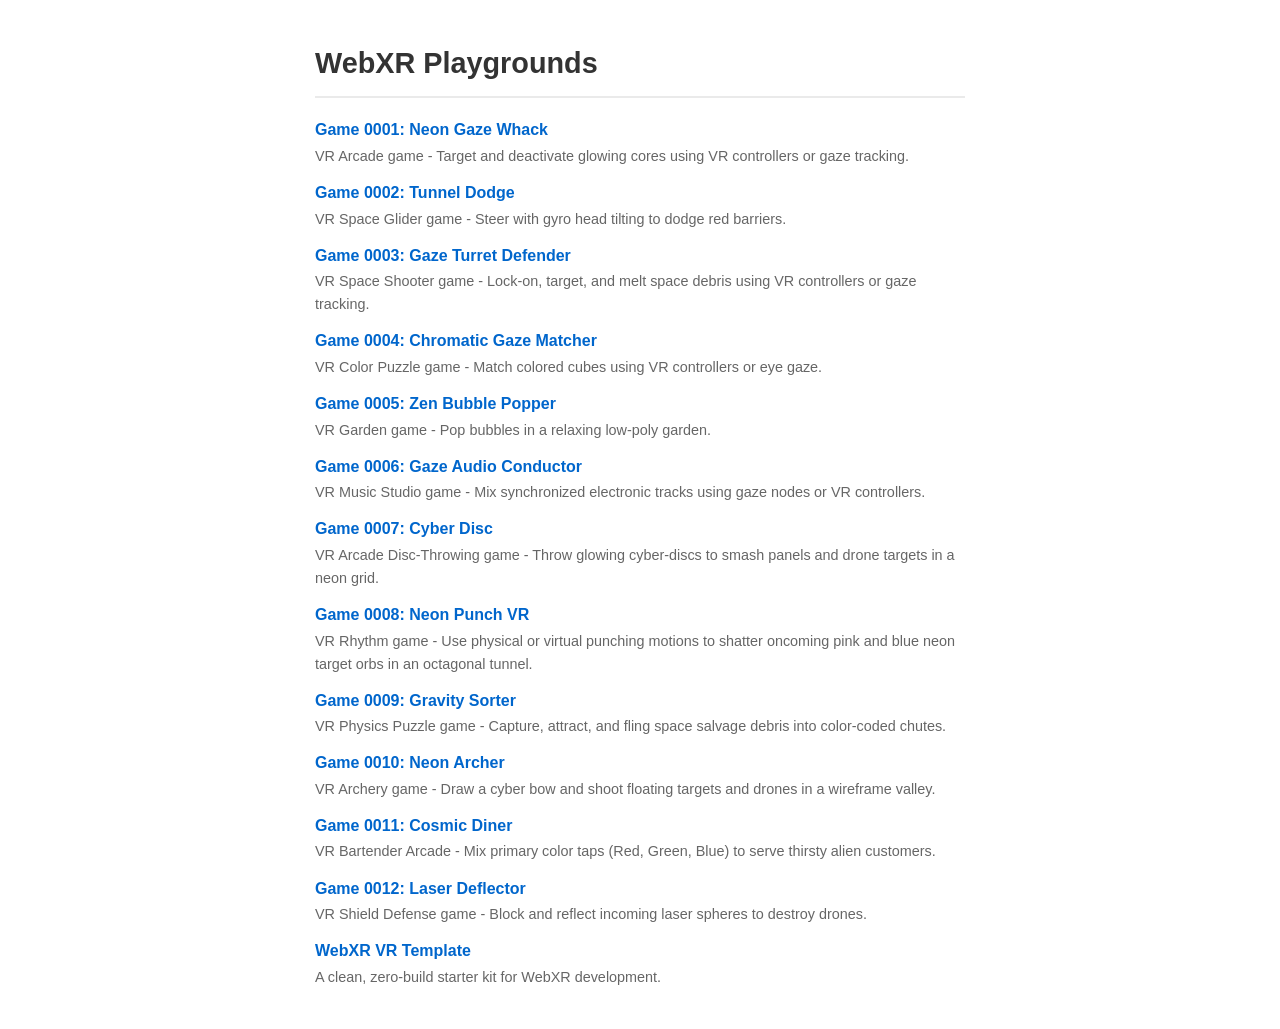
<file: index.html>
<!DOCTYPE html>
<html lang="en">
<head>
    <meta charset="UTF-8">
    <meta name="viewport" content="width=device-width, initial-scale=1.0">
    <title>WebXR Playgrounds</title>
    <style>
        body { font-family: -apple-system, BlinkMacSystemFont, "Segoe UI", Roboto, sans-serif; max-width: 650px; margin: 40px auto; padding: 0 20px; line-height: 1.6; color: #333; }
        h1 { border-bottom: 2px solid #eaeaea; padding-bottom: 10px; font-size: 1.8rem; }
        ul { list-style: none; padding: 0; }
        li { margin: 12px 0; }
        a { text-decoration: none; color: #0066cc; font-weight: 600; }
        a:hover { text-decoration: underline; }
        .desc { color: #666; font-size: 0.9em; display: block; margin-top: 2px; }
    </style>
</head>
<body>
    <h1>WebXR Playgrounds</h1>
    <ul>
        <li><a href="game_0001_neon_whack/">Game 0001: Neon Gaze Whack</a><span class="desc">VR Arcade game - Target and deactivate glowing cores using VR controllers or gaze tracking.</span></li>
        <li><a href="game_0002_tunnel_dodge/">Game 0002: Tunnel Dodge</a><span class="desc">VR Space Glider game - Steer with gyro head tilting to dodge red barriers.</span></li>
        <li><a href="game_0003_gaze_turret/">Game 0003: Gaze Turret Defender</a><span class="desc">VR Space Shooter game - Lock-on, target, and melt space debris using VR controllers or gaze tracking.</span></li>
        <li><a href="game_0004_color_match/">Game 0004: Chromatic Gaze Matcher</a><span class="desc">VR Color Puzzle game - Match colored cubes using VR controllers or eye gaze.</span></li>
        <li><a href="game_0005_bubble_pop/">Game 0005: Zen Bubble Popper</a><span class="desc">VR Garden game - Pop bubbles in a relaxing low-poly garden.</span></li>
        <li><a href="game_0006_music_conductor/">Game 0006: Gaze Audio Conductor</a><span class="desc">VR Music Studio game - Mix synchronized electronic tracks using gaze nodes or VR controllers.</span></li>
        <li><a href="game_0007_cyber_disc/">Game 0007: Cyber Disc</a><span class="desc">VR Arcade Disc-Throwing game - Throw glowing cyber-discs to smash panels and drone targets in a neon grid.</span></li>
        <li><a href="game_0008_neon_punch/">Game 0008: Neon Punch VR</a><span class="desc">VR Rhythm game - Use physical or virtual punching motions to shatter oncoming pink and blue neon target orbs in an octagonal tunnel.</span></li>
        <li><a href="game_0009_gravity_sorter/">Game 0009: Gravity Sorter</a><span class="desc">VR Physics Puzzle game - Capture, attract, and fling space salvage debris into color-coded chutes.</span></li>
        <li><a href="game_0010_neon_archer/">Game 0010: Neon Archer</a><span class="desc">VR Archery game - Draw a cyber bow and shoot floating targets and drones in a wireframe valley.</span></li>
        <li><a href="game_0011_cosmic_diner/">Game 0011: Cosmic Diner</a><span class="desc">VR Bartender Arcade - Mix primary color taps (Red, Green, Blue) to serve thirsty alien customers.</span></li>
        <li><a href="game_0012_laser_deflector/">Game 0012: Laser Deflector</a><span class="desc">VR Shield Defense game - Block and reflect incoming laser spheres to destroy drones.</span></li>
        <li><a href="template/">WebXR VR Template</a><span class="desc">A clean, zero-build starter kit for WebXR development.</span></li>
    </ul>
</body>
</html>
</file>
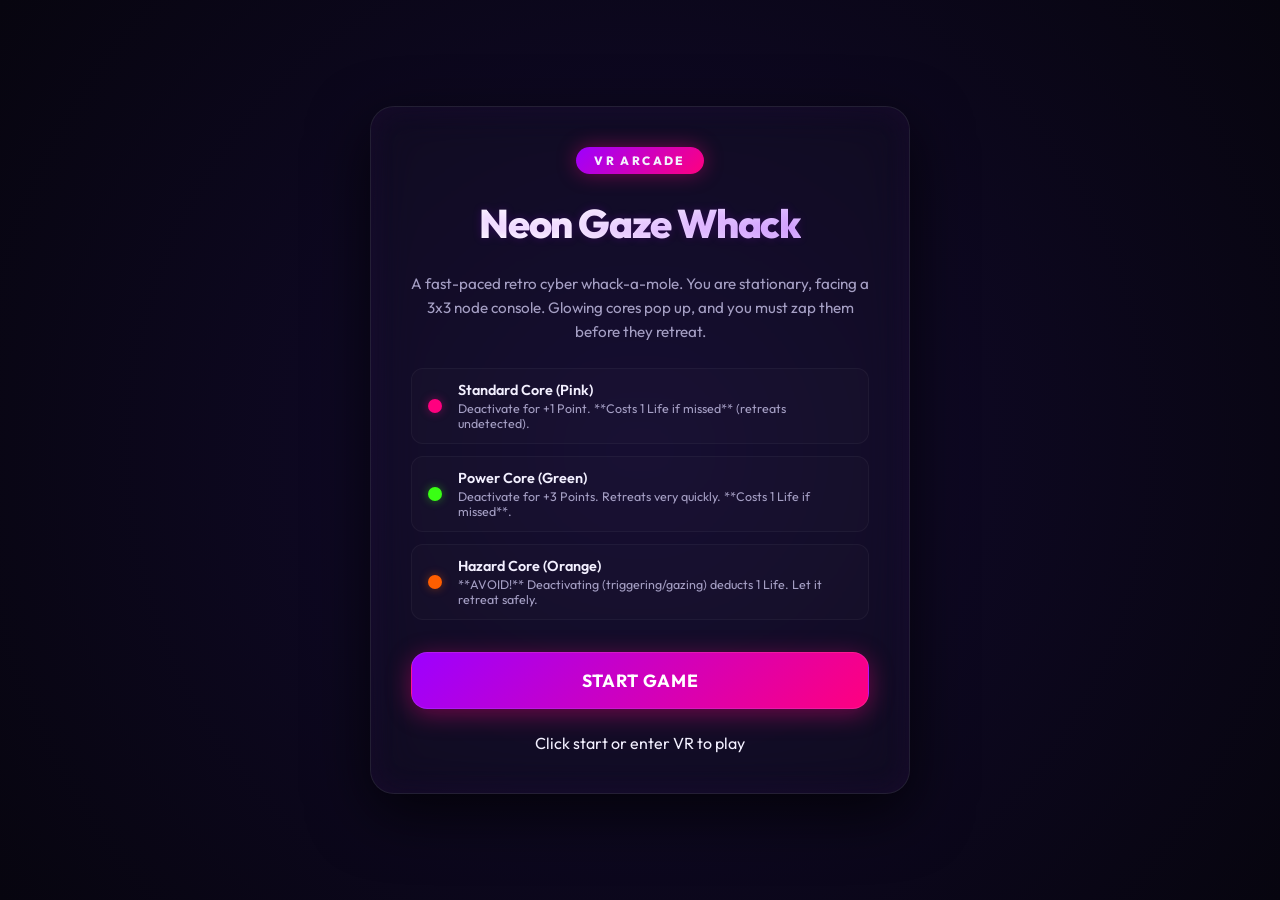
<file: game_0001_neon_whack/index.html>
<!DOCTYPE html>
<html lang="en">
<head>
    <meta charset="UTF-8">
    <meta name="viewport" content="width=device-width, initial-scale=1.0, user-scalable=no">
    <title>Neon Gaze Whack - VR Arcade</title>
    <meta name="description" content="A premium retro-futuristic VR whack-a-mole game. Look to target and deactivate cores using gaze tracking. Hostable on GitHub Pages.">
    
    <!-- Premium Fonts -->
    <link rel="preconnect" href="https://fonts.googleapis.com">
    <link rel="preconnect" href="https://fonts.gstatic.com" crossorigin>
    <link href="https://fonts.googleapis.com/css2?family=Outfit:wght@300;400;600;800&display=swap" rel="stylesheet">
    
    <!-- Core Stylesheet -->
    <link rel="stylesheet" href="./style.css">

    <!-- A-Frame Library CDN (Version 1.6.0 is stable and works with standard WebXR) -->
    <script src="https://aframe.io/releases/1.6.0/aframe.min.js"></script>
</head>
<body>

    <!-- 2D HTML Dashboard / Screen UI Overlay -->
    <div id="ui-layer" class="ui-layer">
        
        <!-- Start Game Panel -->
        <div id="panel-start" class="overlay-panel">
            <div class="logo-badge">VR Arcade</div>
            <h1>Neon Gaze Whack</h1>
            <p class="subtitle">A fast-paced retro cyber whack-a-mole. You are stationary, facing a 3x3 node console. Glowing cores pop up, and you must zap them before they retreat.</p>
            
            <div class="guide-container">
                <div class="guide-item">
                    <div class="guide-color-indicator guide-pink"></div>
                    <div class="guide-item-text">
                        <h3>Standard Core (Pink)</h3>
                        <p>Deactivate for +1 Point. **Costs 1 Life if missed** (retreats undetected).</p>
                    </div>
                </div>
                <div class="guide-item">
                    <div class="guide-color-indicator guide-green"></div>
                    <div class="guide-item-text">
                        <h3>Power Core (Green)</h3>
                        <p>Deactivate for +3 Points. Retreats very quickly. **Costs 1 Life if missed**.</p>
                    </div>
                </div>
                <div class="guide-item">
                    <div class="guide-color-indicator guide-orange"></div>
                    <div class="guide-item-text">
                        <h3>Hazard Core (Orange)</h3>
                        <p>**AVOID!** Deactivating (triggering/gazing) deducts 1 Life. Let it retreat safely.</p>
                    </div>
                </div>
            </div>

            <button id="btn-start" class="btn btn-pink">Start Game</button>
            <div class="status-msg">Click start or enter VR to play</div>
        </div>

        <!-- Game Over Panel -->
        <div id="panel-gameover" class="overlay-panel hidden">
            <div class="logo-badge" style="background: linear-gradient(135deg, var(--neon-orange), var(--neon-pink)); box-shadow: 0 0 20px var(--neon-orange-glow);">System Offline</div>
            <h1>Game Over</h1>
            <p class="subtitle">The core console has overloaded.</p>
            
            <div class="stats-list">
                <div class="stats-row">
                    <span class="stats-label">Final Score:</span>
                    <span id="stat-final-score" class="stats-value">0</span>
                </div>
                <div class="stats-row">
                    <span class="stats-label">Personal Best:</span>
                    <span id="stat-high-score" class="stats-value">0</span>
                </div>
                <div id="new-record-indicator" class="stats-row hidden">
                    <span class="stats-new-record" style="width: 100%; text-align: center;">🎉 NEW HIGH SCORE RECORD! 🎉</span>
                </div>
            </div>

            <button id="btn-restart" class="btn btn-pink" style="background: linear-gradient(135deg, var(--neon-cyan) 0%, var(--neon-purple) 100%); box-shadow: 0 5px 25px var(--neon-cyan-glow);">Reboot System</button>
        </div>
    </div>

    <!-- HUD Overlay for Screen Players -->
    <div id="hud" class="hud-container hidden">
        <div id="hud-score" class="hud-panel">
            <span class="hud-label">Score</span>
            <span id="hud-score-val" class="hud-value">000</span>
        </div>
        <div id="hud-lives" class="hud-panel">
            <span class="hud-label">Integrity</span>
            <div id="lives-container" class="lives-indicator">
                <div class="heart-icon"></div>
                <div class="heart-icon"></div>
                <div class="heart-icon"></div>
            </div>
        </div>
        <div id="hud-highscore" class="hud-panel">
            <span class="hud-label">Best</span>
            <span id="hud-highscore-val" class="hud-value">000</span>
        </div>
    </div>

    <!-- 3D VR Scene -->
    <!-- A-Frame Scene (No wrapping div to ensure all mouse events reach the canvas directly) -->
    <a-scene embedded="false" vr-mode-ui="enabled: true" renderer="antialias: true; colorManagement: true;" cursor="rayOrigin: mouse" raycaster="objects: .target">
            
            <!-- Asset Preloading -->
            <a-assets>
                <!-- We can define mixins or textures here if needed, but keeping it script-driven -->
            </a-assets>

            <!-- Lighting Configuration -->
            <!-- Ambient environment light -->
            <a-entity light="type: ambient; color: #1e163b; intensity: 0.8"></a-entity>
            <!-- Direct key light casting soft glows -->
            <a-entity light="type: directional; color: #b58eff; intensity: 1.2; castShadow: true" position="2 4 3"></a-entity>
            <!-- Point light glowing near the console panel -->
            <a-entity id="console-glow" light="type: point; color: #ff007f; intensity: 0.5; distance: 4" position="0 1.4 -1.5"></a-entity>

            <!-- Retro Holodeck Space Grid (Floor & Ceiling) -->
            <a-plane position="0 0 0" rotation="-90 0 0" width="100" height="100" color="#ff007f" wireframe="true" material="shader: flat; opacity: 0.08"></a-plane>
            <a-plane position="0 4 0" rotation="90 0 0" width="100" height="100" color="#00f3ff" wireframe="true" material="shader: flat; opacity: 0.08"></a-plane>
            
            <!-- Starry cosmic skybox background -->
            <a-sky color="#07050f"></a-sky>

            <!-- Interactive 3D VR START / RESTART Overlays (Rendered in-world for VR Headsets) -->
            <a-entity id="vr-ui-container">
                <!-- 3D Start Button Panel -->
                <a-box id="vr-btn-start" class="target" position="0 1.4 -1.8" width="1.1" height="0.4" depth="0.1" color="#ff007f" 
                       material="roughness: 0.4; metalness: 0.8; emissive: #ff007f; emissiveIntensity: 0.6"
                       animation__hover="property: scale; to: 1.05 1.05 1.05; dur: 200; startEvents: mouseenter"
                       animation__leave="property: scale; to: 1 1 1; dur: 200; startEvents: mouseleave">
                    <!-- Text on button -->
                    <a-text id="vr-btn-start-text" value="CLICK TO START" align="center" color="#ffffff" width="3.2" font="kandoo" position="0 0.02 0.06" material="shader: flat;"></a-text>
                </a-box>

                <!-- 3D Restart Button Panel (Starts hidden) -->
                <a-box id="vr-btn-restart" class="target" position="0 1.4 -1.8" width="1.1" height="0.4" depth="0.1" color="#00f3ff" 
                       material="roughness: 0.4; metalness: 0.8; emissive: #00f3ff; emissiveIntensity: 0.6" scale="0.001 0.001 0.001" visible="false"
                       animation__hover="property: scale; to: 1.05 1.05 1.05; dur: 200; startEvents: mouseenter"
                       animation__leave="property: scale; to: 1 1 1; dur: 200; startEvents: mouseleave">
                    <!-- Text on button -->
                    <a-text id="vr-btn-restart-text" value="GAME OVER\nCLICK TO RESTART" align="center" color="#ffffff" width="3.2" font="kandoo" position="0 0.02 0.06" material="shader: flat;"></a-text>
                </a-box>

                <!-- Floating VR Score HUD (Always visible above the board in VR) -->
                <a-entity id="vr-hud" position="0 2.6 -2.3" visible="false">
                    <!-- Score text -->
                    <a-text id="vr-hud-score" value="SCORE: 000" align="center" color="#00f3ff" width="4.5" font="kandoo" position="0 0.1 0" material="shader: flat;"></a-text>
                    <!-- Lives text -->
                    <a-text id="vr-hud-lives" value="INTEGRITY: III" align="center" color="#ff007f" width="4" font="kandoo" position="0 -0.1 0" material="shader: flat;"></a-text>
                </a-entity>
            </a-entity>

            <!-- The Core Console Board (3x3 grid panel) -->
            <!-- Placed at y=1.35m, z=-2.8m, scaled to 0.85, tilted 10 degrees back towards camera to fit screen/FOV better -->
            <a-entity id="board" position="0 1.35 -2.8" scale="0.85 0.85 0.85" rotation="-10 0 0">
                <!-- Large Metallic Panel Base -->
                <a-box position="0 0 -0.04" width="1.8" height="1.8" depth="0.08" color="#110d24" material="roughness: 0.6; metalness: 0.8"></a-box>
                
                <!-- Glowing Cyan Border Strips -->
                <a-box position="0 0.9 0" width="1.84" height="0.02" depth="0.02" color="#00f3ff" material="shader: flat; emissive: #00f3ff; emissiveIntensity: 0.8"></a-box>
                <a-box position="0 -0.9 0" width="1.84" height="0.02" depth="0.02" color="#00f3ff" material="shader: flat; emissive: #00f3ff; emissiveIntensity: 0.8"></a-box>
                <a-box position="0.9 0 0" width="0.02" height="1.84" depth="0.02" color="#ff007f" material="shader: flat; emissive: #ff007f; emissiveIntensity: 0.8"></a-box>
                <a-box position="-0.9 0 0" width="0.02" height="1.84" depth="0.02" color="#ff007f" material="shader: flat; emissive: #ff007f; emissiveIntensity: 0.8"></a-box>

                <!-- 3D Side HUD Left Panel (Score & Best) -->
                <!-- x=-1.1 keeps it very close to the board's left border (at x=-0.9) to comfortably support FoV <= 90deg -->
                <a-entity position="-1.1 0 0">
                    <a-box width="0.32" height="0.8" depth="0.06" color="#110d24" material="roughness: 0.6; metalness: 0.8"></a-box>
                    <a-box position="-0.16 0 0.01" width="0.01" height="0.82" depth="0.02" color="#00f3ff" material="shader: flat; emissive: #00f3ff; emissiveIntensity: 0.8"></a-box>
                    <!-- Score Text -->
                    <a-text value="SCORE" align="center" color="#a59fc4" width="1.5" font="kandoo" position="0 0.25 0.04" material="shader: flat;"></a-text>
                    <a-text id="side-hud-score" value="000" align="center" color="#00f3ff" width="3.5" font="kandoo" position="0 0.1 0.04" material="shader: flat;"></a-text>
                    
                    <!-- Best Score Text -->
                    <a-text value="BEST" align="center" color="#a59fc4" width="1.5" font="kandoo" position="0 -0.15 0.04" material="shader: flat;"></a-text>
                    <a-text id="side-hud-highscore" value="000" align="center" color="#9d00ff" width="3.5" font="kandoo" position="0 -0.3 0.04" material="shader: flat;"></a-text>
                </a-entity>

                <!-- 3D Side HUD Right Panel (Integrity / Lives) -->
                <!-- x=1.1 keeps it very close to the board's right border (at x=0.9) to comfortably support FoV <= 90deg -->
                <a-entity position="1.1 0 0">
                    <a-box width="0.32" height="0.8" depth="0.06" color="#110d24" material="roughness: 0.6; metalness: 0.8"></a-box>
                    <a-box position="0.16 0 0.01" width="0.01" height="0.82" depth="0.02" color="#ff007f" material="shader: flat; emissive: #ff007f; emissiveIntensity: 0.8"></a-box>
                    <!-- Lives Text -->
                    <a-text value="INTEGRITY" align="center" color="#a59fc4" width="1.5" font="kandoo" position="0 0.2 0.04" material="shader: flat;"></a-text>
                    <a-text id="side-hud-lives" value="III" align="center" color="#ff007f" width="3.8" font="kandoo" position="0 -0.05 0.04" material="shader: flat;"></a-text>
                </a-entity>

                <!-- Grid Node 0: Top-Left [x=-0.5, y=0.5] -->
                <a-entity position="-0.5 0.5 0">
                    <a-ring color="#2d2254" radius-inner="0.16" radius-outer="0.19" position="0 0 0.01" material="roughness: 0.5; metalness: 0.7"></a-ring>
                    <a-circle color="#07050f" radius="0.16" position="0 0 0.005" material="roughness: 1"></a-circle>
                    <a-cylinder class="target target-core" data-node="0" radius="0.15" height="0.3" position="0 0 -0.15" rotation="90 0 0" color="#ff007f"
                                material="roughness: 0.3; metalness: 0.3; emissive: #ff007f; emissiveIntensity: 0.5"></a-cylinder>
                    <a-ring class="ripple-ring" color="#ff007f" radius-inner="0.15" radius-outer="0.17" position="0 0 0.02" visible="false" material="shader: flat; opacity: 0.8"
                            animation__scale="property: scale; from: 1 1 1; to: 2.2 2.2 2.2; dur: 250; startEvents: whack"
                            animation__fade="property: material.opacity; from: 0.8; to: 0; dur: 250; startEvents: whack"></a-ring>
                    <a-ring class="miss-ring" color="#ff0000" radius-inner="0.15" radius-outer="0.17" position="0 0 0.02" visible="false" material="shader: flat; opacity: 0.8"
                            animation__scale="property: scale; from: 1 1 1; to: 1.8 1.8 1.8; dur: 350; startEvents: miss"
                            animation__fade="property: material.opacity; from: 0.8; to: 0; dur: 350; startEvents: miss"></a-ring>
                </a-entity>

                <!-- Grid Node 1: Top-Center [x=0, y=0.5] -->
                <a-entity position="0 0.5 0">
                    <a-ring color="#2d2254" radius-inner="0.16" radius-outer="0.19" position="0 0 0.01" material="roughness: 0.5; metalness: 0.7"></a-ring>
                    <a-circle color="#07050f" radius="0.16" position="0 0 0.005" material="roughness: 1"></a-circle>
                    <a-cylinder class="target target-core" data-node="1" radius="0.15" height="0.3" position="0 0 -0.15" rotation="90 0 0" color="#ff007f"
                                material="roughness: 0.3; metalness: 0.3; emissive: #ff007f; emissiveIntensity: 0.5"></a-cylinder>
                    <a-ring class="ripple-ring" color="#ff007f" radius-inner="0.15" radius-outer="0.17" position="0 0 0.02" visible="false" material="shader: flat; opacity: 0.8"
                            animation__scale="property: scale; from: 1 1 1; to: 2.2 2.2 2.2; dur: 250; startEvents: whack"
                            animation__fade="property: material.opacity; from: 0.8; to: 0; dur: 250; startEvents: whack"></a-ring>
                    <a-ring class="miss-ring" color="#ff0000" radius-inner="0.15" radius-outer="0.17" position="0 0 0.02" visible="false" material="shader: flat; opacity: 0.8"
                            animation__scale="property: scale; from: 1 1 1; to: 1.8 1.8 1.8; dur: 350; startEvents: miss"
                            animation__fade="property: material.opacity; from: 0.8; to: 0; dur: 350; startEvents: miss"></a-ring>
                </a-entity>

                <!-- Grid Node 2: Top-Right [x=0.5, y=0.5] -->
                <a-entity position="0.5 0.5 0">
                    <a-ring color="#2d2254" radius-inner="0.16" radius-outer="0.19" position="0 0 0.01" material="roughness: 0.5; metalness: 0.7"></a-ring>
                    <a-circle color="#07050f" radius="0.16" position="0 0 0.005" material="roughness: 1"></a-circle>
                    <a-cylinder class="target target-core" data-node="2" radius="0.15" height="0.3" position="0 0 -0.15" rotation="90 0 0" color="#ff007f"
                                material="roughness: 0.3; metalness: 0.3; emissive: #ff007f; emissiveIntensity: 0.5"></a-cylinder>
                    <a-ring class="ripple-ring" color="#ff007f" radius-inner="0.15" radius-outer="0.17" position="0 0 0.02" visible="false" material="shader: flat; opacity: 0.8"
                            animation__scale="property: scale; from: 1 1 1; to: 2.2 2.2 2.2; dur: 250; startEvents: whack"
                            animation__fade="property: material.opacity; from: 0.8; to: 0; dur: 250; startEvents: whack"></a-ring>
                    <a-ring class="miss-ring" color="#ff0000" radius-inner="0.15" radius-outer="0.17" position="0 0 0.02" visible="false" material="shader: flat; opacity: 0.8"
                            animation__scale="property: scale; from: 1 1 1; to: 1.8 1.8 1.8; dur: 350; startEvents: miss"
                            animation__fade="property: material.opacity; from: 0.8; to: 0; dur: 350; startEvents: miss"></a-ring>
                </a-entity>

                <!-- Grid Node 3: Middle-Left [x=-0.5, y=0] -->
                <a-entity position="-0.5 0 0">
                    <a-ring color="#2d2254" radius-inner="0.16" radius-outer="0.19" position="0 0 0.01" material="roughness: 0.5; metalness: 0.7"></a-ring>
                    <a-circle color="#07050f" radius="0.16" position="0 0 0.005" material="roughness: 1"></a-circle>
                    <a-cylinder class="target target-core" data-node="3" radius="0.15" height="0.3" position="0 0 -0.15" rotation="90 0 0" color="#ff007f"
                                material="roughness: 0.3; metalness: 0.3; emissive: #ff007f; emissiveIntensity: 0.5"></a-cylinder>
                    <a-ring class="ripple-ring" color="#ff007f" radius-inner="0.15" radius-outer="0.17" position="0 0 0.02" visible="false" material="shader: flat; opacity: 0.8"
                            animation__scale="property: scale; from: 1 1 1; to: 2.2 2.2 2.2; dur: 250; startEvents: whack"
                            animation__fade="property: material.opacity; from: 0.8; to: 0; dur: 250; startEvents: whack"></a-ring>
                    <a-ring class="miss-ring" color="#ff0000" radius-inner="0.15" radius-outer="0.17" position="0 0 0.02" visible="false" material="shader: flat; opacity: 0.8"
                            animation__scale="property: scale; from: 1 1 1; to: 1.8 1.8 1.8; dur: 350; startEvents: miss"
                            animation__fade="property: material.opacity; from: 0.8; to: 0; dur: 350; startEvents: miss"></a-ring>
                </a-entity>

                <!-- Grid Node 4: Middle-Center [x=0, y=0] -->
                <a-entity position="0 0 0">
                    <a-ring color="#2d2254" radius-inner="0.16" radius-outer="0.19" position="0 0 0.01" material="roughness: 0.5; metalness: 0.7"></a-ring>
                    <a-circle color="#07050f" radius="0.16" position="0 0 0.005" material="roughness: 1"></a-circle>
                    <a-cylinder class="target target-core" data-node="4" radius="0.15" height="0.3" position="0 0 -0.15" rotation="90 0 0" color="#ff007f"
                                material="roughness: 0.3; metalness: 0.3; emissive: #ff007f; emissiveIntensity: 0.5"></a-cylinder>
                    <a-ring class="ripple-ring" color="#ff007f" radius-inner="0.15" radius-outer="0.17" position="0 0 0.02" visible="false" material="shader: flat; opacity: 0.8"
                            animation__scale="property: scale; from: 1 1 1; to: 2.2 2.2 2.2; dur: 250; startEvents: whack"
                            animation__fade="property: material.opacity; from: 0.8; to: 0; dur: 250; startEvents: whack"></a-ring>
                    <a-ring class="miss-ring" color="#ff0000" radius-inner="0.15" radius-outer="0.17" position="0 0 0.02" visible="false" material="shader: flat; opacity: 0.8"
                            animation__scale="property: scale; from: 1 1 1; to: 1.8 1.8 1.8; dur: 350; startEvents: miss"
                            animation__fade="property: material.opacity; from: 0.8; to: 0; dur: 350; startEvents: miss"></a-ring>
                </a-entity>

                <!-- Grid Node 5: Middle-Right [x=0.5, y=0] -->
                <a-entity position="0.5 0 0">
                    <a-ring color="#2d2254" radius-inner="0.16" radius-outer="0.19" position="0 0 0.01" material="roughness: 0.5; metalness: 0.7"></a-ring>
                    <a-circle color="#07050f" radius="0.16" position="0 0 0.005" material="roughness: 1"></a-circle>
                    <a-cylinder class="target target-core" data-node="5" radius="0.15" height="0.3" position="0 0 -0.15" rotation="90 0 0" color="#ff007f"
                                material="roughness: 0.3; metalness: 0.3; emissive: #ff007f; emissiveIntensity: 0.5"></a-cylinder>
                    <a-ring class="ripple-ring" color="#ff007f" radius-inner="0.15" radius-outer="0.17" position="0 0 0.02" visible="false" material="shader: flat; opacity: 0.8"
                            animation__scale="property: scale; from: 1 1 1; to: 2.2 2.2 2.2; dur: 250; startEvents: whack"
                            animation__fade="property: material.opacity; from: 0.8; to: 0; dur: 250; startEvents: whack"></a-ring>
                    <a-ring class="miss-ring" color="#ff0000" radius-inner="0.15" radius-outer="0.17" position="0 0 0.02" visible="false" material="shader: flat; opacity: 0.8"
                            animation__scale="property: scale; from: 1 1 1; to: 1.8 1.8 1.8; dur: 350; startEvents: miss"
                            animation__fade="property: material.opacity; from: 0.8; to: 0; dur: 350; startEvents: miss"></a-ring>
                </a-entity>

                <!-- Grid Node 6: Bottom-Left [x=-0.5, y=-0.5] -->
                <a-entity position="-0.5 -0.5 0">
                    <a-ring color="#2d2254" radius-inner="0.16" radius-outer="0.19" position="0 0 0.01" material="roughness: 0.5; metalness: 0.7"></a-ring>
                    <a-circle color="#07050f" radius="0.16" position="0 0 0.005" material="roughness: 1"></a-circle>
                    <a-cylinder class="target target-core" data-node="6" radius="0.15" height="0.3" position="0 0 -0.15" rotation="90 0 0" color="#ff007f"
                                material="roughness: 0.3; metalness: 0.3; emissive: #ff007f; emissiveIntensity: 0.5"></a-cylinder>
                    <a-ring class="ripple-ring" color="#ff007f" radius-inner="0.15" radius-outer="0.17" position="0 0 0.02" visible="false" material="shader: flat; opacity: 0.8"
                            animation__scale="property: scale; from: 1 1 1; to: 2.2 2.2 2.2; dur: 250; startEvents: whack"
                            animation__fade="property: material.opacity; from: 0.8; to: 0; dur: 250; startEvents: whack"></a-ring>
                    <a-ring class="miss-ring" color="#ff0000" radius-inner="0.15" radius-outer="0.17" position="0 0 0.02" visible="false" material="shader: flat; opacity: 0.8"
                            animation__scale="property: scale; from: 1 1 1; to: 1.8 1.8 1.8; dur: 350; startEvents: miss"
                            animation__fade="property: material.opacity; from: 0.8; to: 0; dur: 350; startEvents: miss"></a-ring>
                </a-entity>

                <!-- Grid Node 7: Bottom-Center [x=0, y=-0.5] -->
                <a-entity position="0 -0.5 0">
                    <a-ring color="#2d2254" radius-inner="0.16" radius-outer="0.19" position="0 0 0.01" material="roughness: 0.5; metalness: 0.7"></a-ring>
                    <a-circle color="#07050f" radius="0.16" position="0 0 0.005" material="roughness: 1"></a-circle>
                    <a-cylinder class="target target-core" data-node="7" radius="0.15" height="0.3" position="0 0 -0.15" rotation="90 0 0" color="#ff007f"
                                material="roughness: 0.3; metalness: 0.3; emissive: #ff007f; emissiveIntensity: 0.5"></a-cylinder>
                    <a-ring class="ripple-ring" color="#ff007f" radius-inner="0.15" radius-outer="0.17" position="0 0 0.02" visible="false" material="shader: flat; opacity: 0.8"
                            animation__scale="property: scale; from: 1 1 1; to: 2.2 2.2 2.2; dur: 250; startEvents: whack"
                            animation__fade="property: material.opacity; from: 0.8; to: 0; dur: 250; startEvents: whack"></a-ring>
                    <a-ring class="miss-ring" color="#ff0000" radius-inner="0.15" radius-outer="0.17" position="0 0 0.02" visible="false" material="shader: flat; opacity: 0.8"
                            animation__scale="property: scale; from: 1 1 1; to: 1.8 1.8 1.8; dur: 350; startEvents: miss"
                            animation__fade="property: material.opacity; from: 0.8; to: 0; dur: 350; startEvents: miss"></a-ring>
                </a-entity>

                <!-- Grid Node 8: Bottom-Right [x=0.5, y=-0.5] -->
                <a-entity position="0.5 -0.5 0">
                    <a-ring color="#2d2254" radius-inner="0.16" radius-outer="0.19" position="0 0 0.01" material="roughness: 0.5; metalness: 0.7"></a-ring>
                    <a-circle color="#07050f" radius="0.16" position="0 0 0.005" material="roughness: 1"></a-circle>
                    <a-cylinder class="target target-core" data-node="8" radius="0.15" height="0.3" position="0 0 -0.15" rotation="90 0 0" color="#ff007f"
                                material="roughness: 0.3; metalness: 0.3; emissive: #ff007f; emissiveIntensity: 0.5"></a-cylinder>
                    <a-ring class="ripple-ring" color="#ff007f" radius-inner="0.15" radius-outer="0.17" position="0 0 0.02" visible="false" material="shader: flat; opacity: 0.8"
                            animation__scale="property: scale; from: 1 1 1; to: 2.2 2.2 2.2; dur: 250; startEvents: whack"
                            animation__fade="property: material.opacity; from: 0.8; to: 0; dur: 250; startEvents: whack"></a-ring>
                    <a-ring class="miss-ring" color="#ff0000" radius-inner="0.15" radius-outer="0.17" position="0 0 0.02" visible="false" material="shader: flat; opacity: 0.8"
                            animation__scale="property: scale; from: 1 1 1; to: 1.8 1.8 1.8; dur: 350; startEvents: miss"
                            animation__fade="property: material.opacity; from: 0.8; to: 0; dur: 350; startEvents: miss"></a-ring>
                </a-entity>
            </a-entity>

            <!-- Player Rig: Camera + Reticle Gaze Cursor -->
            <!-- Player Rig: Camera (No gaze cursor reticle) -->
            <a-entity id="rig" position="0 0 0">
                <a-camera id="camera" look-controls="pointerLockEnabled: false" wasd-controls="enabled: false"></a-camera>
                <!-- VR Tracked Controllers -->
                <a-entity id="left-hand" laser-controls="hand: left" raycaster="objects: .target; far: 5; showLine: true;" line="color: #00f3ff; opacity: 0.8;"></a-entity>
                <a-entity id="right-hand" laser-controls="hand: right" raycaster="objects: .target; far: 5; showLine: true;" line="color: #ff007f; opacity: 0.8;"></a-entity>
            </a-entity>

        </a-scene>

    <!-- Application Script -->
    <script defer src="./app.js"></script>
</body>
</html>
</file>
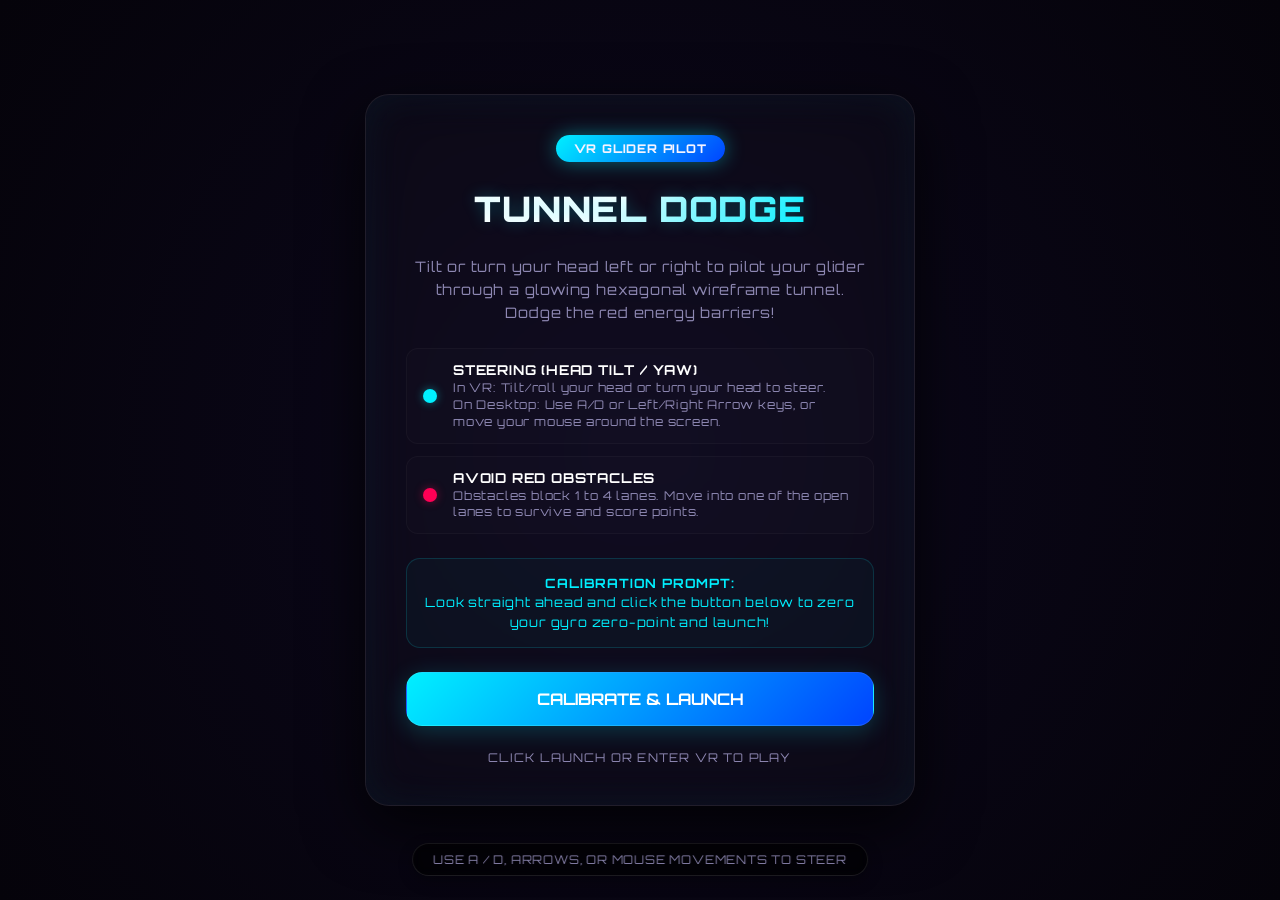
<file: game_0002_tunnel_dodge/index.html>
<!DOCTYPE html>
<html lang="en">
<head>
    <meta charset="UTF-8">
    <meta name="viewport" content="width=device-width, initial-scale=1.0, user-scalable=no">
    <title>Gyro Tunnel Dodge - VR Space Glider</title>
    <meta name="description" content="An endless-runner style WebVR space glider game. Steer with gyro head tilting to dodge red barriers. Hostable on GitHub Pages.">
    
    <!-- Premium Fonts -->
    <link rel="preconnect" href="https://fonts.googleapis.com">
    <link rel="preconnect" href="https://fonts.gstatic.com" crossorigin>
    <link href="https://fonts.googleapis.com/css2?family=Orbitron:wght@400;700;900&family=Outfit:wght@300;400;600&display=swap" rel="stylesheet">
    
    <!-- A-Frame Library CDN (v1.6.0 is stable and supports WebXR) -->
    <script src="https://aframe.io/releases/1.6.0/aframe.min.js"></script>

    <!-- Embedded CSS Styling -->
    <style>
        /* --- Gyro Tunnel Dodge CSS Styling --- */

        :root {
            --bg-dark: #05030a;
            --bg-gradient: radial-gradient(circle at 50% 50%, #0c081d 0%, #05030a 100%);
            
            /* Cyber/Neon Palette */
            --neon-cyan: #00f0ff;
            --neon-cyan-glow: rgba(0, 240, 255, 0.4);
            --neon-pink: #ff0055;
            --neon-pink-glow: rgba(255, 0, 85, 0.4);
            --neon-orange: #ff7700;
            --neon-orange-glow: rgba(255, 119, 0, 0.4);
            --neon-green: #39ff14;
            --neon-green-glow: rgba(57, 255, 20, 0.4);
            
            --text-primary: #f5f3ff;
            --text-secondary: #8e88b3;
            
            --glass-bg: rgba(255, 255, 255, 0.02);
            --glass-border: rgba(255, 255, 255, 0.08);
            --glass-glow: rgba(0, 240, 255, 0.05);
            
            --font-cyber: 'Orbitron', -apple-system, BlinkMacSystemFont, "Segoe UI", Roboto, sans-serif;
            --transition-smooth: all 0.25s cubic-bezier(0.4, 0, 0.2, 1);
        }

        /* Base resets */
        * {
            box-sizing: border-box;
            margin: 0;
            padding: 0;
        }

        body, html {
            width: 100%;
            height: 100%;
            overflow: hidden;
            background-color: var(--bg-dark);
            background: var(--bg-gradient);
            color: var(--text-primary);
            font-family: var(--font-cyber);
            letter-spacing: 0.05em;
            -webkit-font-smoothing: antialiased;
        }

        /* 3D Canvas viewport container */
        #scene-container {
            position: absolute;
            top: 0;
            left: 0;
            width: 100%;
            height: 100%;
            z-index: 1;
        }

        /* 2D HUD UI container */
        .ui-layer {
            position: absolute;
            top: 0;
            left: 0;
            width: 100%;
            height: 100%;
            z-index: 10;
            display: flex;
            justify-content: center;
            align-items: center;
            pointer-events: none;
        }

        /* Common UI Panel */
        .overlay-panel {
            pointer-events: auto; /* Allow button clicks */
            background: var(--glass-bg);
            border: 1px solid var(--glass-border);
            border-radius: 24px;
            padding: 40px;
            max-width: 550px;
            width: 90%;
            box-shadow: 0 20px 60px rgba(0, 0, 0, 0.8), 
                        inset 0 0 40px var(--glass-glow);
            backdrop-filter: blur(25px);
            -webkit-backdrop-filter: blur(25px);
            display: flex;
            flex-direction: column;
            align-items: center;
            text-align: center;
            gap: 24px;
            transition: var(--transition-smooth);
            animation: zoomIn 0.6s cubic-bezier(0.165, 0.84, 0.44, 1);
        }

        .overlay-panel.hidden {
            opacity: 0;
            transform: scale(0.9) translateY(20px);
            pointer-events: none;
            display: none !important;
        }

        /* Badges & Headers */
        .logo-badge {
            background: linear-gradient(135deg, var(--neon-cyan), #0044ff);
            padding: 6px 18px;
            border-radius: 100px;
            font-size: 0.75rem;
            font-weight: 800;
            text-transform: uppercase;
            box-shadow: 0 0 20px var(--neon-cyan-glow);
            animation: neonPulse 2s infinite alternate;
        }

        h1 {
            font-size: 2.2rem;
            font-weight: 900;
            text-transform: uppercase;
            background: linear-gradient(135deg, #ffffff 40%, var(--neon-cyan) 100%);
            -webkit-background-clip: text;
            -webkit-text-fill-color: transparent;
            text-shadow: 0 0 15px rgba(0, 240, 255, 0.25);
        }

        .subtitle {
            color: var(--text-secondary);
            font-size: 0.9rem;
            line-height: 1.6;
        }

        /* Instructions lists */
        .guide-container {
            display: flex;
            flex-direction: column;
            gap: 12px;
            width: 100%;
            text-align: left;
        }

        .guide-item {
            background: rgba(255, 255, 255, 0.01);
            border: 1px solid rgba(255, 255, 255, 0.03);
            border-radius: 12px;
            padding: 12px 16px;
            display: flex;
            align-items: center;
            gap: 16px;
        }

        .guide-indicator {
            width: 14px;
            height: 14px;
            border-radius: 50%;
            flex-shrink: 0;
        }

        .indicator-cyan {
            background-color: var(--neon-cyan);
            box-shadow: 0 0 10px var(--neon-cyan-glow);
        }

        .indicator-pink {
            background-color: var(--neon-pink);
            box-shadow: 0 0 10px var(--neon-pink-glow);
        }

        .indicator-orange {
            background-color: var(--neon-orange);
            box-shadow: 0 0 10px var(--neon-orange-glow);
        }

        .guide-text h3 {
            font-size: 0.85rem;
            font-weight: 700;
            margin-bottom: 2px;
            color: #fff;
            text-transform: uppercase;
        }

        .guide-text p {
            font-size: 0.75rem;
            color: var(--text-secondary);
            line-height: 1.4;
        }

        /* Calibration Instructions */
        .calib-box {
            background: rgba(0, 240, 255, 0.03);
            border: 1px solid rgba(0, 240, 255, 0.15);
            border-radius: 14px;
            padding: 15px;
            width: 100%;
            font-size: 0.8rem;
            color: var(--neon-cyan);
            text-align: center;
            line-height: 1.5;
        }

        /* Buttons */
        .btn {
            font-family: var(--font-cyber);
            font-size: 1rem;
            font-weight: 700;
            padding: 16px 36px;
            border-radius: 16px;
            border: 1px solid rgba(255, 255, 255, 0.1);
            cursor: pointer;
            transition: var(--transition-smooth);
            text-transform: uppercase;
            width: 100%;
            display: flex;
            justify-content: center;
            align-items: center;
            gap: 10px;
        }

        .btn-cyan {
            background: linear-gradient(135deg, var(--neon-cyan) 0%, #0044ff 100%);
            color: #fff;
            box-shadow: 0 5px 25px rgba(0, 240, 255, 0.2);
        }

        .btn-cyan:hover {
            transform: translateY(-2px);
            box-shadow: 0 8px 30px rgba(0, 240, 255, 0.4);
            border-color: rgba(255, 255, 255, 0.25);
        }

        .btn-cyan:active {
            transform: translateY(1px);
        }

        .btn-pink {
            background: linear-gradient(135deg, var(--neon-pink) 0%, #aa0044 100%);
            color: #fff;
            box-shadow: 0 5px 25px rgba(255, 0, 85, 0.2);
        }

        .btn-pink:hover {
            transform: translateY(-2px);
            box-shadow: 0 8px 30px rgba(255, 0, 85, 0.4);
            border-color: rgba(255, 255, 255, 0.25);
        }

        .btn-pink:active {
            transform: translateY(1px);
        }

        /* Status message */
        .status-msg {
            font-size: 0.75rem;
            color: var(--text-secondary);
            text-transform: uppercase;
            letter-spacing: 0.1em;
        }

        /* 2D HUD Overlays for screen mode */
        .hud-container {
            position: absolute;
            top: 24px;
            left: 24px;
            right: 24px;
            z-index: 5;
            display: flex;
            justify-content: space-between;
            pointer-events: none;
            transition: opacity 0.5s ease;
        }

        .hud-container.hidden {
            opacity: 0;
        }

        .hud-panel {
            background: var(--glass-bg);
            border: 1px solid var(--glass-border);
            border-radius: 12px;
            padding: 10px 20px;
            backdrop-filter: blur(10px);
            -webkit-backdrop-filter: blur(10px);
            display: flex;
            flex-direction: column;
            align-items: center;
            box-shadow: 0 10px 30px rgba(0,0,0,0.5);
        }

        .hud-label {
            font-size: 0.6rem;
            color: var(--text-secondary);
            text-transform: uppercase;
            margin-bottom: 4px;
        }

        .hud-value {
            font-size: 1.4rem;
            font-weight: 800;
            color: #fff;
            text-shadow: 0 0 10px rgba(255,255,255,0.2);
        }

        .hud-score-cyan {
            color: var(--neon-cyan);
            text-shadow: 0 0 10px var(--neon-cyan-glow);
        }

        /* Hearts/Shield UI */
        .shield-container {
            display: flex;
            gap: 6px;
            margin-top: 4px;
        }

        .shield-cell {
            width: 20px;
            height: 12px;
            background: var(--neon-cyan);
            border-radius: 2px;
            box-shadow: 0 0 8px var(--neon-cyan-glow);
            transition: var(--transition-smooth);
        }

        .shield-cell.lost {
            background: rgba(255, 255, 255, 0.05);
            box-shadow: none;
            border: 1px solid rgba(255, 255, 255, 0.1);
        }

        /* Desktop control instruction prompt */
        #desktop-controls-hint {
            position: absolute;
            bottom: 24px;
            left: 50%;
            transform: translateX(-50%);
            z-index: 5;
            background: rgba(0, 0, 0, 0.6);
            border: 1px solid rgba(255, 255, 255, 0.1);
            border-radius: 30px;
            padding: 8px 20px;
            font-size: 0.75rem;
            color: var(--text-secondary);
            text-transform: uppercase;
            pointer-events: none;
            backdrop-filter: blur(5px);
            box-shadow: 0 5px 15px rgba(0,0,0,0.3);
            text-align: center;
        }

        /* Custom CSS Animations */
        @keyframes zoomIn {
            from {
                opacity: 0;
                transform: scale(0.95);
            }
            to {
                opacity: 1;
                transform: scale(1);
            }
        }

        @keyframes neonPulse {
            from {
                box-shadow: 0 0 10px rgba(0, 240, 255, 0.3);
            }
            to {
                box-shadow: 0 0 25px rgba(0, 240, 255, 0.6);
            }
        }

        /* Pop scale effect for score increment */
        .score-pop {
            animation: popScale 0.2s ease-out;
        }

        @keyframes popScale {
            0% { transform: scale(1); }
            50% { transform: scale(1.25); color: #fff; }
            100% { transform: scale(1); }
        }

        /* Game Over Stats List */
        .stats-list {
            width: 100%;
            background: rgba(255,255,255,0.01);
            border: 1px solid rgba(255,255,255,0.03);
            border-radius: 16px;
            padding: 16px;
            display: flex;
            flex-direction: column;
            gap: 10px;
        }

        .stats-row {
            display: flex;
            justify-content: space-between;
            align-items: center;
            width: 100%;
        }

        .stats-label {
            font-size: 0.8rem;
            color: var(--text-secondary);
            text-transform: uppercase;
        }

        .stats-value {
            font-size: 1.2rem;
            font-weight: 800;
        }

        .stats-new-record {
            font-size: 0.85rem;
            font-weight: 800;
            color: var(--neon-green);
            text-shadow: 0 0 8px var(--neon-green-glow);
            text-transform: uppercase;
            letter-spacing: 0.08em;
        }

        /* Responsive tweaks */
        @media (max-width: 600px) {
            .overlay-panel {
                padding: 24px;
                gap: 16px;
            }
            h1 {
                font-size: 1.6rem;
            }
            .btn {
                padding: 12px 24px;
                font-size: 0.9rem;
            }
        }
    </style>
</head>
<body>

    <!-- 2D Screen UI Overlay Layer -->
    <div id="ui-layer" class="ui-layer">
        
        <!-- Start Game / Calibration Panel -->
        <div id="panel-start" class="overlay-panel">
            <div class="logo-badge">VR Glider Pilot</div>
            <h1>Tunnel Dodge</h1>
            <p class="subtitle">Tilt or turn your head left or right to pilot your glider through a glowing hexagonal wireframe tunnel. Dodge the red energy barriers!</p>
            
            <!-- Instructions and details -->
            <div class="guide-container">
                <div class="guide-item">
                    <div class="guide-indicator indicator-cyan"></div>
                    <div class="guide-text">
                        <h3>Steering (Head Tilt / Yaw)</h3>
                        <p>In VR: Tilt/roll your head or turn your head to steer. <br>On Desktop: Use A/D or Left/Right Arrow keys, or move your mouse around the screen.</p>
                    </div>
                </div>
                <div class="guide-item">
                    <div class="guide-indicator indicator-pink"></div>
                    <div class="guide-text">
                        <h3>Avoid Red Obstacles</h3>
                        <p>Obstacles block 1 to 4 lanes. Move into one of the open lanes to survive and score points.</p>
                    </div>
                </div>
            </div>

            <!-- Calibration card -->
            <div class="calib-box">
                <strong>CALIBRATION PROMPT:</strong><br>
                Look straight ahead and click the button below to zero your gyro zero-point and launch!
            </div>

            <button id="btn-start" class="btn btn-cyan">Calibrate & Launch</button>
            <div class="status-msg">Click launch or enter VR to play</div>
        </div>

        <!-- Game Over Panel -->
        <div id="panel-gameover" class="overlay-panel hidden">
            <div class="logo-badge" style="background: linear-gradient(135deg, var(--neon-pink), var(--neon-orange)); box-shadow: 0 0 20px var(--neon-pink-glow);">Glider Crashed</div>
            <h1>System Offline</h1>
            <p class="subtitle">Your ship collided with a barrier and shields failed.</p>
            
            <div class="stats-list">
                <div class="stats-row">
                    <span class="stats-label">Final Score:</span>
                    <span id="stat-final-score" class="stats-value">0</span>
                </div>
                <div class="stats-row">
                    <span class="stats-label">Best Record:</span>
                    <span id="stat-high-score" class="stats-value">0</span>
                </div>
                <div id="new-record-indicator" class="stats-row hidden">
                    <span class="stats-new-record" style="width: 100%; text-align: center;">🚀 NEW BEST DISTANCE RECORD! 🚀</span>
                </div>
            </div>

            <button id="btn-restart" class="btn btn-pink">Reboot Glider</button>
        </div>
    </div>

    <!-- 2D HUD Overlay (Top of screen, visible while playing) -->
    <div id="hud" class="hud-container hidden">
        <div id="hud-score" class="hud-panel">
            <span class="hud-label">Distance</span>
            <span id="hud-score-val" class="hud-value hud-score-cyan">0000</span>
        </div>
        <div id="hud-shields" class="hud-panel">
            <span class="hud-label">Glider Shield</span>
            <div id="shield-indicator" class="shield-container">
                <div class="shield-cell"></div>
                <div class="shield-cell"></div>
                <div class="shield-cell"></div>
            </div>
        </div>
        <div id="hud-highscore" class="hud-panel">
            <span class="hud-label">Best Record</span>
            <span id="hud-highscore-val" class="hud-value">0000</span>
        </div>
    </div>

    <!-- Desktop Keyboard steer instruction indicator (only shown on desktop) -->
    <div id="desktop-controls-hint" class="hidden">
        Use A / D, Arrows, or Mouse movements to Steer
    </div>

    <!-- 3D WebVR Scene Viewport -->
    <div id="scene-container">
        <!-- Render shadow maps, enable color management -->
        <a-scene embedded="false" vr-mode-ui="enabled: true" renderer="antialias: true; colorManagement: true;">
            
            <!-- Asset Manager -->
            <a-assets>
                <!-- We build elements procedurally to save space and ensure robustness -->
            </a-assets>

            <!-- Lighting Configuration -->
            <a-entity light="type: ambient; color: #100b26; intensity: 0.8"></a-entity>
            <a-entity light="type: directional; color: #00e5ff; intensity: 1.0" position="0 5 2"></a-entity>
            <!-- Cockpit ambient glow light source -->
            <a-entity id="cockpit-light" light="type: point; color: #00f0ff; intensity: 0.3; distance: 2" position="0 1.6 -0.5"></a-entity>

            <!-- Sky background (deep space purple/black) -->
            <a-sky color="#05030a"></a-sky>
            
            <!-- Starfield Particle Simulation (static stars in distance for depth) -->
            <a-entity id="starfield"></a-entity>

            <!-- Tunnel Container (populated dynamically in script) -->
            <a-entity id="tunnel-container"></a-entity>

            <!-- Obstacle Container (populated dynamically in script) -->
            <a-entity id="obstacle-container"></a-entity>

            <!-- Player Glider Cockpit Rig -->
            <a-entity id="rig" position="0 1.6 0">
                <!-- Camera representing player eyes. Disable WASD and mouse-drag rotation -->
                <a-camera id="camera" look-controls="pointerLockEnabled: false; mouseEnabled: false; touchEnabled: false" wasd-controls="enabled: false">
                    
                    <!-- VR 3D Cockpit Console & HUD (Tethered to camera for perfect alignment in headsets) -->
                    <a-entity id="cockpit" position="0 0 -0.8">
                        
                        <!-- Outer dashboard visor outline (for spatial grounding) -->
                        <a-entity id="visor-frame" 
                                  geometry="primitive: ring; radiusInner: 0.38; radiusOuter: 0.40; thetaLength: 180; thetaStart: 180" 
                                  material="color: #00f0ff; shader: flat; opacity: 0.25; transparent: true"
                                  position="0 0.1 0"></a-entity>
                        
                        <!-- Center visor targeting ring (for gyro centering guide at start) -->
                        <a-entity id="target-reticle" 
                                  geometry="primitive: ring; radiusInner: 0.02; radiusOuter: 0.024" 
                                  material="color: #00f0ff; shader: flat; opacity: 0.15; transparent: true"
                                  position="0 0 0"></a-entity>

                        <!-- Holographic Dashboard Mini-Radar (Hexagonal indicator showing lanes and obstacles) -->
                        <a-entity id="hologram-radar" position="0 -0.25 0" rotation="-15 0 0" scale="0.8 0.8 0.8">
                            <!-- Outer hexagonal border -->
                            <a-cylinder segments-radial="6" open-ended="true" radius="0.1" height="0.005" rotation="90 0 0" 
                                        material="color: #00f0ff; shader: flat; wireframe: true; opacity: 0.3; transparent: true"></a-cylinder>
                            <!-- Mini Glider Position Dot (cyan sphere rotating around radar) -->
                            <a-sphere id="radar-glider-dot" radius="0.008" color="#00f0ff" position="0 0 0"
                                      material="shader: flat; emissive: #00f0ff; emissiveIntensity: 1.0"></a-sphere>
                        </a-entity>

                        <!-- In-VR Score Display (placed on left side of dashboard visor) -->
                        <a-entity id="vr-hud-score" position="-0.25 0.18 0" scale="0.25 0.25 0.25">
                            <a-text value="DISTANCE" align="center" color="#8e88b3" font="exo2bold" width="3" material="shader: flat;"></a-text>
                            <a-text id="vr-score-val" value="0000" align="center" color="#00f0ff" font="exo2bold" position="0 -0.2 0" width="5" material="shader: flat;"></a-text>
                        </a-entity>

                        <!-- In-VR Shields Display (placed on right side of dashboard visor) -->
                        <a-entity id="vr-hud-shields" position="0.25 0.18 0" scale="0.25 0.25 0.25">
                            <a-text value="SHIELDS" align="center" color="#8e88b3" font="exo2bold" width="3" material="shader: flat;"></a-text>
                            <a-text id="vr-shields-val" value="III" align="center" color="#ff0055" font="exo2bold" position="0 -0.2 0" width="5" material="shader: flat;"></a-text>
                        </a-entity>

                        <!-- In-VR Start Button (Look at to Start, visible only at start) -->
                        <a-box id="vr-btn-start" position="0 0 0.1" width="0.35" height="0.12" depth="0.02" color="#00f0ff" class="target"
                               material="roughness: 0.4; metalness: 0.8; emissive: #00f0ff; emissiveIntensity: 0.5"
                               scale="0.001 0.001 0.001" visible="false"
                               animation__hover="property: scale; to: 1.05 1.05 1.05; dur: 150; startEvents: mouseenter"
                               animation__leave="property: scale; to: 1 1 1; dur: 150; startEvents: mouseleave">
                            <a-text value="START FLIGHT" align="center" color="#ffffff" font="exo2bold" width="1.2" position="0 0 0.012" material="shader: flat;"></a-text>
                        </a-box>

                        <!-- In-VR Restart Button (Look at to Restart, visible only at gameover) -->
                        <a-box id="vr-btn-restart" position="0 0 0.1" width="0.35" height="0.12" depth="0.02" color="#ff0055" class="target"
                               material="roughness: 0.4; metalness: 0.8; emissive: #ff0055; emissiveIntensity: 0.5"
                               scale="0.001 0.001 0.001" visible="false"
                               animation__hover="property: scale; to: 1.05 1.05 1.05; dur: 150; startEvents: mouseenter"
                               animation__leave="property: scale; to: 1 1 1; dur: 150; startEvents: mouseleave">
                            <a-text value="REBOOT SYSTEM" align="center" color="#ffffff" font="exo2bold" width="1.2" position="0 0 0.012" material="shader: flat;"></a-text>
                        </a-box>
                    </a-entity>

                    <!-- Interactive Reticle Gaze Cursor for VR Mode (Invisible or tiny, used to click VR buttons) -->
                    <a-cursor id="gaze-cursor" 
                              fuse="true" 
                              fuse-timeout="500" 
                              geometry="primitive: ring; radiusInner: 0.005; radiusOuter: 0.009" 
                              material="color: #00f0ff; shader: flat; opacity: 0.6; transparent: true" 
                              raycaster="objects: .target"
                              position="0 0 -0.5">
                    </a-cursor>

                </a-camera>
                <!-- VR Controllers with Laser Pointer for UI selection -->
                <a-entity id="left-hand" laser-controls="hand: left" raycaster="objects: .target; far: 5" line="color: #00f0ff; opacity: 0.6"></a-entity>
                <a-entity id="right-hand" laser-controls="hand: right" raycaster="objects: .target; far: 5" line="color: #00f0ff; opacity: 0.6"></a-entity>
            </a-entity>

            <!-- Physical Glider Wings representation in the 3D world -->
            <!-- Placed at Z = -2.5 relative to the camera platform. Moves in lanes. -->
            <a-entity id="glider-visual" position="0 1.6 -2.5">
                <!-- Glider Center Body -->
                <a-cone radius-bottom="0.06" radius-top="0" height="0.35" rotation="90 0 0" color="#00f0ff"
                        material="emissive: #00f0ff; emissiveIntensity: 0.6; metalness: 0.9; roughness: 0.2"></a-cone>
                <!-- Glider Left Wing -->
                <a-triangle vertex-a="0 0 0" vertex-b="-0.35 -0.05 0.1" vertex-c="-0.05 0 -0.1" color="#00aaff"
                            material="opacity: 0.8; transparent: true; metalness: 0.9"></a-triangle>
                <!-- Glider Right Wing -->
                <a-triangle vertex-a="0 0 0" vertex-b="0.35 -0.05 0.1" vertex-c="0.05 0 -0.1" color="#00aaff"
                            material="opacity: 0.8; transparent: true; metalness: 0.9"></a-triangle>
                <!-- Glider Engine Fire Glow -->
                <a-cone radius-bottom="0.03" radius-top="0" height="0.15" rotation="-90 0 0" position="0 0 0.2" color="#ff7700"
                        material="shader: flat; emissive: #ff7700; emissiveIntensity: 2"></a-cone>
            </a-entity>

        </a-scene>
    </div>

    <!-- Embedded Application Script -->
    <script>
        /**
         * Gyro Tunnel Dodge - Game Core Logic
         * Implements gyro-based steering, endless tunnel wrapping, obstacle gates,
         * procedural synth audio engine, and a 3D holographic dashboard radar.
         */

        // ==========================================
        // 1. PROCEDURAL SYNTH SOUND ENGINE
        // ==========================================
        class SoundEngine {
            constructor() {
                this.ctx = null;
                this.musicInterval = null;
                this.currentStep = 0;
                
                // Minor/space synthwave chord progression (frequencies in Hz)
                // A2, G2, F2, E2
                this.bassNotes = [
                    110.00, 110.00, 110.00, 110.00, // A2
                    98.00,  98.00,  98.00,  98.00,  // G2
                    87.31,  87.31,  87.31,  87.31,  // F2
                    82.41,  82.41,  82.41,  82.41   // E2
                ];
                
                // Arpeggiator notes running on top (A minor / C major feel)
                this.leadNotes = [
                    440.00, 0, 523.25, 0, 659.25, 0, 880.00, 0, // A minor arpeggio
                    392.00, 0, 493.88, 0, 587.33, 0, 783.99, 0, // G major arpeggio
                    349.23, 0, 440.00, 0, 523.25, 0, 698.46, 0, // F major arpeggio
                    329.63, 0, 415.30, 0, 493.88, 0, 659.25, 0  // E dominant arpeggio
                ];
            }

            init() {
                if (this.ctx) return;
                this.ctx = new (window.AudioContext || window.webkitAudioContext)();
            }

            resume() {
                this.init();
                if (this.ctx && this.ctx.state === 'suspended') {
                    this.ctx.resume();
                }
            }

            // Procedural Synth-wave Music Sequencer
            startMusic() {
                this.resume();
                if (!this.ctx || this.musicInterval) return;

                this.currentStep = 0;
                // 135 ms step interval (approx 110 BPM sixteenth notes)
                this.musicInterval = setInterval(() => {
                    this.playSequenceStep();
                }, 135);
            }

            stopMusic() {
                if (this.musicInterval) {
                    clearInterval(this.musicInterval);
                    this.musicInterval = null;
                }
            }

            playSequenceStep() {
                if (!this.ctx || this.ctx.state === 'suspended') return;

                const t = this.ctx.currentTime;
                const step = this.currentStep % 16;
                
                // 1. Play Plucky Synth Bassline
                const bassFreq = this.bassNotes[step];
                this.playPluckBass(bassFreq, t);

                // 2. Play Arpeggiated Lead Melody (on alternate steps for texture)
                const leadFreq = this.leadNotes[this.currentStep % 32];
                if (leadFreq > 0 && Math.random() > 0.15) {
                    this.playLeadArp(leadFreq, t);
                }

                this.currentStep++;
            }

            playPluckBass(freq, time) {
                const osc = this.ctx.createOscillator();
                const filter = this.ctx.createBiquadFilter();
                const gain = this.ctx.createGain();
                
                osc.type = 'sawtooth';
                osc.frequency.setValueAtTime(freq, time);
                
                filter.type = 'lowpass';
                filter.Q.setValueAtTime(4, time);
                filter.frequency.setValueAtTime(freq * 4, time);
                // Quick filter envelope sweep for plucky "synth wave" bass sound
                filter.frequency.exponentialRampToValueAtTime(freq * 1.2, time + 0.12);

                gain.gain.setValueAtTime(0.08, time);
                gain.gain.exponentialRampToValueAtTime(0.001, time + 0.15);

                osc.connect(filter);
                filter.connect(gain);
                gain.connect(this.ctx.destination);

                osc.start(time);
                osc.stop(time + 0.16);
            }

            playLeadArp(freq, time) {
                const osc = this.ctx.createOscillator();
                const gain = this.ctx.createGain();
                const delay = this.ctx.createDelay();
                const delayGain = this.ctx.createGain();
                
                osc.type = 'sine';
                osc.frequency.setValueAtTime(freq, time);
                
                gain.gain.setValueAtTime(0.02, time);
                gain.gain.exponentialRampToValueAtTime(0.001, time + 0.22);
                
                // Subtle stereo delay echo effect
                delay.delayTime.setValueAtTime(0.18, time);
                delayGain.gain.setValueAtTime(0.3, time);

                osc.connect(gain);
                gain.connect(this.ctx.destination);

                // Connect echo path
                gain.connect(delay);
                delay.connect(delayGain);
                delayGain.connect(this.ctx.destination);

                osc.start(time);
                osc.stop(time + 0.25);
            }

            // Pass obstacle successfully sound effect (wind whoosh sweep)
            playWhoosh() {
                this.resume();
                if (!this.ctx) return;

                const t = this.ctx.currentTime;
                const bufferSize = this.ctx.sampleRate * 0.3; // 300ms
                const buffer = this.ctx.createBuffer(1, bufferSize, this.ctx.sampleRate);
                const data = buffer.getChannelData(0);
                
                // Synthesize white noise
                for (let i = 0; i < bufferSize; i++) {
                    data[i] = Math.random() * 2 - 1;
                }

                const noiseNode = this.ctx.createBufferSource();
                noiseNode.buffer = buffer;

                const filter = this.ctx.createBiquadFilter();
                filter.type = 'bandpass';
                filter.Q.setValueAtTime(5, t);
                // Sweep frequency up to simulate moving past an energy barrier
                filter.frequency.setValueAtTime(200, t);
                filter.frequency.exponentialRampToValueAtTime(2200, t + 0.25);

                const gain = this.ctx.createGain();
                gain.gain.setValueAtTime(0.08, t);
                gain.gain.linearRampToValueAtTime(0.001, t + 0.3);

                noiseNode.connect(filter);
                filter.connect(gain);
                gain.connect(this.ctx.destination);

                noiseNode.start(t);
                noiseNode.stop(t + 0.31);
            }

            // Shield damage collision sound (low rumble explosion)
            playCrash() {
                this.resume();
                if (!this.ctx) return;

                const t = this.ctx.currentTime;
                const osc = this.ctx.createOscillator();
                const noiseOsc = this.ctx.createOscillator();
                const gain = this.ctx.createGain();
                
                osc.type = 'sawtooth';
                osc.frequency.setValueAtTime(90, t);
                osc.frequency.linearRampToValueAtTime(30, t + 0.45);

                noiseOsc.type = 'square';
                noiseOsc.frequency.setValueAtTime(65, t);
                noiseOsc.frequency.linearRampToValueAtTime(20, t + 0.45);

                gain.gain.setValueAtTime(0.3, t);
                gain.gain.exponentialRampToValueAtTime(0.001, t + 0.5);

                osc.connect(gain);
                noiseOsc.connect(gain);
                gain.connect(this.ctx.destination);

                osc.start(t);
                noiseOsc.start(t);
                osc.stop(t + 0.51);
                noiseOsc.stop(t + 0.51);
            }

            // Low shield warning beep
            playWarningBeep() {
                this.resume();
                if (!this.ctx) return;

                const t = this.ctx.currentTime;
                const osc = this.ctx.createOscillator();
                const gain = this.ctx.createGain();
                
                osc.type = 'square';
                osc.frequency.setValueAtTime(880, t);

                gain.gain.setValueAtTime(0.12, t);
                gain.gain.linearRampToValueAtTime(0.001, t + 0.12);

                osc.connect(gain);
                gain.connect(this.ctx.destination);

                osc.start(t);
                osc.stop(t + 0.13);
            }

            // Start Fanfare chords
            playStartFanfare() {
                this.resume();
                if (!this.ctx) return;

                const t = this.ctx.currentTime;
                const notes = [196.00, 246.94, 293.66, 392.00, 493.88]; // G major arpeggio
                
                notes.forEach((freq, idx) => {
                    const osc = this.ctx.createOscillator();
                    const gain = this.ctx.createGain();
                    const startTime = t + idx * 0.08;
                    
                    osc.type = 'triangle';
                    osc.frequency.setValueAtTime(freq, startTime);
                    
                    gain.gain.setValueAtTime(0, t);
                    gain.gain.linearRampToValueAtTime(0.12, startTime);
                    gain.gain.exponentialRampToValueAtTime(0.001, startTime + 0.45);
                    
                    osc.connect(gain);
                    gain.connect(this.ctx.destination);
                    
                    osc.start(t);
                    osc.stop(startTime + 0.46);
                });
            }

            // Game over sad descending progression
            playGameOverFanfare() {
                this.resume();
                if (!this.ctx) return;

                const t = this.ctx.currentTime;
                const notes = [311.13, 261.63, 220.00, 164.81]; // Eb4 -> C4 -> A3 -> E3
                
                notes.forEach((freq, idx) => {
                    const osc = this.ctx.createOscillator();
                    const gain = this.ctx.createGain();
                    const startTime = t + idx * 0.18;
                    
                    osc.type = 'sawtooth';
                    osc.frequency.setValueAtTime(freq, startTime);
                    
                    gain.gain.setValueAtTime(0, t);
                    gain.gain.linearRampToValueAtTime(0.15, startTime);
                    gain.gain.exponentialRampToValueAtTime(0.001, startTime + 0.6);
                    
                    osc.connect(gain);
                    gain.connect(this.ctx.destination);
                    
                    osc.start(t);
                    osc.stop(startTime + 0.61);
                });
            }
        }

        const audio = new SoundEngine();

        // ==========================================
        // 2. GAME STATE MANAGEMENT
        // ==========================================
        const game = {
            active: false,
            score: 0,
            highscore: parseInt(localStorage.getItem('tunnel_dodge_highscore') || '0', 10),
            shields: 3,
            
            // Speed tracking
            baseSpeed: 16,        // Initial forward velocity (m/s)
            speed: 16,            // Current forward velocity
            maxSpeed: 45,         // Hard limit
            distanceTraveled: 0,
            
            // Player glider lanes (0-5 index)
            activeLane: 0,        // Nearest snapping lane index
            gliderAngle: 0,       // Current smooth visual angle (degrees)
            targetAngle: 0,       // Destination angle (degrees)
            
            // Calibration parameters
            calibrated: false,
            calibrationYaw: 0,
            calibrationRoll: 0,
            
            // Tunnel parameters
            tunnelRadius: 2.2,     // Radius of the hexagonal rings
            ringSpacing: 4.5,     // Spacing between rings along Z-axis
            numRings: 14,         // Total rings pool
            rings: [],            // List of active ring entities
            
            // Obstacle parameters
            obstacles: [],        // Active obstacle gates
            nextSpawnDistance: 30,// How far in meters before the next gate spawns
            obstacleRadius: 1.45,  // Offset of obstacle boxes from tunnel center
            
            // Desktop check fallback
            lastSteerTime: 0,
            isDesktop: false
        };

        // ==========================================
        // 3. HTML UI ELEMENT REFERENCES
        // ==========================================
        const UI = {
            panelStart: document.getElementById('panel-start'),
            panelGameOver: document.getElementById('panel-gameover'),
            btnStart: document.getElementById('btn-start'),
            btnRestart: document.getElementById('btn-restart'),
            
            hud: document.getElementById('hud'),
            hudScore: document.getElementById('hud-score-val'),
            hudHighScore: document.getElementById('hud-highscore-val'),
            hudShieldCells: document.querySelectorAll('.shield-cell'),
            
            statFinalScore: document.getElementById('stat-final-score'),
            statHighScore: document.getElementById('stat-high-score'),
            newRecordIndicator: document.getElementById('new-record-indicator'),
            desktopControlsHint: document.getElementById('desktop-controls-hint'),
            
            // VR Elements
            camera: document.getElementById('camera'),
            vrBtnStart: document.getElementById('vr-btn-start'),
            vrBtnRestart: document.getElementById('vr-btn-restart'),
            vrScoreVal: document.getElementById('vr-score-val'),
            vrShieldsVal: document.getElementById('vr-shields-val'),
            
            // Game Entities
            tunnelContainer: document.getElementById('tunnel-container'),
            obstacleContainer: document.getElementById('obstacle-container'),
            gliderVisual: document.getElementById('glider-visual'),
            radarGliderDot: document.getElementById('radar-glider-dot'),
            hologramRadar: document.getElementById('hologram-radar'),
            cockpitLight: document.getElementById('cockpit-light'),
            starfield: document.getElementById('starfield')
        };

        // ==========================================
        // 4. SETUP AND INITIALIZATION
        // ==========================================
        document.addEventListener('DOMContentLoaded', () => {
            // 1. Generate Space Starfield (Static far-away points)
            generateStarfield();

            // 2. Build scrollable wireframe tunnel rings
            generateTunnel();

            // 3. Attach UI click events (desktop / 2D screen)
            UI.btnStart.addEventListener('click', () => {
                calibrateGyro();
                startGame();
            });
            UI.btnRestart.addEventListener('click', startGame);

            // 4. Attach VR in-world click events (gaze-based fuse triggers)
            UI.vrBtnStart.addEventListener('click', () => {
                calibrateGyro();
                startGame();
            });
            UI.vrBtnRestart.addEventListener('click', startGame);

            // 5. Setup Keyboard steering listeners (A/D or Arrows)
            document.addEventListener('keydown', onKeyDown);
            
            // Mouse movement steering listener (Desktop)
            window.addEventListener('pointermove', onPointerMove);

            // 6. Handle click/tap to resume audio contexts safely
            document.body.addEventListener('pointerdown', () => audio.resume());

            // 7. Sync Highscore representation at load
            UI.hudHighScore.innerText = formatScore(game.highscore);
            
            // 8. Device diagnostics to reveal desktop guide
            detectDesktop();

            // 9. Sync VR mode state changes
            const sceneEl = document.querySelector('a-scene');
            sceneEl.addEventListener('enter-vr', () => {
                // If game is not active yet, make sure VR start button is visible
                if (!game.active) {
                    UI.vrBtnStart.setAttribute('visible', 'true');
                    UI.vrBtnStart.setAttribute('scale', '1 1 1');
                }
                // Hide 2D overlay panels as they are invisible in VR but might interfere with clicks or state
                UI.panelStart.classList.add('hidden');
                UI.panelGameOver.classList.add('hidden');
            });

            sceneEl.addEventListener('exit-vr', () => {
                // Hide VR menu buttons
                UI.vrBtnStart.setAttribute('visible', 'false');
                UI.vrBtnStart.setAttribute('scale', '0.001 0.001 0.001');
                UI.vrBtnRestart.setAttribute('visible', 'false');
                UI.vrBtnRestart.setAttribute('scale', '0.001 0.001 0.001');

                // Restore 2D panels
                if (!game.active) {
                    if (game.score === 0 && game.shields === 3) {
                        UI.panelStart.classList.remove('hidden');
                    } else {
                        UI.panelGameOver.classList.remove('hidden');
                    }
                }
            });
        });

        function detectDesktop() {
            // Show keyboard tip if mouse movement or keys are likely inputs
            const checkDesktop = (e) => {
                game.isDesktop = true;
                UI.desktopControlsHint.classList.remove('hidden');
                document.removeEventListener('mousemove', checkDesktop);
                document.removeEventListener('keydown', checkDesktop);
            };
            document.addEventListener('mousemove', checkDesktop);
            document.addEventListener('keydown', checkDesktop);
        }

        function formatScore(num) {
            return String(Math.floor(num)).padStart(4, '0');
        }

        // Populate starfield with a few glowing points in the background
        function generateStarfield() {
            for (let i = 0; i < 60; i++) {
                const star = document.createElement('a-sphere');
                const x = (Math.random() - 0.5) * 80;
                const y = (Math.random() - 0.5) * 80 + 1.6;
                const z = -Math.random() * 80 - 10;
                
                star.setAttribute('position', `${x} ${y} ${z}`);
                star.setAttribute('radius', '0.04');
                star.setAttribute('color', Math.random() > 0.5 ? '#00f0ff' : '#ff0055');
                star.setAttribute('material', 'shader: flat; opacity: 0.4');
                UI.starfield.appendChild(star);
            }
        }

        // Generate the hexagonal wireframe rings
        function generateTunnel() {
            // Remove any existing rings
            UI.tunnelContainer.innerHTML = '';
            game.rings = [];

            const colors = ['#00f0ff', '#0077ff', '#0044ff'];

            for (let i = 0; i < game.numRings; i++) {
                const ring = document.createElement('a-cylinder');
                // A thin open cylinder with 6 radial segments is a wireframe hexagonal ring
                ring.setAttribute('segments-radial', '6');
                ring.setAttribute('open-ended', 'true');
                ring.setAttribute('radius', game.tunnelRadius);
                ring.setAttribute('height', '0.05');
                ring.setAttribute('rotation', '90 0 0');
                
                const zPos = -i * game.ringSpacing;
                ring.setAttribute('position', `0 1.6 ${zPos}`);
                
                // Distribute alternating colors
                const color = colors[i % colors.length];
                ring.setAttribute('color', color);
                
                // flat shader makes the wireframe look glowing and bright without heavy shadows
                ring.setAttribute('material', `shader: flat; wireframe: true; opacity: 0.15; transparent: true`);

                UI.tunnelContainer.appendChild(ring);

                // Store metadata for the endless scrolling animation
                game.rings.push({
                    el: ring,
                    z: zPos,
                    roll: Math.random() * 360,
                    rotationSpeed: (Math.random() - 0.5) * 12 + (i % 2 === 0 ? 5 : -5) // degrees per sec
                });
            }
        }

        // Reset camera gyro center
        function calibrateGyro() {
            if (!UI.camera.object3D) return;
            
            // Capture current angles to use as baseline
            game.calibrationYaw = UI.camera.object3D.rotation.y;
            game.calibrationRoll = UI.camera.object3D.rotation.z;
            game.calibrated = true;
            
            console.log(`Gyro calibrated. Yaw offset: ${game.calibrationYaw.toFixed(2)}, Roll offset: ${game.calibrationRoll.toFixed(2)}`);
        }

        // ==========================================
        // 5. GAME SYSTEM CONTROLLERS
        // ==========================================
        function startGame() {
            audio.resume();
            audio.playStartFanfare();
            audio.startMusic();

            // Reset game logic
            game.active = true;
            game.score = 0;
            game.shields = 3;
            game.speed = game.baseSpeed;
            game.distanceTraveled = 0;
            game.nextSpawnDistance = 25; // First obstacle spawns after 25 meters
            game.activeLane = 0;
            game.gliderAngle = 0;
            game.targetAngle = 0;

            // Clear active obstacles
            clearObstacles();

            // Reset HUD graphics
            updateHUDVisuals();

            // Hide menus & show gameplay dashboard
            UI.panelStart.classList.add('hidden');
            UI.panelGameOver.classList.add('hidden');
            UI.hud.classList.remove('hidden');

            // Hide VR 3D menu boxes
            UI.vrBtnStart.setAttribute('scale', '0.001 0.001 0.001');
            UI.vrBtnStart.setAttribute('visible', 'false');
            UI.vrBtnRestart.setAttribute('scale', '0.001 0.001 0.001');
            UI.vrBtnRestart.setAttribute('visible', 'false');

            // Reset cockpit light color to healthy cyan
            UI.cockpitLight.setAttribute('light', 'color: #00f0ff; intensity: 0.3');
        }

        function gameOver() {
            game.active = false;
            audio.stopMusic();
            audio.playGameOverFanfare();

            // Save and compare high score
            let newRecord = false;
            if (game.score > game.highscore) {
                game.highscore = game.score;
                localStorage.setItem('tunnel_dodge_highscore', game.highscore);
                newRecord = true;
            }

            // Populate Game Over Screen details
            UI.statFinalScore.innerText = Math.floor(game.score);
            UI.statHighScore.innerText = Math.floor(game.highscore);
            
            if (newRecord) {
                UI.newRecordIndicator.classList.remove('hidden');
            } else {
                UI.newRecordIndicator.classList.add('hidden');
            }

            // Transition overlay panels
            UI.panelGameOver.classList.remove('hidden');
            UI.hud.classList.add('hidden');

            // Display VR 3D Restart Box
            UI.vrBtnRestart.setAttribute('visible', 'true');
            UI.vrBtnRestart.setAttribute('scale', '1 1 1');

            // Alert color glow for cockpit cockpitLight
            UI.cockpitLight.setAttribute('light', 'color: #ff0055; intensity: 0.6');
        }

        function clearObstacles() {
            // Remove elements from the A-Frame container
            UI.obstacleContainer.innerHTML = '';
            game.obstacles = [];
        }

        // ==========================================
        // 6. INPUT AND STEERING INTERACTION
        // ==========================================
        function onKeyDown(e) {
            if (!game.active) return;
            
            let laneChange = 0;
            if (e.code === 'KeyA' || e.code === 'ArrowLeft') {
                laneChange = 1; // Left (Counter-Clockwise)
            } else if (e.code === 'KeyD' || e.code === 'ArrowRight') {
                laneChange = -1; // Right (Clockwise)
            }

            if (laneChange !== 0) {
                // Switch lane target index (0 to 5)
                const nextLane = (game.activeLane + laneChange + 6) % 6;
                setLaneTarget(nextLane);
                game.lastSteerTime = performance.now();
            }
        }

        function onPointerMove(e) {
            if (!game.active) return;
            if (e.pointerType !== 'mouse') return;

            // Ignore mouse movement if we are in VR mode
            const sceneEl = document.querySelector('a-scene');
            if (sceneEl && sceneEl.is('vr-mode')) return;

            const cx = window.innerWidth / 2;
            const cy = window.innerHeight / 2;
            const dx = e.clientX - cx;
            const dy = cy - e.clientY; // Invert Y

            const dist = Math.sqrt(dx * dx + dy * dy);
            // Dead zone of 40px around screen center
            if (dist > 40) {
                let mouseAngle = Math.atan2(dy, dx) * (180 / Math.PI);
                if (mouseAngle < 0) mouseAngle += 360;
                
                const nearestLane = Math.round(mouseAngle / 60) % 6;
                setLaneTarget(nearestLane);
                game.lastSteerTime = performance.now();
            }
        }

        function setLaneTarget(laneIndex) {
            game.activeLane = laneIndex;
            
            // Map lane 0-5 to angles: 0, 60, 120, 180, 240, 300 degrees
            game.targetAngle = laneIndex * 60;
            
            // Handle wrap-around interpolation logic (e.g. going from 0 to 300 degrees should turn right, not spin full circle left)
            // We adjust current gliderAngle to be within close proximity to target
            let diff = game.targetAngle - game.gliderAngle;
            while (diff < -180) { game.gliderAngle -= 360; diff = game.targetAngle - game.gliderAngle; }
            while (diff > 180) { game.gliderAngle += 360; diff = game.targetAngle - game.gliderAngle; }
        }

        // Reads camera rotation and maps it to lane indices
        function updateSteeringFromGyro() {
            if (!UI.camera.object3D || !game.calibrated) return;

            // Get current raw angles
            const rawYaw = UI.camera.object3D.rotation.y;
            const rawRoll = UI.camera.object3D.rotation.z;

            // Apply baseline offset calibration
            const relativeYaw = rawYaw - game.calibrationYaw;
            const relativeRoll = rawRoll - game.calibrationRoll;

            // Convert to degrees
            const yawDeg = relativeYaw * (180 / Math.PI);
            const rollDeg = relativeRoll * (180 / Math.PI);

            // If keyboard is actively being used, prioritize keyboard controls briefly
            if (performance.now() - game.lastSteerTime < 800) return;

            // Yaw turns head left/right. Roll tilts head left/right.
            // Sum them with custom sensitivities to determine steering deflection.
            // Yaw sensitivity: 3.5x multiplier. Roll sensitivity: 4.5x multiplier.
            const yawSensitivity = 3.5;
            const rollSensitivity = 4.5;
            const steerDeflection = (yawDeg * yawSensitivity) + (rollDeg * rollSensitivity);

            // Limit deflection threshold before registering steering change (dead zone of 15 degrees)
            const deadZone = 12;
            if (Math.abs(steerDeflection) > deadZone) {
                // Map the steerDeflection to the 6 lanes (60 degrees sectors)
                // If deflection is positive (steered left / counter-clockwise), we shift lane indices positive.
                // Clamp steer to full circle (-180 to 180).
                let scaledSteer = Math.max(-180, Math.min(180, steerDeflection));
                
                // Map steer deflection range (-150 to 150) to angle sector offsets
                // Centered around 0 degrees (Lane 0). Steering left increases angle.
                let targetTheta = scaledSteer;
                if (targetTheta < 0) targetTheta += 360; // Map to [0, 360]
                
                // Snap to nearest lane index
                const nearestLane = Math.round(targetTheta / 60) % 6;
                setLaneTarget(nearestLane);
            }
        }

        // ==========================================
        // 7. COLLISION CHECKS AND SCORING
        // ==========================================
        function triggerDamage() {
            game.shields -= 1;
            audio.playCrash();
            
            // Visual flash of red cockpit light
            UI.cockpitLight.setAttribute('light', 'color: #ff0055; intensity: 1.8');
            setTimeout(() => {
                if (game.active) {
                    // Restore regular ambient cockpit light
                    UI.cockpitLight.setAttribute('light', 'color: #00f0ff; intensity: 0.3');
                }
            }, 300);

            // Play warning sound if shields critically low
            if (game.shields === 1) {
                setTimeout(() => {
                    if (game.active) audio.playWarningBeep();
                }, 400);
            }

            updateHUDVisuals();

            if (game.shields <= 0) {
                gameOver();
            }
        }

        function triggerPass() {
            game.score += 10;
            audio.playWhoosh();
            updateHUDVisuals();
        }

        function updateHUDVisuals() {
            const scoreVal = formatScore(game.score);
            const highscoreVal = formatScore(game.highscore);

            // Update 2D overlays
            UI.hudScore.innerText = scoreVal;
            UI.hudHighScore.innerText = highscoreVal;

            // Pop animation on score text
            UI.hudScore.classList.remove('score-pop');
            void UI.hudScore.offsetWidth; // force redraw reflow
            UI.hudScore.classList.add('score-pop');

            // Sync Shield indicators (hearts)
            UI.hudShieldCells.forEach((cell, idx) => {
                if (idx < game.shields) {
                    cell.classList.remove('lost');
                } else {
                    cell.classList.add('lost');
                }
            });

            // Update VR 3D Text fields
            UI.vrScoreVal.setAttribute('value', scoreVal);
            
            let shieldsStr = '';
            for (let i = 0; i < game.shields; i++) shieldsStr += 'I';
            if (shieldsStr === '') shieldsStr = 'CRITICAL';
            
            UI.vrShieldsVal.setAttribute('value', shieldsStr);
            UI.vrShieldsVal.setAttribute('color', game.shields <= 1 ? '#ff0055' : '#00f0ff');
        }

        // ==========================================
        // 8. DYNAMIC OBSTACLE GENERATOR
        // ==========================================
        function spawnObstacleGate() {
            // Generate a random gate configuration
            // Select 1 to 4 lanes to block (ensuring player has at least 2 open lanes to escape)
            const numBlockedLanes = Math.floor(Math.random() * 3) + 1; // 1, 2, or 3 blocked lanes
            const pool = [0, 1, 2, 3, 4, 5];
            const blockedLanes = [];

            // Shuffle pool to pick random lane indices
            for (let i = pool.length - 1; i > 0; i--) {
                const j = Math.floor(Math.random() * (i + 1));
                [pool[i], pool[j]] = [pool[j], pool[i]];
            }

            for (let i = 0; i < numBlockedLanes; i++) {
                blockedLanes.push(pool[i]);
            }

            // Gate Z spawning depth
            const spawnZ = -55;

            const gate = {
                z: spawnZ,
                blockedLanes: blockedLanes,
                passed: false,
                elements: []
            };

            // Render red energy barrier entities in blocked lanes
            blockedLanes.forEach(laneIdx => {
                const angleRad = laneIdx * 60 * (Math.PI / 180);
                
                // Position offset from center
                const x = game.obstacleRadius * Math.cos(angleRad);
                const y = 1.6 + game.obstacleRadius * Math.sin(angleRad);

                const barrier = document.createElement('a-box');
                barrier.setAttribute('position', `${x} ${y} ${spawnZ}`);
                
                // Shape box to fit the hexagonal lane wall
                barrier.setAttribute('width', '1.3');
                barrier.setAttribute('height', '0.15');
                barrier.setAttribute('depth', '1.2');
                
                // Rotate box to align parallel to the tunnel face
                const rotateZ = (laneIdx * 60) - 90;
                barrier.setAttribute('rotation', `0 0 ${rotateZ}`);

                // Red glowing aesthetic
                barrier.setAttribute('color', '#ff0055');
                barrier.setAttribute('material', 'shader: flat; emissive: #ff0055; emissiveIntensity: 1.0; opacity: 0.7; transparent: true');

                UI.obstacleContainer.appendChild(barrier);
                gate.elements.push(barrier);
            });

            // Add holographic 3D radar elements
            // The radar has a matching visual representations (3D dots on the holographic cockpit radar)
            gate.radarElements = [];
            blockedLanes.forEach(laneIdx => {
                const radAngle = laneIdx * 60 * (Math.PI / 180);
                
                // Holographic miniature coordinates (R = 0.03)
                const rx = 0.03 * Math.cos(radAngle);
                const ry = 0.03 * Math.sin(radAngle);

                const rDot = document.createElement('a-sphere');
                rDot.setAttribute('radius', '0.003');
                rDot.setAttribute('color', '#ff0055');
                rDot.setAttribute('material', 'shader: flat; opacity: 0.8');
                
                // Position at far end of holographic cylinder (Z = -0.2m)
                rDot.setAttribute('position', `${rx} ${ry} -0.2`);

                UI.hologramRadar.appendChild(rDot);
                gate.radarElements.push(rDot);
            });

            game.obstacles.push(gate);
        }

        // ==========================================
        // 9. CORE GAME FRAME TICK LOOP
        // ==========================================
        let lastTime = performance.now();

        function gameTick(time) {
            // Calculate delta capped to prevent giant leaps during backgrounding
            const dt = Math.min(50, time - lastTime);
            lastTime = time;

            // Process system movements regardless of active state (decorations scroll slowly)
            animateTunnelRings(dt);

            if (game.active) {
                // 1. Calculate distance traveled and update speed
                const deltaDist = game.speed * (dt / 1000);
                game.distanceTraveled += deltaDist;
                game.score += deltaDist * 0.5; // continuous distance scoring

                // Dynamic speed ramping difficulty curve (increases slowly up to maxSpeed)
                game.speed = Math.min(game.maxSpeed, game.baseSpeed + (game.score * 0.05));

                // 2. Gyro input check
                updateSteeringFromGyro();

                // 3. Smoothly interpolate glider visual to target lane angle
                smoothGliderMovement(dt);

                // 4. Update 3D Holographic cockpit mini-glider indicator
                updateRadarIndicator();

                // 5. Spawn new obstacle gates
                game.nextSpawnDistance -= deltaDist;
                if (game.nextSpawnDistance <= 0) {
                    spawnObstacleGate();
                    // Reset spawn timer (closer gates at higher speed to sustain pacing)
                    const minSpacing = 16;
                    const maxSpacing = 28;
                    game.nextSpawnDistance = Math.max(minSpacing, maxSpacing - (game.speed * 0.2) + Math.random() * 4);
                }

                // 6. Animate and resolve collisions on active obstacle gates
                updateObstacles(dt);
            } else {
                // If not playing, keep menu buttons centered in view for convenience
                // Slowly drift cockpit wings for visual polish
                const drift = Math.sin(time * 0.002) * 0.05;
                UI.gliderVisual.setAttribute('position', `0 ${1.55 + drift} -2.5`);
                UI.gliderVisual.setAttribute('rotation', `0 0 ${Math.sin(time * 0.001) * 3}`);

                // Rotate holographic radar idle
                UI.hologramRadar.setAttribute('rotation', `-15 ${time * 0.015} 0`);
            }

            requestAnimationFrame(gameTick);
        }

        // Start frame tick loop
        requestAnimationFrame(gameTick);

        // Scrolls and rotates the wireframe hexagon rings for forward speed velocity illusion
        function animateTunnelRings(dt) {
            const scrollDelta = (game.active ? game.speed : 4.0) * (dt / 1000);

            game.rings.forEach(ring => {
                ring.z += scrollDelta;
                
                // Wrap ring back to distance when it goes behind viewer
                if (ring.z > 2.5) {
                    // Reposition back behind the furthers ring
                    ring.z -= game.numRings * game.ringSpacing;
                    // Scramble rotation slightly to keep tunnel looking organic
                    ring.roll = Math.random() * 360;
                }

                // Slow spin vortex rotation
                ring.roll += ring.rotationSpeed * (dt / 1000);

                ring.el.setAttribute('position', `0 1.6 ${ring.z}`);
                ring.el.setAttribute('rotation', `0 0 ${ring.roll}`);
            });
        }

        // Smoothly glides ship wings towards active input lane
        function smoothGliderMovement(dt) {
            // Lerp interpolation (smoothing factor 12x)
            const lerpFactor = 12 * (dt / 1000);
            game.gliderAngle += (game.targetAngle - game.gliderAngle) * lerpFactor;

            // Convert to world coordinate space (centered around y=1.6m, Z = -2.5m)
            const angleRad = game.gliderAngle * (Math.PI / 180);
            
            // Radius radius offset Rg = 1.05m
            const radius = 1.05;
            const gx = radius * Math.cos(angleRad);
            const gy = 1.6 + radius * Math.sin(angleRad);

            UI.gliderVisual.setAttribute('position', `${gx} ${gy} -2.5`);
            
            // Rotate ship to lie flat against hex wall (tangent rotation: angle - 90)
            const wingRoll = game.gliderAngle - 90;
            UI.gliderVisual.setAttribute('rotation', `0 0 ${wingRoll}`);
        }

        // Sync mini-glider indicator dot on cockpit mini-radar
        function updateRadarIndicator() {
            const radAngle = game.gliderAngle * (Math.PI / 180);
            // Radial radius on hologram surface is 0.03m
            const rx = 0.03 * Math.cos(radAngle);
            const ry = 0.03 * Math.sin(radAngle);
            UI.radarGliderDot.setAttribute('position', `${rx} ${ry} 0`);
        }

        // Animates obstacle barriers towards camera and checks active intersections
        function updateObstacles(dt) {
            const gliderZ = -2.5; // depth of the player wings
            const collisionDepthTolerance = 0.35; // depth collision window

            // Parse backward to permit item removal
            for (let i = game.obstacles.length - 1; i >= 0; i--) {
                const gate = game.obstacles[i];
                
                // Move gate forward
                gate.z += game.speed * (dt / 1000);

                // A. Update in-world physical barrier entity positions
                gate.elements.forEach(element => {
                    const pos = element.getAttribute('position');
                    element.setAttribute('position', `${pos.x} ${pos.y} ${gate.z}`);
                });

                // B. Update 3D holographic cockpit radar representations
                // Map 3D relative distance to radar depth (Z goes from -0.2m to 0.0m)
                const relativeDist = gate.z - gliderZ;
                
                if (relativeDist < 0) {
                    // Obstacle is in front of the glider
                    const holoZ = Math.max(-0.2, (relativeDist / -60) * -0.2);
                    gate.radarElements.forEach(rDot => {
                        const rPos = rDot.getAttribute('position');
                        rDot.setAttribute('position', `${rPos.x} ${rPos.y} ${holoZ}`);
                    });
                }

                // C. Collision check when gate reaches glider Z-depth
                if (!gate.passed && Math.abs(gate.z - gliderZ) < collisionDepthTolerance) {
                    // Resolve if player is in one of the blocked lanes
                    if (gate.blockedLanes.includes(game.activeLane)) {
                        // Collided!
                        triggerDamage();
                        // Flag to prevent double collision trigger
                        gate.passed = true;
                    }
                }

                // D. Clear and score when gate passes behind player view
                if (gate.z > 1.0) {
                    if (!gate.passed) {
                        // Dodged successfully!
                        triggerPass();
                    }

                    // Remove 3D barrier entities
                    gate.elements.forEach(el => {
                        if (el.parentNode) el.parentNode.removeChild(el);
                    });

                    // Remove holographic indicators
                    gate.radarElements.forEach(rDot => {
                        if (rDot.parentNode) rDot.parentNode.removeChild(rDot);
                    });

                    // Splice gate from list
                    game.obstacles.splice(i, 1);
                }
            }
        }
    </script>
</body>
</html>
</file>
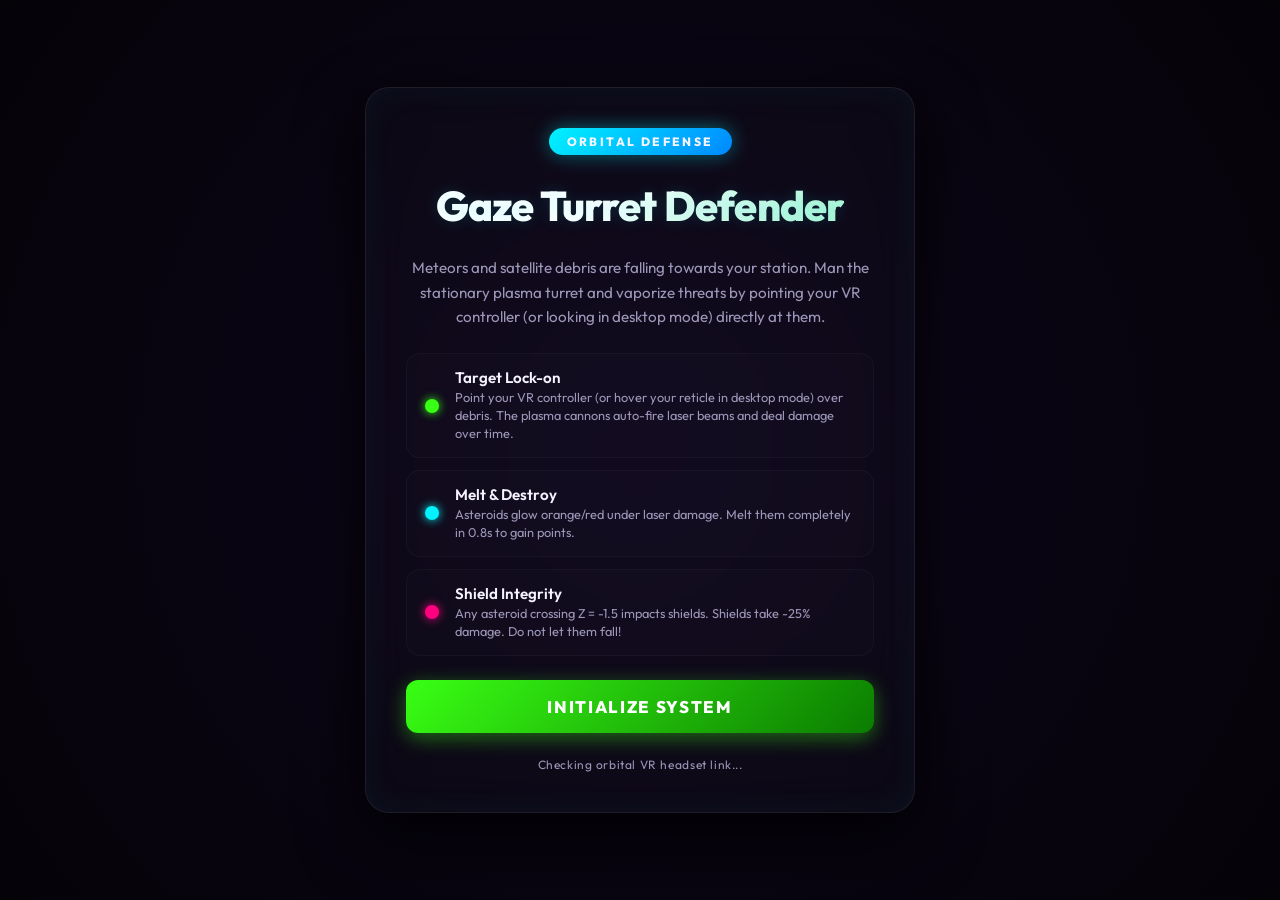
<file: game_0003_gaze_turret/index.html>
<!DOCTYPE html>
<html lang="en">
<head>
    <meta charset="UTF-8">
    <meta name="viewport" content="width=device-width, initial-scale=1.0, user-scalable=no">
    <title>Gaze Turret Defender - VR Space Shooter</title>
    <meta name="description" content="A premium orbital defense VR experience. Look to lock-on, target, and melt space debris with your plasma cannon. Hostable on GitHub Pages.">
    
    <!-- Premium Fonts -->
    <link rel="preconnect" href="https://fonts.googleapis.com">
    <link rel="preconnect" href="https://fonts.gstatic.com" crossorigin>
    <link href="https://fonts.googleapis.com/css2?family=Outfit:wght@300;400;600;800&display=swap" rel="stylesheet">
    
    <!-- Core Stylesheet -->
    <link rel="stylesheet" href="./style.css">

    <!-- A-Frame Library CDN (v1.6.0 is stable and supports WebXR) -->
    <script src="https://aframe.io/releases/1.6.0/aframe.min.js"></script>
</head>
<body>

    <!-- Damage Screen Flash (Red/Blue flash when hit) -->
    <div id="damage-flash" class="damage-flash"></div>

    <!-- HUD Overlay for Desktop / Screen Players -->
    <div id="hud" class="hud-container hidden">
        <div class="hud-panel">
            <span class="hud-label">Score</span>
            <span id="hud-score-val" class="hud-value">0000</span>
        </div>
        <div class="hud-panel" style="align-items: center;">
            <span class="hud-label">Shield Integrity</span>
            <div class="shield-bar-wrapper">
                <div class="shield-bar-container">
                    <div id="shield-fill" class="shield-bar-fill"></div>
                </div>
                <span id="shield-percent" class="stats-value" style="font-size: 0.95rem; color: var(--neon-green);">100%</span>
            </div>
        </div>
        <div class="hud-panel">
            <span class="hud-label">Record</span>
            <span id="hud-highscore-val" class="hud-value" style="color: var(--neon-cyan); text-shadow: 0 0 8px var(--neon-cyan-glow);">0000</span>
        </div>
    </div>

    <!-- Cockpit Bezel Framing for 2D Screen mode -->
    <div id="cockpit-bezel" class="cockpit-bezel hidden"></div>

    <!-- 2D Overlay UI Layer -->
    <div id="ui-layer" class="ui-layer">
        
        <!-- Start Panel -->
        <div id="panel-start" class="overlay-panel">
            <div class="logo-badge">Orbital Defense</div>
            <h1>Gaze Turret Defender</h1>
            <p class="subtitle">Meteors and satellite debris are falling towards your station. Man the stationary plasma turret and vaporize threats by pointing your VR controller (or looking in desktop mode) directly at them.</p>
            
            <div class="guide-container">
                <div class="guide-item">
                    <div class="guide-color-indicator guide-green"></div>
                    <div class="guide-item-text">
                        <h3>Target Lock-on</h3>
                        <p>Point your VR controller (or hover your reticle in desktop mode) over debris. The plasma cannons auto-fire laser beams and deal damage over time.</p>
                    </div>
                </div>
                <div class="guide-item">
                    <div class="guide-color-indicator guide-cyan"></div>
                    <div class="guide-item-text">
                        <h3>Melt & Destroy</h3>
                        <p>Asteroids glow orange/red under laser damage. Melt them completely in 0.8s to gain points.</p>
                    </div>
                </div>
                <div class="guide-item">
                    <div class="guide-color-indicator guide-pink"></div>
                    <div class="guide-item-text">
                        <h3>Shield Integrity</h3>
                        <p>Any asteroid crossing Z = -1.5 impacts shields. Shields take -25% damage. Do not let them fall!</p>
                    </div>
                </div>
            </div>

            <button id="btn-start" class="btn btn-green">Initialize System</button>
            <div id="vr-detect-msg" class="status-msg">Checking orbital VR headset link...</div>
        </div>

        <!-- Game Over Panel -->
        <div id="panel-gameover" class="overlay-panel hidden">
            <div class="logo-badge" style="background: linear-gradient(135deg, var(--neon-pink), #ff0000); box-shadow: 0 0 20px var(--neon-pink-glow);">System Offline</div>
            <h1>Defenses Breached</h1>
            <p class="subtitle">Your shield integrity has depleted to 0%. The orbital outpost was destroyed.</p>
            
            <div class="stats-list">
                <div class="stats-row">
                    <span class="stats-label">Threats Melted:</span>
                    <span id="stat-final-score" class="stats-value">0</span>
                </div>
                <div class="stats-row">
                    <span class="stats-label">Best Record:</span>
                    <span id="stat-high-score" class="stats-value" style="color: var(--neon-cyan);">0</span>
                </div>
                <div id="new-record-indicator" class="stats-row hidden">
                    <span class="stats-new-record" style="width: 100%; text-align: center;">🛡️ NEW SECTOR RECORD ESTABLISHED 🛡️</span>
                </div>
            </div>

            <button id="btn-restart" class="btn btn-cyan">Reboot Turret</button>
        </div>
    </div>

    <!-- 3D VR Scene -->
    <div id="scene-container">
        <!-- A-Frame Scene -->
        <a-scene gaze-turret embedded="false" vr-mode-ui="enabled: true" renderer="antialias: true; colorManagement: true;">
            
            <a-assets>
                <!-- Materials & Geometries can be pre-declared if needed -->
            </a-assets>

            <!-- Lighting Configuration -->
            <a-entity light="type: ambient; color: #110c22; intensity: 0.9"></a-entity>
            <a-entity light="type: directional; color: #7fdbff; intensity: 1.2; castShadow: false" position="-3 5 3"></a-entity>
            <a-entity id="console-glow" light="type: point; color: #39ff14; intensity: 0.6; distance: 3" position="0 0.7 -1.1"></a-entity>

            <!-- Starfield Skybox -->
            <a-sky color="#050308"></a-sky>

            <!-- Dynamic Star Particles (Container for drifting starfield effect) -->
            <a-entity id="star-particle-container"></a-entity>

            <!-- Left and Right Plasma Laser Cylinder Beams (Double layered for extra neon glow) -->
            <a-entity id="laser-left-container" visible="false">
                <a-cylinder radius="0.045" color="#39ff14" material="shader: flat; transparent: true; opacity: 0.3"></a-cylinder>
                <a-cylinder radius="0.015" color="#ffffff" material="shader: flat; transparent: true; opacity: 0.9"></a-cylinder>
            </a-entity>
            <a-entity id="laser-right-container" visible="false">
                <a-cylinder radius="0.045" color="#39ff14" material="shader: flat; transparent: true; opacity: 0.3"></a-cylinder>
                <a-cylinder radius="0.015" color="#ffffff" material="shader: flat; transparent: true; opacity: 0.9"></a-cylinder>
            </a-entity>

            <!-- 3D VR Cockpit Console -->
            <a-entity id="cockpit-3d" position="0 0.8 0">
                <!-- Curved Front console ring -->
                <a-torus position="0 0 -1.3" rotation="90 0 0" radius="1.3" radius-tubular="0.04" color="#1c192d" material="roughness: 0.7; metalness: 0.8"></a-torus>
                <!-- Dashboard panels below player -->
                <a-box position="0 0.5 -1.25" rotation="-30 0 0" width="1.0" height="0.4" depth="0.08" color="#120e22" material="roughness: 0.6; metalness: 0.9">
                    <!-- 3D Holographic Screen UI -->
                    <a-plane position="0 0 0.045" width="0.9" height="0.32" color="#0a0715" material="roughness: 1.0">
                        <!-- 3D Start/Restart Button (Gaze selected in VR) -->
                        <a-box id="vr-btn-online" class="vr-target target" position="0 0 0.02" width="0.6" height="0.18" depth="0.03" color="#39ff14"
                               material="emissive: #39ff14; emissiveIntensity: 0.6; roughness: 0.4; metalness: 0.8"
                               animation__hover="property: scale; to: 1.05 1.05 1.05; dur: 200; startEvents: mouseenter"
                               animation__leave="property: scale; to: 1 1 1; dur: 200; startEvents: mouseleave">
                            <a-text value="LOOK TO ACTIVATE" align="center" color="#000000" width="2.2" font="kandoo" position="0 0 0.02" material="shader: flat;"></a-text>
                        </a-box>
                        <!-- Cockpit Status Text (shown during gameplay) -->
                        <a-entity id="vr-status-panel" position="0 0 0.02" visible="false">
                            <a-text id="vr-text-score" value="SCORE: 0000" align="center" color="#39ff14" width="2.4" font="kandoo" position="0 0.06 0" material="shader: flat;"></a-text>
                            <a-text id="vr-text-shield" value="SHIELD: 100%" align="center" color="#00f3ff" width="2.4" font="kandoo" position="0 -0.06 0" material="shader: flat;"></a-text>
                        </a-entity>
                    </a-plane>
                </a-box>

                <!-- Left Gun Mount and Barrel -->
                <a-entity position="-0.75 0.5 -1.2" rotation="-15 25 0">
                    <a-box width="0.15" height="0.15" depth="0.3" color="#120e22" material="roughness: 0.5; metalness: 0.8"></a-box>
                    <a-cylinder radius="0.04" height="0.4" position="0 0.08 -0.15" rotation="90 0 0" color="#2c2744" material="roughness: 0.3; metalness: 0.9"></a-cylinder>
                    <a-cylinder radius="0.02" height="0.1" position="0 0.08 -0.36" rotation="90 0 0" color="#39ff14" material="shader: flat; emissive: #39ff14; emissiveIntensity: 0.8"></a-cylinder>
                </a-entity>

                <!-- Right Gun Mount and Barrel -->
                <a-entity position="0.75 0.5 -1.2" rotation="-15 -25 0">
                    <a-box width="0.15" height="0.15" depth="0.3" color="#120e22" material="roughness: 0.5; metalness: 0.8"></a-box>
                    <a-cylinder radius="0.04" height="0.4" position="0 0.08 -0.15" rotation="90 0 0" color="#2c2744" material="roughness: 0.3; metalness: 0.9"></a-cylinder>
                    <a-cylinder radius="0.02" height="0.1" position="0 0.08 -0.36" rotation="90 0 0" color="#39ff14" material="shader: flat; emissive: #39ff14; emissiveIntensity: 0.8"></a-cylinder>
                </a-entity>
            </a-entity>

            <!-- Debris Container (Where debris spawn) -->
            <a-entity id="debris-container"></a-entity>

            <!-- Player Rig: Camera + Gaze Cursor + VR Controllers -->
            <a-entity id="rig" position="0 0 0">
                <a-camera id="camera" look-controls="pointerLockEnabled: false" wasd-controls="enabled: false">
                    <!-- Reticle Gaze Cursor -->
                    <a-cursor id="gaze-cursor" 
                               fuse="false" 
                               geometry="primitive: ring; radiusInner: 0.015; radiusOuter: 0.023" 
                               material="color: #39ff14; shader: flat; opacity: 0.9" 
                               raycaster="objects: .target"
                               position="0 0 -1"
                               animation__fusing="property: scale; startEvents: fusing; dur: 800; from: 1 1 1; to: 0.2 0.2 0.2"
                               animation__click="property: scale; startEvents: click; dur: 150; from: 0.2 0.2 0.2; to: 1 1 1"
                               animation__mouseleave="property: scale; startEvents: mouseleave; dur: 150; to: 1 1 1">
                    </a-cursor>
                </a-camera>
                <!-- VR Controllers -->
                <a-entity id="left-hand" laser-controls="hand: left" raycaster="objects: .target; far: 40" line="color: #39ff14; opacity: 0.8"></a-entity>
                <a-entity id="right-hand" laser-controls="hand: right" raycaster="objects: .target; far: 40" line="color: #39ff14; opacity: 0.8"></a-entity>
            </a-entity>

        </a-scene>
    </div>

    <!-- Application Script -->
    <script type="module" src="./app.js"></script>
</body>
</html>
</file>
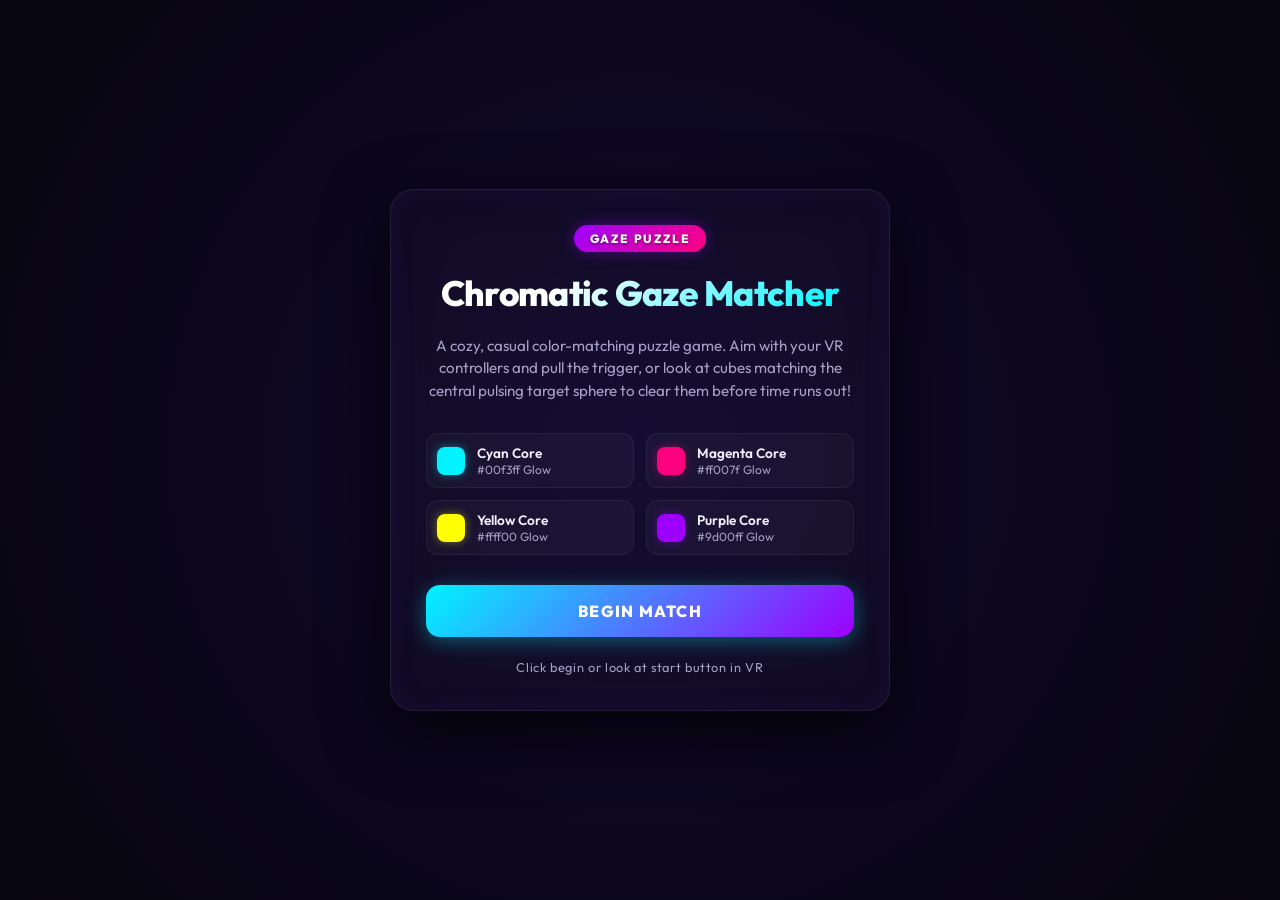
<file: game_0004_color_match/index.html>
<!DOCTYPE html>
<html lang="en">
<head>
    <meta charset="UTF-8">
    <meta name="viewport" content="width=device-width, initial-scale=1.0, user-scalable=no">
    <title>Chromatic Gaze Matcher - VR Color Puzzle</title>
    <meta name="description" content="A cozy and casual color-matching puzzle game in VR. Use VR controllers or gaze tracking to match colored cubes to the pulsing target sphere. Hostable on GitHub Pages.">
    
    <!-- Premium Google Fonts -->
    <link rel="preconnect" href="https://fonts.googleapis.com">
    <link rel="preconnect" href="https://fonts.gstatic.com" crossorigin>
    <link href="https://fonts.googleapis.com/css2?family=Outfit:wght@300;400;600;800&display=swap" rel="stylesheet">
    
    <!-- Game Styling -->
    <link rel="stylesheet" href="./style.css">

    <!-- A-Frame Library CDN (Version 1.6.0) -->
    <script src="https://aframe.io/releases/1.6.0/aframe.min.js"></script>
</head>
<body>

    <!-- 2D HTML Dashboard overlay -->
    <div id="ui-layer" class="ui-layer">
        
        <!-- Start Match Panel -->
        <div id="panel-start" class="overlay-panel">
            <div class="logo-badge">Gaze Puzzle</div>
            <h1>Chromatic Gaze Matcher</h1>
            <p class="subtitle">A cozy, casual color-matching puzzle game. Aim with your VR controllers and pull the trigger, or look at cubes matching the central pulsing target sphere to clear them before time runs out!</p>
            
            <div class="guide-container">
                <div class="guide-item">
                    <div class="color-swatch swatch-cyan"></div>
                    <div class="guide-text">
                        <h4>Cyan Core</h4>
                        <p>#00f3ff Glow</p>
                    </div>
                </div>
                <div class="guide-item">
                    <div class="color-swatch swatch-magenta"></div>
                    <div class="guide-text">
                        <h4>Magenta Core</h4>
                        <p>#ff007f Glow</p>
                    </div>
                </div>
                <div class="guide-item">
                    <div class="color-swatch swatch-yellow"></div>
                    <div class="guide-text">
                        <h4>Yellow Core</h4>
                        <p>#ffff00 Glow</p>
                    </div>
                </div>
                <div class="guide-item">
                    <div class="color-swatch swatch-purple"></div>
                    <div class="guide-text">
                        <h4>Purple Core</h4>
                        <p>#9d00ff Glow</p>
                    </div>
                </div>
            </div>

            <button id="btn-start" class="btn btn-primary">Begin Match</button>
            <div class="status-msg">Click begin or look at start button in VR</div>
        </div>

        <!-- Game Over Panel -->
        <div id="panel-gameover" class="overlay-panel hidden">
            <div class="logo-badge" style="background: linear-gradient(135deg, var(--neon-magenta), var(--neon-purple)); box-shadow: 0 0 15px var(--neon-magenta-glow);">Match Offline</div>
            <h1>Time Expired</h1>
            <p class="subtitle">The energy field has collapsed.</p>
            
            <div class="stats-list">
                <div class="stats-row">
                    <span class="stats-label">Final Score:</span>
                    <span id="stat-final-score" class="stats-value">0</span>
                </div>
                <div class="stats-row">
                    <span class="stats-label">Highest Wave:</span>
                    <span id="stat-final-wave" class="stats-value">1</span>
                </div>
                <div class="stats-row">
                    <span class="stats-label">Personal Best:</span>
                    <span id="stat-high-score" class="stats-value">0</span>
                </div>
                <div id="new-record-indicator" class="stats-row hidden">
                    <span class="stats-new-record" style="width: 100%; text-align: center;">🎉 NEW HIGH SCORE RECORD! 🎉</span>
                </div>
            </div>

            <button id="btn-restart" class="btn btn-primary">Reboot Match</button>
        </div>
    </div>

    <!-- HUD Overlay for desktop screens -->
    <div id="hud" class="hud-container hidden">
        <div class="hud-left">
            <div class="hud-panel">
                <span class="hud-label">Score</span>
                <span id="hud-score-val" class="hud-value">000</span>
            </div>
            <div class="hud-panel">
                <span class="hud-label">Multiplier</span>
                <span id="hud-multiplier-val" class="hud-value">x1</span>
            </div>
        </div>
        <div class="hud-right">
            <div class="hud-panel">
                <span class="hud-label">Wave</span>
                <span id="hud-wave-val" class="hud-value">1</span>
            </div>
            <div class="hud-panel">
                <span class="hud-label">Time Remaining</span>
                <span id="hud-time-val" class="hud-value">20.0s</span>
            </div>
        </div>
    </div>

    <!-- 3D Scene Viewport -->
    <div id="scene-container">
        <a-scene embedded="false" vr-mode-ui="enabled: true" renderer="antialias: true; colorManagement: true;">
            
            <!-- Audio or other Assets could go here, but using pure dynamic audio context synthesis -->
            <a-assets></a-assets>

            <!-- Lighting -->
            <a-entity light="type: ambient; color: #151129; intensity: 0.6"></a-entity>
            <a-entity light="type: directional; color: #a980ff; intensity: 0.9; castShadow: true" position="1 3 2"></a-entity>
            <a-entity id="target-glow" light="type: point; color: #ff007f; intensity: 0.0; distance: 4" position="0 1.4 -2"></a-entity>

            <!-- Cosmic Background & Space Grid Floor/Ceiling -->
            <a-sky color="#07050f"></a-sky>
            <a-plane position="0 0 0" rotation="-90 0 0" width="80" height="80" color="#9d00ff" wireframe="true" material="shader: flat; opacity: 0.04"></a-plane>
            <a-plane position="0 3.5 0" rotation="90 0 0" width="80" height="80" color="#00f3ff" wireframe="true" material="shader: flat; opacity: 0.04"></a-plane>

            <!-- Star Dust Particle Group (populating programmatically in JS, but creating container) -->
            <a-entity id="dust-particles"></a-entity>

            <!-- Target Sphere: central focus point -->
            <a-sphere id="target-sphere" 
                      class="target"
                      radius="0.25" 
                      position="0 1.4 -2" 
                      color="#ff007f" 
                      material="roughness: 0.15; metalness: 0.85; emissive: #ff007f; emissiveIntensity: 0.55; transparent: true; opacity: 0.9"
                      animation__spin="property: rotation; to: 0 360 0; loop: true; dur: 8000; easing: linear">
            </a-sphere>

            <!-- Gaze Start Ring directly above Target Sphere in 3D -->
            <a-ring id="target-ring" 
                    class="target"
                    position="0 1.95 -2" 
                    radius-inner="0.10" 
                    radius-outer="0.14" 
                    color="#00f3ff" 
                    material="shader: flat; side: double; opacity: 0.7; emissive: #00f3ff; emissiveIntensity: 0.5" 
                    rotation="90 0 0"
                    animation__spin="property: rotation; to: 90 360 0; loop: true; dur: 6000; easing: linear">
                <a-text value="LOOK TO\nSTART" align="center" color="#ffffff" width="1.5" font="kandoo" position="0 0 0.02" rotation="180 0 0" material="shader: flat;"></a-text>
            </a-ring>

            <!-- Puzzle Cube Group -->
            <a-entity id="puzzle-group" position="0 1.4 -2">
                <a-box class="target color-cube" data-index="0" position="0.5 0 0" width="0.11" height="0.11" depth="0.11" color="#00f3ff" material="roughness: 0.15; metalness: 0.8; emissive: #00f3ff; emissiveIntensity: 0.25"></a-box>
                <a-box class="target color-cube" data-index="1" position="0.354 0.354 0" width="0.11" height="0.11" depth="0.11" color="#ff007f" material="roughness: 0.15; metalness: 0.8; emissive: #ff007f; emissiveIntensity: 0.25"></a-box>
                <a-box class="target color-cube" data-index="2" position="0 0.5 0" width="0.11" height="0.11" depth="0.11" color="#ffff00" material="roughness: 0.15; metalness: 0.8; emissive: #ffff00; emissiveIntensity: 0.25"></a-box>
                <a-box class="target color-cube" data-index="3" position="-0.354 0.354 0" width="0.11" height="0.11" depth="0.11" color="#9d00ff" material="roughness: 0.15; metalness: 0.8; emissive: #9d00ff; emissiveIntensity: 0.25"></a-box>
                <a-box class="target color-cube" data-index="4" position="-0.5 0 0" width="0.11" height="0.11" depth="0.11" color="#00f3ff" material="roughness: 0.15; metalness: 0.8; emissive: #00f3ff; emissiveIntensity: 0.25"></a-box>
                <a-box class="target color-cube" data-index="5" position="-0.354 -0.354 0" width="0.11" height="0.11" depth="0.11" color="#ff007f" material="roughness: 0.15; metalness: 0.8; emissive: #ff007f; emissiveIntensity: 0.25"></a-box>
                <a-box class="target color-cube" data-index="6" position="0 -0.5 0" width="0.11" height="0.11" depth="0.11" color="#ffff00" material="roughness: 0.15; metalness: 0.8; emissive: #ffff00; emissiveIntensity: 0.25"></a-box>
                <a-box class="target color-cube" data-index="7" position="0.354 -0.354 0" width="0.11" height="0.11" depth="0.11" color="#9d00ff" material="roughness: 0.15; metalness: 0.8; emissive: #9d00ff; emissiveIntensity: 0.25"></a-box>
            </a-entity>

            <!-- VR In-scene UI Panels -->
            <a-entity id="vr-ui-container">
                <!-- LOOK TO RESTART Button (Starts hidden, shown on game over) -->
                <a-box id="vr-btn-restart" 
                       class="target" 
                       position="0 0.9 -1.6" 
                       width="1.0" 
                       height="0.32" 
                       depth="0.08" 
                       color="#ff007f" 
                       material="roughness: 0.4; metalness: 0.8; emissive: #ff007f; emissiveIntensity: 0.65" 
                       scale="0.001 0.001 0.001" 
                       visible="false"
                       animation__hover="property: scale; to: 1.05 1.05 1.05; dur: 200; startEvents: mouseenter"
                       animation__leave="property: scale; to: 1 1 1; dur: 200; startEvents: mouseleave">
                    <a-text value="GAME OVER\nLOOK TO RESTART" align="center" color="#ffffff" width="3.2" font="kandoo" position="0 0 0.05" material="shader: flat;"></a-text>
                </a-box>

                <!-- VR Floating HUD -->
                <a-entity id="vr-hud" position="0 2.3 -1.8" rotation="15 0 0" visible="false">
                    <!-- Semi-transparent backing panel -->
                    <a-plane width="1.4" height="0.6" color="#0c0b13" material="opacity: 0.85; transparent: true; roughness: 0.5" position="0 0 -0.01"></a-plane>
                    
                    <!-- HUD Text -->
                    <a-text id="vr-hud-score" value="SCORE: 000" align="center" color="#00f3ff" width="3.6" font="kandoo" position="0 0.18 0.01" material="shader: flat;"></a-text>
                    <a-text id="vr-hud-mult" value="MULTIPLIER: x1" align="center" color="#ffff00" width="3.0" font="kandoo" position="0 0.0 0.01" material="shader: flat;"></a-text>
                    <a-text id="vr-hud-timer" value="TIME: 20.0s" align="center" color="#ff007f" width="3.2" font="kandoo" position="0 -0.18 0.01" material="shader: flat;"></a-text>
                </a-entity>
            </a-entity>

            <!-- Camera Rig + Gaze Reticle -->
            <a-entity id="rig" position="0 0 0">
                <a-camera id="camera" look-controls="pointerLockEnabled: false" wasd-controls="enabled: false">
                    <!-- 400ms Gaze Fuse Reticle -->
                    <a-cursor id="gaze-cursor" 
                              fuse="true" 
                              fuse-timeout="400" 
                              geometry="primitive: ring; radiusInner: 0.012; radiusOuter: 0.02" 
                              material="color: #00f3ff; shader: flat; opacity: 0.9" 
                              raycaster="objects: .target"
                              position="0 0 -1"
                              animation__fusing="property: scale; startEvents: fusing; easing: easeInCubic; dur: 400; from: 1 1 1; to: 0.1 0.1 0.1"
                              animation__click="property: scale; startEvents: click; easing: easeOutElastic; dur: 150; from: 0.1 0.1 0.1; to: 1 1 1"
                              animation__mouseleave="property: scale; startEvents: mouseleave; easing: easeOutQuad; dur: 150; to: 1 1 1">
                    </a-cursor>
                </a-camera>
                <!-- VR Controllers -->
                <a-entity id="left-controller" laser-controls="hand: left" raycaster="objects: .target; far: 100; interval: 50" line="color: #00f3ff; opacity: 0.7"></a-entity>
                <a-entity id="right-controller" laser-controls="hand: right" raycaster="objects: .target; far: 100; interval: 50" line="color: #00f3ff; opacity: 0.7"></a-entity>
            </a-entity>

            <!-- Mouse cursor for desktop/mobile pointer interactions -->
            <a-entity id="mouse-cursor" cursor="rayOrigin: mouse" raycaster="objects: .target"></a-entity>

        </a-scene>
    </div>

    <!-- Application Script -->
    <script type="module" src="./app.js"></script>
</body>
</html>
</file>
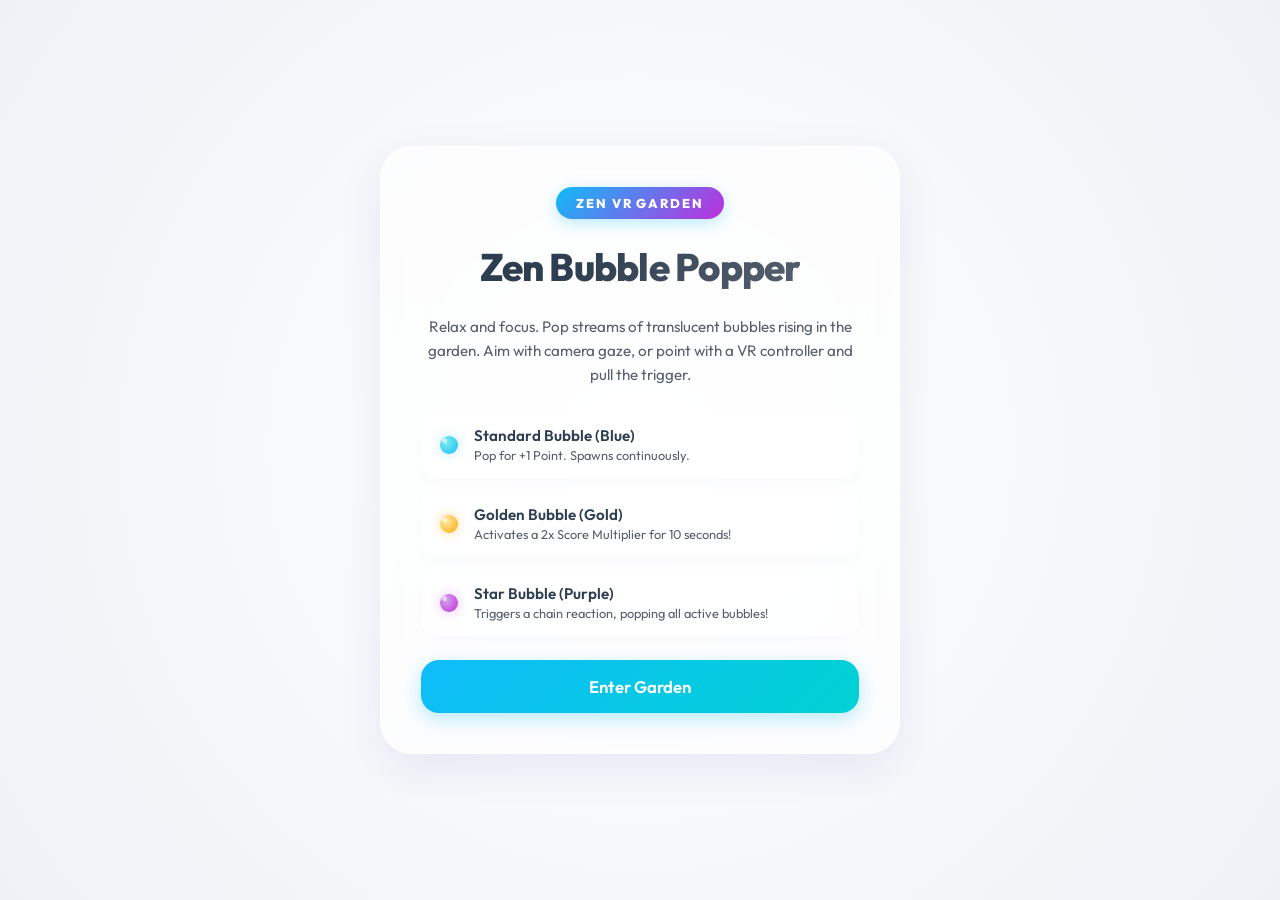
<file: game_0005_bubble_pop/index.html>
<!DOCTYPE html>
<html lang="en">
<head>
    <meta charset="UTF-8">
    <meta name="viewport" content="width=device-width, initial-scale=1.0, user-scalable=no">
    <title>Zen Bubble Popper - VR Garden</title>
    <meta name="description" content="A relaxing, satisfying gaze-driven WebVR game. Pop bubbles in a peaceful low-poly garden. Hostable on GitHub Pages.">
    
    <!-- Premium Fonts -->
    <link rel="preconnect" href="https://fonts.googleapis.com">
    <link rel="preconnect" href="https://fonts.gstatic.com" crossorigin>
    <link href="https://fonts.googleapis.com/css2?family=Outfit:wght@300;400;600;800&display=swap" rel="stylesheet">
    
    <!-- Core Stylesheet -->
    <link rel="stylesheet" href="./style.css">

    <!-- A-Frame Library CDN (Version 1.6.0 is stable and works with standard WebXR) -->
    <script src="https://aframe.io/releases/1.6.0/aframe.min.js"></script>
</head>
<body>

    <!-- 2D HTML Dashboard / Screen UI Overlay -->
    <div id="ui-layer" class="ui-layer">
        
        <!-- Start Game Panel -->
        <div id="panel-start" class="overlay-panel">
            <div class="logo-badge">Zen VR Garden</div>
            <h1>Zen Bubble Popper</h1>
            <p class="subtitle">Relax and focus. Pop streams of translucent bubbles rising in the garden. Aim with camera gaze, or point with a VR controller and pull the trigger.</p>
            
            <div class="guide-container">
                <div class="guide-item">
                    <div class="guide-color-indicator guide-blue"></div>
                    <div class="guide-item-text">
                        <h3>Standard Bubble (Blue)</h3>
                        <p>Pop for +1 Point. Spawns continuously.</p>
                    </div>
                </div>
                <div class="guide-item">
                    <div class="guide-color-indicator guide-gold"></div>
                    <div class="guide-item-text">
                        <h3>Golden Bubble (Gold)</h3>
                        <p>Activates a 2x Score Multiplier for 10 seconds!</p>
                    </div>
                </div>
                <div class="guide-item">
                    <div class="guide-color-indicator guide-purple"></div>
                    <div class="guide-item-text">
                        <h3>Star Bubble (Purple)</h3>
                        <p>Triggers a chain reaction, popping all active bubbles!</p>
                    </div>
                </div>
            </div>

            <button id="btn-start" class="btn btn-teal">Enter Garden</button>
        </div>

        <!-- Game Over Panel -->
        <div id="panel-gameover" class="overlay-panel hidden">
            <div class="logo-badge" style="background: linear-gradient(135deg, var(--zen-rose), var(--zen-gold)); box-shadow: 0 4px 15px var(--zen-rose-glow);">Time's Up</div>
            <h1>Peace Restored</h1>
            <p class="subtitle">The bubble stream has ceased. Take a deep breath.</p>
            
            <div class="stats-list">
                <div class="stats-row">
                    <span class="stats-label">Final Score:</span>
                    <span id="stat-final-score" class="stats-value">0</span>
                </div>
                <div class="stats-row">
                    <span class="stats-label">Personal Best:</span>
                    <span id="stat-high-score" class="stats-value">0</span>
                </div>
                <div id="new-record-indicator" class="stats-row hidden">
                    <span class="stats-new-record" style="width: 100%; text-align: center;">🎉 NEW PERSONAL BEST! 🎉</span>
                </div>
            </div>

            <button id="btn-restart" class="btn btn-teal">Play Again</button>
        </div>
    </div>

    <!-- HUD Overlay for Screen Players -->
    <div id="hud" class="hud-container hidden">
        <div id="hud-score" class="hud-panel">
            <span class="hud-label">Score</span>
            <span id="hud-score-val" class="hud-value">000</span>
        </div>
        <div id="hud-multiplier" class="hud-panel hidden">
            <span class="hud-label" style="color: var(--zen-gold);">Multiplier</span>
            <span id="hud-multiplier-val" class="hud-value" style="color: var(--zen-gold);">2x</span>
        </div>
        <div id="hud-timer" class="hud-panel">
            <span class="hud-label">Time</span>
            <span id="hud-timer-val" class="hud-value">60</span>
        </div>
        <div id="hud-highscore" class="hud-panel">
            <span class="hud-label">Best</span>
            <span id="hud-highscore-val" class="hud-value">000</span>
        </div>
    </div>

    <!-- Multiplier Banner -->
    <div id="multiplier-banner" class="multiplier-banner hidden">
        ✨ GOLDEN MULTIPLIER ACTIVE (2x) ✨
    </div>

    <!-- 3D VR Scene -->
    <div id="scene-container">
        <a-scene embedded="false" vr-mode-ui="enabled: true" renderer="antialias: true; colorManagement: true;">
            
            <!-- Asset Preloading -->
            <a-assets>
                <!-- Preloaded sounds and mixins can go here if needed -->
            </a-assets>

            <!-- Lighting Configuration -->
            <!-- Warm ambient light for cozy garden feel -->
            <a-entity light="type: ambient; color: #eef3f9; intensity: 0.9"></a-entity>
            <!-- Gentle morning sunlight casting soft shadows -->
            <a-entity light="type: directional; color: #ffeaa7; intensity: 0.8; castShadow: true" position="5 10 3"></a-entity>
            <!-- Soft ground bounce light -->
            <a-entity light="type: hemisphere; color: #dff9fb; groundColor: #badc58; intensity: 0.4"></a-entity>

            <!-- Sky & Atmosphere -->
            <a-sky color="#b5e2fa"></a-sky>
            
            <!-- Peach-yellow horizon gradient (using a giant cylinder in distance) -->
            <a-cylinder radius="60" height="40" open-ended="true" position="0 0 0" material="shader: flat; color: #ffeaa7; side: double; opacity: 0.35" rotation="0 0 0"></a-cylinder>

            <!-- Grassy Ground Circular Meadow -->
            <a-circle position="0 0 0" radius="40" color="#a2e89d" roughness="0.9" metalness="0.1" rotation="-90 0 0"></a-circle>
            
            <!-- Bubbling Pond (Origin of bubbles) -->
            <a-entity id="pond-container" position="0 0 -4">
                <!-- Cobblestone border -->
                <a-torus color="#95a5a6" radius="0.65" radius-tubular="0.06" rotation="90 0 0" position="0 0.02 0" material="roughness: 0.8; metalness: 0.1"></a-torus>
                <!-- Pond water surface -->
                <a-circle color="#81ecec" radius="0.62" rotation="-90 0 0" position="0 0.03 0" material="roughness: 0.05; metalness: 0.95; opacity: 0.75; transparent: true"></a-circle>
                <!-- Underwater light glow source -->
                <a-entity light="type: point; color: #81ecec; intensity: 0.6; distance: 3" position="0 0.2 0"></a-entity>
                <!-- Lily pads in the pond -->
                <a-circle color="#2ecc71" radius="0.15" rotation="-90 0 0" position="-0.25 0.04 -0.1" material="roughness: 0.9" theta-length="320"></a-circle>
                <a-circle color="#27ae60" radius="0.12" rotation="-90 45 0" position="0.3 0.04 0.2" material="roughness: 0.9" theta-length="300"></a-circle>
                <!-- Lotus Flowers -->
                <a-dodecahedron color="#ff7675" radius="0.06" position="-0.25 0.07 -0.1" scale="1 0.7 1" material="flatShading: true"></a-dodecahedron>
                <a-dodecahedron color="#ff7675" radius="0.05" position="0.3 0.06 0.2" scale="1 0.7 1" material="flatShading: true" rotation="0 30 0"></a-dodecahedron>
            </a-entity>

            <!-- Boulders and rocks around the pond -->
            <a-dodecahedron color="#7f8c8d" radius="0.35" position="-1 0.1 -3.8" scale="1 0.6 1" material="roughness: 0.9; flatShading: true"></a-dodecahedron>
            <a-dodecahedron color="#95a5a6" radius="0.25" position="1.1 0.08 -4.2" scale="1 0.8 1.2" material="roughness: 0.9; flatShading: true"></a-dodecahedron>
            <a-dodecahedron color="#7f8c8d" radius="0.2" position="0.8 0.05 -3.4" scale="1 0.5 0.9" material="roughness: 0.9; flatShading: true"></a-dodecahedron>
            <a-dodecahedron color="#bdc3c7" radius="0.3" position="-0.7 0.06 -4.6" scale="1.2 0.7 0.8" material="roughness: 0.9; flatShading: true"></a-dodecahedron>

            <!-- Low-Poly Scenery (Cherry Blossom Trees & Mountains) -->
            
            <!-- Far-off pastel mountains -->
            <a-cone position="-18 3 -25" radius-bottom="12" height="18" color="#d1d8e0" material="roughness: 0.9; flatShading: true" segments-radial="4" rotation="0 45 0"></a-cone>
            <a-cone position="18 4 -28" radius-bottom="14" height="22" color="#c8d6e5" material="roughness: 0.9; flatShading: true" segments-radial="5" rotation="0 15 0"></a-cone>
            <a-cone position="0 2 -32" radius-bottom="15" height="15" color="#b2bec3" material="roughness: 0.9; flatShading: true" segments-radial="4" rotation="0 30 0"></a-cone>

            <!-- Cherry Blossom Trees (Pastel Pink canopies) -->
            <!-- Tree 1 (Left front) -->
            <a-entity position="-3.5 0 -4.5">
                <a-cylinder radius="0.12" height="1.8" color="#7d5c3d" material="roughness: 0.9" position="0 0.9 0"></a-cylinder>
                <a-sphere radius="0.8" color="#ffb7b2" material="roughness: 0.8; flatShading: true" position="0 2 0"></a-sphere>
                <a-sphere radius="0.6" color="#ffc6ff" material="roughness: 0.8; flatShading: true" position="0.4 2.3 -0.2"></a-sphere>
                <a-sphere radius="0.5" color="#ffb7b2" material="roughness: 0.8; flatShading: true" position="-0.4 2.1 0.3"></a-sphere>
            </a-entity>

            <!-- Tree 2 (Right front) -->
            <a-entity position="3.5 0 -4.5">
                <a-cylinder radius="0.12" height="1.8" color="#7d5c3d" material="roughness: 0.9" position="0 0.9 0"></a-cylinder>
                <a-sphere radius="0.8" color="#ffb7b2" material="roughness: 0.8; flatShading: true" position="0 2 0"></a-sphere>
                <a-sphere radius="0.6" color="#ffc6ff" material="roughness: 0.8; flatShading: true" position="-0.4 2.3 -0.2"></a-sphere>
                <a-sphere radius="0.5" color="#ffb7b2" material="roughness: 0.8; flatShading: true" position="0.4 2.1 0.3"></a-sphere>
            </a-entity>

            <!-- Tree 3 (Left back) -->
            <a-entity position="-5.5 0 -7.5">
                <a-cylinder radius="0.16" height="2.2" color="#7d5c3d" material="roughness: 0.9" position="0 1.1 0"></a-cylinder>
                <a-sphere radius="1" color="#ffb7b2" material="roughness: 0.8; flatShading: true" position="0 2.5 0"></a-sphere>
                <a-sphere radius="0.8" color="#ffc6ff" material="roughness: 0.8; flatShading: true" position="0.5 2.8 -0.3"></a-sphere>
                <a-sphere radius="0.7" color="#ffb7b2" material="roughness: 0.8; flatShading: true" position="-0.5 2.5 0.4"></a-sphere>
            </a-entity>

            <!-- Tree 4 (Right back) -->
            <a-entity position="5.5 0 -7.5">
                <a-cylinder radius="0.16" height="2.2" color="#7d5c3d" material="roughness: 0.9" position="0 1.1 0"></a-cylinder>
                <a-sphere radius="1" color="#ffb7b2" material="roughness: 0.8; flatShading: true" position="0 2.5 0"></a-sphere>
                <a-sphere radius="0.8" color="#ffc6ff" material="roughness: 0.8; flatShading: true" position="-0.5 2.8 -0.3"></a-sphere>
                <a-sphere radius="0.7" color="#ffb7b2" material="roughness: 0.8; flatShading: true" position="0.5 2.5 0.4"></a-sphere>
            </a-entity>

            <!-- Pine Trees (Deep Green canopies) -->
            <!-- Pine Tree 1 (Left) -->
            <a-entity position="-7 0 -5">
                <a-cylinder radius="0.15" height="2.5" color="#7d5c3d" material="roughness: 0.9" position="0 1.25 0"></a-cylinder>
                <a-cone radius-bottom="1.2" height="1.8" color="#27ae60" material="roughness: 0.9; flatShading: true" position="0 2.2 0"></a-cone>
                <a-cone radius-bottom="0.9" height="1.4" color="#2ecc71" material="roughness: 0.9; flatShading: true" position="0 3.0 0"></a-cone>
            </a-entity>

            <!-- Pine Tree 2 (Right) -->
            <a-entity position="7 0 -5">
                <a-cylinder radius="0.15" height="2.5" color="#7d5c3d" material="roughness: 0.9" position="0 1.25 0"></a-cylinder>
                <a-cone radius-bottom="1.2" height="1.8" color="#27ae60" material="roughness: 0.9; flatShading: true" position="0 2.2 0"></a-cone>
                <a-cone radius-bottom="0.9" height="1.4" color="#2ecc71" material="roughness: 0.9; flatShading: true" position="0 3.0 0"></a-cone>
            </a-entity>

            <!-- Glowing Japanese Stone Lanterns (Toro) -->
            <!-- Stone Lantern Left -->
            <a-entity position="-2.2 0 -3">
                <a-cylinder radius="0.18" height="0.15" color="#7f8c8d" material="roughness: 0.9; flatShading: true" position="0 0.075 0"></a-cylinder>
                <a-cylinder radius="0.08" height="0.8" color="#95a5a6" material="roughness: 0.9; flatShading: true" position="0 0.55 0"></a-cylinder>
                <a-box width="0.35" depth="0.35" height="0.1" color="#7f8c8d" material="roughness: 0.9; flatShading: true" position="0 0.95 0"></a-box>
                <a-cylinder radius="0.12" height="0.25" color="#f1c40f" material="shader: flat; opacity: 0.85" position="0 1.125 0">
                    <a-entity light="type: point; color: #ffeaa7; intensity: 0.4; distance: 2.5" position="0 0 0"></a-entity>
                </a-cylinder>
                <a-cone radius-bottom="0.25" height="0.15" segments-radial="6" color="#7f8c8d" material="roughness: 0.9; flatShading: true" position="0 1.3 0"></a-cone>
            </a-entity>

            <!-- Stone Lantern Right -->
            <a-entity position="2.2 0 -3">
                <a-cylinder radius="0.18" height="0.15" color="#7f8c8d" material="roughness: 0.9; flatShading: true" position="0 0.075 0"></a-cylinder>
                <a-cylinder radius="0.08" height="0.8" color="#95a5a6" material="roughness: 0.9; flatShading: true" position="0 0.55 0"></a-cylinder>
                <a-box width="0.35" depth="0.35" height="0.1" color="#7f8c8d" material="roughness: 0.9; flatShading: true" position="0 0.95 0"></a-box>
                <a-cylinder radius="0.12" height="0.25" color="#f1c40f" material="shader: flat; opacity: 0.85" position="0 1.125 0">
                    <a-entity light="type: point; color: #ffeaa7; intensity: 0.4; distance: 2.5" position="0 0 0"></a-entity>
                </a-cylinder>
                <a-cone radius-bottom="0.25" height="0.15" segments-radial="6" color="#7f8c8d" material="roughness: 0.9; flatShading: true" position="0 1.3 0"></a-cone>
            </a-entity>

            <!-- Decorative Flowers on Grass -->
            <!-- Flower patch left -->
            <a-entity position="-1.8 0 -2.2">
                <a-cylinder radius="0.01" height="0.3" color="#2ecc71" position="0 0.15 0"></a-cylinder>
                <a-sphere radius="0.04" color="#f1c40f" position="0 0.3 0"></a-sphere>
                <a-dodecahedron radius="0.06" color="#e74c3c" position="0 0.3 0" scale="1 0.2 1"></a-dodecahedron>
            </a-entity>
            <!-- Flower patch right -->
            <a-entity position="1.8 0 -2.2">
                <a-cylinder radius="0.01" height="0.35" color="#2ecc71" position="0 0.175 0"></a-cylinder>
                <a-sphere radius="0.04" color="#f1c40f" position="0 0.35 0"></a-sphere>
                <a-dodecahedron radius="0.06" color="#9b59b6" position="0 0.35 0" scale="1 0.2 1"></a-dodecahedron>
            </a-entity>

            <!-- Floating Clouds -->
            <a-entity id="cloud-1" position="-6 6 -12" animation="property: position; to: 8 6 -12; dur: 80000; easing: linear; loop: true">
                <a-sphere radius="1.2" color="#ffffff" material="opacity: 0.95; roughness: 0.9" position="0 0 0"></a-sphere>
                <a-sphere radius="0.8" color="#ffffff" material="opacity: 0.95; roughness: 0.9" position="-0.9 -0.2 0.3"></a-sphere>
                <a-sphere radius="0.8" color="#ffffff" material="opacity: 0.95; roughness: 0.9" position="0.9 -0.1 -0.2"></a-sphere>
            </a-entity>

            <a-entity id="cloud-2" position="6 7.5 -16" animation="property: position; to: -8 7.5 -16; dur: 95000; easing: linear; loop: true">
                <a-sphere radius="1.4" color="#ffffff" material="opacity: 0.95; roughness: 0.9" position="0 0 0"></a-sphere>
                <a-sphere radius="0.9" color="#ffffff" material="opacity: 0.95; roughness: 0.9" position="-1.1 -0.2 0.4"></a-sphere>
                <a-sphere radius="0.9" color="#ffffff" material="opacity: 0.95; roughness: 0.9" position="1.1 -0.1 -0.4"></a-sphere>
            </a-entity>

            <!-- Dynamic Gameplay Containers -->
            <a-entity id="bubble-container"></a-entity>
            <a-entity id="particle-container"></a-entity>

            <!-- 3D VR UI elements (Interactive buttons & dashboards in-world) -->
            <a-entity id="vr-ui-container">
                <!-- 3D Start Bubble (Poppable giant bubble) -->
                <a-sphere id="vr-btn-start" class="vr-btn" position="0 1.5 -2.2"
                          radius="0.45" color="#81ecec" material="shader: standard; opacity: 0.55; roughness: 0.05; metalness: 0.95; transparent: true; side: double"
                          animation__bob="property: position; from: 0 1.45 -2.2; to: 0 1.55 -2.2; dur: 2000; dir: alternate; easing: easeInOutSine; loop: true">
                    <!-- Inner glow -->
                    <a-sphere radius="0.4" color="#0fbcf9" material="shader: flat; opacity: 0.15; transparent: true" scale="0.98 0.98 0.98"></a-sphere>
                    <!-- Floating text inside -->
                    <a-text value="POPMETOPLAY" align="center" color="#2c3e50" width="3" font="kandoo" position="0 0 0.02" material="shader: flat;"></a-text>
                </a-sphere>

                <!-- 3D Restart Bubble (Starts hidden) -->
                <a-sphere id="vr-btn-restart" class="vr-btn" position="0 1.5 -2.2" radius="0.45" color="#be2edd" material="shader: standard; opacity: 0.55; roughness: 0.05; metalness: 0.95; transparent: true; side: double" visible="false" scale="0.001 0.001 0.001">
                    <a-sphere radius="0.4" color="#be2edd" material="shader: flat; opacity: 0.15; transparent: true" scale="0.98 0.98 0.98"></a-sphere>
                    <a-text value="GAMEOVER\nRESTART" align="center" color="#ffffff" width="3" font="kandoo" position="0 0 0.02" material="shader: flat;"></a-text>
                </a-sphere>

                <!-- Floating VR Score HUD (Above the pond) -->
                <a-entity id="vr-hud" position="0 2.3 -3.5" rotation="10 0 0" visible="false">
                    <!-- Curved Glass Backing -->
                    <a-plane width="1.6" height="0.6" color="#ffffff" material="opacity: 0.35; transparent: true; roughness: 0.2; metalness: 0.5" position="0 0 -0.02"></a-plane>
                    <a-ring color="#ffffff" radius-inner="0" radius-outer="0.05" position="-0.75 0.25 0" material="opacity: 0.5"></a-ring>
                    
                    <!-- Text fields -->
                    <a-text id="vr-hud-score" value="SCORE: 000" align="center" color="#2c3e50" width="4.5" font="kandoo" position="0 0.12 0" material="shader: flat;"></a-text>
                    <a-text id="vr-hud-timer" value="TIME: 60" align="center" color="#57606f" width="3.8" font="kandoo" position="0 -0.12 0" material="shader: flat;"></a-text>
                    
                    <!-- Multiplier indicator (Only active when score x2) -->
                    <a-text id="vr-hud-multiplier" value="DOUBLE MULTIPLIER ACTIVE!" align="center" color="#ffa801" width="3" font="kandoo" position="0 -0.32 0" visible="false" material="shader: flat;"></a-text>
                </a-entity>
            </a-entity>

            <!-- Camera & Interaction Setup -->
            <a-entity id="rig" position="0 0 0">
                <a-camera id="camera" position="0 1.6 0" look-controls="pointerLockEnabled: false" wasd-controls="enabled: false">
                    <!-- Instant raycast cursor, targets bubbles & VR buttons -->
                    <a-cursor id="cursor"
                              fuse="false"
                              raycaster="objects: .bubble, .vr-btn"
                              material="color: #0fbcf9; opacity: 0.65; shader: flat"
                              position="0 0 -1"
                              geometry="primitive: ring; radiusInner: 0.012; radiusOuter: 0.020"
                              animation__click="property: scale; startEvents: click; easing: easeInCubic; dur: 100; from: 0.1 0.1 0.1; to: 1 1 1"
                              animation__fusing="property: scale; startEvents: fusing; easing: easeInCubic; dur: 50; from: 1 1 1; to: 0.1 0.1 0.1">
                    </a-cursor>
                </a-camera>
                <!-- VR Controllers with Laser pointer for aiming -->
                <a-entity id="left-hand" laser-controls="hand: left" raycaster="objects: .bubble, .vr-btn; far: 50"></a-entity>
                <a-entity id="right-hand" laser-controls="hand: right" raycaster="objects: .bubble, .vr-btn; far: 50"></a-entity>
            </a-entity>

        </a-scene>
    </div>

    <!-- Core Game Logic Script -->
    <script src="./app.js"></script>
</body>
</html>
</file>
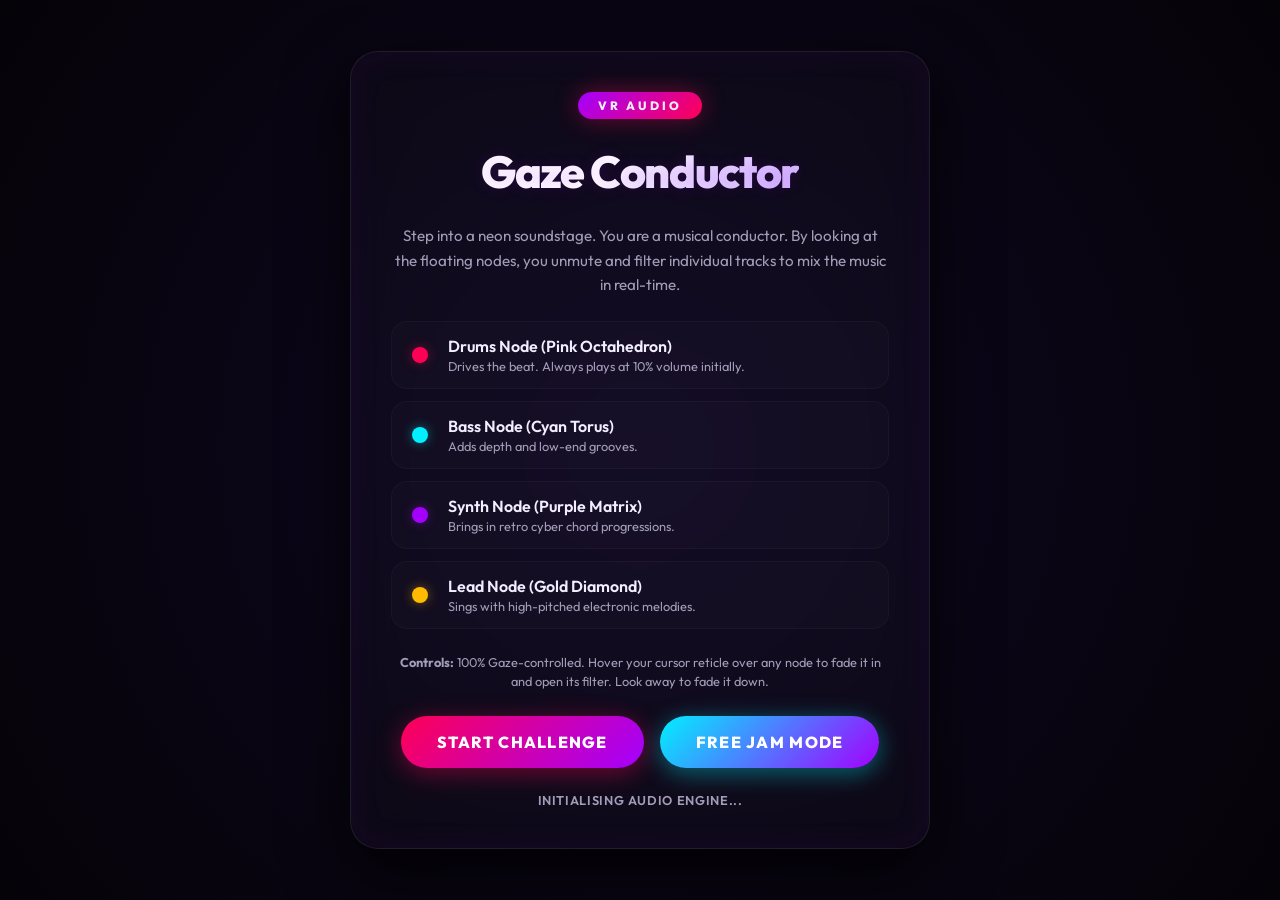
<file: game_0006_music_conductor/index.html>
<!DOCTYPE html>
<html lang="en">
<head>
    <meta charset="UTF-8">
    <meta name="viewport" content="width=device-width, initial-scale=1.0, user-scalable=no">
    <title>Gaze Audio Conductor - VR Music Studio</title>
    <meta name="description" content="An immersive WebVR audio experience. Mix synchronized electronic tracks and play rhythm puzzles by gazing at neon reactive nodes. Hostable on GitHub Pages.">
    
    <!-- Premium Fonts -->
    <link rel="preconnect" href="https://fonts.googleapis.com">
    <link rel="preconnect" href="https://fonts.gstatic.com" crossorigin>
    <link href="https://fonts.googleapis.com/css2?family=Outfit:wght@300;400;600;800&display=swap" rel="stylesheet">
    
    <!-- Core Stylesheet -->
    <link rel="stylesheet" href="./style.css">

    <!-- A-Frame Library (Stable WebXR support) -->
    <script src="https://aframe.io/releases/1.6.0/aframe.min.js"></script>
</head>
<body>

    <!-- 2D Overlay UI Layer -->
    <div id="ui-layer" class="ui-layer">
        
        <!-- Start Screen -->
        <div id="panel-start" class="overlay-panel">
            <div class="logo-badge">VR Audio</div>
            <h1>Gaze Conductor</h1>
            <p class="subtitle">Step into a neon soundstage. You are a musical conductor. By looking at the floating nodes, you unmute and filter individual tracks to mix the music in real-time.</p>
            
            <div class="guide-container">
                <div class="guide-item">
                    <div class="guide-color-indicator indicator-drums"></div>
                    <div class="guide-item-text">
                        <h3>Drums Node (Pink Octahedron)</h3>
                        <p>Drives the beat. Always plays at 10% volume initially.</p>
                    </div>
                </div>
                <div class="guide-item">
                    <div class="guide-color-indicator indicator-bass"></div>
                    <div class="guide-item-text">
                        <h3>Bass Node (Cyan Torus)</h3>
                        <p>Adds depth and low-end grooves.</p>
                    </div>
                </div>
                <div class="guide-item">
                    <div class="guide-color-indicator indicator-synth"></div>
                    <div class="guide-item-text">
                        <h3>Synth Node (Purple Matrix)</h3>
                        <p>Brings in retro cyber chord progressions.</p>
                    </div>
                </div>
                <div class="guide-item">
                    <div class="guide-color-indicator indicator-lead"></div>
                    <div class="guide-item-text">
                        <h3>Lead Node (Gold Diamond)</h3>
                        <p>Sings with high-pitched electronic melodies.</p>
                    </div>
                </div>
            </div>

            <p class="controls-desc"><strong>Controls:</strong> 100% Gaze-controlled. Hover your cursor reticle over any node to fade it in and open its filter. Look away to fade it down.</p>

            <div style="display: flex; gap: 16px; width: 100%; justify-content: center;">
                <button id="btn-start-challenge" class="btn btn-pink">Start Challenge</button>
                <button id="btn-start-jam" class="btn btn-cyan">Free Jam Mode</button>
            </div>
            
            <div id="vr-status-msg" class="status-msg">Initialising Audio Engine...</div>
        </div>

        <!-- Game Over / Challenge Summary Screen -->
        <div id="panel-gameover" class="overlay-panel hidden">
            <div class="logo-badge" style="background: linear-gradient(135deg, var(--neon-drums), var(--neon-lead)); box-shadow: 0 0 20px var(--neon-lead-glow);">Session Ended</div>
            <h1>Performance Summary</h1>
            <p class="subtitle">Your musical arrangement has completed.</p>
            
            <div class="stats-list">
                <div class="stats-row">
                    <span class="stats-label">Final Score:</span>
                    <span id="stat-final-score" class="stats-value">0</span>
                </div>
                <div class="stats-row">
                    <span class="stats-label">Recipes Completed:</span>
                    <span id="stat-recipes-count" class="stats-value">0</span>
                </div>
                <div class="stats-row">
                    <span class="stats-label">Personal Best:</span>
                    <span id="stat-high-score" class="stats-value">0</span>
                </div>
                <div id="new-record-indicator" class="stats-row hidden">
                    <span class="stats-new-record" style="width: 100%; text-align: center;">🎉 NEW PERSONAL RECORD! 🎉</span>
                </div>
            </div>

            <button id="btn-restart" class="btn btn-pink">Conduct Again</button>
        </div>
    </div>

    <!-- Active HUD (Only visible in-game) -->
    <div id="hud" class="hud-container hidden">
        <!-- Left Panel: Score and Multiplier -->
        <div class="hud-panel" style="min-width: 120px;">
            <span class="hud-label">Score</span>
            <span id="hud-score-val" class="hud-value">0000</span>
            <div style="display: flex; align-items: center; gap: 4px; margin-top: 4px;">
                <span class="hud-label" style="font-size: 0.55rem;">Combo</span>
                <span id="hud-combo-val" style="font-family: monospace; font-size: 0.9rem; font-weight: 800; color: var(--neon-lead);">x1</span>
            </div>
        </div>

        <!-- Center Panel: Target Mix Recipe & Harmony Progress Bar -->
        <div class="hud-center">
            <div id="recipe-card" class="recipe-card">
                <span id="recipe-mode-label" class="recipe-title">Active Target</span>
                <span id="recipe-stems" class="recipe-stems">DRUMS + BASS</span>
                
                <div class="target-list" id="recipe-badges">
                    <span class="target-badge badge-drums" id="badge-drums">DRU</span>
                    <span class="target-badge badge-bass" id="badge-bass">BAS</span>
                    <span class="target-badge badge-synth" id="badge-synth">SYN</span>
                    <span class="target-badge badge-lead" id="badge-lead">LEA</span>
                </div>
                
                <div style="width: 100%; display: flex; flex-direction: column; gap: 4px; margin-top: 8px;">
                    <div style="display: flex; justify-content: space-between; align-items: center;">
                        <span class="hud-label" style="font-size: 0.55rem;" id="meter-label">Harmony Match</span>
                        <span id="harmony-percent" style="font-family: monospace; font-size: 0.75rem; font-weight: 800; color: var(--neon-success);">0%</span>
                    </div>
                    <div class="meter-container">
                        <div id="harmony-fill" class="meter-fill"></div>
                    </div>
                </div>
            </div>
            <button id="btn-hud-exit" class="mode-toggle-btn">Exit to Main Menu</button>
        </div>

        <!-- Right Panel: Timer -->
        <div class="hud-panel" style="min-width: 120px; align-items: flex-end;">
            <span class="hud-label">Time Remaining</span>
            <span id="hud-timer-val" class="hud-value timer-pulse">0:45</span>
        </div>
    </div>

    <!-- Immersive A-Frame Scene Container -->
    <div id="scene-container">
        <!-- We set vr-mode-ui="enabled: true" to show the VR button at bottom right -->
        <a-scene embedded vr-mode-ui="enabled: true" renderer="antialias: true; colorManagement: true; sortObjects: true;">
            <a-assets>
                <!-- Canvas texture asset for the neon floor grid -->
                <canvas id="grid-canvas" width="512" height="512"></canvas>
            </a-assets>

            <!-- 1. Player / Camera Rig -->
            <a-entity id="rig" position="0 0 0">
                <a-camera id="camera" look-controls="pointerLockEnabled: false" wasd-controls-enabled="false" position="0 1.6 0">
                    <!-- Reticle Cursor for gaze input (looks for objects with class "instrument" or "vr-btn") -->
                    <a-cursor id="reticle"
                        raycaster="objects: .instrument, .vr-btn; interval: 50;"
                        fuse="false"
                        position="0 0 -1"
                        geometry="primitive: ring; radiusInner: 0.018; radiusOuter: 0.028"
                        material="color: #ffffff; shader: flat; opacity: 0.75; transparent: true"
                        animation__mouseenter="property: scale; to: 1.4 1.4 1.4; dur: 120; easing: easeOutQuad"
                        animation__mouseleave="property: scale; to: 1 1 1; dur: 120; easing: easeOutQuad">
                    </a-cursor>
                    <!-- Small laser pointer to help line up gaze -->
                    <a-entity id="laser"
                        geometry="primitive: cylinder; radius: 0.0018; height: 3.5"
                        material="color: #cdaeff; shader: flat; opacity: 0.12; transparent: true"
                        position="0 0 -1.75"
                        rotation="90 0 0">
                    </a-entity>
                </a-camera>
                <!-- VR Controllers with Laser Pointer for instrument hover / interaction -->
                <a-entity id="left-hand" laser-controls="hand: left" raycaster="objects: .instrument, .vr-btn; interval: 50;" line="color: #ff0055; opacity: 0.6"></a-entity>
                <a-entity id="right-hand" laser-controls="hand: right" raycaster="objects: .instrument, .vr-btn; interval: 50;" line="color: #00f0ff; opacity: 0.6"></a-entity>
            </a-entity>

            <!-- 2. Ambient & Spotlight Stage Lighting -->
            <a-entity light="type: ambient; color: #181533; intensity: 0.35;"></a-entity>
            <a-entity light="type: directional; color: #5345a3; intensity: 0.5; castShadow: false;" position="0 8 -4"></a-entity>

            <!-- 3. Neon Spotlights that sweep left/right (animated by parent rotation in app.js) -->
            <a-entity id="spotlight-left" position="-5 6 -6" rotation="40 30 0">
                <a-entity id="spotlight-left-cone"
                          geometry="primitive: cone; radiusBottom: 1.8; radiusTop: 0.02; height: 12"
                          material="color: #ff0055; shader: flat; transparent: true; opacity: 0.12; side: double"
                          rotation="90 0 0">
                </a-entity>
                <a-entity light="type: spot; color: #ff0055; intensity: 1.5; angle: 25; penumbra: 0.5" rotation="0 0 0"></a-entity>
            </a-entity>

            <a-entity id="spotlight-right" position="5 6 -6" rotation="40 -30 0">
                <a-entity id="spotlight-right-cone"
                          geometry="primitive: cone; radiusBottom: 1.8; radiusTop: 0.02; height: 12"
                          material="color: #00f0ff; shader: flat; transparent: true; opacity: 0.12; side: double"
                          rotation="90 0 0">
                </a-entity>
                <a-entity light="type: spot; color: #00f0ff; intensity: 1.5; angle: 25; penumbra: 0.5" rotation="0 0 0"></a-entity>
            </a-entity>

            <!-- 4. Stage Floor & Neon Cyber Grid (Source is the canvas grid-canvas) -->
            <a-plane id="grid-floor"
                     position="0 0.01 0"
                     rotation="-90 0 0"
                     width="40"
                     height="40"
                     material="src: #grid-canvas; roughness: 0.9; metalness: 0.1; transparent: true; opacity: 0.95;">
            </a-plane>
            
            <a-plane id="sub-floor"
                     position="0 0 0"
                     rotation="-90 0 0"
                     width="80"
                     height="80"
                     material="color: #050308; roughness: 1.0; metalness: 0.0;">
            </a-plane>

            <!-- 5. Interactive Music Instrument Nodes -->
            
            <!-- DRUMS NODE -->
            <a-entity id="node-drums" position="-1.6 1.5 -3.5">
                <!-- Visual shape -->
                <a-entity id="node-drums-mesh" 
                          geometry="primitive: octahedron"
                          material="color: #ff0055; emissive: #ff0055; emissiveIntensity: 0.25; roughness: 0.15; metalness: 0.7"
                          scale="0.28 0.28 0.28">
                </a-entity>
                <!-- Invisible Raycast Hitbox (Decoupled from scaling/pulsing meshes) -->
                <a-entity class="instrument" id="hit-drums"
                          geometry="primitive: sphere; radius: 0.45"
                          material="opacity: 0.0; transparent: true; shader: flat"
                          position="0 0 0">
                </a-entity>
                <!-- Label -->
                <a-text value="DRUMS" align="center" position="0 0.52 0" scale="0.45 0.45 0.45" color="#ff0055" font="monoid" shader="flat"></a-text>
                <!-- Glow ring indicator on the floor -->
                <a-ring id="ring-drums" 
                        radius-inner="0.38" 
                        radius-outer="0.42" 
                        rotation="-90 0 0" 
                        position="0 -1.49 0" 
                        material="color: #ff0055; shader: flat; transparent: true; opacity: 0.2">
                </a-ring>
                <!-- Holographic Pointer Halo (visible when pointed at by controller) -->
                <a-ring id="halo-drums"
                        class="pointer-halo"
                        radius-inner="0.48"
                        radius-outer="0.52"
                        position="0 0 0"
                        material="color: #ff0055; shader: flat; transparent: true; opacity: 0; side: double"
                        visible="false"
                        animation__spin="property: rotation; to: 0 0 360; loop: true; dur: 3000; easing: linear">
                </a-ring>
                <!-- Expanding Shockwave Sphere (bursts on click) -->
                <a-sphere id="shockwave-drums"
                          class="shockwave"
                          radius="0.1"
                          material="color: #ffffff; shader: flat; transparent: true; opacity: 0; side: double"
                          position="0 0 0"
                          visible="false">
                </a-sphere>
                <!-- Floating boost feedback text -->
                <a-text id="boost-text-drums"
                        value="BOOSTED!"
                        align="center"
                        position="0 0.8 0"
                        scale="0 0 0"
                        color="#ffffff"
                        font="monoid"
                        shader="flat"
                        visible="false">
                </a-text>
            </a-entity>

            <!-- BASS NODE -->
            <a-entity id="node-bass" position="-0.55 1.4 -3.9">
                <!-- Visual shape -->
                <a-entity id="node-bass-mesh" 
                          geometry="primitive: torus; radius: 0.24; radiusTubular: 0.035"
                          material="color: #00f0ff; emissive: #00f0ff; emissiveIntensity: 0.25; roughness: 0.15; metalness: 0.7"
                          rotation="90 0 0"
                          scale="1 1 1">
                </a-entity>
                <!-- Invisible Raycast Hitbox -->
                <a-entity class="instrument" id="hit-bass"
                          geometry="primitive: sphere; radius: 0.45"
                          material="opacity: 0.0; transparent: true; shader: flat"
                          position="0 0 0">
                </a-entity>
                <!-- Label -->
                <a-text value="BASS" align="center" position="0 0.52 0" scale="0.45 0.45 0.45" color="#00f0ff" font="monoid" shader="flat"></a-text>
                <a-ring id="ring-bass" 
                        radius-inner="0.38" 
                        radius-outer="0.42" 
                        rotation="-90 0 0" 
                        position="0 -1.39 0" 
                        material="color: #00f0ff; shader: flat; transparent: true; opacity: 0.2">
                </a-ring>
                <!-- Holographic Pointer Halo -->
                <a-ring id="halo-bass"
                        class="pointer-halo"
                        radius-inner="0.48"
                        radius-outer="0.52"
                        position="0 0 0"
                        material="color: #00f0ff; shader: flat; transparent: true; opacity: 0; side: double"
                        visible="false"
                        animation__spin="property: rotation; to: 0 0 360; loop: true; dur: 3000; easing: linear">
                </a-ring>
                <!-- Expanding Shockwave Sphere -->
                <a-sphere id="shockwave-bass"
                          class="shockwave"
                          radius="0.1"
                          material="color: #ffffff; shader: flat; transparent: true; opacity: 0; side: double"
                          position="0 0 0"
                          visible="false">
                </a-sphere>
                <!-- Floating boost feedback text -->
                <a-text id="boost-text-bass"
                        value="BOOSTED!"
                        align="center"
                        position="0 0.8 0"
                        scale="0 0 0"
                        color="#ffffff"
                        font="monoid"
                        shader="flat"
                        visible="false">
                </a-text>
            </a-entity>

            <!-- SYNTH NODE -->
            <a-entity id="node-synth" position="0.55 1.4 -3.9">
                <!-- Inner Core Sphere -->
                <a-entity id="node-synth-core"
                          geometry="primitive: sphere; radius: 0.13"
                          material="color: #a300ff; emissive: #a300ff; emissiveIntensity: 0.35; roughness: 0.2; metalness: 0.5">
                </a-entity>
                <!-- Outer wireframe box -->
                <a-entity id="node-synth-mesh" 
                          geometry="primitive: box; width: 0.34; height: 0.34; depth: 0.34"
                          material="color: #a300ff; emissive: #a300ff; emissiveIntensity: 0.1; wireframe: true"
                          scale="1 1 1">
                </a-entity>
                <!-- Invisible Raycast Hitbox -->
                <a-entity class="instrument" id="hit-synth"
                          geometry="primitive: sphere; radius: 0.45"
                          material="opacity: 0.0; transparent: true; shader: flat"
                          position="0 0 0">
                </a-entity>
                <!-- Label -->
                <a-text value="SYNTH" align="center" position="0 0.52 0" scale="0.45 0.45 0.45" color="#a300ff" font="monoid" shader="flat"></a-text>
                <a-ring id="ring-synth" 
                        radius-inner="0.38" 
                        radius-outer="0.42" 
                        rotation="-90 0 0" 
                        position="0 -1.39 0" 
                        material="color: #a300ff; shader: flat; transparent: true; opacity: 0.2">
                </a-ring>
                <!-- Holographic Pointer Halo -->
                <a-ring id="halo-synth"
                        class="pointer-halo"
                        radius-inner="0.48"
                        radius-outer="0.52"
                        position="0 0 0"
                        material="color: #a300ff; shader: flat; transparent: true; opacity: 0; side: double"
                        visible="false"
                        animation__spin="property: rotation; to: 0 0 360; loop: true; dur: 3000; easing: linear">
                </a-ring>
                <!-- Expanding Shockwave Sphere -->
                <a-sphere id="shockwave-synth"
                          class="shockwave"
                          radius="0.1"
                          material="color: #ffffff; shader: flat; transparent: true; opacity: 0; side: double"
                          position="0 0 0"
                          visible="false">
                </a-sphere>
                <!-- Floating boost feedback text -->
                <a-text id="boost-text-synth"
                        value="BOOSTED!"
                        align="center"
                        position="0 0.8 0"
                        scale="0 0 0"
                        color="#ffffff"
                        font="monoid"
                        shader="flat"
                        visible="false">
                </a-text>
            </a-entity>

            <!-- LEAD NODE -->
            <a-entity id="node-lead" position="1.6 1.5 -3.5">
                <!-- Visual shape -->
                <a-entity id="node-lead-mesh" 
                          geometry="primitive: octahedron"
                          material="color: #ffbb00; emissive: #ffbb00; emissiveIntensity: 0.25; roughness: 0.1; metalness: 0.8"
                          scale="0.20 0.45 0.20">
                </a-entity>
                <!-- Invisible Raycast Hitbox -->
                <a-entity class="instrument" id="hit-lead"
                          geometry="primitive: sphere; radius: 0.45"
                          material="opacity: 0.0; transparent: true; shader: flat"
                          position="0 0 0">
                </a-entity>
                <!-- Label -->
                <a-text value="LEAD" align="center" position="0 0.52 0" scale="0.45 0.45 0.45" color="#ffbb00" font="monoid" shader="flat"></a-text>
                <a-ring id="ring-lead" 
                        radius-inner="0.38" 
                        radius-outer="0.42" 
                        rotation="-90 0 0" 
                        position="0 -1.49 0" 
                        material="color: #ffbb00; shader: flat; transparent: true; opacity: 0.2">
                </a-ring>
                <!-- Holographic Pointer Halo -->
                <a-ring id="halo-lead"
                        class="pointer-halo"
                        radius-inner="0.48"
                        radius-outer="0.52"
                        position="0 0 0"
                        material="color: #ffbb00; shader: flat; transparent: true; opacity: 0; side: double"
                        visible="false"
                        animation__spin="property: rotation; to: 0 0 360; loop: true; dur: 3000; easing: linear">
                </a-ring>
                <!-- Expanding Shockwave Sphere -->
                <a-sphere id="shockwave-lead"
                          class="shockwave"
                          radius="0.1"
                          material="color: #ffffff; shader: flat; transparent: true; opacity: 0; side: double"
                          position="0 0 0"
                          visible="false">
                </a-sphere>
                <!-- Floating boost feedback text -->
                <a-text id="boost-text-lead"
                        value="BOOSTED!"
                        align="center"
                        position="0 0.8 0"
                        scale="0 0 0"
                        color="#ffffff"
                        font="monoid"
                        shader="flat"
                        visible="false">
                </a-text>
            </a-entity>

            <!-- VR In-scene UI Panels -->
            <!-- VR Start Menu Panel -->
            <a-entity id="vr-menu-panel" position="0 1.6 -2" visible="false">
                <a-plane width="1.6" height="1.1" color="#0c0b13" material="opacity: 0.9; transparent: true; roughness: 0.5" position="0 0 -0.01"></a-plane>
                <a-text value="VR MUSIC CONDUCTOR" align="center" color="#00f0ff" width="3.5" font="monoid" position="0 0.4 0.01" shader="flat"></a-text>
                <a-text value="Select a game mode to begin.\nHover/Aim at a button to select." align="center" color="#ffffff" width="1.8" font="monoid" position="0 0.15 0.01" shader="flat"></a-text>
                
                <a-entity id="vr-btn-challenge" class="vr-btn" position="-0.4 -0.2 0.0"
                          geometry="primitive: box; width: 0.65; height: 0.25; depth: 0.05"
                          material="color: #ff0055; emissive: #ff0055; emissiveIntensity: 0.3; roughness: 0.4"
                          animation__hover="property: scale; to: 1.05 1.05 1.05; dur: 150; startEvents: mouseenter"
                          animation__leave="property: scale; to: 1 1 1; dur: 150; startEvents: mouseleave"
                          animation__color_hover="property: material.emissiveIntensity; to: 0.8; dur: 150; startEvents: mouseenter"
                          animation__color_leave="property: material.emissiveIntensity; to: 0.3; dur: 150; startEvents: mouseleave">
                    <a-text value="CHALLENGE\nMODE" align="center" color="#ffffff" width="1.8" font="monoid" position="0 0 0.03" shader="flat"></a-text>
                </a-entity>
                
                <a-entity id="vr-btn-jam" class="vr-btn" position="0.4 -0.2 0.0"
                          geometry="primitive: box; width: 0.65; height: 0.25; depth: 0.05"
                          material="color: #00f0ff; emissive: #00f0ff; emissiveIntensity: 0.3; roughness: 0.4"
                          animation__hover="property: scale; to: 1.05 1.05 1.05; dur: 150; startEvents: mouseenter"
                          animation__leave="property: scale; to: 1 1 1; dur: 150; startEvents: mouseleave"
                          animation__color_hover="property: material.emissiveIntensity; to: 0.8; dur: 150; startEvents: mouseenter"
                          animation__color_leave="property: material.emissiveIntensity; to: 0.3; dur: 150; startEvents: mouseleave">
                    <a-text value="FREE JAM\nMODE" align="center" color="#ffffff" width="1.8" font="monoid" position="0 0 0.03" shader="flat"></a-text>
                </a-entity>
            </a-entity>

            <!-- VR Game Over Panel -->
            <a-entity id="vr-gameover-panel" position="0 1.6 -2" visible="false">
                <a-plane width="1.6" height="1.1" color="#0c0b13" material="opacity: 0.9; transparent: true; roughness: 0.5" position="0 0 -0.01"></a-plane>
                <a-text value="PERFORMANCE ENDED" align="center" color="#ff0055" width="3.5" font="monoid" position="0 0.4 0.01" shader="flat"></a-text>
                
                <a-text id="vr-stat-score" value="SCORE: 0000" align="center" color="#ffffff" width="2.4" font="monoid" position="0 0.18 0.01" shader="flat"></a-text>
                <a-text id="vr-stat-recipes" value="RECIPES COMPLETED: 0" align="center" color="#ffffff" width="2.0" font="monoid" position="0 0.02 0.01" shader="flat"></a-text>
                <a-text id="vr-stat-highscore" value="PERSONAL BEST: 0" align="center" color="#a300ff" width="2.2" font="monoid" position="0 -0.14 0.01" shader="flat"></a-text>
                
                <a-entity id="vr-btn-restart" class="vr-btn" position="-0.4 -0.38 0.0"
                          geometry="primitive: box; width: 0.65; height: 0.22; depth: 0.05"
                          material="color: #ff0055; emissive: #ff0055; emissiveIntensity: 0.3; roughness: 0.4"
                          animation__hover="property: scale; to: 1.05 1.05 1.05; dur: 150; startEvents: mouseenter"
                          animation__leave="property: scale; to: 1 1 1; dur: 150; startEvents: mouseleave"
                          animation__color_hover="property: material.emissiveIntensity; to: 0.8; dur: 150; startEvents: mouseenter"
                          animation__color_leave="property: material.emissiveIntensity; to: 0.3; dur: 150; startEvents: mouseleave">
                    <a-text value="CONDUCT AGAIN" align="center" color="#ffffff" width="1.6" font="monoid" position="0 0 0.03" shader="flat"></a-text>
                </a-entity>

                <a-entity id="vr-btn-exit" class="vr-btn" position="0.4 -0.38 0.0"
                          geometry="primitive: box; width: 0.65; height: 0.22; depth: 0.05"
                          material="color: #a300ff; emissive: #a300ff; emissiveIntensity: 0.3; roughness: 0.4"
                          animation__hover="property: scale; to: 1.05 1.05 1.05; dur: 150; startEvents: mouseenter"
                          animation__leave="property: scale; to: 1 1 1; dur: 150; startEvents: mouseleave"
                          animation__color_hover="property: material.emissiveIntensity; to: 0.8; dur: 150; startEvents: mouseenter"
                          animation__color_leave="property: material.emissiveIntensity; to: 0.3; dur: 150; startEvents: mouseleave">
                    <a-text value="EXIT TO MENU" align="center" color="#ffffff" width="1.6" font="monoid" position="0 0 0.03" shader="flat"></a-text>
                </a-entity>
            </a-entity>

            <!-- VR HUD Panel -->
            <a-entity id="vr-hud-panel" position="0 2.5 -3.2" rotation="15 0 0" visible="false">
                <a-plane width="2.4" height="0.75" color="#0c0b13" material="opacity: 0.85; transparent: true; roughness: 0.5" position="0 0 -0.01"></a-plane>
                
                <a-text id="vr-hud-score" value="SCORE: 0000" align="left" color="#ffffff" width="2.0" font="monoid" position="-1.1 0.22 0.01" shader="flat"></a-text>
                <a-text id="vr-hud-combo" value="COMBO: x1" align="left" color="#ffbb00" width="1.6" font="monoid" position="-1.1 0.06 0.01" shader="flat"></a-text>
                
                <a-text id="vr-hud-recipe-title" value="ACTIVE TARGET" align="center" color="#a300ff" width="1.8" font="monoid" position="0 0.25 0.01" shader="flat"></a-text>
                <a-text id="vr-hud-recipe-stems" value="DRUMS + BASS" align="center" color="#ffffff" width="2.2" font="monoid" position="0 0.1 0.01" shader="flat"></a-text>
                <a-text id="vr-hud-harmony" value="HARMONY MATCH: 0%" align="center" color="#39ff14" width="1.8" font="monoid" position="0 -0.08 0.01" shader="flat"></a-text>
                
                <a-plane id="vr-hud-progress-bg" width="1.2" height="0.06" color="#222" position="0 -0.22 0.01"></a-plane>
                <a-plane id="vr-hud-progress-fill" width="1.2" height="0.06" color="#39ff14" position="0 -0.22 0.02" material="shader: flat"></a-plane>

                <a-text id="vr-hud-timer" value="TIME: 0:45" align="right" color="#ff0055" width="2.0" font="monoid" position="1.1 0.22 0.01" shader="flat"></a-text>
                
                <a-entity id="vr-hud-exit-btn" class="vr-btn" position="0.8 -0.22 0.0"
                          geometry="primitive: box; width: 0.45; height: 0.18; depth: 0.03"
                          material="color: #a300ff; emissive: #a300ff; emissiveIntensity: 0.2; roughness: 0.4"
                          animation__hover="property: scale; to: 1.05 1.05 1.05; dur: 150; startEvents: mouseenter"
                          animation__leave="property: scale; to: 1 1 1; dur: 150; startEvents: mouseleave"
                          animation__color_hover="property: material.emissiveIntensity; to: 0.7; dur: 150; startEvents: mouseenter"
                          animation__color_leave="property: material.emissiveIntensity; to: 0.2; dur: 150; startEvents: mouseleave">
                    <a-text value="EXIT" align="center" color="#ffffff" width="1.4" font="monoid" position="0 0 0.02" shader="flat"></a-text>
                </a-entity>
            </a-entity>

            <!-- Distant Environment Objects Container -->
            <a-entity id="env-container"></a-entity>

            <!-- 6. Floating Star / Cyberdust Particles -->
            <a-entity id="dust-container"></a-entity>
            
        </a-scene>
    </div>

    <!-- Core Game Logic Script -->
    <script src="./app.js"></script>
</body>
</html>
</file>
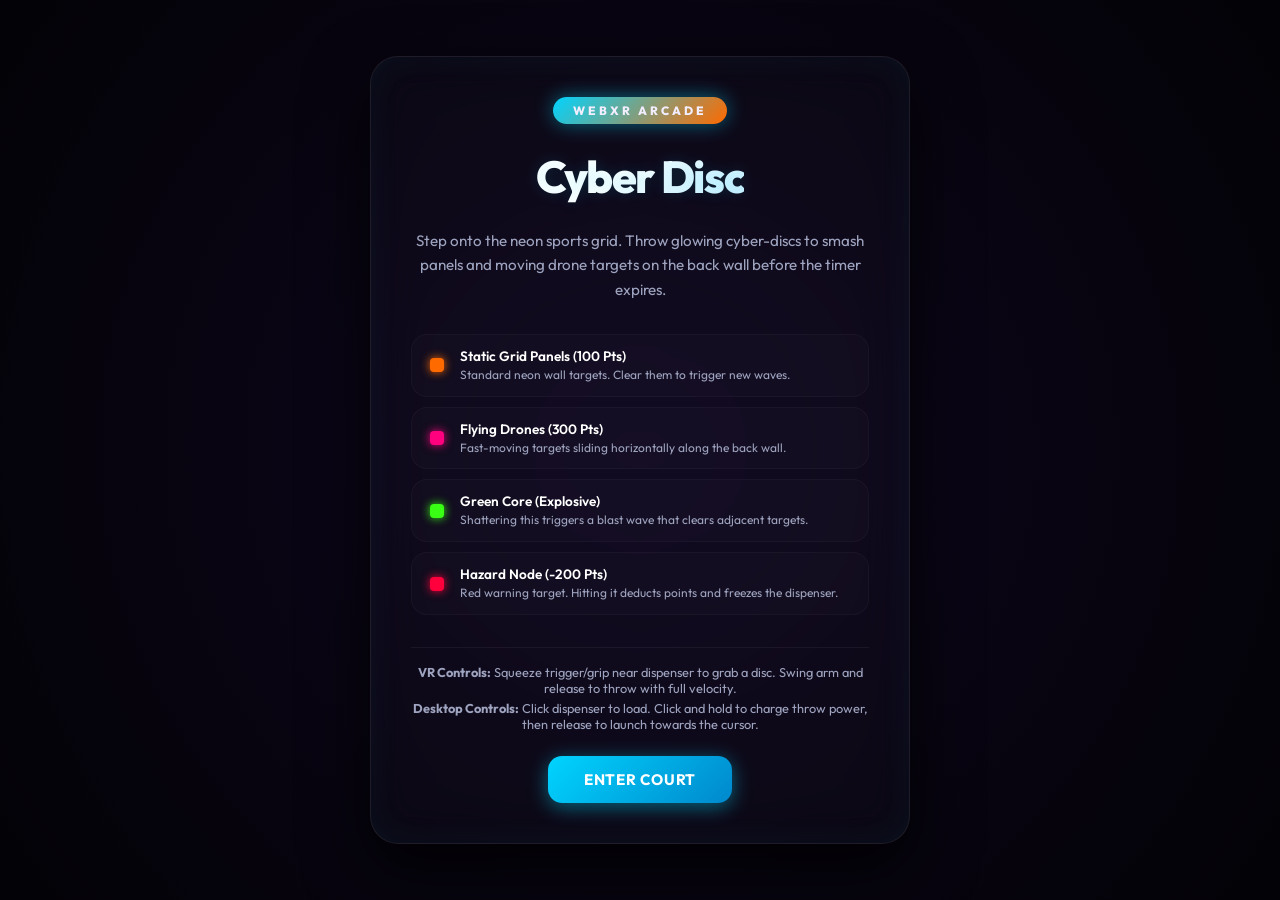
<file: game_0007_cyber_disc/index.html>
<!DOCTYPE html>
<html lang="en">
<head>
    <meta charset="UTF-8">
    <meta name="viewport" content="width=device-width, initial-scale=1.0, user-scalable=no">
    <title>Cyber Disc - WebXR Sports Grid</title>
    <meta name="description" content="An immersive WebXR disc-throwing game. Stand in a futuristic neon court, grab and throw glowing cyber-discs, and smash targets on the back wall.">
    
    <!-- Premium Fonts -->
    <link rel="preconnect" href="https://fonts.googleapis.com">
    <link rel="preconnect" href="https://fonts.gstatic.com" crossorigin>
    <link href="https://fonts.googleapis.com/css2?family=Outfit:wght@300;400;600;800&display=swap" rel="stylesheet">
    
    <!-- Core Stylesheet -->
    <link rel="stylesheet" href="style.css">

    <!-- A-Frame Library (Stable WebXR support) -->
    <script src="https://aframe.io/releases/1.6.0/aframe.min.js"></script>
</head>
<body>

    <!-- 2D Overlay UI Layer -->
    <div id="ui-layer" class="ui-layer">
        
        <!-- Start Screen -->
        <div id="panel-start" class="overlay-panel">
            <div class="logo-badge">WebXR Arcade</div>
            <h1>Cyber Disc</h1>
            <p class="subtitle">Step onto the neon sports grid. Throw glowing cyber-discs to smash panels and moving drone targets on the back wall before the timer expires.</p>
            
            <div class="guide-container">
                <div class="guide-item">
                    <div class="guide-color-indicator indicator-panel"></div>
                    <div class="guide-item-text">
                        <h3>Static Grid Panels (100 Pts)</h3>
                        <p>Standard neon wall targets. Clear them to trigger new waves.</p>
                    </div>
                </div>
                <div class="guide-item">
                    <div class="guide-color-indicator indicator-drone"></div>
                    <div class="guide-item-text">
                        <h3>Flying Drones (300 Pts)</h3>
                        <p>Fast-moving targets sliding horizontally along the back wall.</p>
                    </div>
                </div>
                <div class="guide-item">
                    <div class="guide-color-indicator indicator-core"></div>
                    <div class="guide-item-text">
                        <h3>Green Core (Explosive)</h3>
                        <p>Shattering this triggers a blast wave that clears adjacent targets.</p>
                    </div>
                </div>
                <div class="guide-item">
                    <div class="guide-color-indicator indicator-hazard"></div>
                    <div class="guide-item-text">
                        <h3>Hazard Node (-200 Pts)</h3>
                        <p>Red warning target. Hitting it deducts points and freezes the dispenser.</p>
                    </div>
                </div>
            </div>

            <div class="controls-desc">
                <p><strong>VR Controls:</strong> Squeeze trigger/grip near dispenser to grab a disc. Swing arm and release to throw with full velocity.</p>
                <p style="margin-top: 4px;"><strong>Desktop Controls:</strong> Click dispenser to load. Click and hold to charge throw power, then release to launch towards the cursor.</p>
            </div>

            <button id="btn-start" class="btn btn-blue">Enter Court</button>
        </div>

        <!-- Game Over Screen -->
        <div id="panel-gameover" class="overlay-panel hidden">
            <div class="logo-badge" style="background: linear-gradient(135deg, var(--neon-pink), var(--neon-orange)); box-shadow: 0 0 20px var(--neon-pink-glow);">Match Over</div>
            <h1>Match Results</h1>
            <p class="subtitle">Your round on the grid is complete.</p>
            
            <div class="stats-list">
                <div class="stats-row">
                    <span class="stats-label">Final Score:</span>
                    <span id="stat-final-score" class="stats-value">0</span>
                </div>
                <div class="stats-row">
                    <span class="stats-label">Max Combo Multiplier:</span>
                    <span id="stat-max-combo" class="stats-value">x1</span>
                </div>
                <div class="stats-row">
                    <span class="stats-label">Personal Best:</span>
                    <span id="stat-high-score" class="stats-value">0</span>
                </div>
                <div id="new-record-indicator" class="stats-row hidden">
                    <span class="stats-new-record" style="width: 100%; text-align: center;">🎉 NEW PERSONAL RECORD! 🎉</span>
                </div>
            </div>

            <button id="btn-restart" class="btn btn-blue">Play Again</button>
        </div>
    </div>

    <!-- Active HUD (Visible in-game) -->
    <div id="hud" class="hud-container hidden">
        <!-- Score & Combo Panel -->
        <div class="hud-panel" style="min-width: 120px;">
            <span class="hud-label">Score</span>
            <span id="hud-score-val" class="hud-value">000</span>
            <span id="hud-combo-val" class="combo-badge">x1</span>
        </div>

        <!-- Center Power Meter (mainly for Desktop charge visualizer) -->
        <div class="hud-center">
            <div id="hud-power-panel" class="hud-power-panel">
                <div style="display: flex; justify-content: space-between; align-items: center;">
                    <span class="hud-label" style="font-size: 0.55rem;">Throw Power</span>
                    <span id="power-percent" style="font-family: monospace; font-size: 0.7rem; font-weight: 800; color: var(--neon-blue);">0%</span>
                </div>
                <div class="meter-container">
                    <div id="power-fill" class="meter-fill"></div>
                </div>
            </div>
            <button id="btn-hud-exit" class="mode-toggle-btn">Exit to Menu</button>
        </div>

        <!-- Timer Panel -->
        <div class="hud-panel" style="min-width: 120px; align-items: flex-end;">
            <span class="hud-label">Time Remaining</span>
            <span id="hud-timer-val" class="hud-value timer-pulse">1:00</span>
        </div>
    </div>

    <!-- A-Frame 3D Scene Viewport -->
    <div id="scene-container">
        <a-scene embedded vr-mode-ui="enabled: true" renderer="antialias: true; colorManagement: true; sortObjects: true;">
            
            <!-- Asset Preloading -->
            <a-assets>
                <!-- Materials and mixins can be added here if needed -->
            </a-assets>

            <!-- Lighting -->
            <a-entity light="type: ambient; color: #110e25; intensity: 0.6"></a-entity>
            <a-entity light="type: directional; color: #00d4ff; intensity: 0.8" position="-4 6 -2"></a-entity>
            <a-entity light="type: directional; color: #ff6a00; intensity: 0.6" position="4 6 -5"></a-entity>

            <!-- Immersive Racquetball Court Arena (Dimensions: 8m wide, 5m high, 12m deep) -->
            <!-- We center the player at Z = 0. Target Wall is at Z = -10m. Rear wall is at Z = 2m. -->
            <a-sky color="#030206"></a-sky>
            
            <!-- Floor grid -->
            <a-plane position="0 0 -4" rotation="-90 0 0" width="8" height="12" color="#00d4ff" wireframe="true" material="shader: flat; opacity: 0.08"></a-plane>
            <a-plane position="0 0.001 -4" rotation="-90 0 0" width="8" height="12" color="#030206" material="shader: flat; roughness: 0.9; metalness: 0.1"></a-plane>
            
            <!-- Ceiling grid -->
            <a-plane position="0 5 -4" rotation="90 0 0" width="8" height="12" color="#00d4ff" wireframe="true" material="shader: flat; opacity: 0.05"></a-plane>
            
            <!-- Side Walls (Dark metal with neon grid stripes) -->
            <a-plane id="left-wall-plane" position="-4 2.5 -4" rotation="0 90 0" width="12" height="5" color="#ff6a00" wireframe="true" material="shader: flat; opacity: 0.06"></a-plane>
            <a-plane id="right-wall-plane" position="4 2.5 -4" rotation="0 -90 0" width="12" height="5" color="#ff6a00" wireframe="true" material="shader: flat; opacity: 0.06"></a-plane>

            <!-- Back Wall Frame (Solid boundary) -->
            <a-plane position="0 2.5 -10" rotation="0 0 0" width="8" height="5" color="#07050e" material="roughness: 0.8; metalness: 0.4"></a-plane>
            <a-plane position="0 2.5 -9.99" rotation="0 0 0" width="8" height="5" color="#00d4ff" wireframe="true" material="shader: flat; opacity: 0.1"></a-plane>

            <!-- Player Podium / Standing boundary -->
            <a-ring position="0 0.005 0" rotation="-90 0 0" radius-inner="0.8" radius-outer="0.85" color="#ff6a00" material="shader: flat; opacity: 0.5"></a-ring>
            <a-circle position="0 0.003 0" rotation="-90 0 0" radius="0.8" color="#ff6a00" material="shader: flat; opacity: 0.05"></a-circle>
            
            <!-- Disc Dispenser Pedestal (Placed slightly forward and to the right of standard player stance) -->
            <a-entity id="dispenser" position="0.45 0 -0.35">
                <!-- Pedestal base column -->
                <a-cylinder radius="0.08" height="0.8" color="#110d24" material="roughness: 0.4; metalness: 0.8" position="0 0.4 0"></a-cylinder>
                <a-cylinder radius="0.1" height="0.04" color="#ff6a00" material="shader: flat; opacity: 0.8" position="0 0.8 0"></a-cylinder>
                
                <!-- Interaction anchor (invisible click target) -->
                <a-cylinder id="dispenser-anchor" class="disc-dispenser" radius="0.25" height="0.4" position="0 0.9 0" material="opacity: 0.0; transparent: true; visible: true;"></a-cylinder>
                
                <!-- Floating, rotating preview disc inside dispenser -->
                <a-entity id="dispenser-preview-disc" position="0 0.95 0" rotation="0 0 0">
                    <a-torus radius="0.12" radius-tubular="0.015" color="#00d4ff" material="shader: flat; opacity: 0.9" rotation="90 0 0"></a-torus>
                    <a-cylinder radius="0.09" height="0.01" color="#00d4ff" material="shader: flat; opacity: 0.3" position="0 0 0"></a-cylinder>
                    <a-sphere radius="0.02" color="#ffffff" material="shader: flat" position="0 0.01 0"></a-sphere>
                </a-entity>
                
                <!-- Text prompt for desktop users -->
                <a-entity id="dispenser-hud-text" text="value: CLICK DISPENSER; align: center; width: 0.8; color: #00d4ff; shader: msdf;" position="0 1.25 0" rotation="0 0 0" visible="true"></a-entity>
            </a-entity>

            <!-- Spawner container for flying discs -->
            <a-entity id="disc-container"></a-entity>

            <!-- Container for target blocks, drones, and particle bursts -->
            <a-entity id="target-container"></a-entity>

            <!-- Holographic START GAME Panel for VR Users (Floating at Z = -2.5m, hidden in game) -->
            <a-entity id="vr-ui-container" position="0 1.6 -2.5" rotation="0 0 0">
                <!-- Backdrop panel -->
                <a-plane width="2.0" height="1.4" color="#080613" material="opacity: 0.88; transparent: true; roughness: 0.5" position="0 0 -0.01"></a-plane>
                <a-plane width="2.02" height="1.42" color="#00d4ff" wireframe="true" material="shader: flat; opacity: 0.4" position="0 0 -0.012"></a-plane>
                
                <!-- Floating UI Content -->
                <a-entity text="value: CYBER DISC; align: center; width: 3.5; color: #ffffff; font: outfit; fontImage: https://aframe.io/a-frame/fonts/MSDF/Outfit-Bold.png; shader: msdf;" position="0 0.4 0"></a-entity>
                
                <!-- Start Button (holographic click target) -->
                <a-entity id="vr-btn-start" class="vr-btn" position="0 -0.2 0.05">
                    <a-plane width="0.9" height="0.3" color="#00d4ff" material="shader: flat; opacity: 0.8"></a-plane>
                    <a-entity text="value: START GAME; align: center; width: 2.2; color: #030206; font: outfit; fontImage: https://aframe.io/a-frame/fonts/MSDF/Outfit-Bold.png; shader: msdf;" position="0 0 0.01"></a-entity>
                </a-entity>
                
                <!-- Restart Button (initially hidden) -->
                <a-entity id="vr-btn-restart" class="vr-btn" position="0 -0.2 0.05" visible="false">
                    <a-plane width="0.9" height="0.3" color="#ff007f" material="shader: flat; opacity: 0.8"></a-plane>
                    <a-entity text="value: PLAY AGAIN; align: center; width: 2.2; color: #030206; font: outfit; fontImage: https://aframe.io/a-frame/fonts/MSDF/Outfit-Bold.png; shader: msdf;" position="0 0 0.01"></a-entity>
                </a-entity>

                <a-entity id="vr-ui-text" text="value: Point laser and click START to begin.; align: center; width: 1.4; color: #9ea4c0; shader: msdf;" position="0 0.1 0"></a-entity>
            </a-entity>

            <!-- Holographic VR Head-Up Display (Only visible inside VR headset) -->
            <!-- Placed at a comfortable offset in front of the camera, following the player's view -->
            <a-entity id="vr-hud" position="0 2.2 -2.0" rotation="15 0 0" visible="false">
                <a-plane width="1.6" height="0.25" color="#080613" material="opacity: 0.6; transparent: true" position="0 0 -0.01"></a-plane>
                <!-- Score, Timer, Combo text values -->
                <a-entity id="vr-hud-score" text="value: SCORE: 000; align: left; width: 1.6; color: #ffffff; shader: msdf;" position="-0.7 0 0.01"></a-entity>
                <a-entity id="vr-hud-timer" text="value: TIME: 1:00; align: right; width: 1.6; color: #00d4ff; shader: msdf;" position="0.7 0 0.01"></a-entity>
                <a-entity id="vr-hud-combo" text="value: COMBO: x1; align: center; width: 1.6; color: #ff007f; shader: msdf;" position="0 0 0.01"></a-entity>
            </a-entity>

            <!-- Player Rig: Camera + Laser pointer controllers -->
            <a-entity id="rig" position="0 0 0">
                <!-- User's head/camera view -->
                <a-camera id="camera" look-controls="pointerLockEnabled: false" wasd-controls="enabled: false">
                    <!-- Ring reticle overlay for gaze interaction (only active when VR controllers are disconnected) -->
                    <a-entity id="gaze-reticle" cursor="fuse: false" raycaster="objects: .disc-dispenser, .vr-btn, .target-interactive" position="0 0 -1" geometry="primitive: ring; radiusInner: 0.015; radiusOuter: 0.02" material="color: #00d4ff; shader: flat; opacity: 0.5"></a-entity>
                    
                    <!-- Floating visual representation of loaded disc for Desktop users -->
                    <a-entity id="desktop-loaded-disc" position="0.22 -0.22 -0.5" rotation="15 -10 10" visible="false">
                        <a-torus radius="0.05" radius-tubular="0.006" color="#00d4ff" material="shader: flat; opacity: 0.9"></a-torus>
                        <a-cylinder radius="0.038" height="0.004" color="#00d4ff" material="shader: flat; opacity: 0.4"></a-cylinder>
                        <!-- Dynamic glow when charging -->
                        <a-entity id="desktop-charge-glow" geometry="primitive: sphere; radius: 0.04" material="color: #ff6a00; shader: flat; opacity: 0.0; transparent: true"></a-entity>
                    </a-entity>
                </a-camera>

                <!-- Left Controller -->
                <a-entity id="left-hand" laser-controls="hand: left" raycaster="objects: .disc-dispenser, .vr-btn, .target-interactive; far: 40; showLine: true;" line="color: #ff6a00; opacity: 0.6; width: 2"></a-entity>
                
                <!-- Right Controller -->
                <a-entity id="right-hand" laser-controls="hand: right" raycaster="objects: .disc-dispenser, .vr-btn, .target-interactive; far: 40; showLine: true;" line="color: #00d4ff; opacity: 0.6; width: 2"></a-entity>
            </a-entity>

            <!-- Mouse Cursor for desktop click-to-aim interactions -->
            <a-entity id="mouse-cursor" cursor="rayOrigin: mouse" raycaster="objects: .disc-dispenser, .vr-btn, .target-interactive"></a-entity>

        </a-scene>
    </div>

    <!-- Application Script -->
    <script src="app.js"></script>
</body>
</html>
</file>
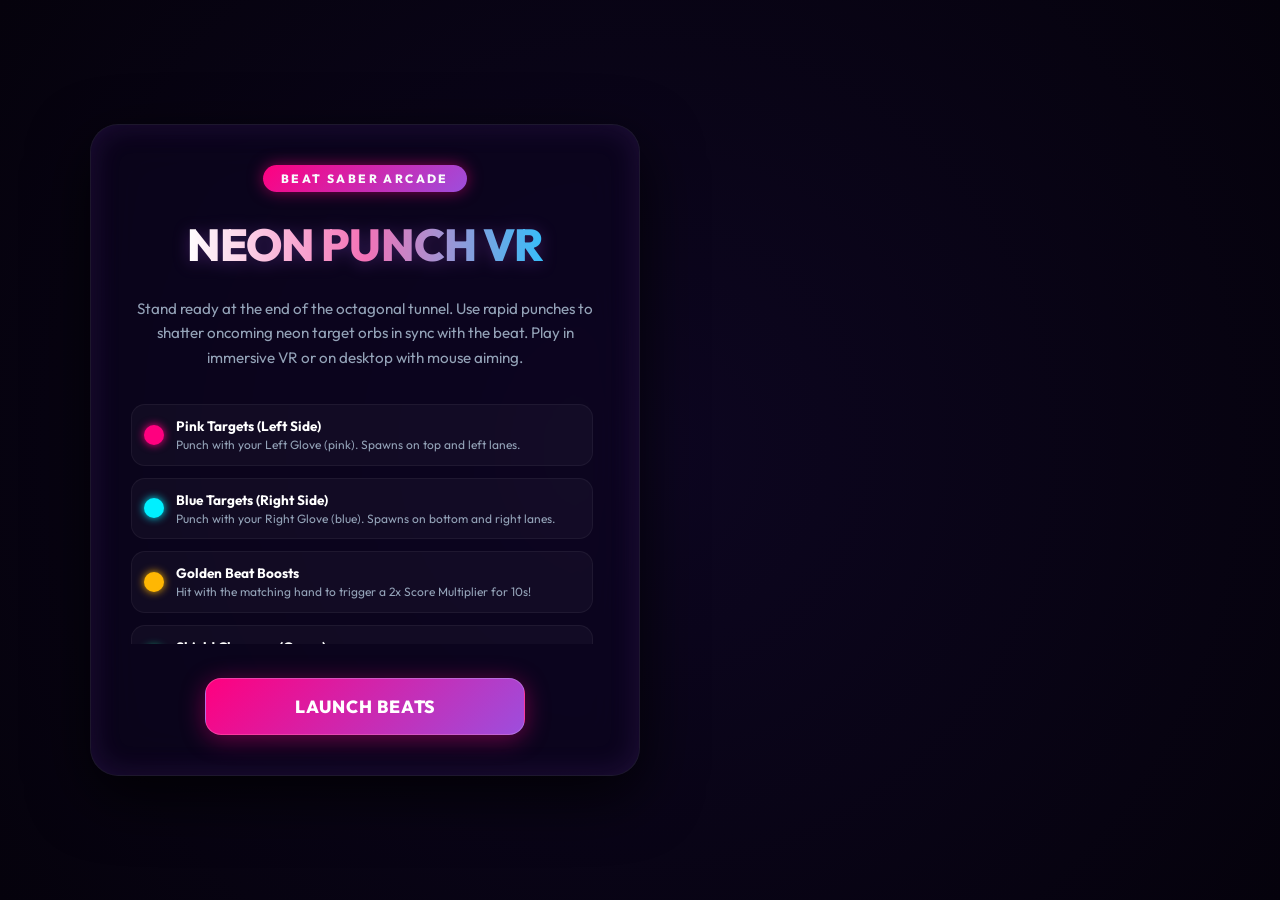
<file: game_0008_neon_punch/index.html>
<!DOCTYPE html>
<html lang="en">
<head>
    <meta charset="UTF-8">
    <meta name="viewport" content="width=device-width, initial-scale=1.0, user-scalable=no">
    <title>Neon Punch VR - Synthwave Rhythm Arcade</title>
    <meta name="description" content="A high-intensity synthwave WebVR rhythm game. Punch oncoming neon orbs in an octagonal tunnel. Hostable on GitHub Pages.">
    
    <!-- Premium Google Fonts -->
    <link rel="preconnect" href="https://fonts.googleapis.com">
    <link rel="preconnect" href="https://fonts.gstatic.com" crossorigin>
    <link href="https://fonts.googleapis.com/css2?family=Outfit:wght@300;400;600;800&display=swap" rel="stylesheet">
    
    <!-- Core Stylesheet -->
    <link rel="stylesheet" href="./style.css">

    <!-- A-Frame Library CDN -->
    <script src="https://aframe.io/releases/1.6.0/aframe.min.js"></script>
</head>
<body>

    <!-- 2D HUD and Overlay Layer -->
    <div id="ui-layer" class="ui-layer">
        
        <!-- Start Game Panel -->
        <div id="panel-start" class="overlay-panel">
            <div class="logo-badge">Beat Saber Arcade</div>
            <h1>Neon Punch VR</h1>
            <p class="subtitle">Stand ready at the end of the octagonal tunnel. Use rapid punches to shatter oncoming neon target orbs in sync with the beat. Play in immersive VR or on desktop with mouse aiming.</p>
            
            <div class="guide-container">
                <div class="guide-item">
                    <div class="guide-indicator guide-pink"></div>
                    <div class="guide-item-text">
                        <h3>Pink Targets (Left Side)</h3>
                        <p>Punch with your Left Glove (pink). Spawns on top and left lanes.</p>
                    </div>
                </div>
                <div class="guide-item">
                    <div class="guide-indicator guide-blue"></div>
                    <div class="guide-item-text">
                        <h3>Blue Targets (Right Side)</h3>
                        <p>Punch with your Right Glove (blue). Spawns on bottom and right lanes.</p>
                    </div>
                </div>
                <div class="guide-item">
                    <div class="guide-indicator guide-yellow"></div>
                    <div class="guide-item-text">
                        <h3>Golden Beat Boosts</h3>
                        <p>Hit with the matching hand to trigger a 2x Score Multiplier for 10s!</p>
                    </div>
                </div>
                <div class="guide-item">
                    <div class="guide-indicator guide-green"></div>
                    <div class="guide-item-text">
                        <h3>Shield Chargers (Green)</h3>
                        <p>Hit with the matching hand to restore 15% of your shield energy.</p>
                    </div>
                </div>
                <div class="guide-item">
                    <div class="guide-indicator guide-red"></div>
                    <div class="guide-item-text">
                        <h3>Hazard Mines (Spiked Red)</h3>
                        <p>DO NOT PUNCH! Let them pass safely. Punching them deals -20% shield damage.</p>
                    </div>
                </div>
            </div>

            <button id="btn-start" class="btn btn-neon">Launch Beats</button>
        </div>

        <!-- Game Over Panel -->
        <div id="panel-gameover" class="overlay-panel hidden">
            <div class="logo-badge" style="background: linear-gradient(135deg, var(--neon-pink), var(--neon-purple));">System Overload</div>
            <h1>Shields Defeated</h1>
            <p class="subtitle">Your runway shield energy has fully depleted. The neon grid has powered down.</p>
            
            <div class="stats-list">
                <div class="stats-row">
                    <span class="stats-label">Final Score:</span>
                    <span id="stat-final-score" class="stats-value">0</span>
                </div>
                <div class="stats-row">
                    <span class="stats-label">Max Combo:</span>
                    <span id="stat-max-combo" class="stats-value">0</span>
                </div>
                <div class="stats-row">
                    <span class="stats-label">Accuracy:</span>
                    <span id="stat-accuracy" class="stats-value">0%</span>
                </div>
                <div class="stats-row">
                    <span class="stats-label">High Score:</span>
                    <span id="stat-high-score" class="stats-value">0</span>
                </div>
                <div id="new-record-banner" class="new-record-banner hidden">
                    🎉 NEW HIGH SCORE RECORDED! 🎉
                </div>
            </div>

            <button id="btn-restart" class="btn btn-neon">Replay</button>
        </div>
    </div>

    <!-- 2D HUD for Screen/Desktop Players -->
    <div id="hud" class="hud-container hidden">
        <div class="hud-panel">
            <span class="hud-label">Score</span>
            <div style="display: flex; align-items: center;">
                <span id="hud-score-val" class="hud-value">0</span>
                <span id="hud-multiplier" class="hud-multiplier-badge hidden">2x</span>
            </div>
        </div>
        
        <div class="hud-panel hud-center">
            <span class="hud-label">Shield Integrity</span>
            <div class="shield-bar-container">
                <div id="shield-bar-fill" class="shield-bar-fill"></div>
            </div>
        </div>
        
        <div class="hud-panel" style="text-align: right; min-width: 140px;">
            <span class="hud-label">Combo / Accuracy</span>
            <span id="hud-combo-val" class="hud-value" style="color: var(--neon-blue);">0</span>
            <span id="hud-accuracy-val" style="color: var(--text-secondary); font-size: 0.85rem; font-weight: 800; margin-left: 8px;">100%</span>
        </div>
    </div>

    <!-- Multiplier Banner Overlay -->
    <div id="multiplier-banner" class="multiplier-banner hidden">
        ✨ 2X SCORE MULTIPLIER ACTIVE ✨
    </div>

    <!-- Desktop Aim Crosshair Follower -->
    <div id="desktop-aim" class="desktop-aim-indicator"></div>

    <!-- A-Frame 3D VR Scene -->
    <a-scene id="game-scene" embedded="false" vr-mode-ui="enabled: true" renderer="antialias: true; colorManagement: true;">
        
        <a-assets>
            <!-- Preload assets if needed -->
        </a-assets>

        <!-- Ambient & Spotlight Lighting -->
        <a-entity light="type: ambient; color: #12092b; intensity: 0.7"></a-entity>
        <a-entity light="type: directional; color: #8e58ff; intensity: 0.6" position="0 6 3"></a-entity>

        <!-- Dark Space Atmosphere -->
        <a-sky color="#04010a"></a-sky>

        <!-- Retro Neon Sun in Distance (z = -25) -->
        <a-entity id="retro-sun" position="0 2 -25">
            <!-- Halved rising retro sun -->
            <a-circle radius="9" color="#ff007f" material="shader: flat; side: double" theta-length="180" rotation="0 0 0"></a-circle>
            <!-- Sun slice effect using horizontal dark bars -->
            <a-box position="0 0.8 0.1" width="18" height="0.15" depth="0.02" color="#04010a" material="shader: flat"></a-box>
            <a-box position="0 1.6 0.1" width="18" height="0.25" depth="0.02" color="#04010a" material="shader: flat"></a-box>
            <a-box position="0 2.6 0.1" width="18" height="0.4" depth="0.02" color="#04010a" material="shader: flat"></a-box>
            <a-box position="0 3.8 0.1" width="18" height="0.55" depth="0.02" color="#04010a" material="shader: flat"></a-box>
            <a-box position="0 5.2 0.1" width="18" height="0.7" depth="0.02" color="#04010a" material="shader: flat"></a-box>
            
            <!-- Sun grid light source -->
            <a-entity light="type: point; color: #ff007f; intensity: 0.8; distance: 20" position="0 1 1"></a-entity>
        </a-entity>

        <!-- Distant neon grids / mountains -->
        <a-entity position="0 0 -15" rotation="-90 0 0">
            <!-- Ground grid extending to horizon -->
            <a-plane width="60" height="60" color="#9d4edd" wireframe="true" material="shader: flat; opacity: 0.08"></a-plane>
        </a-entity>

        <!-- THE OCTAGONAL TUNNEL RAILS (z = -15m to z = 0m) -->
        <a-entity id="tunnel-container">
            <!-- 8 rails, each positioned at octagon coordinates around center (x=0, y=1.4) with radius R=0.8 -->
            <!-- Lane 0 (Right, angle=0) -->
            <a-box position="0.8 1.4 -7.5" rotation="0 0 0" width="0.012" height="0.012" depth="15" color="#00f0ff" material="shader: flat; opacity: 0.6"></a-box>
            <!-- Lane 1 (Up-Right, angle=45) -->
            <a-box position="0.566 1.966 -7.5" rotation="0 0 45" width="0.012" height="0.012" depth="15" color="#00f0ff" material="shader: flat; opacity: 0.6"></a-box>
            <!-- Lane 2 (Up, angle=90) -->
            <a-box position="0 2.2 -7.5" rotation="0 0 90" width="0.012" height="0.012" depth="15" color="#ff007f" material="shader: flat; opacity: 0.6"></a-box>
            <!-- Lane 3 (Up-Left, angle=135) -->
            <a-box position="-0.566 1.966 -7.5" rotation="0 0 135" width="0.012" height="0.012" depth="15" color="#ff007f" material="shader: flat; opacity: 0.6"></a-box>
            <!-- Lane 4 (Left, angle=180) -->
            <a-box position="-0.8 1.4 -7.5" rotation="0 0 180" width="0.012" height="0.012" depth="15" color="#ff007f" material="shader: flat; opacity: 0.6"></a-box>
            <!-- Lane 5 (Down-Left, angle=225) -->
            <a-box position="-0.566 0.834 -7.5" rotation="0 0 225" width="0.012" height="0.012" depth="15" color="#ff007f" material="shader: flat; opacity: 0.6"></a-box>
            <!-- Lane 6 (Down, angle=270) -->
            <a-box position="0 0.6 -7.5" rotation="0 0 270" width="0.012" height="0.012" depth="15" color="#00f0ff" material="shader: flat; opacity: 0.6"></a-box>
            <!-- Lane 7 (Down-Right, angle=315) -->
            <a-box position="0.566 0.834 -7.5" rotation="0 0 315" width="0.012" height="0.012" depth="15" color="#00f0ff" material="shader: flat; opacity: 0.6"></a-box>
        </a-entity>

        <!-- THE HIT GATE (z = -1.2m) -->
        <a-entity id="hit-gate-container">
            <!-- White neon arch / octagon border around the hit plane -->
            <!-- 8 edges linking target centers -->
            <!-- Left-ish pink rings, Right-ish blue rings -->
            <!-- Lane 0 -->
            <a-ring position="0.8 1.4 -1.2" radius-inner="0.1" radius-outer="0.12" color="#00f0ff" material="shader: flat; opacity: 0.4; side: double"></a-ring>
            <!-- Lane 1 -->
            <a-ring position="0.566 1.966 -1.2" radius-inner="0.1" radius-outer="0.12" color="#00f0ff" material="shader: flat; opacity: 0.4; side: double"></a-ring>
            <!-- Lane 2 -->
            <a-ring position="0 2.2 -1.2" radius-inner="0.1" radius-outer="0.12" color="#ff007f" material="shader: flat; opacity: 0.4; side: double"></a-ring>
            <!-- Lane 3 -->
            <a-ring position="-0.566 1.966 -1.2" radius-inner="0.1" radius-outer="0.12" color="#ff007f" material="shader: flat; opacity: 0.4; side: double"></a-ring>
            <!-- Lane 4 -->
            <a-ring position="-0.8 1.4 -1.2" radius-inner="0.1" radius-outer="0.12" color="#ff007f" material="shader: flat; opacity: 0.4; side: double"></a-ring>
            <!-- Lane 5 -->
            <a-ring position="-0.566 0.834 -1.2" radius-inner="0.1" radius-outer="0.12" color="#ff007f" material="shader: flat; opacity: 0.4; side: double"></a-ring>
            <!-- Lane 6 -->
            <a-ring position="0 0.6 -1.2" radius-inner="0.1" radius-outer="0.12" color="#00f0ff" material="shader: flat; opacity: 0.4; side: double"></a-ring>
            <!-- Lane 7 -->
            <a-ring position="0.566 0.834 -1.2" radius-inner="0.1" radius-outer="0.12" color="#00f0ff" material="shader: flat; opacity: 0.4; side: double"></a-ring>

            <!-- Translucent hit zone mesh plane representing the evaluation window -->
            <a-circle position="0 1.4 -1.2" radius="1.1" color="#ffffff" material="shader: flat; opacity: 0.03; side: double; transparent: true"></a-circle>
        </a-entity>

        <!-- CONTAINER FOR DYNAMIC ENTITIES -->
        <a-entity id="orb-container"></a-entity>
        <a-entity id="particle-container"></a-entity>

        <!-- COCKPIT VR HUD (FLOATING DASHBOARD) -->
        <!-- Placed at chest level and tilted up for VR comfort. Visible only in VR mode -->
        <a-entity id="vr-hud" position="0 0.8 -1.0" rotation="-30 0 0" visible="false">
            <!-- Curved dark glass plate -->
            <a-entity geometry="primitive: plane; width: 1.5; height: 0.5" 
                      material="color: #0d0621; opacity: 0.75; transparent: true; roughness: 0.1; metalness: 0.8" 
                      position="0 0 0">
                <!-- Border lines -->
                <a-entity geometry="primitive: plane; width: 1.52; height: 0.02" material="color: #9d4edd; shader: flat" position="0 0.25 0.005"></a-entity>
                <a-entity geometry="primitive: plane; width: 1.52; height: 0.02" material="color: #9d4edd; shader: flat" position="0 -0.25 0.005"></a-entity>
                
                <!-- Text contents -->
                <a-text id="vr-score" value="SCORE: 000000" color="#ffffff" align="center" width="2.2" font="monoid" position="0 0.1 0.01" shader="flat"></a-text>
                <a-text id="vr-combo" value="COMBO: 0  |  100%" color="#00f0ff" align="center" width="1.8" font="monoid" position="0 -0.04 0.01" shader="flat"></a-text>
                
                <!-- Shield status display -->
                <a-text id="vr-shield-label" value="SHIELD ENERGY" color="#8d58ff" align="center" width="1.4" font="monoid" position="0 -0.14 0.01" shader="flat"></a-text>
                <a-entity id="vr-shield-bar" geometry="primitive: box; width: 0.8; height: 0.03; depth: 0.01" material="color: #00f0ff; shader: flat" position="0 -0.2 0.01"></a-entity>
            </a-entity>
        </a-entity>

        <!-- PLAYERS GLOVES (DESKTOP MODE) -->
        <!-- Hand representation when on desktop. Animated inside app.js -->
        <a-entity id="desktop-gloves" visible="true">
            <a-sphere id="desktop-left-glove" class="glove" radius="0.08" color="#ff007f"
                      material="shader: standard; roughness: 0.1; metalness: 0.9; opacity: 0.75; transparent: true; emissive: #ff007f; emissiveIntensity: 0.5" 
                      position="-0.4 1.4 -1.1">
                <a-light type="point" color="#ff007f" intensity="0.2" distance="1.0"></a-light>
            </a-sphere>
            
            <a-sphere id="desktop-right-glove" class="glove" radius="0.08" color="#00f0ff"
                      material="shader: standard; roughness: 0.1; metalness: 0.9; opacity: 0.75; transparent: true; emissive: #00f0ff; emissiveIntensity: 0.5" 
                      position="0.4 1.4 -1.1">
                <a-light type="point" color="#00f0ff" intensity="0.2" distance="1.0"></a-light>
            </a-sphere>
        </a-entity>

        <!-- PLAYER RIG (CAMERA + VR CONTROLLERS) -->
        <a-entity id="rig" position="0 0 0">
            <a-camera id="camera" look-controls="pointerLockEnabled: false" wasd-controls-enabled="false" position="0 1.6 0">
                <!-- Retro Gaze Pointer Reticle (only shows if VR controller disconnected or cursor hover is needed) -->
                <a-cursor id="reticle"
                    raycaster="objects: .vr-btn; interval: 100;"
                    fuse="false"
                    position="0 0 -1"
                    geometry="primitive: ring; radiusInner: 0.01; radiusOuter: 0.018"
                    material="color: #ffffff; shader: flat; opacity: 0.5; transparent: true">
                </a-cursor>
            </a-camera>

            <!-- Immersive VR Controllers with Gloves attached -->
            <a-entity id="left-hand" laser-controls="hand: left" raycaster="objects: .vr-btn; interval: 100; far: 5" line="color: #ff007f; opacity: 0.6">
                <!-- Pink glove sphere centered on left hand -->
                <a-sphere class="glove" radius="0.08" color="#ff007f" 
                          material="shader: standard; roughness: 0.1; metalness: 0.9; opacity: 0.75; transparent: true; emissive: #ff007f; emissiveIntensity: 0.5">
                    <a-light type="point" color="#ff007f" intensity="0.3" distance="1.5"></a-light>
                </a-sphere>
            </a-entity>

            <a-entity id="right-hand" laser-controls="hand: right" raycaster="objects: .vr-btn; interval: 100; far: 5" line="color: #00f0ff; opacity: 0.6">
                <!-- Blue glove sphere centered on right hand -->
                <a-sphere class="glove" radius="0.08" color="#00f0ff" 
                          material="shader: standard; roughness: 0.1; metalness: 0.9; opacity: 0.75; transparent: true; emissive: #00f0ff; emissiveIntensity: 0.5">
                    <a-light type="point" color="#00f0ff" intensity="0.3" distance="1.5"></a-light>
                </a-sphere>
            </a-entity>
        </a-entity>

    </a-scene>

    <!-- Core Game Logic Script -->
    <script src="./app.js"></script>
</body>
</html>
</file>
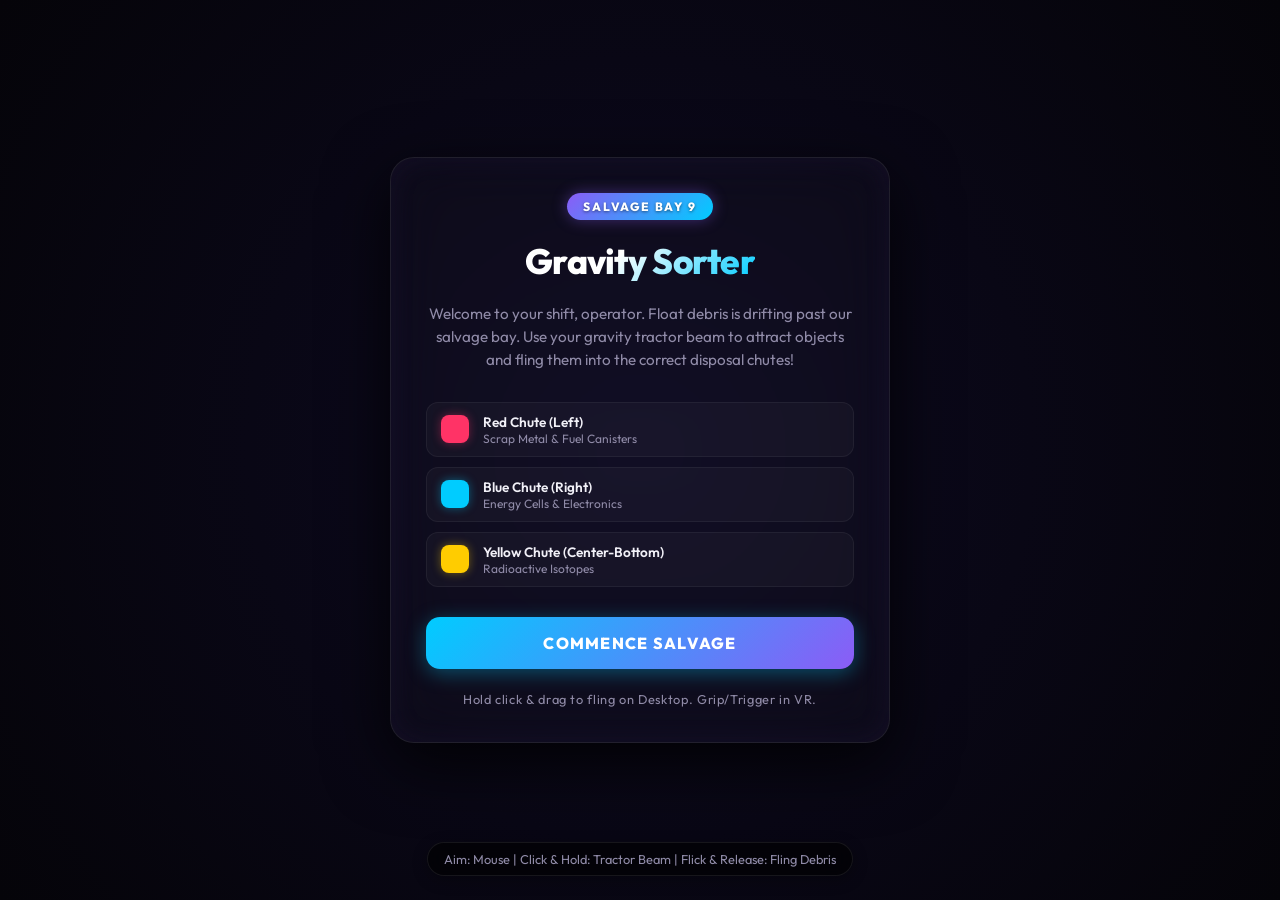
<file: game_0009_gravity_sorter/index.html>
<!DOCTYPE html>
<html lang="en">
<head>
    <meta charset="UTF-8">
    <meta name="viewport" content="width=device-width, initial-scale=1.0, user-scalable=no">
    <title>Gravity Sorter - VR Space Salvage</title>
    <meta name="description" content="A physics-puzzle arcade game in WebVR. Pull, capture, and fling space debris into color-coded chutes.">
    
    <!-- Premium Google Fonts -->
    <link rel="preconnect" href="https://fonts.googleapis.com">
    <link rel="preconnect" href="https://fonts.gstatic.com" crossorigin>
    <link href="https://fonts.googleapis.com/css2?family=Outfit:wght@300;400;600;800&display=swap" rel="stylesheet">
    
    <!-- Game Styling -->
    <link rel="stylesheet" href="./style.css">

    <!-- A-Frame Library CDN (Version 1.6.0) -->
    <script src="https://aframe.io/releases/1.6.0/aframe.min.js"></script>
</head>
<body>

    <!-- 2D HTML Dashboard Layer -->
    <div id="ui-layer" class="ui-layer">
        
        <!-- Start Panel -->
        <div id="panel-start" class="overlay-panel">
            <div class="logo-badge">Salvage Bay 9</div>
            <h1>Gravity Sorter</h1>
            <p class="subtitle">Welcome to your shift, operator. Float debris is drifting past our salvage bay. Use your gravity tractor beam to attract objects and fling them into the correct disposal chutes!</p>
            
            <div class="guide-container">
                <div class="guide-item">
                    <div class="color-swatch swatch-red"></div>
                    <div class="guide-text">
                        <h4>Red Chute (Left)</h4>
                        <p>Scrap Metal & Fuel Canisters</p>
                    </div>
                </div>
                <div class="guide-item">
                    <div class="color-swatch swatch-blue"></div>
                    <div class="guide-text">
                        <h4>Blue Chute (Right)</h4>
                        <p>Energy Cells & Electronics</p>
                    </div>
                </div>
                <div class="guide-item">
                    <div class="color-swatch swatch-yellow"></div>
                    <div class="guide-text">
                        <h4>Yellow Chute (Center-Bottom)</h4>
                        <p>Radioactive Isotopes</p>
                    </div>
                </div>
            </div>

            <button id="btn-start" class="btn btn-primary">Commence Salvage</button>
            <div class="status-msg">Hold click & drag to fling on Desktop. Grip/Trigger in VR.</div>
        </div>

        <!-- Game Over Panel -->
        <div id="panel-gameover" class="overlay-panel hidden">
            <div class="logo-badge" style="background: linear-gradient(135deg, var(--neon-red), var(--neon-purple)); box-shadow: 0 0 15px var(--neon-red-glow);">Shift Completed</div>
            <h1>Shift Report</h1>
            <p class="subtitle">The local orbital sector is clear of debris. Let's see your salvage statistics.</p>
            
            <div class="stats-list">
                <div class="stats-row">
                    <span class="stats-label">Sorted Debris:</span>
                    <span id="stat-final-count" class="stats-value">0 items</span>
                </div>
                <div class="stats-row">
                    <span class="stats-label">Total Mass Sorted:</span>
                    <span id="stat-final-mass" class="stats-value">0 kg</span>
                </div>
                <div class="stats-row">
                    <span class="stats-label">Shift Score:</span>
                    <span id="stat-final-score" class="stats-value">0</span>
                </div>
                <div class="stats-row">
                    <span class="stats-label">Sector High Score:</span>
                    <span id="stat-high-score" class="stats-value">0</span>
                </div>
                <div id="new-record-indicator" class="stats-row hidden">
                    <span class="stats-new-record" style="width: 100%; text-align: center;">🚀 NEW SECTOR RECORD SET! 🚀</span>
                </div>
            </div>

            <button id="btn-restart" class="btn btn-primary">Start Next Shift</button>
        </div>
    </div>

    <!-- HUD Overlay for desktop screens -->
    <div id="hud" class="hud-container hidden">
        <div class="hud-left">
            <div class="hud-panel">
                <span class="hud-label">Sorted Mass</span>
                <span id="hud-mass-val" class="hud-value">0 kg</span>
            </div>
            <div class="hud-panel">
                <span class="hud-label">Score</span>
                <span id="hud-score-val" class="hud-value">0</span>
            </div>
        </div>
        
        <!-- Feedback indicator center of HUD -->
        <div id="hud-feedback">SUCCESS!</div>

        <div class="hud-right">
            <div class="hud-panel">
                <span class="hud-label">Streak Multiplier</span>
                <span id="hud-streak-val" class="hud-value">x1</span>
            </div>
            <div class="hud-panel">
                <span class="hud-label">Shift Timer</span>
                <span id="hud-time-val" class="hud-value">90.0s</span>
            </div>
        </div>
    </div>

    <!-- Reticle instructions fallback for Desktop click controls -->
    <div id="desktop-instruction" class="gaze-reticle-instruction hidden">
        Aim: Mouse | Click & Hold: Tractor Beam | Flick & Release: Fling Debris
    </div>

    <!-- 3D Scene Viewport -->
    <div id="scene-container">
        <a-scene embedded="false" vr-mode-ui="enabled: true" renderer="antialias: true; colorManagement: true;">
            <a-assets></a-assets>

            <!-- Lighting -->
            <a-entity light="type: ambient; color: #100e26; intensity: 0.5"></a-entity>
            <!-- Blueish main lights reflecting off metal walls -->
            <a-entity light="type: directional; color: #00ccff; intensity: 0.8" position="-4 6 -2"></a-entity>
            <a-entity light="type: directional; color: #8b5cf6; intensity: 0.7; castShadow: false" position="4 4 -3"></a-entity>
            <!-- A subtle light that shines back from the window -->
            <a-entity light="type: directional; color: #ffffff; intensity: 0.4" position="0 2 -8"></a-entity>

            <!-- Space Background (Stars and Dust) -->
            <a-sky color="#030206"></a-sky>
            <a-entity id="starfield"></a-entity>

            <!-- ========================================== -->
            <!-- 3D INDUSTRIAL SALVAGE BAY ENVIRONMENT -->
            <!-- ========================================== -->
            
            <!-- Floor / Deck plate -->
            <a-plane position="0 0 0" rotation="-90 0 0" width="30" height="20" color="#111116" material="roughness: 0.85; metalness: 0.7"></a-plane>
            <!-- Wireframe overlay on deck plate for floor grids -->
            <a-plane position="0 0.005 0" rotation="-90 0 0" width="30" height="20" color="#8b5cf6" wireframe="true" material="shader: flat; opacity: 0.07"></a-plane>

            <!-- Left and Right Bay Walls -->
            <a-box position="-6 4 -1" width="0.2" height="8" depth="15" color="#1a1a24" material="roughness: 0.7; metalness: 0.8"></a-box>
            <a-box position="6 4 -1" width="0.2" height="8" depth="15" color="#1a1a24" material="roughness: 0.7; metalness: 0.8"></a-box>
            
            <!-- Ceiling -->
            <a-plane position="0 5 -1" rotation="90 0 0" width="12" height="15" color="#14141d" material="roughness: 0.9; metalness: 0.6"></a-plane>
            
            <!-- Back Wall (behind player) -->
            <a-box position="0 4 4" width="12" height="8" depth="0.2" color="#101018" material="roughness: 0.8; metalness: 0.5"></a-box>

            <!-- FRONT HANGAR ARCHWAY AND WINDOW FRAME -->
            <!-- Solid borders around the window looking out to space -->
            <a-box position="-4.5 2.5 -4" width="3.5" height="5" depth="0.5" color="#1a1a24" material="roughness: 0.6; metalness: 0.8"></a-box> <!-- Left frame -->
            <a-box position="4.5 2.5 -4" width="3.5" height="5" depth="0.5" color="#1a1a24" material="roughness: 0.6; metalness: 0.8"></a-box> <!-- Right frame -->
            <a-box position="0 4.25 -4" width="6" height="1.5" depth="0.5" color="#1a1a24" material="roughness: 0.6; metalness: 0.8"></a-box> <!-- Top frame -->
            <a-box position="0 0.45 -4" width="6" height="0.9" depth="0.5" color="#1a1a24" material="roughness: 0.6; metalness: 0.8"></a-box> <!-- Bottom frame -->
            <!-- Heavy structural columns -->
            <a-cylinder position="-3 2.5 -3.9" radius="0.12" height="5" color="#121217" material="roughness: 0.5; metalness: 0.9"></a-cylinder>
            <a-cylinder position="3 2.5 -3.9" radius="0.12" height="5" color="#121217" material="roughness: 0.5; metalness: 0.9"></a-cylinder>

            <!-- Console panel in front of player (z = -1.2) -->
            <a-box position="0 0.85 -1.2" width="1.4" height="0.2" depth="0.5" color="#161622" rotation="20 0 0" material="roughness: 0.4; metalness: 0.8">
                <!-- Start Button Console Mount -->
                <a-box id="console-start-base" position="0 0.1 0" width="0.4" height="0.05" depth="0.2" color="#09090f"></a-box>
                <!-- 3D Commence Salvage Button -->
                <a-cylinder id="btn-3d-start" class="debris-clickable" position="0 0.15 0" radius="0.09" height="0.08" color="#00ff66" material="roughness: 0.2; metalness: 0.9; emissive: #00ff66; emissiveIntensity: 0.3"
                            animation__hover="property: position; to: 0 0.13 0; dur: 150; startEvents: mouseenter"
                            animation__leave="property: position; to: 0 0.15 0; dur: 150; startEvents: mouseleave"
                            animation__click="property: scale; from: 1 1 1; to: 1 0.4 1; dur: 100; startEvents: click">
                </a-cylinder>
                <a-entity text="value: COMMENCE\nSALVAGE; align: center; width: 0.9; color: #ffffff; wrapCount: 16" position="0 0.16 0.15" rotation="-90 0 0"></a-entity>
            </a-box>

            <!-- ========================================== -->
            <!-- DISPOSAL CHUTES (TARGET ZONES) -->
            <!-- ========================================== -->
            
            <!-- Red Chute (Left) - SCRAP / FUEL -->
            <a-entity id="chute-red-group" position="-1.8 1.4 -2.6" rotation="0 35 0">
                <a-torus class="debris-clickable" radius="0.45" radius-tubular="0.035" color="#ff3366" material="roughness: 0.1; metalness: 0.95; emissive: #ff3366; emissiveIntensity: 0.8"></a-torus>
                <!-- Chute center visual core (semi-transparent shield) -->
                <a-cylinder radius="0.42" height="0.02" rotation="90 0 0" color="#ff3366" material="transparent: true; opacity: 0.25; shader: flat"></a-cylinder>
                <!-- Neon ring backing glow -->
                <a-entity light="type: point; color: #ff3366; intensity: 0.8; distance: 2" position="0 0 0.1"></a-entity>
                <!-- 3D Text Label -->
                <a-entity text="value: RED CHUTE\n[SCRAP METAL]; align: center; width: 2.2; color: #ff3366; wrapCount: 18; font: sourcecodepro" position="0 0.65 0" rotation="0 0 0"></a-entity>
            </a-entity>

            <!-- Blue Chute (Right) - ELECTRONICS / CELL -->
            <a-entity id="chute-blue-group" position="1.8 1.4 -2.6" rotation="0 -35 0">
                <a-torus class="debris-clickable" radius="0.45" radius-tubular="0.035" color="#00ccff" material="roughness: 0.1; metalness: 0.95; emissive: #00ccff; emissiveIntensity: 0.8"></a-torus>
                <a-cylinder radius="0.42" height="0.02" rotation="90 0 0" color="#00ccff" material="transparent: true; opacity: 0.25; shader: flat"></a-cylinder>
                <a-entity light="type: point; color: #00ccff; intensity: 0.8; distance: 2" position="0 0 0.1"></a-entity>
                <a-entity text="value: BLUE CHUTE\n[ELECTRONICS]; align: center; width: 2.2; color: #00ccff; wrapCount: 18; font: sourcecodepro" position="0 0.65 0" rotation="0 0 0"></a-entity>
            </a-entity>

            <!-- Yellow Chute (Lower Center) - ISOTOPE / RADIOACTIVE -->
            <a-entity id="chute-yellow-group" position="0 0.45 -2.1" rotation="-40 0 0">
                <a-torus class="debris-clickable" radius="0.42" radius-tubular="0.035" color="#ffcc00" material="roughness: 0.1; metalness: 0.95; emissive: #ffcc00; emissiveIntensity: 0.8"></a-torus>
                <a-cylinder radius="0.39" height="0.02" rotation="90 0 0" color="#ffcc00" material="transparent: true; opacity: 0.25; shader: flat"></a-cylinder>
                <a-entity light="type: point; color: #ffcc00; intensity: 0.8; distance: 2" position="0 0 0.1"></a-entity>
                <a-entity text="value: YELLOW CHUTE\n[ISOTOPES]; align: center; width: 1.8; color: #ffcc00; wrapCount: 16; font: sourcecodepro" position="0 0.55 0" rotation="0 0 0"></a-entity>
            </a-entity>

            <!-- ========================================== -->
            <!-- 3D IN-WORLD HOLOGRAPHIC HUD SCREEN -->
            <!-- ========================================== -->
            <a-entity id="hologram-hud" position="0 2.25 -2.5" rotation="15 0 0">
                <!-- Screen Glass pane -->
                <a-plane width="1.6" height="0.8" color="#8b5cf6" material="transparent: true; opacity: 0.12; roughness: 0.1; metalness: 0.9" class="debris-clickable"></a-plane>
                <!-- Neon Purple border frame -->
                <a-entity line="start: -0.8 0.4 0.01; end: 0.8 0.4 0.01; color: #8b5cf6; opacity: 0.8"></a-entity>
                <a-entity line="start: 0.8 0.4 0.01; end: 0.8 -0.4 0.01; color: #8b5cf6; opacity: 0.8"></a-entity>
                <a-entity line="start: 0.8 -0.4 0.01; end: -0.8 -0.4 0.01; color: #8b5cf6; opacity: 0.8"></a-entity>
                <a-entity line="start: -0.8 -0.4 0.01; end: -0.8 0.4 0.01; color: #8b5cf6; opacity: 0.8"></a-entity>
                
                <!-- HUD Dynamic Text Components -->
                <a-entity id="hud-3d-text-time" text="value: SHIFT TIME: --.-s; align: left; width: 1.5; color: #ff3366; font: sourcecodepro" position="-0.7 0.22 0.02"></a-entity>
                <a-entity id="hud-3d-text-score" text="value: SCORE: 000; align: left; width: 1.5; color: #ffffff; font: sourcecodepro" position="-0.7 0.02 0.02"></a-entity>
                <a-entity id="hud-3d-text-mass" text="value: MASS: 0 kg; align: left; width: 1.5; color: #00ccff; font: sourcecodepro" position="-0.7 -0.18 0.02"></a-entity>
            </a-entity>

            <!-- Debris Spawn container -->
            <a-entity id="debris-container"></a-entity>

            <!-- Tractor Beam Visual Entities (for Left and Right controllers, and Desktop mouse fallback) -->
            <a-cylinder id="beam-left" radius="0.018" height="1" color="#00ffcc" material="shader: flat; transparent: true; opacity: 0.0" visible="false"></a-cylinder>
            <a-cylinder id="beam-right" radius="0.018" height="1" color="#00ffcc" material="shader: flat; transparent: true; opacity: 0.0" visible="false"></a-cylinder>
            <a-cylinder id="beam-mouse" radius="0.015" height="1" color="#00ff99" material="shader: flat; transparent: true; opacity: 0.0" visible="false"></a-cylinder>

            <!-- ========================================== -->
            <!-- PLAYER RIG: CAMERA & VR CONTROLLERS -->
            <!-- ========================================== -->
            <a-entity id="rig" position="0 0 0">
                <a-camera id="camera" look-controls="pointerLockEnabled: false" wasd-controls="enabled: false">
                    <!-- Reticle (only active/visible on mobile/desktop without controllers) -->
                    <a-cursor id="gaze-reticle" 
                              raycaster="objects: .debris-clickable, .debris; far: 50"
                              material="color: #00ccff; shader: flat; transparent: true; opacity: 0.8" 
                              geometry="radiusInner: 0.008; radiusOuter: 0.015"
                              position="0 0 -1">
                    </a-cursor>
                </a-camera>

                <!-- Left Controller (with laser line and raycaster) -->
                <a-entity id="left-controller" 
                          laser-controls="hand: left" 
                          raycaster="objects: .debris-clickable, .debris; far: 50; showLine: false" 
                          line="color: #8b5cf6; opacity: 0.4">
                </a-entity>

                <!-- Right Controller (with laser line and raycaster) -->
                <a-entity id="right-controller" 
                          laser-controls="hand: right" 
                          raycaster="objects: .debris-clickable, .debris; far: 50; showLine: false" 
                          line="color: #8b5cf6; opacity: 0.4">
                </a-entity>
            </a-entity>

            <!-- Mouse Raycaster for desktop users -->
            <a-entity id="mouse-cursor" cursor="rayOrigin: mouse" raycaster="objects: .debris-clickable, .debris; far: 50"></a-entity>
        </a-scene>
    </div>

    <!-- Application Script -->
    <script src="app.js"></script>
</body>
</html>
</file>
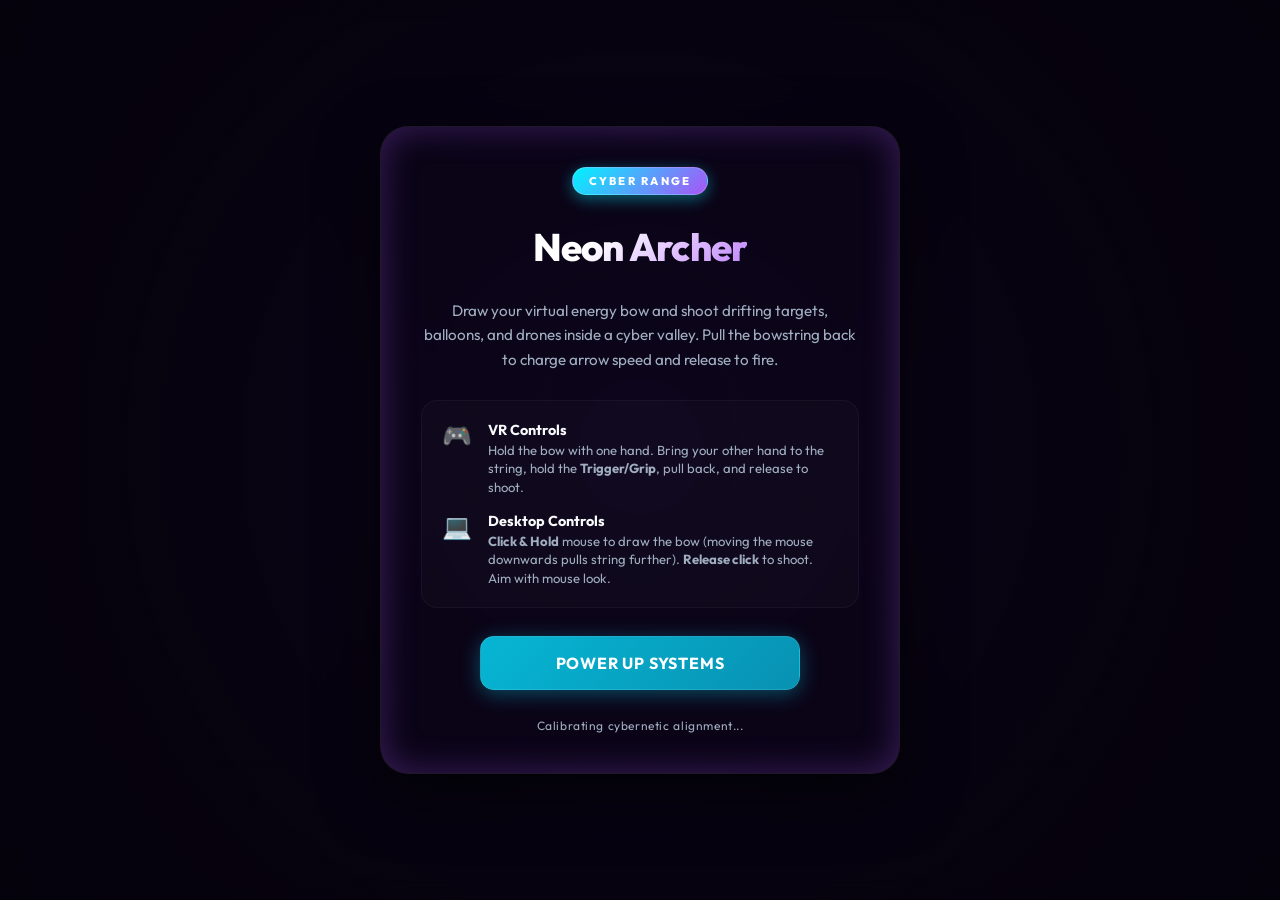
<file: game_0010_neon_archer/index.html>
<!DOCTYPE html>
<html lang="en">
<head>
    <meta charset="UTF-8">
    <meta name="viewport" content="width=device-width, initial-scale=1.0, user-scalable=no">
    <title>Neon Archer - WebXR Archery Game</title>
    <meta name="description" content="Draw your cybernetic neon bow and launch glowing arrows at drifting targets across a wireframe valley in WebXR.">
    
    <!-- Premium Fonts -->
    <link rel="preconnect" href="https://fonts.googleapis.com">
    <link rel="preconnect" href="https://fonts.gstatic.com" crossorigin>
    <link href="https://fonts.googleapis.com/css2?family=Outfit:wght@300;400;600;800&display=swap" rel="stylesheet">
    
    <!-- CSS Stylesheet -->
    <link rel="stylesheet" href="style.css">

    <!-- A-Frame Library CDN -->
    <script src="https://aframe.io/releases/1.6.0/aframe.min.js"></script>
</head>
<body>

    <!-- 2D HUD Overlay (Desktop Fallback UI) -->
    <div id="hud" class="hud-container hidden">
        <div class="hud-panel">
            <span class="hud-label">Score</span>
            <span id="hud-score-val" class="hud-value">0000</span>
        </div>
        
        <div class="hud-panel charge-panel">
            <span class="hud-label">Draw Tension</span>
            <div class="gauge-container">
                <div id="hud-charge-fill" class="gauge-fill"></div>
            </div>
        </div>

        <div class="hud-panel">
            <span class="hud-label">Arrows</span>
            <div class="arrow-counter">
                <span id="hud-arrows-val" class="hud-value" style="color: var(--neon-pink);">15</span>
                <span class="hud-label">/ 15</span>
            </div>
        </div>
    </div>

    <!-- UI Overlay Layer -->
    <div id="ui-layer" class="ui-layer">
        
        <!-- Start Panel -->
        <div id="panel-start" class="overlay-panel">
            <div class="logo-badge">Cyber Range</div>
            <h1>Neon Archer</h1>
            <p class="subtitle">Draw your virtual energy bow and shoot drifting targets, balloons, and drones inside a cyber valley. Pull the bowstring back to charge arrow speed and release to fire.</p>
            
            <div class="instructions-card">
                <div class="instruction-row">
                    <span class="icon">🎮</span>
                    <div>
                        <h3>VR Controls</h3>
                        <p>Hold the bow with one hand. Bring your other hand to the string, hold the <strong>Trigger/Grip</strong>, pull back, and release to shoot.</p>
                    </div>
                </div>
                <div class="instruction-row">
                    <span class="icon">💻</span>
                    <div>
                        <h3>Desktop Controls</h3>
                        <p><strong>Click & Hold</strong> mouse to draw the bow (moving the mouse downwards pulls string further). <strong>Release click</strong> to shoot. Aim with mouse look.</p>
                    </div>
                </div>
            </div>

            <button id="btn-start" class="btn btn-cyan">Power Up Systems</button>
            <div id="vr-status" class="status-msg">Calibrating cybernetic alignment...</div>
        </div>

        <!-- Game Over Panel -->
        <div id="panel-gameover" class="overlay-panel hidden">
            <div class="logo-badge offline">Session End</div>
            <h1>Ammunition Depleted</h1>
            <p class="subtitle">Your energy arrow reserve has run dry. Systems standing by for reload.</p>
            
            <div class="stats-display">
                <div class="stat-box">
                    <span class="stat-label">Final Score</span>
                    <span id="stat-final-score" class="stat-value">0</span>
                </div>
                <div class="stat-box">
                    <span class="stat-label">Best Record</span>
                    <span id="stat-high-score" class="stat-value text-cyan">0</span>
                </div>
            </div>

            <button id="btn-restart" class="btn btn-pink">Reload & Replay</button>
        </div>
    </div>

    <!-- 3D WebXR Scene Viewport -->
    <a-scene id="scene" embedded="false" vr-mode-ui="enabled: true" renderer="antialias: true; colorManagement: true;">
        
        <!-- Ambient and Directional Lights -->
        <a-entity light="type: ambient; color: #1e1140; intensity: 0.9"></a-entity>
        <a-entity light="type: directional; color: #d0b0ff; intensity: 1.5" position="5 10 3"></a-entity>
        
        <!-- Skybox & Grid Floor -->
        <a-sky color="#05020c"></a-sky>
        
        <!-- Cyber Valley Ground -->
        <a-plane position="0 0 0" rotation="-90 0 0" width="200" height="200" color="#a855f7" wireframe="true" material="shader: flat; opacity: 0.15"></a-plane>
        
        <!-- Starry Constellation Group -->
        <a-entity id="stars"></a-entity>

        <!-- Cyber Valley peaks (glowing wireframe mountains in distance) -->
        <a-entity id="mountains">
            <!-- Far mountains to frame the range -->
            <a-cone position="-25 12 -45" radius-bottom="28" radius-top="0" height="35" segments-radial="6" segments-height="4" color="#8b5cf6" wireframe="true" material="shader: flat; opacity: 0.25"></a-cone>
            <a-cone position="28 15 -50" radius-bottom="32" radius-top="0" height="42" segments-radial="6" segments-height="4" color="#8b5cf6" wireframe="true" material="shader: flat; opacity: 0.25"></a-cone>
            <a-cone position="-50 25 -70" radius-bottom="50" radius-top="0" height="70" segments-radial="6" segments-height="5" color="#c084fc" wireframe="true" material="shader: flat; opacity: 0.15"></a-cone>
            <a-cone position="55 30 -75" radius-bottom="55" radius-top="0" height="80" segments-radial="6" segments-height="5" color="#c084fc" wireframe="true" material="shader: flat; opacity: 0.15"></a-cone>
            <a-cone position="0 8 -40" radius-bottom="18" radius-top="0" height="22" segments-radial="5" segments-height="3" color="#6366f1" wireframe="true" material="shader: flat; opacity: 0.2"></a-cone>
        </a-entity>

        <!-- TARGET CONTAINER -->
        <a-entity id="target-container"></a-entity>

        <!-- ARROW CONTAINER -->
        <a-entity id="arrow-container"></a-entity>

        <!-- FLYING TEXT AND PARTICLES CONTAINER -->
        <a-entity id="effects-container"></a-entity>

        <!-- Holographic 3D VR Console (Floating in front, slightly down) -->
        <a-entity id="vr-console" position="0 0.85 -1.25" rotation="-30 0 0" scale="0.8 0.8 0.8" class="vr-ui-element">
            <!-- Console Plate -->
            <a-plane width="1.6" height="0.85" color="#1a0f30" material="opacity: 0.85; transparent: true; roughness: 0.3; metalness: 0.7" geometry=""></a-plane>
            <a-plane width="1.62" height="0.87" color="#00f3ff" wireframe="true" material="shader: flat; opacity: 0.5" geometry=""></a-plane>
            
            <!-- Dynamic Score & Arrow displays -->
            <a-text id="vr-hud-score" value="SCORE: 0000" align="center" position="-0.4 0.2 0.01" width="2" color="#00f3ff" font="mozillavr"></a-text>
            <a-text id="vr-hud-arrows" value="ARROWS: 15 / 15" align="center" position="0.4 0.2 0.01" width="2" color="#ff007f" font="mozillavr"></a-text>
            <a-text id="vr-hud-highscore" value="BEST RECORD: 0000" align="center" position="0 -0.05 0.01" width="1.8" color="#d8b4fe" font="mozillavr"></a-text>
            
            <!-- Holographic Start / Restart Button -->
            <a-entity id="vr-btn-play" position="0 -0.25 0.02" class="target">
                <a-plane width="0.9" height="0.22" color="#00f3ff" material="opacity: 0.2; transparent: true; shader: flat" geometry=""></a-plane>
                <a-plane width="0.92" height="0.24" color="#00f3ff" wireframe="true" material="shader: flat" geometry=""></a-plane>
                <a-text id="vr-btn-play-text" value="SHOOT TO START" align="center" position="0 0 0.01" width="1.8" color="#ffffff" font="mozillavr"></a-text>
            </a-entity>
        </a-entity>

        <!-- Player Rig: Camera and Hand Controllers -->
        <a-entity id="rig" position="0 0 0">
            <!-- VR Head Camera -->
            <a-camera id="camera" look-controls="pointerLockEnabled: false" wasd-controls="enabled: false">
                <!-- Desktop Bow Entity (only visible in desktop mode, attached to camera) -->
                <a-entity id="desktop-bow" position="0.2 -0.22 -0.45" rotation="10 -15 -10" visible="true">
                    <!-- Bow Crescent -->
                    <a-torus arc="120" radius="0.3" radius-tubular="0.007" color="#00f3ff" material="shader: flat; opacity: 0.8" rotation="0 90 30" position="0 0 0"></a-torus>
                    <!-- Bow Riser / Handle -->
                    <a-cylinder position="-0.09 0 0" rotation="0 0 90" radius="0.009" height="0.16" color="#00f3ff" material="shader: flat"></a-cylinder>
                    <!-- Bowstring -->
                    <a-entity id="desktop-bowstring" line="start: -0.09 0.26 0; end: -0.09 -0.26 0; color: #ffeb3b; opacity: 0.9"></a-entity>
                    <!-- Rest Arrow placeholder (only visible while drawing) -->
                    <a-entity id="desktop-arrow-placeholder" visible="false" position="-0.09 0 0">
                        <a-cylinder rotation="90 0 0" radius="0.004" height="0.25" color="#ff007f" material="shader: flat"></a-cylinder>
                        <a-cone position="0 0 -0.13" rotation="-90 0 0" radius-bottom="0.01" height="0.02" color="#ff007f" material="shader: flat"></a-cone>
                    </a-entity>
                </a-entity>
            </a-camera>

            <!-- LEFT VR CONTROLLER (Holds Bow) -->
            <a-entity id="left-hand" tracked-controls="hand: left" visible="false">
                <a-entity id="vr-bow" position="0 0 0" rotation="0 0 0">
                    <!-- Bow crescent shape -->
                    <a-torus arc="120" radius="0.5" radius-tubular="0.012" color="#00f3ff" material="shader: flat; opacity: 0.95" rotation="0 90 30" position="0 0 0"></a-torus>
                    <!-- Bow riser/grip -->
                    <a-cylinder position="-0.15 0 0" rotation="0 0 90" radius="0.015" height="0.25" color="#00f3ff" material="shader: flat"></a-cylinder>
                    <!-- Bowstring -->
                    <a-entity id="vr-bowstring" line="start: -0.15 0.43 0; end: -0.15 -0.43 0; color: #ffeb3b; opacity: 0.95"></a-entity>
                </a-entity>
            </a-entity>

            <!-- RIGHT VR CONTROLLER (Pulls Bowstring) -->
            <a-entity id="right-hand" tracked-controls="hand: right" visible="false">
                <!-- String Grab Node -->
                <a-sphere radius="0.02" color="#ff007f" material="shader: flat; opacity: 0.8"></a-sphere>
                <a-ring radius-inner="0.025" radius-outer="0.03" color="#ff007f" rotation="0 90 0" material="shader: flat"></a-ring>
            </a-entity>
        </a-entity>

        <!-- Raycasting click trigger for desktop mouse clicks on console button / start target -->
        <a-entity id="mouse-cursor" cursor="rayOrigin: mouse" raycaster="objects: .target; far: 100"></a-entity>
        
    </a-scene>

    <!-- Game Core Scripts -->
    <script src="app.js"></script>
</body>
</html>
</file>
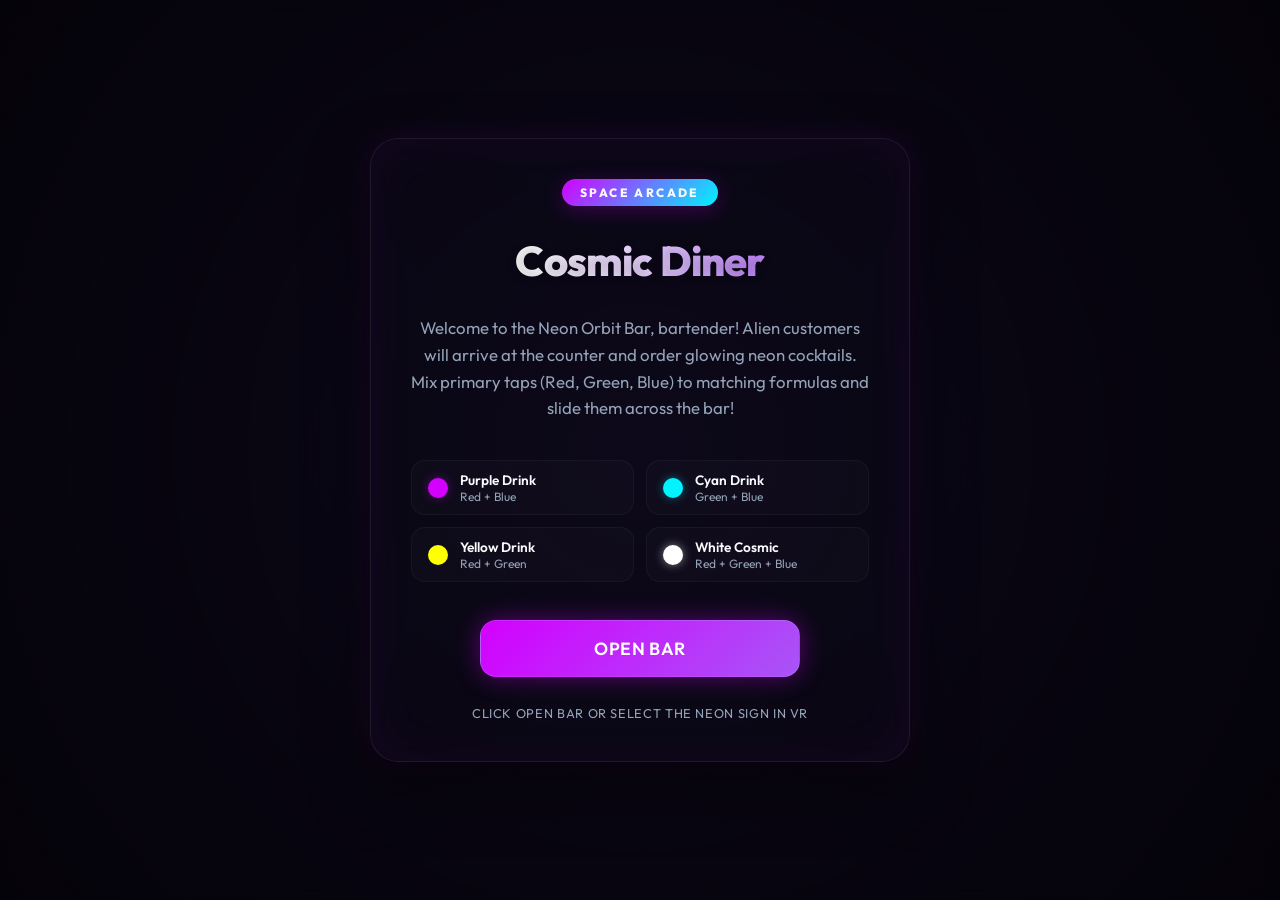
<file: game_0011_cosmic_diner/index.html>
<!DOCTYPE html>
<html lang="en">
<head>
    <meta charset="UTF-8">
    <meta name="viewport" content="width=device-width, initial-scale=1.0, user-scalable=no">
    <title>Cosmic Diner - VR Bartender Arcade</title>
    <meta name="description" content="Mix neon cocktails in deep space! Serve alien customers using color matching formulas in WebVR.">
    
    <!-- Premium Google Fonts -->
    <link rel="preconnect" href="https://fonts.googleapis.com">
    <link rel="preconnect" href="https://fonts.gstatic.com" crossorigin>
    <link href="https://fonts.googleapis.com/css2?family=Outfit:wght@300;400;600;800&display=swap" rel="stylesheet">
    
    <!-- Game Styling -->
    <link rel="stylesheet" href="./style.css">

    <!-- A-Frame Library CDN (Version 1.6.0) -->
    <script src="https://aframe.io/releases/1.6.0/aframe.min.js"></script>
</head>
<body>

    <!-- 2D HTML Dashboard overlay -->
    <div id="ui-layer" class="ui-layer">
        
        <!-- Start Game Panel -->
        <div id="panel-start" class="overlay-panel">
            <div class="logo-badge">Space Arcade</div>
            <h1>Cosmic Diner</h1>
            <p class="subtitle">Welcome to the Neon Orbit Bar, bartender! Alien customers will arrive at the counter and order glowing neon cocktails. Mix primary taps (Red, Green, Blue) to matching formulas and slide them across the bar!</p>
            
            <div class="guide-container">
                <div class="guide-item">
                    <div class="color-swatch swatch-purple"></div>
                    <div class="guide-text">
                        <h4>Purple Drink</h4>
                        <p>Red + Blue</p>
                    </div>
                </div>
                <div class="guide-item">
                    <div class="color-swatch swatch-cyan"></div>
                    <div class="guide-text">
                        <h4>Cyan Drink</h4>
                        <p>Green + Blue</p>
                    </div>
                </div>
                <div class="guide-item">
                    <div class="color-swatch swatch-yellow"></div>
                    <div class="guide-text">
                        <h4>Yellow Drink</h4>
                        <p>Red + Green</p>
                    </div>
                </div>
                <div class="guide-item">
                    <div class="color-swatch swatch-white"></div>
                    <div class="guide-text">
                        <h4>White Cosmic</h4>
                        <p>Red + Green + Blue</p>
                    </div>
                </div>
            </div>

            <button id="btn-start" class="btn btn-primary">Open Bar</button>
            <div class="status-msg">Click Open Bar or select the neon sign in VR</div>
        </div>

        <!-- Game Over Panel -->
        <div id="panel-gameover" class="overlay-panel hidden">
            <div class="logo-badge" style="background: linear-gradient(135deg, var(--neon-red), var(--neon-purple)); box-shadow: 0 0 15px var(--neon-red-glow);">Bar Closed</div>
            <h1>Shift Ended</h1>
            <p class="subtitle">Too many unsatisfied customers walked out.</p>
            
            <div class="stats-list">
                <div class="stats-row">
                    <span class="stats-label">Cash Earned:</span>
                    <span id="stat-final-cash" class="stats-value">$0</span>
                </div>
                <div class="stats-row">
                    <span class="stats-label">Customers Served:</span>
                    <span id="stat-final-served" class="stats-value">0</span>
                </div>
                <div class="stats-row">
                    <span class="stats-label">Personal Best:</span>
                    <span id="stat-high-score" class="stats-value">$0</span>
                </div>
                <div id="new-record-indicator" class="stats-row hidden">
                    <span class="stats-new-record" style="width: 100%; text-align: center;">🎉 NEW SHIFT RECORD! 🎉</span>
                </div>
            </div>

            <button id="btn-restart" class="btn btn-primary">Reopen Bar</button>
        </div>
    </div>

    <!-- HUD Overlay for desktop screens -->
    <div id="hud" class="hud-container hidden">
        <div class="hud-left">
            <div class="hud-panel">
                <span class="hud-label">Cash Register</span>
                <span id="hud-cash-val" class="hud-value">$0</span>
            </div>
            <div class="hud-panel">
                <span class="hud-label">Satisfied</span>
                <span id="hud-customers-val" class="hud-value">0</span>
            </div>
        </div>
        <div class="hud-right">
            <div class="hud-panel">
                <span class="hud-label">Bar Reputation</span>
                <span id="hud-lives-val" class="hud-value">❤❤❤</span>
            </div>
        </div>
    </div>

    <!-- Help Instruction Card -->
    <div id="help-card" class="help-card hidden">
        <h5>Bar Instructions</h5>
        <ul>
            <li>Click <b>Cup Dispenser</b> (left) to get a glass.</li>
            <li>Click <b>RGB Taps</b> to pour liquids into the glass.</li>
            <li>Click <b>Glass</b> to select it, then click an <b>Alien</b> to serve!</li>
            <li>Click <b>Disposal Drain</b> (right) to empty your current glass.</li>
        </ul>
    </div>

    <!-- 3D Scene Viewport -->
    <a-scene embedded="false" vr-mode-ui="enabled: true" renderer="antialias: true; colorManagement: true;">
        <a-assets>
            <!-- No heavy external assets; using generated geometries/materials for faster rendering -->
        </a-assets>

        <!-- Lighting -->
        <a-entity light="type: ambient; color: #100b26; intensity: 0.6"></a-entity>
        <a-entity light="type: directional; color: #bca0ff; intensity: 0.9; castShadow: true" position="2 4 1.5"></a-entity>
        <a-entity id="ambient-neon-glow" light="type: point; color: #d300ff; intensity: 0.4; distance: 5" position="0 1.2 -1"></a-entity>

        <!-- Space sky with tiny stars -->
        <a-sky color="#04020a"></a-sky>
        
        <!-- Deep Space background decoration -->
        <a-entity id="space-dust-container"></a-entity>

        <!-- Grid Floor -->
        <a-plane position="0 0 0" rotation="-90 0 0" width="100" height="100" color="#d300ff" wireframe="true" material="shader: flat; opacity: 0.05"></a-plane>

        <!-- ========================================== -->
        <!-- THE BAR ENVIRONMENT -->
        <!-- ========================================== -->
        
        <!-- Bar Counter -->
        <a-box id="bar-counter"
               position="0 0.85 -0.6"
               width="2.4"
               height="0.9"
               depth="0.75"
               color="#12101b"
               material="roughness: 0.15; metalness: 0.85; sphericalEnvMap: #sky"
               shadow="cast: true; receive: true">
            <!-- Chrome Front Edge Accent -->
            <a-box color="#ffffff" position="0 0.45 0.38" width="2.4" height="0.04" depth="0.02" material="roughness: 0.05; metalness: 0.95"></a-box>
            <!-- Glowing Neon Line Underneath Counter Edge -->
            <a-box color="#d300ff" position="0 0.42 0.385" width="2.4" height="0.01" depth="0.01" material="shader: flat; emissive: #d300ff; emissiveIntensity: 1.0"></a-box>
        </a-box>

        <!-- Glass Cup Dispenser (Left Side of Counter) -->
        <a-entity id="cup-dispenser" class="target" position="-0.7 0.91 -0.5">
            <!-- Base Ring -->
            <a-cylinder radius="0.1" height="0.02" color="#ffffff" material="roughness: 0.2; metalness: 0.8"></a-cylinder>
            <!-- Stack of transparent tubes representing cup silhouettes -->
            <a-cylinder radius="0.07" height="0.25" position="0 0.13 0" color="#00f3ff" material="wireframe: true; opacity: 0.3; shader: flat"></a-cylinder>
            <a-text value="CUPS" align="center" color="#ffffff" width="1.2" position="0 0.28 0" rotation="15 0 0" material="shader: flat;"></a-text>
        </a-entity>

        <!-- Disposal Drain (Right Side of Counter) -->
        <a-entity id="disposal-drain" class="target" position="0.7 0.905 -0.5">
            <!-- Metal Ring -->
            <a-cylinder radius="0.1" height="0.01" color="#ffffff" material="roughness: 0.1; metalness: 0.9"></a-cylinder>
            <!-- Drain Grid -->
            <a-cylinder radius="0.09" height="0.011" position="0 0 0" color="#ff0055" wireframe="true" material="shader: flat; opacity: 0.8"></a-cylinder>
            <!-- Glowing Grid Ring -->
            <a-ring radius-inner="0.09" radius-outer="0.1" rotation="90 0 0" position="0 0.007 0" color="#ff0055" material="shader: flat; emissive: #ff0055; emissiveIntensity: 0.8"></a-ring>
            <a-text value="DRAIN" align="center" color="#ffffff" width="1.2" position="0 0.1 0" rotation="15 0 0" material="shader: flat;"></a-text>
        </a-entity>

        <!-- Mixing Pad (Center of Counter) -->
        <a-entity id="mixing-pad-station" position="0 0.91 -0.45">
            <!-- Circular Metallic Plate -->
            <a-cylinder radius="0.13" height="0.01" color="#ffffff" material="roughness: 0.2; metalness: 0.8"></a-cylinder>
            <!-- Glowing purple ring around pad -->
            <a-ring radius-inner="0.125" radius-outer="0.13" rotation="90 0 0" position="0 0.007 0" color="#d300ff" material="shader: flat; emissive: #d300ff; emissiveIntensity: 0.7"></a-ring>
            
            <!-- Interactive Mixer Cup: starts hidden, toggled to visible when cup spawned -->
            <a-cylinder id="active-cup"
                        class="target"
                        position="0 0.12 0"
                        radius="0.065"
                        height="0.22"
                        color="#ffffff"
                        material="opacity: 0.25; transparent: true; roughness: 0.1; metalness: 0.95; side: double"
                        visible="false">
                <!-- Selection Outline Ring (Glow indicator when selected) -->
                <a-ring id="cup-selection-ring" radius-inner="0.075" radius-outer="0.082" rotation="90 0 0" position="0 -0.108 0" color="#00f3ff" material="shader: flat; opacity: 0" visible="false"></a-ring>
                
                <!-- Inner liquid primitive -->
                <a-cylinder id="active-cup-liquid"
                            position="0 -0.1 0"
                            radius="0.06"
                            height="0.01"
                            color="#e2e8f0"
                            material="roughness: 0.05; metalness: 0.3; opacity: 0; transparent: true; emissiveIntensity: 0"
                            visible="false">
                </a-cylinder>
            </a-cylinder>
        </a-entity>

        <!-- ========================================== -->
        <!-- DISPENSER STATION (RGB TAPS) -->
        <!-- ========================================== -->
        
        <a-entity id="dispenser-station" position="0 1.25 -0.7">
            
            <!-- Back Panel Support Structure -->
            <a-box color="#1b172a" width="1.0" height="0.4" depth="0.06" position="0 0.1 -0.05" material="roughness: 0.4; metalness: 0.7"></a-box>
            <!-- Neon Accent Border on panel -->
            <a-box color="#00f3ff" width="1.02" height="0.02" depth="0.07" position="0 0.3 -0.05" material="shader: flat; emissive: #00f3ff"></a-box>
            <a-box color="#00f3ff" width="1.02" height="0.02" depth="0.07" position="0 -0.1 -0.05" material="shader: flat; emissive: #00f3ff"></a-box>

            <!-- TAPs Spouts & Tube Containers -->
            
            <!-- Red Tap (Left) -->
            <a-entity id="station-red" position="-0.28 0 0">
                <!-- Glowing Tube container -->
                <a-cylinder radius="0.03" height="0.25" color="#ff0055" material="opacity: 0.35; transparent: true; emissive: #ff0055; emissiveIntensity: 0.6"></a-cylinder>
                <a-cylinder radius="0.015" height="0.2" position="0 0 0" color="#ff0055" material="roughness: 0.1; metalness: 0.9; emissive: #ff0055; emissiveIntensity: 0.8"></a-cylinder>
                <!-- Clickable dispenser button/lever -->
                <a-box id="tap-red" class="target" position="0 0.15 0.04" width="0.06" height="0.06" depth="0.06" color="#ff0055" material="roughness: 0.1; metalness: 0.9; emissive: #ff0055; emissiveIntensity: 0.4">
                    <a-text value="R" align="center" color="#ffffff" width="1.4" position="0 0 0.032" material="shader: flat;"></a-text>
                </a-box>
                <!-- Liquid spout nozzle -->
                <a-cylinder radius="0.008" height="0.05" position="0 -0.15 0" color="#a1a1a1" material="roughness: 0.1; metalness: 0.9"></a-cylinder>
                <!-- Flow Stream cylinder (initially hidden) -->
                <a-cylinder id="pour-red" position="0.28 -0.23 0.25" rotation="20 0 -45" radius="0.005" height="0.4" color="#ff0055" material="shader: flat; opacity: 0.8" visible="false"></a-cylinder>
            </a-entity>

            <!-- Green Tap (Center) -->
            <a-entity id="station-green" position="0 0 0">
                <!-- Glowing Tube container -->
                <a-cylinder radius="0.03" height="0.25" color="#00ff66" material="opacity: 0.35; transparent: true; emissive: #00ff66; emissiveIntensity: 0.6"></a-cylinder>
                <a-cylinder radius="0.015" height="0.2" position="0 0 0" color="#00ff66" material="roughness: 0.1; metalness: 0.9; emissive: #00ff66; emissiveIntensity: 0.8"></a-cylinder>
                <!-- Clickable dispenser button/lever -->
                <a-box id="tap-green" class="target" position="0 0.15 0.04" width="0.06" height="0.06" depth="0.06" color="#00ff66" material="roughness: 0.1; metalness: 0.9; emissive: #00ff66; emissiveIntensity: 0.4">
                    <a-text value="G" align="center" color="#ffffff" width="1.4" position="0 0 0.032" material="shader: flat;"></a-text>
                </a-box>
                <!-- Liquid spout nozzle -->
                <a-cylinder radius="0.008" height="0.05" position="0 -0.15 0" color="#a1a1a1" material="roughness: 0.1; metalness: 0.9"></a-cylinder>
                <!-- Flow Stream cylinder (initially hidden) -->
                <a-cylinder id="pour-green" position="0 -0.23 0.25" rotation="20 0 0" radius="0.005" height="0.4" color="#00ff66" material="shader: flat; opacity: 0.8" visible="false"></a-cylinder>
            </a-entity>

            <!-- Blue Tap (Right) -->
            <a-entity id="station-blue" position="0.28 0 0">
                <!-- Glowing Tube container -->
                <a-cylinder radius="0.03" height="0.25" color="#0066ff" material="opacity: 0.35; transparent: true; emissive: #0066ff; emissiveIntensity: 0.6"></a-cylinder>
                <a-cylinder radius="0.015" height="0.2" position="0 0 0" color="#0066ff" material="roughness: 0.1; metalness: 0.9; emissive: #0066ff; emissiveIntensity: 0.8"></a-cylinder>
                <!-- Clickable dispenser button/lever -->
                <a-box id="tap-blue" class="target" position="0 0.15 0.04" width="0.06" height="0.06" depth="0.06" color="#0066ff" material="roughness: 0.1; metalness: 0.9; emissive: #0066ff; emissiveIntensity: 0.4">
                    <a-text value="B" align="center" color="#ffffff" width="1.4" position="0 0 0.032" material="shader: flat;"></a-text>
                </a-box>
                <!-- Liquid spout nozzle -->
                <a-cylinder radius="0.008" height="0.05" position="0 -0.15 0" color="#a1a1a1" material="roughness: 0.1; metalness: 0.9"></a-cylinder>
                <!-- Flow Stream cylinder (initially hidden) -->
                <a-cylinder id="pour-blue" position="-0.28 -0.23 0.25" rotation="20 0 45" radius="0.005" height="0.4" color="#0066ff" material="shader: flat; opacity: 0.8" visible="false"></a-cylinder>
            </a-entity>
        </a-entity>

        <!-- ========================================== -->
        <!-- CUSTOMER STOOLS & FLOATING ALIEN CUSTOMERS -->
        <!-- ========================================== -->
        
        <!-- Three Customer Positions (arranged in 80-degree FoV across counter) -->
        
        <!-- Left Stool & Customer Space -->
        <a-entity id="station-customer-0" position="-0.75 0 -1.5">
            <!-- Stool -->
            <a-cylinder radius="0.08" height="0.6" color="#3c384a" material="roughness: 0.5" position="0 0.3 0"></a-cylinder>
            <a-cylinder radius="0.09" height="0.03" color="#ffff00" material="emissive: #ffff00; emissiveIntensity: 0.3" position="0 0.6 0"></a-cylinder>
            
            <!-- Customer Entity Container (controlled in app.js/diner-animate) -->
            <a-entity id="customer-0" position="0 1.25 0" visible="false">
                <!-- Alien Shape (e.g. Floating Torus / Blob) -->
                <a-octahedron id="customer-0-body" class="target" radius="0.14" color="#d300ff" material="roughness: 0.2; metalness: 0.7"></a-octahedron>
                <!-- Glowing eyes/antennas -->
                <a-sphere position="-0.04 0.05 0.11" radius="0.02" color="#00f3ff" material="shader: flat;"></a-sphere>
                <a-sphere position="0.04 0.05 0.11" radius="0.02" color="#00f3ff" material="shader: flat;"></a-sphere>
                
                <!-- Holographic Order Bubble (above head) -->
                <a-entity id="customer-0-order" position="0 0.42 0">
                    <!-- Semi-transparent bubble sphere -->
                    <a-sphere id="customer-0-bubble" radius="0.13" color="#ffffff" material="opacity: 0.3; transparent: true; shader: flat"></a-sphere>
                    <!-- Small inner color sphere showing target color -->
                    <a-sphere id="customer-0-bubble-color" radius="0.07" position="0 0 0" color="#ffffff" material="shader: flat; emissive: #ffffff; emissiveIntensity: 0.7"></a-sphere>
                    <!-- Float text helper -->
                    <a-text id="customer-0-bubble-text" value="PURPLE" align="center" color="#ffffff" width="1.6" position="0 0.2 0" material="shader: flat;"></a-text>
                </a-entity>

                <!-- Floating Patience Bar -->
                <a-entity id="customer-0-timer" position="0 -0.22 0.05">
                    <a-plane width="0.25" height="0.03" color="#1a162b" material="opacity: 0.7; transparent: true"></a-plane>
                    <a-plane id="customer-0-patience" width="0.25" height="0.03" position="0 0 0.005" color="#00ff66" material="shader: flat" scale="1 1 1"></a-plane>
                </a-entity>
            </a-entity>
        </a-entity>

        <!-- Center Stool & Customer Space -->
        <a-entity id="station-customer-1" position="0 0 -1.65">
            <!-- Stool -->
            <a-cylinder radius="0.08" height="0.6" color="#3c384a" material="roughness: 0.5" position="0 0.3 0"></a-cylinder>
            <a-cylinder radius="0.09" height="0.03" color="#ffff00" material="emissive: #ffff00; emissiveIntensity: 0.3" position="0 0.6 0"></a-cylinder>
            
            <!-- Customer Entity Container -->
            <a-entity id="customer-1" position="0 1.25 0" visible="false">
                <!-- Alien Shape (e.g. Floating sphere/capsule hybrid) -->
                <a-sphere id="customer-1-body" class="target" radius="0.14" color="#00ff66" material="roughness: 0.2; metalness: 0.7" scale="1 1.2 1"></a-sphere>
                <a-sphere position="-0.04 0.05 0.11" radius="0.02" color="#ff0055" material="shader: flat;"></a-sphere>
                <a-sphere position="0.04 0.05 0.11" radius="0.02" color="#ff0055" material="shader: flat;"></a-sphere>
                
                <!-- Holographic Order Bubble -->
                <a-entity id="customer-1-order" position="0 0.45 0">
                    <a-sphere id="customer-1-bubble" radius="0.13" color="#ffffff" material="opacity: 0.3; transparent: true; shader: flat"></a-sphere>
                    <a-sphere id="customer-1-bubble-color" radius="0.07" color="#ffffff" material="shader: flat; emissive: #ffffff; emissiveIntensity: 0.7"></a-sphere>
                    <a-text id="customer-1-bubble-text" value="CYAN" align="center" color="#ffffff" width="1.6" position="0 0.2 0" material="shader: flat;"></a-text>
                </a-entity>

                <!-- Floating Patience Bar -->
                <a-entity id="customer-1-timer" position="0 -0.24 0.05">
                    <a-plane width="0.25" height="0.03" color="#1a162b" material="opacity: 0.7; transparent: true"></a-plane>
                    <a-plane id="customer-1-patience" width="0.25" height="0.03" position="0 0 0.005" color="#00ff66" material="shader: flat" scale="1 1 1"></a-plane>
                </a-entity>
            </a-entity>
        </a-entity>

        <!-- Right Stool & Customer Space -->
        <a-entity id="station-customer-2" position="0.75 0 -1.5">
            <!-- Stool -->
            <a-cylinder radius="0.08" height="0.6" color="#3c384a" material="roughness: 0.5" position="0 0.3 0"></a-cylinder>
            <a-cylinder radius="0.09" height="0.03" color="#ffff00" material="emissive: #ffff00; emissiveIntensity: 0.3" position="0 0.6 0"></a-cylinder>
            
            <!-- Customer Entity Container -->
            <a-entity id="customer-2" position="0 1.25 0" visible="false">
                <!-- Alien Shape (e.g. Floating Torus knot) -->
                <a-torus-knot id="customer-2-body" class="target" radius="0.08" radius-tubular="0.02" color="#0066ff" material="roughness: 0.2; metalness: 0.7"></a-torus-knot>
                <a-sphere position="-0.04 0.05 0.11" radius="0.02" color="#ffff00" material="shader: flat;"></a-sphere>
                <a-sphere position="0.04 0.05 0.11" radius="0.02" color="#ffff00" material="shader: flat;"></a-sphere>
                
                <!-- Holographic Order Bubble -->
                <a-entity id="customer-2-order" position="0 0.42 0">
                    <a-sphere id="customer-2-bubble" radius="0.13" color="#ffffff" material="opacity: 0.3; transparent: true; shader: flat"></a-sphere>
                    <a-sphere id="customer-2-bubble-color" radius="0.07" color="#ffffff" material="shader: flat; emissive: #ffffff; emissiveIntensity: 0.7"></a-sphere>
                    <a-text id="customer-2-bubble-text" value="YELLOW" align="center" color="#ffffff" width="1.6" position="0 0.2 0" material="shader: flat;"></a-text>
                </a-entity>

                <!-- Floating Patience Bar -->
                <a-entity id="customer-2-timer" position="0 -0.22 0.05">
                    <a-plane width="0.25" height="0.03" color="#1a162b" material="opacity: 0.7; transparent: true"></a-plane>
                    <a-plane id="customer-2-patience" width="0.25" height="0.03" position="0 0 0.005" color="#00ff66" material="shader: flat" scale="1 1 1"></a-plane>
                </a-entity>
            </a-entity>
        </a-entity>

        <!-- Temporary Sliding Cup Entity (used to animate the cup moving to a stool) -->
        <a-cylinder id="sliding-cup"
                    position="0 0 0"
                    radius="0.065"
                    height="0.22"
                    color="#ffffff"
                    material="opacity: 0.75; transparent: true; roughness: 0.1; metalness: 0.95; side: double"
                    visible="false">
            <a-cylinder id="sliding-cup-liquid"
                        position="0 -0.1 0"
                        radius="0.06"
                        height="0.18"
                        color="#ffffff"
                        material="roughness: 0.05; metalness: 0.3; opacity: 0.85; transparent: false; shader: flat; emissiveIntensity: 0.5"
                        visible="true">
            </a-cylinder>
        </a-cylinder>

        <!-- ========================================== -->
        <!-- VR IN-SCENE NEON CONTROL SIGNAGES & HUD -->
        <!-- ========================================== -->

        <a-entity id="vr-ui-container">
            <!-- 3D "OPEN BAR" Start Sign (floating above counter) -->
            <a-box id="vr-btn-start"
                   class="target"
                   position="0 1.45 -1.1"
                   width="0.8"
                   height="0.28"
                   depth="0.06"
                   color="#120e26"
                   material="roughness: 0.4; metalness: 0.8; strokeColor: #d300ff"
                   animation__hover="property: scale; to: 1.05 1.05 1.05; dur: 200; startEvents: mouseenter"
                   animation__leave="property: scale; to: 1 1 1; dur: 200; startEvents: mouseleave">
                <!-- Glowing purple outline -->
                <a-box color="#d300ff" position="0 0 0" width="0.82" height="0.30" depth="0.01" material="shader: flat; wireframe: true; opacity: 0.8"></a-box>
                <!-- Neon Sign Text -->
                <a-text value="OPEN BAR" align="center" color="#ffffff" width="3.2" font="kandoo" position="0 0 0.035" material="shader: flat;"></a-text>
            </a-box>

            <!-- 3D "RELOAD BAR" Restart Sign (starts hidden) -->
            <a-box id="vr-btn-restart"
                   class="target"
                   position="0 1.45 -1.1"
                   width="0.95"
                   height="0.32"
                   depth="0.06"
                   color="#120e26"
                   material="roughness: 0.4; metalness: 0.8"
                   scale="0.001 0.001 0.001"
                   visible="false"
                   animation__hover="property: scale; to: 1.05 1.05 1.05; dur: 200; startEvents: mouseenter"
                   animation__leave="property: scale; to: 1 1 1; dur: 200; startEvents: mouseleave">
                <a-box color="#ff0055" position="0 0 0" width="0.97" height="0.34" depth="0.01" material="shader: flat; wireframe: true; opacity: 0.8"></a-box>
                <a-text value="RELOAD BAR" align="center" color="#ffffff" width="3.4" font="kandoo" position="0 0 0.035" material="shader: flat;"></a-text>
            </a-box>

            <!-- VR Floating HUD Panel (starts hidden) -->
            <a-entity id="vr-hud" position="0 2.1 -1.45" rotation="18 0 0" visible="false">
                <a-plane width="1.2" height="0.5" color="#0c0b13" material="opacity: 0.8; transparent: true; roughness: 0.5" position="0 0 -0.01"></a-plane>
                <!-- Border Neon -->
                <a-ring radius-inner="0.59" radius-outer="0.6" rotation="0 0 90" position="0 0 0" color="#d300ff" scale="1 0.42 1" material="shader: flat; opacity: 0.5"></a-ring>
                <!-- Text elements -->
                <a-text id="vr-hud-cash" value="CASH: $0" align="center" color="#00ff66" width="3.4" font="kandoo" position="0 0.14 0.01" material="shader: flat;"></a-text>
                <a-text id="vr-hud-lives" value="BAR STATUS: OK" align="center" color="#ff0055" width="2.8" font="kandoo" position="0 -0.02 0.01" material="shader: flat;"></a-text>
                <a-text id="vr-hud-status" value="ACTIVE DRIFT" align="center" color="#00f3ff" width="2.5" font="kandoo" position="0 -0.16 0.01" material="shader: flat;"></a-text>
            </a-entity>
        </a-entity>

        <!-- ========================================== -->
        <!-- PLAYER RIG & CAMERA CONTROLS -->
        <!-- ========================================== -->
        
        <a-entity id="rig" position="0 0 0">
            <a-camera id="camera" look-controls="pointerLockEnabled: false" wasd-controls="enabled: false"></a-camera>
            
            <!-- VR Controllers with raycaster lines matching bar's neon theme -->
            <a-entity id="left-controller" laser-controls="hand: left" raycaster="objects: .target; far: 50" line="color: #d300ff; opacity: 0.8"></a-entity>
            <a-entity id="right-controller" laser-controls="hand: right" raycaster="objects: .target; far: 50" line="color: #d300ff; opacity: 0.8"></a-entity>
        </a-entity>

        <!-- Mouse Cursor for desktop screens -->
        <a-entity id="mouse-cursor" cursor="rayOrigin: mouse" raycaster="objects: .target"></a-entity>
    </a-scene>

    <!-- Application Script -->
    <script src="app.js"></script>
</body>
</html>
</file>
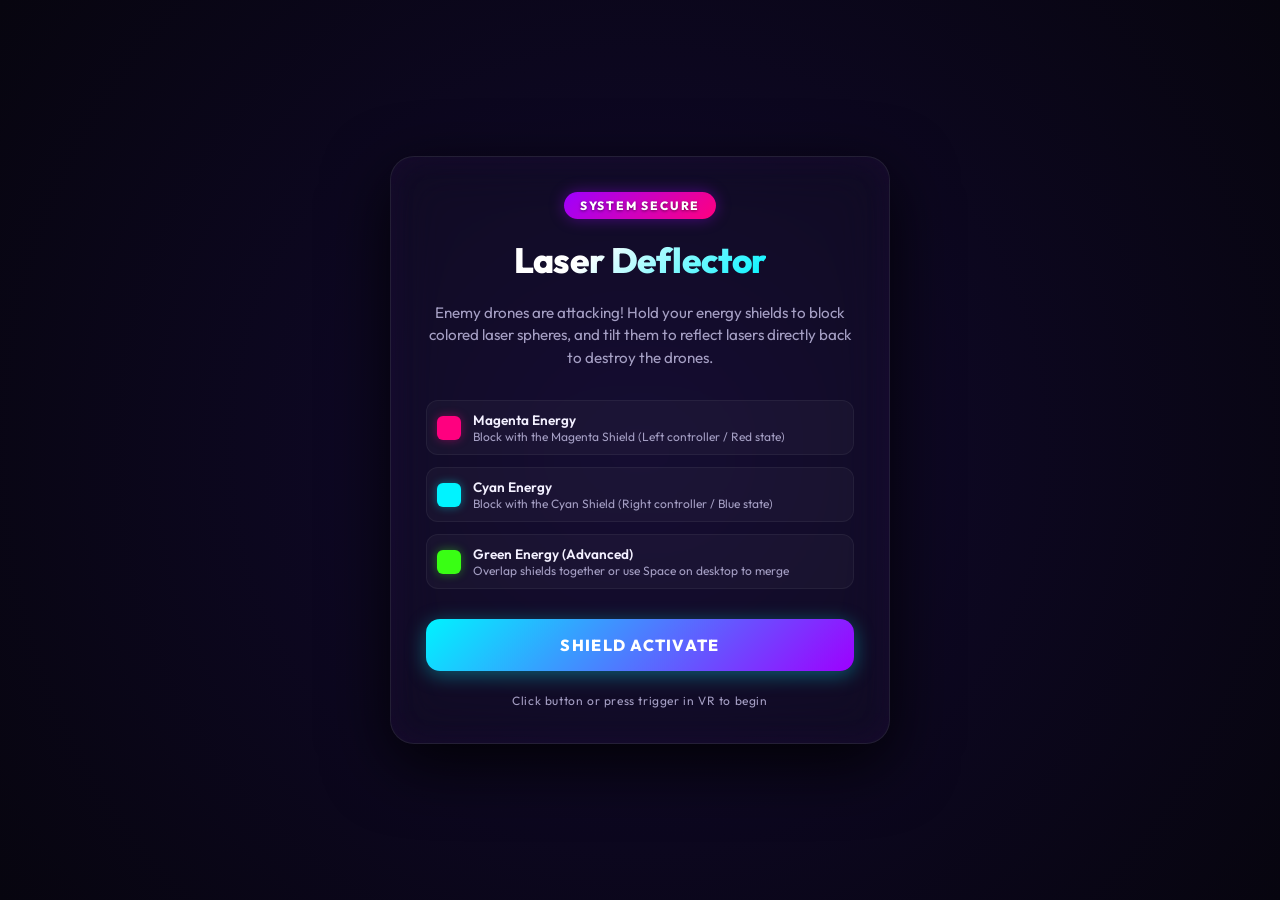
<file: game_0012_laser_deflector/index.html>
<!DOCTYPE html>
<html lang="en">
<head>
    <meta charset="UTF-8">
    <meta name="viewport" content="width=device-width, initial-scale=1.0, user-scalable=no">
    <title>Laser Deflector VR - Shield Defense Game</title>
    <meta name="description" content="Hold energy shields in WebVR to block and reflect incoming laser spheres back to destroy enemy drones.">
    
    <!-- Google Fonts -->
    <link rel="preconnect" href="https://fonts.googleapis.com">
    <link rel="preconnect" href="https://fonts.gstatic.com" crossorigin>
    <link href="https://fonts.googleapis.com/css2?family=Outfit:wght@300;400;600;800&display=swap" rel="stylesheet">
    
    <!-- Stylesheet -->
    <link rel="stylesheet" href="./style.css">

    <!-- A-Frame Library (Version 1.6.0) -->
    <script src="https://aframe.io/releases/1.6.0/aframe.min.js"></script>
</head>
<body>

    <!-- UI Overlay Layer -->
    <div id="ui-layer" class="ui-layer">
        
        <!-- Start Screen -->
        <div id="panel-start" class="overlay-panel">
            <div class="logo-badge">SYSTEM SECURE</div>
            <h1>Laser Deflector</h1>
            <p class="subtitle">Enemy drones are attacking! Hold your energy shields to block colored laser spheres, and tilt them to reflect lasers directly back to destroy the drones.</p>
            
            <div class="guide-container">
                <div class="guide-item">
                    <div class="color-swatch swatch-magenta"></div>
                    <div class="guide-text">
                        <h4>Magenta Energy</h4>
                        <p>Block with the Magenta Shield (Left controller / Red state)</p>
                    </div>
                </div>
                <div class="guide-item">
                    <div class="color-swatch swatch-cyan"></div>
                    <div class="guide-text">
                        <h4>Cyan Energy</h4>
                        <p>Block with the Cyan Shield (Right controller / Blue state)</p>
                    </div>
                </div>
                <div class="guide-item">
                    <div class="color-swatch swatch-green"></div>
                    <div class="guide-text">
                        <h4>Green Energy (Advanced)</h4>
                        <p>Overlap shields together or use Space on desktop to merge</p>
                    </div>
                </div>
            </div>

            <button id="btn-start" class="btn btn-primary">Shield Activate</button>
            <div class="status-msg">Click button or press trigger in VR to begin</div>
        </div>

        <!-- Game Over Screen -->
        <div id="panel-gameover" class="overlay-panel hidden">
            <div class="logo-badge" style="background: linear-gradient(135deg, var(--neon-magenta), var(--neon-purple)); box-shadow: 0 0 15px var(--neon-magenta-glow);">Shield Depleted</div>
            <h1>Deflection Failure</h1>
            <p class="subtitle">The energy core has been breached.</p>
            
            <div class="stats-list">
                <div class="stats-row">
                    <span class="stats-label">Final Score:</span>
                    <span id="stat-final-score" class="stats-value">0</span>
                </div>
                <div class="stats-row">
                    <span class="stats-label">Highest Wave:</span>
                    <span id="stat-final-wave" class="stats-value">1</span>
                </div>
                <div class="stats-row">
                    <span class="stats-label">Drones Destroyed:</span>
                    <span id="stat-drones-killed" class="stats-value">0</span>
                </div>
                <div class="stats-row">
                    <span class="stats-label">Personal Best:</span>
                    <span id="stat-high-score" class="stats-value">0</span>
                </div>
                <div id="new-record-indicator" class="stats-row hidden">
                    <span class="stats-new-record" style="width: 100%; text-align: center;">🎉 NEW HIGH SCORE! 🎉</span>
                </div>
            </div>

            <button id="btn-restart" class="btn btn-primary">Reboot System</button>
        </div>
    </div>

    <!-- HUD Overlay for Screen -->
    <div id="hud" class="hud-container hidden">
        <div class="hud-group">
            <div class="hud-panel">
                <span class="hud-label">Integrity</span>
                <div id="hud-integrity" class="integrity-container">
                    <div class="integrity-dot"></div>
                    <div class="integrity-dot"></div>
                    <div class="integrity-dot"></div>
                </div>
            </div>
            <div class="hud-panel">
                <span class="hud-label">Score</span>
                <span id="hud-score-val" class="hud-value">0</span>
            </div>
        </div>
        <div class="hud-group">
            <div class="hud-panel">
                <span class="hud-label">Wave</span>
                <span id="hud-wave-val" class="hud-value">1</span>
            </div>
            <div class="hud-panel">
                <span class="hud-label">Multiplier</span>
                <span id="hud-multiplier-val" class="hud-value">x1</span>
            </div>
        </div>
    </div>

    <!-- Desktop Tooltip -->
    <div id="desktop-tip" class="desktop-tip hidden">
        Move mouse to position shield. Left-Click: Magenta | Right-Click: Cyan | Space: Green
    </div>

    <!-- 3D Scene Viewport -->
    <div id="scene-container">
        <a-scene embedded="false" vr-mode-ui="enabled: true" renderer="antialias: true; colorManagement: true;">
            
            <a-assets>
                <!-- Drones and sounds generated dynamically, but asset containers defined for safety -->
            </a-assets>

            <!-- Lighting -->
            <a-entity light="type: ambient; color: #15112a; intensity: 0.7"></a-entity>
            <a-entity light="type: directional; color: #a589ff; intensity: 1.0; castShadow: false" position="1 4 2"></a-entity>
            <!-- Dynamic light for shield flashes and laser impacts -->
            <a-entity id="impact-light" light="type: point; color: #ff007f; intensity: 0; distance: 5" position="0 1.6 -1.2"></a-entity>

            <!-- Neon Digital Arena Visuals -->
            <a-sky color="#05030a"></a-sky>
            
            <!-- Hexagonal/circular colosseum wiregrid -->
            <a-plane position="0 0 0" rotation="-90 0 0" width="100" height="100" color="#9d00ff" wireframe="true" material="shader: flat; opacity: 0.05"></a-plane>
            <a-plane position="0 6 0" rotation="90 0 0" width="100" height="100" color="#00f3ff" wireframe="true" material="shader: flat; opacity: 0.03"></a-plane>
            
            <!-- Neon pillars surrounding the arena in a circle (radius 15m) -->
            <a-entity id="arena-pillars">
                <!-- Spawning 12 pillars in circular pattern -->
                <a-cylinder position="0 5 -15" radius="0.15" height="10" color="#ff007f" material="shader: flat; opacity: 0.15"></a-cylinder>
                <a-cylinder position="7.5 5 -13" radius="0.15" height="10" color="#00f3ff" material="shader: flat; opacity: 0.15"></a-cylinder>
                <a-cylinder position="13 5 -7.5" radius="0.15" height="10" color="#ff007f" material="shader: flat; opacity: 0.15"></a-cylinder>
                <a-cylinder position="15 5 0" radius="0.15" height="10" color="#00f3ff" material="shader: flat; opacity: 0.15"></a-cylinder>
                <a-cylinder position="13 5 7.5" radius="0.15" height="10" color="#ff007f" material="shader: flat; opacity: 0.15"></a-cylinder>
                <a-cylinder position="7.5 5 13" radius="0.15" height="10" color="#00f3ff" material="shader: flat; opacity: 0.15"></a-cylinder>
                <a-cylinder position="0 5 15" radius="0.15" height="10" color="#ff007f" material="shader: flat; opacity: 0.15"></a-cylinder>
                <a-cylinder position="-7.5 5 13" radius="0.15" height="10" color="#00f3ff" material="shader: flat; opacity: 0.15"></a-cylinder>
                <a-cylinder position="-13 5 7.5" radius="0.15" height="10" color="#ff007f" material="shader: flat; opacity: 0.15"></a-cylinder>
                <a-cylinder position="-15 5 0" radius="0.15" height="10" color="#00f3ff" material="shader: flat; opacity: 0.15"></a-cylinder>
                <a-cylinder position="-13 5 -7.5" radius="0.15" height="10" color="#ff007f" material="shader: flat; opacity: 0.15"></a-cylinder>
                <a-cylinder position="-7.5 5 -13" radius="0.15" height="10" color="#00f3ff" material="shader: flat; opacity: 0.15"></a-cylinder>
            </a-entity>

            <!-- Player energy barricade (comfort boundary) -->
            <a-entity id="player-barricade" position="0 0 -0.8">
                <!-- Glowing curved digital rail or curved mesh -->
                <a-cylinder position="0 0.4 0" radius="1.2" height="0.8" open-ended="true" theta-length="120" theta-start="120" color="#9d00ff" material="wireframe: true; opacity: 0.15; side: double"></a-cylinder>
                <a-cylinder position="0 0.8 0" radius="1.2" height="0.05" open-ended="true" theta-length="120" theta-start="120" color="#ff007f" material="shader: flat; opacity: 0.4; side: double"></a-cylinder>
            </a-entity>

            <!-- Interactive Containers -->
            <a-entity id="drone-container"></a-entity>
            <a-entity id="laser-container"></a-entity>
            <a-entity id="particle-container"></a-entity>

            <!-- Camera & Controller Rig -->
            <a-entity id="rig" position="0 0 0">
                <a-camera id="camera" look-controls="pointerLockEnabled: false" wasd-controls="enabled: false">
                    <!-- Standard cursor for UI clicking in VR start screens if laser controller not active -->
                    <a-cursor id="gaze-cursor" 
                              fuse="true" 
                              fuse-timeout="1200" 
                              geometry="primitive: ring; radiusInner: 0.015; radiusOuter: 0.022" 
                              material="color: #00f3ff; shader: flat; opacity: 0.5" 
                              raycaster="objects: #btn-start, #btn-restart, .vr-ui-btn"
                              position="0 0 -1"
                              visible="false">
                    </a-cursor>
                </a-camera>

                <!-- VR Left Controller (Magenta/Red Shield) -->
                <a-entity id="left-controller" 
                          laser-controls="hand: left" 
                          raycaster="objects: #btn-start, #btn-restart, .vr-ui-btn; far: 10" 
                          line="color: #ff007f; opacity: 0.3">
                    
                    <!-- Left energy shield -->
                    <a-entity id="vr-left-shield" class="vr-shield" position="0 0 -0.1" rotation="0 0 0">
                        <!-- Shield Core -->
                        <a-box width="0.4" height="0.4" depth="0.02" 
                               color="#ff007f" 
                               material="roughness: 0.1; metalness: 0.9; transparent: true; opacity: 0.55; emissive: #ff007f; emissiveIntensity: 1">
                        </a-box>
                        <!-- Glow outline -->
                        <a-box width="0.42" height="0.42" depth="0.03" 
                               color="#ff007f" 
                               material="wireframe: true; opacity: 0.8; shader: flat">
                        </a-box>
                    </a-entity>
                </a-entity>

                <!-- VR Right Controller (Cyan/Blue Shield) -->
                <a-entity id="right-controller" 
                          laser-controls="hand: right" 
                          raycaster="objects: #btn-start, #btn-restart, .vr-ui-btn; far: 10" 
                          line="color: #00f3ff; opacity: 0.3">
                    
                    <!-- Right energy shield -->
                    <a-entity id="vr-right-shield" class="vr-shield" position="0 0 -0.1" rotation="0 0 0">
                        <!-- Shield Core -->
                        <a-box width="0.4" height="0.4" depth="0.02" 
                               color="#00f3ff" 
                               material="roughness: 0.1; metalness: 0.9; transparent: true; opacity: 0.55; emissive: #00f3ff; emissiveIntensity: 1">
                        </a-box>
                        <!-- Glow outline -->
                        <a-box width="0.42" height="0.42" depth="0.03" 
                               color="#00f3ff" 
                               material="wireframe: true; opacity: 0.8; shader: flat">
                        </a-box>
                    </a-entity>
                </a-entity>
            </a-entity>

            <!-- Desktop Fallback Shield: Follows Mouse/Keys, starts positioned in center -->
            <a-entity id="desktop-shield-rig" position="0 1.6 -1.2">
                <a-entity id="desktop-shield">
                    <!-- Core Shield Mesh (Can change color between Magenta, Cyan, and Green) -->
                    <a-box id="desktop-shield-mesh" width="0.5" height="0.5" depth="0.02" 
                           color="#ff007f" 
                           material="roughness: 0.1; metalness: 0.9; transparent: true; opacity: 0.6; emissive: #ff007f; emissiveIntensity: 1.2">
                    </a-box>
                    <!-- Outer Glowing Grid wireframe -->
                    <a-box id="desktop-shield-wire" width="0.52" height="0.52" depth="0.03" 
                           color="#ff007f" 
                           material="wireframe: true; opacity: 0.85; shader: flat">
                    </a-box>
                    <!-- Shield status tag -->
                    <a-text id="desktop-shield-text" value="MAGENTA" align="center" color="#ffffff" width="1.5" position="0 0 0.025" material="shader: flat;"></a-text>
                </a-entity>
            </a-entity>

            <!-- Screen click/mouse interaction fallback cursor -->
            <a-entity id="mouse-cursor" cursor="rayOrigin: mouse" raycaster="objects: #btn-start, #btn-restart, .vr-ui-btn"></a-entity>

        </a-scene>
    </div>

    <!-- Application Script -->
    <script type="module" src="./app.js"></script>
</body>
</html>
</file>
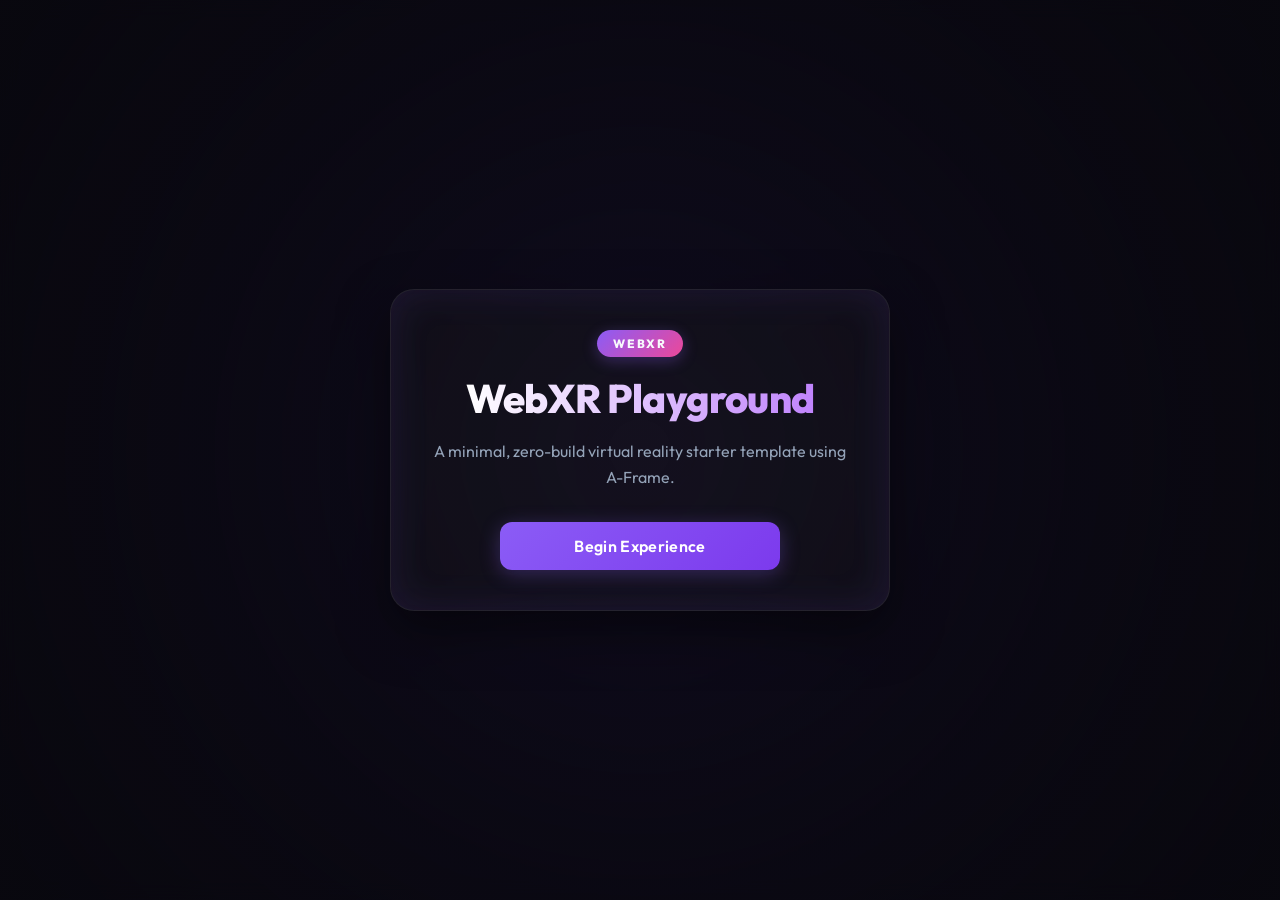
<file: template/index.html>
<!DOCTYPE html>
<html lang="en">
<head>
    <meta charset="UTF-8">
    <meta name="viewport" content="width=device-width, initial-scale=1.0, user-scalable=no">
    <title>WebXR VR Template</title>
    <meta name="description" content="A clean, zero-build A-Frame VR template.">
    
    <!-- Fonts -->
    <link rel="preconnect" href="https://fonts.googleapis.com">
    <link rel="preconnect" href="https://fonts.gstatic.com" crossorigin>
    <link href="https://fonts.googleapis.com/css2?family=Outfit:wght@300;400;600;800&display=swap" rel="stylesheet">
    
    <!-- Core Stylesheet -->
    <link rel="stylesheet" href="style.css">

    <!-- A-Frame Library -->
    <script src="https://aframe.io/releases/1.6.0/aframe.min.js"></script>
</head>
<body>
    <!-- Start Screen Overlay -->
    <div id="panel-start" class="overlay">
        <div class="glass-card">
            <header class="header">
                <div class="logo-badge">WEBXR</div>
                <h1>WebXR Playground</h1>
                <p class="subtitle">A minimal, zero-build virtual reality starter template using A-Frame.</p>
            </header>
            <footer class="footer">
                <button id="btn-start" class="btn btn-primary">Begin Experience</button>
            </footer>
        </div>
    </div>

    <!-- 3D Scene Viewport -->
    <a-scene embedded="false" vr-mode-ui="enabled: true" renderer="antialias: true; colorManagement: true;">
        <!-- Lighting -->
        <a-entity light="type: ambient; color: #1e163b; intensity: 0.8"></a-entity>
        <a-entity light="type: directional; color: #b58eff; intensity: 1.2" position="2 4 3"></a-entity>

        <!-- Environment: Sky and Grid Floor -->
        <a-sky color="#07050f"></a-sky>
        <a-plane position="0 0 0" rotation="-90 0 0" width="80" height="80" color="#ff007f" wireframe="true" material="shader: flat; opacity: 0.08"></a-plane>

        <!-- Interactive Target Shapes -->
        <a-box class="target" position="-1 1.5 -2" width="0.4" height="0.4" depth="0.4" color="#8b5cf6" material="roughness: 0.2; metalness: 0.8"></a-box>
        <a-sphere class="target" position="0 1.5 -2" radius="0.25" color="#ec4899" material="roughness: 0.2; metalness: 0.8"></a-sphere>
        <a-cylinder class="target" position="1 1.5 -2" radius="0.2" height="0.4" color="#06b6d4" material="roughness: 0.2; metalness: 0.8"></a-cylinder>

        <!-- Player Rig: Camera + Controls (Preventing mouse capture) -->
        <a-entity id="rig" position="0 0 0">
            <a-camera id="camera" look-controls="pointerLockEnabled: false" wasd-controls="enabled: false"></a-camera>
            <!-- VR Controllers -->
            <a-entity id="left-controller" laser-controls="hand: left" raycaster="objects: .target; far: 50" line="color: #00f3ff; opacity: 0.7"></a-entity>
            <a-entity id="right-controller" laser-controls="hand: right" raycaster="objects: .target; far: 50" line="color: #00f3ff; opacity: 0.7"></a-entity>
        </a-entity>

        <!-- Mouse Cursor for Desktop -->
        <a-entity id="mouse-cursor" cursor="rayOrigin: mouse" raycaster="objects: .target"></a-entity>
    </a-scene>

    <!-- Application Script -->
    <script src="app.js"></script>
</body>
</html>
</file>
<file: game_0001_neon_whack/style.css>
/* --- Neon Gaze Whack CSS Styling --- */

:root {
    --bg-dark: #07050f;
    --bg-gradient: radial-gradient(circle at 50% 50%, #120a2e 0%, #07050f 100%);
    
    /* Neon Colors */
    --neon-pink: #ff007f;
    --neon-pink-glow: rgba(255, 0, 127, 0.4);
    --neon-green: #39ff14;
    --neon-green-glow: rgba(57, 255, 20, 0.4);
    --neon-orange: #ff5e00;
    --neon-orange-glow: rgba(255, 94, 0, 0.4);
    --neon-cyan: #00f3ff;
    --neon-cyan-glow: rgba(0, 243, 255, 0.4);
    --neon-purple: #9d00ff;
    --neon-purple-glow: rgba(157, 0, 255, 0.4);

    --text-primary: #f3f0ff;
    --text-secondary: #a59fc4;
    --glass-bg: rgba(255, 255, 255, 0.02);
    --glass-border: rgba(255, 255, 255, 0.08);
    --glass-glow: rgba(157, 0, 255, 0.06);
    
    --font-sans: 'Outfit', -apple-system, BlinkMacSystemFont, "Segoe UI", Roboto, sans-serif;
    --transition-smooth: all 0.25s cubic-bezier(0.4, 0, 0.2, 1);
}

/* Base Reset */
* {
    box-sizing: border-box;
    margin: 0;
    padding: 0;
}

body, html {
    width: 100%;
    height: 100%;
    overflow: hidden;
    background-color: var(--bg-dark);
    background: var(--bg-gradient);
    color: var(--text-primary);
    font-family: var(--font-sans);
    -webkit-font-smoothing: antialiased;
}

/* 3D Scene Viewport container */
#scene-container {
    position: absolute;
    top: 0;
    left: 0;
    width: 100%;
    height: 100%;
    z-index: 1;
}

/* Overlay UI Container */
.ui-layer {
    position: absolute;
    top: 0;
    left: 0;
    width: 100%;
    height: 100%;
    z-index: 10;
    display: flex;
    justify-content: center;
    align-items: center;
    pointer-events: none; /* Let clicks pass through to canvas unless specified */
}

/* Common Overlay Panels */
.overlay-panel {
    pointer-events: auto; /* Active elements inside can be clicked */
    background: var(--glass-bg);
    border: 1px solid var(--glass-border);
    border-radius: 24px;
    padding: 40px;
    max-width: 540px;
    width: 90%;
    box-shadow: 0 20px 60px rgba(0, 0, 0, 0.7), 
                inset 0 0 30px var(--glass-glow);
    backdrop-filter: blur(20px);
    -webkit-backdrop-filter: blur(20px);
    display: flex;
    flex-direction: column;
    align-items: center;
    text-align: center;
    gap: 24px;
    transition: var(--transition-smooth);
    animation: zoomIn 0.5s cubic-bezier(0.175, 0.885, 0.32, 1.275);
}

.overlay-panel.hidden {
    opacity: 0;
    transform: scale(0.9) translateY(20px);
    pointer-events: none;
    display: none !important;
}

/* Header & Badges */
.logo-badge {
    background: linear-gradient(135deg, var(--neon-purple), var(--neon-pink));
    padding: 6px 18px;
    border-radius: 100px;
    font-size: 0.75rem;
    font-weight: 800;
    letter-spacing: 0.2em;
    text-transform: uppercase;
    box-shadow: 0 0 20px var(--neon-pink-glow);
    animation: neonPulse 2s infinite alternate;
}

h1 {
    font-size: 2.5rem;
    font-weight: 800;
    letter-spacing: -0.03em;
    background: linear-gradient(135deg, #ffffff 30%, #d8b4fe 100%);
    -webkit-background-clip: text;
    -webkit-text-fill-color: transparent;
    text-shadow: 0 0 10px rgba(157, 0, 255, 0.2);
}

.subtitle {
    color: var(--text-secondary);
    font-size: 0.95rem;
    line-height: 1.6;
}

/* Instructions / Info grids */
.guide-container {
    display: flex;
    flex-direction: column;
    gap: 12px;
    width: 100%;
    text-align: left;
}

.guide-item {
    background: rgba(255, 255, 255, 0.015);
    border: 1px solid rgba(255, 255, 255, 0.04);
    border-radius: 12px;
    padding: 12px 16px;
    display: flex;
    align-items: center;
    gap: 16px;
}

.guide-color-indicator {
    width: 14px;
    height: 14px;
    border-radius: 50%;
    flex-shrink: 0;
}

.guide-pink {
    background-color: var(--neon-pink);
    box-shadow: 0 0 10px var(--neon-pink-glow);
}

.guide-green {
    background-color: var(--neon-green);
    box-shadow: 0 0 10px var(--neon-green-glow);
}

.guide-orange {
    background-color: var(--neon-orange);
    box-shadow: 0 0 10px var(--neon-orange-glow);
}

.guide-item-text h3 {
    font-size: 0.9rem;
    font-weight: 600;
    margin-bottom: 2px;
}

.guide-item-text p {
    font-size: 0.78rem;
    color: var(--text-secondary);
}

/* Buttons */
.btn {
    font-family: var(--font-sans);
    font-size: 1.1rem;
    font-weight: 700;
    padding: 16px 36px;
    border-radius: 16px;
    border: 1px solid rgba(255, 255, 255, 0.1);
    cursor: pointer;
    transition: var(--transition-smooth);
    letter-spacing: 0.05em;
    text-transform: uppercase;
    width: 100%;
    margin-top: 8px;
    display: flex;
    justify-content: center;
    align-items: center;
    gap: 10px;
}

.btn-pink {
    background: linear-gradient(135deg, var(--neon-purple) 0%, var(--neon-pink) 100%);
    color: #ffffff;
    box-shadow: 0 5px 25px var(--neon-pink-glow);
}

.btn-pink:hover {
    transform: translateY(-2px);
    box-shadow: 0 8px 30px var(--neon-pink-glow), 0 0 15px var(--neon-purple-glow);
}

.btn-pink:active {
    transform: translateY(1px);
}

/* HUD Interface (Persistent screen overlay in non-VR, or calibration reference) */
.hud-container {
    position: absolute;
    top: 24px;
    left: 24px;
    right: 24px;
    display: flex;
    justify-content: space-between;
    align-items: center;
    pointer-events: none;
    z-index: 5;
    animation: fadeInDown 0.8s cubic-bezier(0.16, 1, 0.3, 1);
}

.hud-container.hidden {
    opacity: 0;
    transform: translateY(-20px);
    display: none;
}

.hud-panel {
    background: rgba(11, 7, 24, 0.6);
    border: 1px solid var(--glass-border);
    padding: 12px 20px;
    border-radius: 16px;
    backdrop-filter: blur(12px);
    -webkit-backdrop-filter: blur(12px);
    display: flex;
    align-items: center;
    gap: 16px;
    box-shadow: 0 10px 30px rgba(0, 0, 0, 0.4);
}

.hud-label {
    font-size: 0.75rem;
    font-weight: 800;
    color: var(--text-secondary);
    text-transform: uppercase;
    letter-spacing: 0.1em;
}

.hud-value {
    font-size: 1.4rem;
    font-weight: 800;
    font-variant-numeric: tabular-nums;
}

#hud-score .hud-value {
    color: var(--neon-cyan);
    text-shadow: 0 0 8px var(--neon-cyan-glow);
}

#hud-highscore .hud-value {
    color: var(--neon-purple);
    text-shadow: 0 0 8px var(--neon-purple-glow);
}

/* Health / Lives Bar */
.lives-indicator {
    display: flex;
    gap: 6px;
}

.heart-icon {
    width: 20px;
    height: 20px;
    background-color: var(--neon-pink);
    clip-path: path("M12,21.35L10.55,20.03C5.4,15.36 2,12.27 2,8.5C2,5.41 4.42,3 7.5,3C9.24,3 10.91,3.81 12,5.08C13.09,3.81 14.76,3 16.5,3C19.58,3 22,5.41 22,8.5C22,12.27 18.6,15.36 13.45,20.03L12,21.35Z");
    transform: scale(0.9);
    filter: drop-shadow(0 0 5px var(--neon-pink-glow));
    transition: var(--transition-smooth);
}

.heart-icon.lost {
    background-color: #373347;
    filter: none;
    transform: scale(0.8);
    opacity: 0.4;
}

/* VR Button customization for A-Frame */
.a-enter-vr {
    position: absolute !important;
    bottom: 30px !important;
    right: 30px !important;
}

.a-enter-vr-button {
    background-color: rgba(11, 7, 24, 0.8) !important;
    border: 1px solid var(--glass-border) !important;
    border-radius: 12px !important;
    box-shadow: 0 10px 30px rgba(0, 0, 0, 0.4) !important;
    transition: var(--transition-smooth) !important;
}

.a-enter-vr-button:hover {
    background-color: var(--neon-purple) !important;
    box-shadow: 0 0 20px var(--neon-purple-glow) !important;
    border-color: rgba(255,255,255,0.3) !important;
}

/* Score pop animations */
.score-pop {
    animation: popAnim 0.3s cubic-bezier(0.175, 0.885, 0.32, 1.275);
}

/* Game Over Stats list */
.stats-list {
    width: 100%;
    display: flex;
    flex-direction: column;
    gap: 8px;
    margin: 8px 0;
}

.stats-row {
    display: flex;
    justify-content: space-between;
    padding: 12px 18px;
    background: rgba(255,255,255,0.015);
    border: 1px solid rgba(255,255,255,0.03);
    border-radius: 12px;
}

.stats-label {
    font-size: 0.9rem;
    color: var(--text-secondary);
}

.stats-value {
    font-size: 1.1rem;
    font-weight: 700;
}

.stats-new-record {
    color: var(--neon-green);
    text-shadow: 0 0 5px var(--neon-green-glow);
    font-weight: 800;
    animation: flash 1s infinite alternate;
}

/* Keyframes */
@keyframes zoomIn {
    from {
        opacity: 0;
        transform: scale(0.85) translateY(20px);
    }
    to {
        opacity: 1;
        transform: scale(1) translateY(0);
    }
}

@keyframes neonPulse {
    from {
        box-shadow: 0 0 10px var(--neon-pink-glow), inset 0 0 5px var(--neon-pink-glow);
    }
    to {
        box-shadow: 0 0 22px var(--neon-pink-glow), inset 0 0 10px var(--neon-pink-glow);
    }
}

@keyframes flash {
    0% { opacity: 0.4; }
    100% { opacity: 1; }
}

@keyframes popAnim {
    0% { transform: scale(1); }
    50% { transform: scale(1.15); }
    100% { transform: scale(1); }
}

@keyframes fadeInDown {
    from {
        opacity: 0;
        transform: translateY(-20px);
    }
    to {
        opacity: 1;
        transform: translateY(0);
    }
}
</file>
<file: game_0003_gaze_turret/style.css>
/* --- Gaze Turret Defender CSS Styling --- */

:root {
    --bg-dark: #050308;
    --bg-gradient: radial-gradient(circle at 50% 50%, #0d061c 0%, #050308 100%);
    
    /* Sci-Fi Neon Colors */
    --neon-green: #39ff14;
    --neon-green-glow: rgba(57, 255, 20, 0.4);
    --neon-cyan: #00f3ff;
    --neon-cyan-glow: rgba(0, 243, 255, 0.4);
    --neon-pink: #ff007f;
    --neon-pink-glow: rgba(255, 0, 127, 0.4);
    --neon-orange: #ff5e00;
    --neon-orange-glow: rgba(255, 94, 0, 0.4);
    --neon-yellow: #ffe600;
    --neon-yellow-glow: rgba(255, 230, 0, 0.4);

    --text-primary: #f5f3ff;
    --text-secondary: #9c97b8;
    --glass-bg: rgba(255, 255, 255, 0.02);
    --glass-border: rgba(255, 255, 255, 0.08);
    --glass-glow: rgba(0, 243, 255, 0.05);
    
    --font-sans: 'Outfit', -apple-system, BlinkMacSystemFont, "Segoe UI", Roboto, sans-serif;
    --transition-smooth: all 0.3s cubic-bezier(0.25, 0.8, 0.25, 1);
}

/* Base Reset */
* {
    box-sizing: border-box;
    margin: 0;
    padding: 0;
}

body, html {
    width: 100%;
    height: 100%;
    overflow: hidden;
    background-color: var(--bg-dark);
    background: var(--bg-gradient);
    color: var(--text-primary);
    font-family: var(--font-sans);
    -webkit-font-smoothing: antialiased;
}

/* 3D Scene Viewport container */
#scene-container {
    position: absolute;
    top: 0;
    left: 0;
    width: 100%;
    height: 100%;
    z-index: 1;
}

/* 2D Overlay UI Layer */
.ui-layer {
    position: absolute;
    top: 0;
    left: 0;
    width: 100%;
    height: 100%;
    z-index: 10;
    display: flex;
    justify-content: center;
    align-items: center;
    pointer-events: none;
}

/* Common Overlay Panels */
.overlay-panel {
    pointer-events: auto;
    background: var(--glass-bg);
    border: 1px solid var(--glass-border);
    border-radius: 24px;
    padding: 40px;
    max-width: 550px;
    width: 90%;
    box-shadow: 0 25px 65px rgba(0, 0, 0, 0.85), 
                inset 0 0 35px var(--glass-glow);
    backdrop-filter: blur(24px);
    -webkit-backdrop-filter: blur(24px);
    display: flex;
    flex-direction: column;
    align-items: center;
    text-align: center;
    gap: 24px;
    transition: var(--transition-smooth);
    animation: zoomIn 0.5s cubic-bezier(0.175, 0.885, 0.32, 1.275);
}

.overlay-panel.hidden {
    opacity: 0;
    transform: scale(0.9) translateY(25px);
    pointer-events: none;
    display: none !important;
}

/* Header & Badges */
.logo-badge {
    background: linear-gradient(135deg, var(--neon-cyan), #0088ff);
    padding: 6px 18px;
    border-radius: 100px;
    font-size: 0.75rem;
    font-weight: 800;
    letter-spacing: 0.2em;
    text-transform: uppercase;
    box-shadow: 0 0 20px var(--neon-cyan-glow);
    animation: cyanPulse 2s infinite alternate;
}

h1 {
    font-size: 2.6rem;
    font-weight: 800;
    letter-spacing: -0.02em;
    background: linear-gradient(135deg, #ffffff 40%, #a7f3d0 100%);
    -webkit-background-clip: text;
    -webkit-text-fill-color: transparent;
    text-shadow: 0 0 15px rgba(0, 243, 255, 0.15);
}

.subtitle {
    color: var(--text-secondary);
    font-size: 0.95rem;
    line-height: 1.6;
}

/* Instructions / Info grids */
.guide-container {
    display: flex;
    flex-direction: column;
    gap: 12px;
    width: 100%;
    text-align: left;
}

.guide-item {
    background: rgba(255, 255, 255, 0.01);
    border: 1px solid rgba(255, 255, 255, 0.03);
    border-radius: 14px;
    padding: 14px 18px;
    display: flex;
    align-items: center;
    gap: 16px;
    transition: var(--transition-smooth);
}

.guide-item:hover {
    background: rgba(255, 255, 255, 0.02);
    border-color: rgba(0, 243, 255, 0.2);
}

.guide-color-indicator {
    width: 14px;
    height: 14px;
    border-radius: 50%;
    flex-shrink: 0;
}

.guide-green {
    background-color: var(--neon-green);
    box-shadow: 0 0 10px var(--neon-green);
}
.guide-cyan {
    background-color: var(--neon-cyan);
    box-shadow: 0 0 10px var(--neon-cyan);
}
.guide-pink {
    background-color: var(--neon-pink);
    box-shadow: 0 0 10px var(--neon-pink);
}

.guide-item-text h3 {
    font-size: 0.95rem;
    font-weight: 600;
    margin-bottom: 2px;
}

.guide-item-text p {
    font-size: 0.8rem;
    color: var(--text-secondary);
    line-height: 1.4;
}

/* Stats Overlay Panel */
.stats-list {
    display: flex;
    flex-direction: column;
    gap: 10px;
    width: 100%;
    background: rgba(0, 0, 0, 0.25);
    border: 1px solid rgba(255, 255, 255, 0.04);
    border-radius: 16px;
    padding: 18px;
}

.stats-row {
    display: flex;
    justify-content: space-between;
    align-items: center;
    font-size: 1rem;
}

.stats-label {
    color: var(--text-secondary);
}

.stats-value {
    font-weight: 800;
    color: var(--neon-cyan);
    font-variant-numeric: tabular-nums;
}

.stats-new-record {
    background: linear-gradient(90deg, transparent, rgba(57, 255, 20, 0.1), transparent);
    color: var(--neon-green);
    font-weight: 800;
    font-size: 0.9rem;
    padding: 6px;
    border-radius: 6px;
    letter-spacing: 0.05em;
    animation: flash 1s infinite alternate;
}

/* Premium Neon Button */
.btn {
    width: 100%;
    padding: 16px 32px;
    font-family: var(--font-sans);
    font-size: 1.05rem;
    font-weight: 800;
    letter-spacing: 0.1em;
    text-transform: uppercase;
    color: #fff;
    border: none;
    border-radius: 12px;
    cursor: pointer;
    transition: var(--transition-smooth);
}

.btn-cyan {
    background: linear-gradient(135deg, var(--neon-cyan) 0%, #0077ff 100%);
    box-shadow: 0 5px 20px var(--neon-cyan-glow);
}

.btn-cyan:hover {
    transform: translateY(-2px);
    box-shadow: 0 8px 30px rgba(0, 243, 255, 0.6);
}

.btn-cyan:active {
    transform: translateY(0);
}

.btn-green {
    background: linear-gradient(135deg, var(--neon-green) 0%, #0b7c00 100%);
    box-shadow: 0 5px 20px var(--neon-green-glow);
}

.btn-green:hover {
    transform: translateY(-2px);
    box-shadow: 0 8px 30px rgba(57, 255, 20, 0.6);
}

.btn-green:active {
    transform: translateY(0);
}

.status-msg {
    font-size: 0.75rem;
    color: var(--text-secondary);
    letter-spacing: 0.05em;
}

/* Screen HUD Display */
.hud-container {
    position: absolute;
    top: 24px;
    left: 24px;
    right: 24px;
    z-index: 5;
    pointer-events: none;
    display: flex;
    justify-content: space-between;
    align-items: flex-start;
    transition: var(--transition-smooth);
}

.hud-container.hidden {
    opacity: 0;
    transform: translateY(-20px);
}

.hud-panel {
    background: rgba(10, 6, 20, 0.75);
    border: 1px solid rgba(255, 255, 255, 0.06);
    box-shadow: 0 10px 30px rgba(0, 0, 0, 0.5),
                inset 0 0 10px rgba(0, 243, 255, 0.05);
    border-radius: 16px;
    padding: 12px 20px;
    display: flex;
    flex-direction: column;
    gap: 2px;
    backdrop-filter: blur(10px);
    -webkit-backdrop-filter: blur(10px);
}

.hud-label {
    font-size: 0.7rem;
    font-weight: 800;
    text-transform: uppercase;
    letter-spacing: 0.15em;
    color: var(--text-secondary);
}

.hud-value {
    font-size: 1.6rem;
    font-weight: 800;
    color: var(--neon-green);
    font-variant-numeric: tabular-nums;
    text-shadow: 0 0 8px var(--neon-green-glow);
}

/* Shield Integrity Health Bar */
.shield-bar-wrapper {
    display: flex;
    align-items: center;
    gap: 12px;
    margin-top: 4px;
}

.shield-bar-container {
    width: 120px;
    height: 10px;
    background: rgba(255, 255, 255, 0.1);
    border-radius: 10px;
    overflow: hidden;
    border: 1px solid rgba(255, 255, 255, 0.05);
}

.shield-bar-fill {
    height: 100%;
    width: 100%;
    background: linear-gradient(90deg, var(--neon-green), #00ccff);
    box-shadow: 0 0 10px var(--neon-green);
    transition: width 0.3s ease-out, background 0.3s ease-out;
}

.shield-bar-fill.warning {
    background: linear-gradient(90deg, var(--neon-yellow), var(--neon-orange));
    box-shadow: 0 0 10px var(--neon-yellow-glow);
}

.shield-bar-fill.critical {
    background: linear-gradient(90deg, var(--neon-pink), #ff0000);
    box-shadow: 0 0 10px var(--neon-pink-glow);
    animation: blinkFast 0.5s infinite alternate;
}

/* SVG Cockpit Overlay bezel for 2D Screen Players */
.cockpit-bezel {
    position: absolute;
    top: 0;
    left: 0;
    width: 100%;
    height: 100%;
    pointer-events: none;
    z-index: 2;
    border: 15px solid transparent;
    box-shadow: inset 0 0 100px rgba(0, 0, 0, 0.8),
                inset 0 0 40px rgba(0, 243, 255, 0.1);
    transition: var(--transition-smooth);
}

.cockpit-bezel::before {
    content: '';
    position: absolute;
    top: 0;
    left: 0;
    right: 0;
    bottom: 0;
    border: 2px solid rgba(0, 243, 255, 0.15);
    border-radius: 4px;
    opacity: 0.7;
}

.cockpit-bezel.hidden {
    opacity: 0;
}

/* Shield Damaged Screen Flash Overlay */
.damage-flash {
    position: absolute;
    top: 0;
    left: 0;
    width: 100%;
    height: 100%;
    z-index: 9;
    pointer-events: none;
    background-color: transparent;
    transition: background-color 0.05s ease-out;
}

.damage-flash.flash-blue-red {
    animation: flashScreen 0.4s ease-out;
}

/* Animations */
@keyframes zoomIn {
    from {
        opacity: 0;
        transform: scale(0.95);
    }
    to {
        opacity: 1;
        transform: scale(1);
    }
}

@keyframes cyanPulse {
    from {
        box-shadow: 0 0 12px rgba(0, 243, 255, 0.3);
    }
    to {
        box-shadow: 0 0 24px rgba(0, 243, 255, 0.6);
    }
}

@keyframes flash {
    from { opacity: 0.4; }
    to { opacity: 1; }
}

@keyframes flashScreen {
    0% {
        background-color: rgba(255, 0, 127, 0.3);
        box-shadow: inset 0 0 80px rgba(255, 0, 127, 0.8);
    }
    50% {
        background-color: rgba(0, 243, 255, 0.2);
        box-shadow: inset 0 0 80px rgba(0, 243, 255, 0.6);
    }
    100% {
        background-color: transparent;
        box-shadow: none;
    }
}

@keyframes blinkFast {
    from { opacity: 0.3; }
    to { opacity: 1; }
}

/* Mobile Responsiveness tweaks */
@media (max-width: 600px) {
    .overlay-panel {
        padding: 24px;
        gap: 16px;
    }
    h1 {
        font-size: 1.8rem;
    }
    .hud-panel {
        padding: 8px 12px;
    }
    .hud-value {
        font-size: 1.2rem;
    }
    .shield-bar-container {
        width: 80px;
    }
}
</file>
<file: game_0004_color_match/style.css>
/* --- Chromatic Gaze Matcher CSS Styling --- */

:root {
    --bg-dark: #07050f;
    --bg-gradient: radial-gradient(circle at 50% 50%, #11092e 0%, #07050f 100%);
    
    /* Neon Theme Colors */
    --neon-cyan: #00f3ff;
    --neon-cyan-glow: rgba(0, 243, 255, 0.4);
    --neon-magenta: #ff007f;
    --neon-magenta-glow: rgba(255, 0, 127, 0.4);
    --neon-yellow: #ffff00;
    --neon-yellow-glow: rgba(255, 255, 0, 0.4);
    --neon-purple: #9d00ff;
    --neon-purple-glow: rgba(157, 0, 255, 0.4);
    
    --text-primary: #f3f0ff;
    --text-secondary: #a59fc4;
    --glass-bg: rgba(255, 255, 255, 0.02);
    --glass-border: rgba(255, 255, 255, 0.08);
    --glass-glow: rgba(157, 0, 255, 0.06);
    
    --font-sans: 'Outfit', -apple-system, BlinkMacSystemFont, "Segoe UI", Roboto, sans-serif;
    --transition-smooth: all 0.3s cubic-bezier(0.4, 0, 0.2, 1);
}

/* Base Reset */
* {
    box-sizing: border-box;
    margin: 0;
    padding: 0;
}

body, html {
    width: 100%;
    height: 100%;
    overflow: hidden;
    background-color: var(--bg-dark);
    background: var(--bg-gradient);
    color: var(--text-primary);
    font-family: var(--font-sans);
    -webkit-font-smoothing: antialiased;
}

/* A-Frame Scene Viewport Container */
#scene-container {
    position: absolute;
    top: 0;
    left: 0;
    width: 100%;
    height: 100%;
    z-index: 1;
}

/* 2D HTML Dashboard Layer */
.ui-layer {
    position: absolute;
    top: 0;
    left: 0;
    width: 100%;
    height: 100%;
    z-index: 10;
    display: flex;
    justify-content: center;
    align-items: center;
    pointer-events: none; /* Let pointer events pass to 3D canvas when background */
}

/* Glassmorphism Panel overlay */
.overlay-panel {
    pointer-events: auto; /* Enable clicking */
    background: var(--glass-bg);
    border: 1px solid var(--glass-border);
    border-radius: 24px;
    padding: 35px;
    max-width: 500px;
    width: 90%;
    box-shadow: 0 20px 65px rgba(0, 0, 0, 0.85), 
                inset 0 0 30px var(--glass-glow);
    backdrop-filter: blur(25px);
    -webkit-backdrop-filter: blur(25px);
    display: flex;
    flex-direction: column;
    align-items: center;
    text-align: center;
    gap: 22px;
    transition: var(--transition-smooth);
    animation: zoomIn 0.4s cubic-bezier(0.175, 0.885, 0.32, 1.275);
}

.overlay-panel.hidden {
    opacity: 0;
    transform: scale(0.9) translateY(20px);
    pointer-events: none;
    display: none !important;
}

/* Badges & Headers */
.logo-badge {
    font-size: 0.75rem;
    font-weight: 800;
    text-transform: uppercase;
    letter-spacing: 0.15em;
    padding: 6px 16px;
    border-radius: 50px;
    background: linear-gradient(135deg, var(--neon-purple) 0%, var(--neon-magenta) 100%);
    box-shadow: 0 0 15px var(--neon-purple-glow);
    color: #fff;
    text-shadow: 0 1px 3px rgba(0,0,0,0.5);
}

h1 {
    font-size: 2.2rem;
    font-weight: 800;
    line-height: 1.1;
    background: linear-gradient(135deg, #fff 30%, var(--neon-cyan) 100%);
    -webkit-background-clip: text;
    -webkit-text-fill-color: transparent;
    letter-spacing: -0.02em;
}

.subtitle {
    font-size: 0.95rem;
    line-height: 1.5;
    color: var(--text-secondary);
}

/* Gameplay Guide / Palette display */
.guide-container {
    width: 100%;
    display: grid;
    grid-template-columns: 1fr 1fr;
    gap: 12px;
    margin: 8px 0;
}

.guide-item {
    display: flex;
    align-items: center;
    background: rgba(255, 255, 255, 0.03);
    border: 1px solid rgba(255, 255, 255, 0.05);
    border-radius: 12px;
    padding: 10px;
    text-align: left;
    gap: 12px;
}

.color-swatch {
    width: 28px;
    height: 28px;
    border-radius: 8px;
    flex-shrink: 0;
    box-shadow: 0 0 10px rgba(0,0,0,0.5);
}
.swatch-cyan { background-color: var(--neon-cyan); box-shadow: 0 0 10px var(--neon-cyan-glow); }
.swatch-magenta { background-color: var(--neon-magenta); box-shadow: 0 0 10px var(--neon-magenta-glow); }
.swatch-yellow { background-color: var(--neon-yellow); box-shadow: 0 0 10px var(--neon-yellow-glow); }
.swatch-purple { background-color: var(--neon-purple); box-shadow: 0 0 10px var(--neon-purple-glow); }

.guide-text h4 {
    font-size: 0.85rem;
    font-weight: 600;
    color: var(--text-primary);
}
.guide-text p {
    font-size: 0.75rem;
    color: var(--text-secondary);
}

/* Buttons */
.btn {
    width: 100%;
    padding: 16px 32px;
    border-radius: 14px;
    border: none;
    font-family: var(--font-sans);
    font-weight: 800;
    font-size: 1rem;
    text-transform: uppercase;
    letter-spacing: 0.08em;
    cursor: pointer;
    color: #fff;
    transition: var(--transition-smooth);
    position: relative;
    overflow: hidden;
}

.btn-primary {
    background: linear-gradient(135deg, var(--neon-cyan) 0%, var(--neon-purple) 100%);
    box-shadow: 0 4px 20px rgba(0, 243, 255, 0.35);
}

.btn-primary:hover {
    transform: translateY(-2px);
    box-shadow: 0 8px 30px rgba(0, 243, 255, 0.5);
}

.btn-primary:active {
    transform: translateY(1px);
}

.status-msg {
    font-size: 0.8rem;
    color: var(--text-secondary);
    letter-spacing: 0.05em;
    animation: pulseText 2s infinite ease-in-out;
}

/* HUD Panel for desktop users */
.hud-container {
    position: absolute;
    top: 24px;
    left: 24px;
    right: 24px;
    z-index: 5;
    pointer-events: none;
    display: flex;
    justify-content: space-between;
    align-items: flex-start;
    transition: var(--transition-smooth);
}

.hud-container.hidden {
    opacity: 0;
    transform: translateY(-10px);
}

.hud-left, .hud-right {
    display: flex;
    gap: 12px;
}

.hud-panel {
    background: var(--glass-bg);
    border: 1px solid var(--glass-border);
    backdrop-filter: blur(12px);
    -webkit-backdrop-filter: blur(12px);
    padding: 10px 18px;
    border-radius: 12px;
    display: flex;
    flex-direction: column;
    box-shadow: 0 10px 30px rgba(0,0,0,0.5);
}

.hud-label {
    font-size: 0.65rem;
    font-weight: 800;
    color: var(--text-secondary);
    text-transform: uppercase;
    letter-spacing: 0.1em;
    margin-bottom: 2px;
}

.hud-value {
    font-size: 1.4rem;
    font-weight: 800;
    font-variant-numeric: tabular-nums;
}

/* Custom highlight values */
#hud-score-val { color: var(--neon-cyan); text-shadow: 0 0 10px var(--neon-cyan-glow); }
#hud-multiplier-val { color: var(--neon-yellow); text-shadow: 0 0 10px var(--neon-yellow-glow); }
#hud-time-val { color: var(--neon-magenta); text-shadow: 0 0 10px var(--neon-magenta-glow); }
#hud-wave-val { color: #fff; }

/* Game Over Statistics Styles */
.stats-list {
    width: 100%;
    background: rgba(255, 255, 255, 0.02);
    border: 1px solid rgba(255, 255, 255, 0.05);
    border-radius: 16px;
    padding: 20px;
    display: flex;
    flex-direction: column;
    gap: 12px;
}

.stats-row {
    display: flex;
    justify-content: space-between;
    align-items: center;
    font-size: 0.95rem;
}

.stats-label {
    color: var(--text-secondary);
}

.stats-value {
    font-weight: 800;
    font-size: 1.25rem;
    color: var(--text-primary);
}

.stats-new-record {
    background: linear-gradient(90deg, var(--neon-yellow), var(--neon-cyan));
    -webkit-background-clip: text;
    -webkit-text-fill-color: transparent;
    font-weight: 800;
    font-size: 0.9rem;
    letter-spacing: 0.05em;
    animation: flashText 1.5s infinite;
}

/* Animations */
@keyframes zoomIn {
    from {
        opacity: 0;
        transform: scale(0.9) translateY(20px);
    }
    to {
        opacity: 1;
        transform: scale(1) translateY(0);
    }
}

@keyframes pulseText {
    0%, 100% { opacity: 0.5; }
    50% { opacity: 0.9; }
}

@keyframes flashText {
    0%, 100% { opacity: 0.4; }
    50% { opacity: 1; }
}

/* A-Frame UI Overrides for premium blending */
.a-enter-vr {
    z-index: 15 !important;
}

/* Responsive Scaling */
@media (max-width: 600px) {
    .hud-container {
        top: 12px;
        left: 12px;
        right: 12px;
    }
    .hud-panel {
        padding: 8px 12px;
    }
    .hud-value {
        font-size: 1.1rem;
    }
    .overlay-panel {
        padding: 24px;
        gap: 16px;
    }
    h1 {
        font-size: 1.7rem;
    }
    .guide-container {
        grid-template-columns: 1fr;
    }
}
</file>
<file: game_0005_bubble_pop/style.css>
/* --- Zen Bubble Popper CSS Styling --- */

:root {
    --bg-light: #f5f6fa;
    --bg-gradient: radial-gradient(circle at 50% 50%, #ffffff 0%, #eef1f6 100%);
    
    /* Zen Pastel Theme Colors */
    --zen-teal: #0fbcf9;
    --zen-teal-glow: rgba(15, 188, 249, 0.3);
    --zen-mint: #05c46b;
    --zen-mint-glow: rgba(5, 196, 107, 0.3);
    --zen-gold: #ffa801;
    --zen-gold-glow: rgba(255, 168, 1, 0.4);
    --zen-lavender: #be2edd;
    --zen-lavender-glow: rgba(190, 46, 221, 0.3);
    --zen-rose: #ff5e7e;
    --zen-rose-glow: rgba(255, 94, 126, 0.3);
    
    --text-primary: #2c3e50;
    --text-secondary: #57606f;
    --glass-bg: rgba(255, 255, 255, 0.65);
    --glass-border: rgba(255, 255, 255, 0.6);
    --glass-glow: rgba(15, 188, 249, 0.05);
    
    --font-sans: 'Outfit', -apple-system, BlinkMacSystemFont, "Segoe UI", Roboto, sans-serif;
    --transition-smooth: all 0.3s cubic-bezier(0.25, 0.8, 0.25, 1);
}

/* Base Reset */
* {
    box-sizing: border-box;
    margin: 0;
    padding: 0;
}

body, html {
    width: 100%;
    height: 100%;
    overflow: hidden;
    background-color: var(--bg-light);
    background: var(--bg-gradient);
    color: var(--text-primary);
    font-family: var(--font-sans);
    -webkit-font-smoothing: antialiased;
}

/* 3D Scene Viewport container */
#scene-container {
    position: absolute;
    top: 0;
    left: 0;
    width: 100%;
    height: 100%;
    z-index: 1;
}

/* Overlay UI Container */
.ui-layer {
    position: absolute;
    top: 0;
    left: 0;
    width: 100%;
    height: 100%;
    z-index: 10;
    display: flex;
    justify-content: center;
    align-items: center;
    pointer-events: none;
}

/* Common Overlay Panels */
.overlay-panel {
    pointer-events: auto;
    background: var(--glass-bg);
    border: 1px solid var(--glass-border);
    border-radius: 32px;
    padding: 40px;
    max-width: 520px;
    width: 90%;
    box-shadow: 0 15px 45px rgba(31, 38, 135, 0.08), 
                inset 0 0 20px rgba(255, 255, 255, 0.25);
    backdrop-filter: blur(25px);
    -webkit-backdrop-filter: blur(25px);
    display: flex;
    flex-direction: column;
    align-items: center;
    text-align: center;
    gap: 24px;
    transition: var(--transition-smooth);
    animation: zoomIn 0.6s cubic-bezier(0.175, 0.885, 0.32, 1.1);
}

.overlay-panel.hidden {
    opacity: 0;
    transform: scale(0.92) translateY(20px);
    pointer-events: none;
    display: none !important;
}

/* Header & Badges */
.logo-badge {
    background: linear-gradient(135deg, var(--zen-teal), var(--zen-lavender));
    color: #ffffff;
    padding: 8px 20px;
    border-radius: 100px;
    font-size: 0.8rem;
    font-weight: 800;
    letter-spacing: 0.15em;
    text-transform: uppercase;
    box-shadow: 0 4px 15px var(--zen-teal-glow);
    animation: floatingEffect 4s ease-in-out infinite;
}

h1 {
    font-size: 2.4rem;
    font-weight: 800;
    letter-spacing: -0.02em;
    background: linear-gradient(135deg, #2c3e50 30%, #57606f 100%);
    -webkit-background-clip: text;
    -webkit-text-fill-color: transparent;
}

.subtitle {
    color: var(--text-secondary);
    font-size: 0.95rem;
    line-height: 1.6;
}

/* Instructions / Info grids */
.guide-container {
    display: flex;
    flex-direction: column;
    gap: 12px;
    width: 100%;
    text-align: left;
}

.guide-item {
    background: rgba(255, 255, 255, 0.45);
    border: 1px solid rgba(255, 255, 255, 0.5);
    border-radius: 16px;
    padding: 14px 18px;
    display: flex;
    align-items: center;
    gap: 16px;
    box-shadow: 0 4px 12px rgba(31, 38, 135, 0.02);
}

.guide-color-indicator {
    width: 18px;
    height: 18px;
    border-radius: 50%;
    flex-shrink: 0;
    box-shadow: 0 0 10px rgba(0, 0, 0, 0.05);
    position: relative;
    overflow: hidden;
}

.guide-color-indicator::after {
    content: '';
    position: absolute;
    top: 2px;
    left: 2px;
    width: 5px;
    height: 5px;
    background: rgba(255, 255, 255, 0.6);
    border-radius: 50%;
}

.guide-blue {
    background: radial-gradient(circle at 35% 35%, #81ecec, var(--zen-teal));
    box-shadow: 0 0 12px var(--zen-teal-glow);
}

.guide-gold {
    background: radial-gradient(circle at 35% 35%, #ffeaa7, var(--zen-gold));
    box-shadow: 0 0 12px var(--zen-gold-glow);
}

.guide-purple {
    background: radial-gradient(circle at 35% 35%, #d6a2e8, var(--zen-lavender));
    box-shadow: 0 0 12px var(--zen-lavender-glow);
}

.guide-item-text h3 {
    font-size: 0.95rem;
    font-weight: 600;
    margin-bottom: 2px;
    color: var(--text-primary);
}

.guide-item-text p {
    font-size: 0.8rem;
    color: var(--text-secondary);
}

/* Custom Buttons */
.btn {
    pointer-events: auto;
    border: none;
    outline: none;
    padding: 16px 36px;
    font-family: var(--font-sans);
    font-size: 1.05rem;
    font-weight: 600;
    border-radius: 18px;
    cursor: pointer;
    transition: var(--transition-smooth);
    width: 100%;
    color: #ffffff;
    box-shadow: 0 8px 24px rgba(31, 38, 135, 0.1);
}

.btn-teal {
    background: linear-gradient(135deg, var(--zen-teal) 0%, #00d2d3 100%);
    box-shadow: 0 6px 20px var(--zen-teal-glow);
}

.btn-teal:hover {
    transform: translateY(-2px);
    box-shadow: 0 10px 25px var(--zen-teal-glow);
    filter: brightness(1.05);
}

.btn-teal:active {
    transform: translateY(1px);
}

/* 2D HUD (Desktop/Mobile Play) */
.hud-container {
    position: absolute;
    top: 20px;
    left: 0;
    right: 0;
    padding: 0 24px;
    z-index: 5;
    pointer-events: none;
    display: flex;
    justify-content: space-between;
    align-items: center;
}

.hud-container.hidden {
    opacity: 0;
    transform: translateY(-20px);
    display: none !important;
}

.hud-panel {
    background: var(--glass-bg);
    border: 1px solid var(--glass-border);
    border-radius: 20px;
    padding: 10px 20px;
    box-shadow: 0 8px 32px rgba(31, 38, 135, 0.04);
    backdrop-filter: blur(15px);
    -webkit-backdrop-filter: blur(15px);
    display: flex;
    flex-direction: column;
    align-items: center;
    min-width: 110px;
    transition: var(--transition-smooth);
}

.hud-label {
    font-size: 0.7rem;
    text-transform: uppercase;
    font-weight: 800;
    letter-spacing: 0.1em;
    color: var(--text-secondary);
}

.hud-value {
    font-size: 1.6rem;
    font-weight: 800;
    color: var(--text-primary);
}

/* Special Active HUD Glows */
.hud-multiplier {
    background: linear-gradient(135deg, rgba(255, 255, 255, 0.8), rgba(255, 218, 121, 0.8));
    border: 1px solid rgba(255, 168, 1, 0.5);
    animation: goldPulse 1s infinite alternate;
}

/* Active Multiplier Notification */
.multiplier-banner {
    position: absolute;
    bottom: 30px;
    left: 50%;
    transform: translateX(-50%) translateY(0);
    background: linear-gradient(135deg, var(--zen-gold), #ff793f);
    color: white;
    padding: 8px 24px;
    border-radius: 100px;
    font-size: 0.9rem;
    font-weight: 800;
    letter-spacing: 0.05em;
    box-shadow: 0 10px 25px var(--zen-gold-glow);
    z-index: 5;
    pointer-events: none;
    transition: var(--transition-smooth);
    animation: popUp 0.3s cubic-bezier(0.175, 0.885, 0.32, 1.275);
}

.multiplier-banner.hidden {
    opacity: 0;
    transform: translateX(-50%) translateY(20px);
    display: none !important;
}

/* Game Over Stats List */
.stats-list {
    display: flex;
    flex-direction: column;
    gap: 10px;
    width: 100%;
    background: rgba(255, 255, 255, 0.3);
    border: 1px solid rgba(255, 255, 255, 0.4);
    border-radius: 20px;
    padding: 16px;
}

.stats-row {
    display: flex;
    justify-content: space-between;
    align-items: center;
    padding: 6px 8px;
}

.stats-label {
    font-size: 0.9rem;
    color: var(--text-secondary);
}

.stats-value {
    font-size: 1.3rem;
    font-weight: 800;
    color: var(--text-primary);
}

.stats-new-record {
    background: linear-gradient(90deg, var(--zen-rose), var(--zen-gold));
    color: white;
    font-weight: 800;
    padding: 6px;
    border-radius: 10px;
    font-size: 0.85rem;
    box-shadow: 0 4px 12px var(--zen-gold-glow);
    animation: recordScale 1.5s ease-in-out infinite;
}

/* Keyframe Animations */
@keyframes zoomIn {
    from {
        opacity: 0;
        transform: scale(0.9) translateY(30px);
    }
    to {
        opacity: 1;
        transform: scale(1) translateY(0);
    }
}

@keyframes floatingEffect {
    0% { transform: translateY(0px); }
    50% { transform: translateY(-4px); }
    100% { transform: translateY(0px); }
}

@keyframes goldPulse {
    0% { box-shadow: 0 0 10px rgba(255, 168, 1, 0.1); }
    100% { box-shadow: 0 0 25px var(--zen-gold-glow); }
}

@keyframes recordScale {
    0% { transform: scale(1); }
    50% { transform: scale(1.03); }
    100% { transform: scale(1); }
}

@keyframes popUp {
    from {
        opacity: 0;
        transform: translateX(-50%) translateY(30px);
    }
    to {
        opacity: 1;
        transform: translateX(-50%) translateY(0);
    }
}

/* Score pop transition */
.score-pop {
    animation: textGrow 0.3s cubic-bezier(0.175, 0.885, 0.32, 1.5);
}

@keyframes textGrow {
    0% { transform: scale(1); }
    50% { transform: scale(1.25); color: var(--zen-teal); }
    100% { transform: scale(1); }
}

/* Mobile Screen Layout adjustments */
@media(max-width: 480px) {
    .overlay-panel {
        padding: 30px 20px;
        gap: 16px;
    }
    
    h1 {
        font-size: 1.8rem;
    }
    
    .hud-panel {
        padding: 8px 12px;
        min-width: 80px;
    }
    
    .hud-value {
        font-size: 1.2rem;
    }
    
    .guide-item {
        padding: 10px 14px;
        gap: 12px;
    }
}
</file>
<file: game_0006_music_conductor/style.css>
/* --- Gaze Audio Conductor (0006) CSS Styling --- */

:root {
    --bg-dark: #06040a;
    --bg-gradient: radial-gradient(circle at 50% 50%, #0f0822 0%, #050308 100%);
    
    /* Neon Theme Colors */
    --neon-drums: #ff0055;     /* Neon Pink */
    --neon-drums-glow: rgba(255, 0, 85, 0.4);
    
    --neon-bass: #00f0ff;      /* Neon Cyan */
    --neon-bass-glow: rgba(0, 240, 255, 0.4);
    
    --neon-synth: #a300ff;     /* Neon Purple */
    --neon-synth-glow: rgba(163, 0, 255, 0.4);
    
    --neon-lead: #ffbb00;      /* Neon Gold */
    --neon-lead-glow: rgba(255, 187, 0, 0.4);

    --neon-success: #39ff14;   /* Neon Green */
    --neon-success-glow: rgba(57, 255, 20, 0.4);
    
    --text-primary: #f2eeff;
    --text-secondary: #a39cb8;
    --glass-bg: rgba(255, 255, 255, 0.02);
    --glass-border: rgba(255, 255, 255, 0.08);
    --glass-glow: rgba(163, 0, 255, 0.06);
    
    --font-sans: 'Outfit', -apple-system, BlinkMacSystemFont, "Segoe UI", Roboto, sans-serif;
    --transition-smooth: all 0.25s cubic-bezier(0.4, 0, 0.2, 1);
}

/* Reset & Base Setup */
* {
    box-sizing: border-box;
    margin: 0;
    padding: 0;
}

body, html {
    width: 100%;
    height: 100%;
    overflow: hidden;
    background-color: var(--bg-dark);
    background: var(--bg-gradient);
    color: var(--text-primary);
    font-family: var(--font-sans);
    -webkit-font-smoothing: antialiased;
}

/* 3D Viewport wrapper */
#scene-container {
    position: absolute;
    top: 0;
    left: 0;
    width: 100%;
    height: 100%;
    z-index: 1;
}

/* Overlay UI Container */
.ui-layer {
    position: absolute;
    top: 0;
    left: 0;
    width: 100%;
    height: 100%;
    z-index: 10;
    display: flex;
    justify-content: center;
    align-items: center;
    pointer-events: none; /* Mouse interactions go through to A-Frame unless specified */
}

/* Common Panels */
.overlay-panel {
    pointer-events: auto;
    background: var(--glass-bg);
    border: 1px solid var(--glass-border);
    border-radius: 28px;
    padding: 40px;
    max-width: 580px;
    width: 90%;
    box-shadow: 0 25px 65px rgba(0, 0, 0, 0.85), 
                inset 0 0 35px var(--glass-glow);
    backdrop-filter: blur(24px);
    -webkit-backdrop-filter: blur(24px);
    display: flex;
    flex-direction: column;
    align-items: center;
    text-align: center;
    gap: 24px;
    transition: var(--transition-smooth);
    animation: zoomIn 0.5s cubic-bezier(0.175, 0.885, 0.32, 1.275);
}

.overlay-panel.hidden {
    opacity: 0;
    transform: scale(0.9) translateY(25px);
    pointer-events: none;
    display: none !important;
}

/* Header Elements */
.logo-badge {
    background: linear-gradient(135deg, var(--neon-synth), var(--neon-drums));
    padding: 6px 20px;
    border-radius: 100px;
    font-size: 0.75rem;
    font-weight: 800;
    letter-spacing: 0.25em;
    text-transform: uppercase;
    box-shadow: 0 0 25px var(--neon-drums-glow);
    animation: neonPulse 2.5s infinite alternate;
}

h1 {
    font-size: 2.8rem;
    font-weight: 800;
    letter-spacing: -0.03em;
    background: linear-gradient(135deg, #ffffff 40%, #cdaeff 100%);
    -webkit-background-clip: text;
    -webkit-text-fill-color: transparent;
    text-shadow: 0 0 15px rgba(163, 0, 255, 0.15);
}

.subtitle {
    color: var(--text-secondary);
    font-size: 0.95rem;
    line-height: 1.6;
}

/* Guides for the panel */
.guide-container {
    display: flex;
    flex-direction: column;
    gap: 12px;
    width: 100%;
    text-align: left;
}

.guide-item {
    background: rgba(255, 255, 255, 0.015);
    border: 1px solid rgba(255, 255, 255, 0.03);
    border-radius: 16px;
    padding: 14px 20px;
    display: flex;
    align-items: center;
    gap: 20px;
}

.guide-color-indicator {
    width: 16px;
    height: 16px;
    border-radius: 50%;
    flex-shrink: 0;
}

.indicator-drums {
    background: var(--neon-drums);
    box-shadow: 0 0 12px var(--neon-drums-glow);
}
.indicator-bass {
    background: var(--neon-bass);
    box-shadow: 0 0 12px var(--neon-bass-glow);
}
.indicator-synth {
    background: var(--neon-synth);
    box-shadow: 0 0 12px var(--neon-synth-glow);
}
.indicator-lead {
    background: var(--neon-lead);
    box-shadow: 0 0 12px var(--neon-lead-glow);
}

.guide-item-text h3 {
    font-size: 1rem;
    font-weight: 600;
    margin-bottom: 2px;
}
.guide-item-text p {
    font-size: 0.8rem;
    color: var(--text-secondary);
}

/* Buttons */
.btn {
    pointer-events: auto;
    font-family: var(--font-sans);
    font-size: 1rem;
    font-weight: 800;
    letter-spacing: 0.08em;
    text-transform: uppercase;
    color: #ffffff;
    border: none;
    border-radius: 100px;
    padding: 16px 36px;
    cursor: pointer;
    transition: var(--transition-smooth);
}

.btn-pink {
    background: linear-gradient(135deg, var(--neon-drums) 0%, var(--neon-synth) 100%);
    box-shadow: 0 5px 25px var(--neon-drums-glow);
}
.btn-pink:hover {
    transform: translateY(-2px);
    box-shadow: 0 8px 35px rgba(255, 0, 85, 0.6);
}

.btn-cyan {
    background: linear-gradient(135deg, var(--neon-bass) 0%, var(--neon-synth) 100%);
    box-shadow: 0 5px 25px var(--neon-bass-glow);
}
.btn-cyan:hover {
    transform: translateY(-2px);
    box-shadow: 0 8px 35px rgba(0, 240, 255, 0.6);
}

/* Status message */
.status-msg {
    font-size: 0.8rem;
    font-weight: 600;
    letter-spacing: 0.05em;
    color: var(--text-secondary);
    text-transform: uppercase;
}

/* Active HUD Container (In-Game) */
.hud-container {
    position: absolute;
    top: 24px;
    left: 24px;
    right: 24px;
    display: flex;
    justify-content: space-between;
    align-items: flex-start;
    pointer-events: none;
    z-index: 5;
    transition: var(--transition-smooth);
}

.hud-container.hidden {
    opacity: 0;
    pointer-events: none;
}

/* HUD Panels */
.hud-panel {
    background: var(--glass-bg);
    border: 1px solid var(--glass-border);
    backdrop-filter: blur(12px);
    -webkit-backdrop-filter: blur(12px);
    border-radius: 16px;
    padding: 12px 20px;
    box-shadow: 0 10px 30px rgba(0, 0, 0, 0.5),
                inset 0 0 15px var(--glass-glow);
    display: flex;
    flex-direction: column;
    gap: 4px;
}

.hud-center {
    display: flex;
    flex-direction: column;
    align-items: center;
    gap: 8px;
    max-width: 320px;
    width: 100%;
}

.hud-label {
    font-size: 0.65rem;
    font-weight: 800;
    letter-spacing: 0.15em;
    color: var(--text-secondary);
    text-transform: uppercase;
}

.hud-value {
    font-family: monospace;
    font-size: 1.5rem;
    font-weight: 800;
    color: #ffffff;
}

/* Timer styles */
.timer-pulse {
    color: var(--neon-drums);
    text-shadow: 0 0 10px var(--neon-drums-glow);
    animation: beatPulse 1s infinite;
}

/* Target Recipe HUD Card */
.recipe-card {
    background: rgba(15, 8, 34, 0.45);
    border: 1px solid rgba(163, 0, 255, 0.25);
    box-shadow: 0 15px 40px rgba(0, 0, 0, 0.6),
                0 0 15px rgba(163, 0, 255, 0.1);
    backdrop-filter: blur(15px);
    -webkit-backdrop-filter: blur(15px);
    border-radius: 20px;
    padding: 16px 24px;
    width: 100%;
    text-align: center;
    display: flex;
    flex-direction: column;
    align-items: center;
    gap: 8px;
}

.recipe-title {
    font-size: 0.75rem;
    font-weight: 800;
    letter-spacing: 0.2em;
    color: var(--neon-synth);
    text-transform: uppercase;
}

.recipe-stems {
    font-size: 1.3rem;
    font-weight: 800;
    letter-spacing: 0.02em;
    background: linear-gradient(135deg, #ffffff, var(--text-secondary));
    -webkit-background-clip: text;
    -webkit-text-fill-color: transparent;
}

/* Meter / Progress Bars */
.meter-container {
    width: 100%;
    background: rgba(255, 255, 255, 0.05);
    border-radius: 100px;
    height: 8px;
    overflow: hidden;
    position: relative;
    border: 1px solid rgba(255, 255, 255, 0.05);
}

.meter-fill {
    height: 100%;
    width: 0%;
    background: linear-gradient(90deg, var(--neon-synth), var(--neon-success));
    box-shadow: 0 0 10px var(--neon-success-glow);
    transition: width 0.15s ease-out;
}

/* Target indicators on UI */
.target-list {
    display: flex;
    gap: 6px;
    margin-top: 4px;
}

.target-badge {
    padding: 3px 8px;
    border-radius: 4px;
    font-size: 0.6rem;
    font-weight: 800;
    letter-spacing: 0.05em;
    text-transform: uppercase;
    opacity: 0.3;
    border: 1px solid transparent;
    transition: var(--transition-smooth);
}

.target-badge.active {
    opacity: 1.0;
}

.badge-drums {
    color: var(--neon-drums);
    border-color: var(--neon-drums);
    background: rgba(255, 0, 85, 0.1);
    box-shadow: 0 0 8px rgba(255, 0, 85, 0.2);
}
.badge-bass {
    color: var(--neon-bass);
    border-color: var(--neon-bass);
    background: rgba(0, 240, 255, 0.1);
    box-shadow: 0 0 8px rgba(0, 240, 255, 0.2);
}
.badge-synth {
    color: var(--neon-synth);
    border-color: var(--neon-synth);
    background: rgba(163, 0, 255, 0.1);
    box-shadow: 0 0 8px rgba(163, 0, 255, 0.2);
}
.badge-lead {
    color: var(--neon-lead);
    border-color: var(--neon-lead);
    background: rgba(255, 187, 0, 0.1);
    box-shadow: 0 0 8px rgba(255, 187, 0, 0.2);
}

/* Stats list inside game over */
.stats-list {
    width: 100%;
    display: flex;
    flex-direction: column;
    gap: 8px;
    background: rgba(0, 0, 0, 0.2);
    border: 1px solid rgba(255, 255, 255, 0.03);
    border-radius: 16px;
    padding: 16px 20px;
}

.stats-row {
    display: flex;
    justify-content: space-between;
    align-items: center;
}

.stats-label {
    font-size: 0.85rem;
    color: var(--text-secondary);
}

.stats-value {
    font-family: monospace;
    font-size: 1.25rem;
    font-weight: 800;
}

.stats-new-record {
    background: linear-gradient(90deg, #ff0055, #ffbb00);
    -webkit-background-clip: text;
    -webkit-text-fill-color: transparent;
    font-weight: 800;
    font-size: 0.9rem;
    letter-spacing: 0.1em;
}

/* Mode toggle button */
.mode-toggle-btn {
    pointer-events: auto;
    background: transparent;
    border: 1px solid var(--glass-border);
    border-radius: 8px;
    padding: 6px 12px;
    color: var(--text-secondary);
    cursor: pointer;
    font-size: 0.75rem;
    transition: var(--transition-smooth);
    margin-top: 10px;
}
.mode-toggle-btn:hover {
    color: #ffffff;
    border-color: rgba(255, 255, 255, 0.3);
    background: rgba(255, 255, 255, 0.05);
}

/* Instructions on landing */
.controls-desc {
    font-size: 0.8rem;
    color: var(--text-secondary);
    line-height: 1.5;
}

/* Keyframe Animations */
@keyframes neonPulse {
    0% {
        box-shadow: 0 0 15px var(--neon-drums-glow);
    }
    100% {
        box-shadow: 0 0 30px var(--neon-synth-glow);
    }
}

@keyframes beatPulse {
    0% {
        transform: scale(1.0);
    }
    50% {
        transform: scale(1.08);
    }
    100% {
        transform: scale(1.0);
    }
}

@keyframes zoomIn {
    0% {
        opacity: 0;
        transform: scale(0.9);
    }
    100% {
        opacity: 1;
        transform: scale(1.0);
    }
}

/* Responsive tweaks */
@media (max-width: 480px) {
    .hud-container {
        flex-direction: column;
        align-items: center;
        gap: 12px;
    }
    
    .hud-center {
        order: -1;
    }
    
    h1 {
        font-size: 2.0rem;
    }
    
    .overlay-panel {
        padding: 24px;
    }
}

/* Hide 2D UI layers when in VR mode */
.ui-layer.vr-hidden,
.hud-container.vr-hidden {
    display: none !important;
}
</file>
<file: game_0007_cyber_disc/style.css>
/* --- Cyber Disc (0007) CSS Styling --- */

:root {
    --bg-dark: #050409;
    --bg-gradient: radial-gradient(circle at 50% 50%, #0e071f 0%, #030206 100%);
    
    /* Neon Theme Colors */
    --neon-orange: #ff6a00;
    --neon-orange-glow: rgba(255, 106, 0, 0.45);
    
    --neon-blue: #00d4ff;
    --neon-blue-glow: rgba(0, 212, 255, 0.45);
    
    --neon-pink: #ff007f;
    --neon-pink-glow: rgba(255, 0, 127, 0.45);

    --neon-green: #39ff14;
    --neon-green-glow: rgba(57, 255, 20, 0.45);
    
    --neon-red: #ff003c;
    --neon-red-glow: rgba(255, 0, 60, 0.55);

    --text-primary: #f2eeff;
    --text-secondary: #9ea4c0;
    --glass-bg: rgba(255, 255, 255, 0.02);
    --glass-border: rgba(255, 255, 255, 0.08);
    --glass-glow: rgba(0, 212, 255, 0.05);
    
    --font-sans: 'Outfit', -apple-system, BlinkMacSystemFont, "Segoe UI", Roboto, sans-serif;
    --transition-smooth: all 0.25s cubic-bezier(0.4, 0, 0.2, 1);
}

/* Reset & Base Setup */
* {
    box-sizing: border-box;
    margin: 0;
    padding: 0;
}

body, html {
    width: 100%;
    height: 100%;
    overflow: hidden;
    background-color: var(--bg-dark);
    background: var(--bg-gradient);
    color: var(--text-primary);
    font-family: var(--font-sans);
    -webkit-font-smoothing: antialiased;
}

/* 3D Viewport wrapper */
#scene-container {
    position: absolute;
    top: 0;
    left: 0;
    width: 100%;
    height: 100%;
    z-index: 1;
}

/* Overlay UI Container */
.ui-layer {
    position: absolute;
    top: 0;
    left: 0;
    width: 100%;
    height: 100%;
    z-index: 10;
    display: flex;
    justify-content: center;
    align-items: center;
    pointer-events: none; /* Mouse interactions go through to A-Frame unless specified */
}

/* Common Panels */
.overlay-panel {
    pointer-events: auto;
    background: var(--glass-bg);
    border: 1px solid var(--glass-border);
    border-radius: 28px;
    padding: 40px;
    max-width: 540px;
    width: 90%;
    box-shadow: 0 25px 65px rgba(0, 0, 0, 0.85), 
                inset 0 0 35px var(--glass-glow);
    backdrop-filter: blur(24px);
    -webkit-backdrop-filter: blur(24px);
    display: flex;
    flex-direction: column;
    align-items: center;
    text-align: center;
    gap: 24px;
    transition: var(--transition-smooth);
    animation: zoomIn 0.5s cubic-bezier(0.175, 0.885, 0.32, 1.275);
}

.overlay-panel.hidden {
    opacity: 0;
    transform: scale(0.9) translateY(25px);
    pointer-events: none;
    display: none !important;
}

/* Header Elements */
.logo-badge {
    background: linear-gradient(135deg, var(--neon-blue), var(--neon-orange));
    padding: 6px 20px;
    border-radius: 100px;
    font-size: 0.75rem;
    font-weight: 800;
    letter-spacing: 0.25em;
    text-transform: uppercase;
    box-shadow: 0 0 20px var(--neon-blue-glow);
    animation: neonPulse 2.5s infinite alternate;
}

h1 {
    font-size: 2.8rem;
    font-weight: 800;
    letter-spacing: -0.03em;
    background: linear-gradient(135deg, #ffffff 40%, #c4eeff 100%);
    -webkit-background-clip: text;
    -webkit-text-fill-color: transparent;
    text-shadow: 0 0 15px rgba(0, 212, 255, 0.15);
}

.subtitle {
    color: var(--text-secondary);
    font-size: 0.95rem;
    line-height: 1.6;
}

/* Guides for the panel */
.guide-container {
    display: flex;
    flex-direction: column;
    gap: 10px;
    width: 100%;
    text-align: left;
    margin: 8px 0;
}

.guide-item {
    background: rgba(255, 255, 255, 0.015);
    border: 1px solid rgba(255, 255, 255, 0.03);
    border-radius: 16px;
    padding: 12px 18px;
    display: flex;
    align-items: center;
    gap: 16px;
}

.guide-color-indicator {
    width: 14px;
    height: 14px;
    border-radius: 4px;
    flex-shrink: 0;
}
.indicator-panel { background-color: var(--neon-orange); box-shadow: 0 0 10px var(--neon-orange); }
.indicator-drone { background-color: var(--neon-pink); box-shadow: 0 0 10px var(--neon-pink); }
.indicator-core { background-color: var(--neon-green); box-shadow: 0 0 10px var(--neon-green); }
.indicator-hazard { background-color: var(--neon-red); box-shadow: 0 0 10px var(--neon-red); }

.guide-item-text h3 {
    font-size: 0.85rem;
    font-weight: 600;
    color: #ffffff;
    margin-bottom: 2px;
}

.guide-item-text p {
    font-size: 0.75rem;
    color: var(--text-secondary);
    line-height: 1.4;
}

.controls-desc {
    font-size: 0.8rem;
    color: var(--text-secondary);
    border-top: 1px solid rgba(255, 255, 255, 0.05);
    padding-top: 16px;
    width: 100%;
}

.btn {
    font-family: var(--font-sans);
    font-size: 0.95rem;
    font-weight: 700;
    padding: 14px 36px;
    border-radius: 14px;
    border: none;
    cursor: pointer;
    transition: var(--transition-smooth);
    letter-spacing: 0.05em;
    text-transform: uppercase;
    box-shadow: 0 4px 15px rgba(0, 0, 0, 0.3);
}

.btn-blue {
    background: linear-gradient(135deg, var(--neon-blue) 0%, #0088cc 100%);
    color: #ffffff;
    box-shadow: 0 4px 20px var(--neon-blue-glow);
}

.btn-blue:hover {
    transform: translateY(-2px);
    box-shadow: 0 6px 25px rgba(0, 212, 255, 0.6);
}

.btn-blue:active {
    transform: translateY(1px);
}

/* Stats list for Game Over screen */
.stats-list {
    width: 100%;
    display: flex;
    flex-direction: column;
    gap: 12px;
    background: rgba(255, 255, 255, 0.01);
    border: 1px solid rgba(255, 255, 255, 0.03);
    border-radius: 20px;
    padding: 20px;
    margin: 8px 0;
}

.stats-row {
    display: flex;
    justify-content: space-between;
    align-items: center;
    border-bottom: 1px solid rgba(255, 255, 255, 0.03);
    padding-bottom: 8px;
}
.stats-row:last-child {
    border-bottom: none;
    padding-bottom: 0;
}

.stats-label {
    color: var(--text-secondary);
    font-size: 0.9rem;
    font-weight: 400;
}

.stats-value {
    color: #ffffff;
    font-size: 1.15rem;
    font-weight: 800;
    font-family: monospace;
}

.stats-new-record {
    background: linear-gradient(90deg, #ff007f, #ff6a00);
    -webkit-background-clip: text;
    -webkit-text-fill-color: transparent;
    font-weight: 800;
    letter-spacing: 0.1em;
    font-size: 0.9rem;
    animation: glowText 1.5s infinite alternate;
}

/* --- Active HUD Layout --- */
.hud-container {
    position: absolute;
    top: 24px;
    left: 24px;
    right: 24px;
    z-index: 5;
    display: flex;
    justify-content: space-between;
    align-items: flex-start;
    pointer-events: none;
    transition: opacity 0.4s ease, visibility 0.4s ease;
}

.hud-container.hidden {
    opacity: 0;
    visibility: hidden;
}

.hud-panel {
    pointer-events: auto;
    background: rgba(8, 6, 15, 0.65);
    border: 1px solid rgba(255, 255, 255, 0.06);
    border-radius: 16px;
    padding: 12px 20px;
    display: flex;
    flex-direction: column;
    justify-content: center;
    box-shadow: 0 10px 30px rgba(0, 0, 0, 0.5);
    backdrop-filter: blur(12px);
    -webkit-backdrop-filter: blur(12px);
}

.hud-label {
    font-size: 0.6rem;
    font-weight: 800;
    color: var(--text-secondary);
    text-transform: uppercase;
    letter-spacing: 0.15em;
    margin-bottom: 2px;
}

.hud-value {
    font-size: 1.8rem;
    font-weight: 800;
    font-family: monospace;
    line-height: 1.1;
    color: #ffffff;
    text-shadow: 0 0 10px rgba(255, 255, 255, 0.2);
}

.timer-pulse {
    animation: pulseTimer 1s infinite alternate;
}

.hud-center {
    display: flex;
    flex-direction: column;
    align-items: center;
    gap: 8px;
    max-width: 320px;
    width: 40%;
}

.hud-power-panel {
    pointer-events: auto;
    background: rgba(8, 6, 15, 0.65);
    border: 1px solid rgba(255, 255, 255, 0.06);
    border-radius: 16px;
    padding: 10px 16px;
    width: 100%;
    box-shadow: 0 10px 30px rgba(0, 0, 0, 0.5);
    backdrop-filter: blur(12px);
    display: flex;
    flex-direction: column;
    gap: 4px;
}

.meter-container {
    width: 100%;
    height: 8px;
    background: rgba(255, 255, 255, 0.08);
    border-radius: 100px;
    overflow: hidden;
    border: 1px solid rgba(255, 255, 255, 0.03);
}

.meter-fill {
    height: 100%;
    width: 0%;
    background: linear-gradient(90deg, var(--neon-blue), var(--neon-orange));
    box-shadow: 0 0 10px var(--neon-blue);
    border-radius: 100px;
    transition: width 0.05s linear;
}

.combo-badge {
    background: rgba(255, 0, 127, 0.15);
    border: 1px solid rgba(255, 0, 127, 0.3);
    padding: 2px 8px;
    border-radius: 6px;
    font-size: 0.75rem;
    font-weight: 800;
    color: var(--neon-pink);
    text-shadow: 0 0 5px var(--neon-pink);
    display: inline-block;
    margin-top: 4px;
    align-self: flex-start;
}

/* Warnings and overlays */
.dispenser-frozen-overlay {
    position: absolute;
    top: 50%;
    left: 50%;
    transform: translate(-50%, -50%);
    background: rgba(255, 0, 60, 0.8);
    border: 1px solid var(--neon-red);
    box-shadow: 0 0 30px var(--neon-red);
    padding: 12px 24px;
    border-radius: 12px;
    color: #ffffff;
    font-weight: 800;
    font-size: 0.9rem;
    letter-spacing: 0.05em;
    z-index: 100;
    pointer-events: none;
    animation: zoomIn 0.2s ease-out;
}

/* Exit button */
.mode-toggle-btn {
    pointer-events: auto;
    background: rgba(255, 255, 255, 0.02);
    border: 1px solid rgba(255, 255, 255, 0.05);
    color: var(--text-secondary);
    padding: 6px 16px;
    border-radius: 10px;
    font-size: 0.65rem;
    font-weight: 600;
    cursor: pointer;
    text-transform: uppercase;
    letter-spacing: 0.1em;
    transition: var(--transition-smooth);
}

.mode-toggle-btn:hover {
    background: rgba(255, 255, 255, 0.07);
    color: #ffffff;
    border-color: rgba(255, 255, 255, 0.15);
}

/* --- Keyframe Animations --- */
@keyframes zoomIn {
    from {
        opacity: 0;
        transform: scale(0.9) translateY(10px);
    }
    to {
        opacity: 1;
        transform: scale(1) translateY(0);
    }
}

@keyframes neonPulse {
    from {
        box-shadow: 0 0 12px var(--neon-blue-glow);
    }
    to {
        box-shadow: 0 0 25px rgba(0, 212, 255, 0.7);
    }
}

@keyframes glowText {
    from {
        text-shadow: 0 0 4px rgba(255, 0, 127, 0.2);
    }
    to {
        text-shadow: 0 0 12px rgba(255, 0, 127, 0.8);
    }
}

@keyframes pulseTimer {
    from {
        text-shadow: 0 0 5px rgba(255, 255, 255, 0.2);
    }
    to {
        text-shadow: 0 0 15px rgba(0, 212, 255, 0.8);
        color: var(--neon-blue);
    }
}
</file>
<file: game_0008_neon_punch/style.css>
/* --- Design Tokens & Variables (Synthwave Theme) --- */
:root {
    --bg-dark: #05020c;
    --bg-gradient: radial-gradient(circle at 50% 50%, #0d0621 0%, #05020c 100%);
    --neon-pink: #ff007f;
    --neon-blue: #00f0ff;
    --neon-purple: #9d4edd;
    --neon-yellow: #ffb703;
    --neon-green: #10b981;
    --neon-white: #ffffff;
    --shield-color: #00f0ff;
    --shield-bg: rgba(0, 240, 255, 0.1);
    
    --text-primary: #f8fafc;
    --text-secondary: #94a3b8;
    
    --glass-bg: rgba(13, 6, 33, 0.65);
    --glass-border: rgba(255, 255, 255, 0.08);
    --glass-glow-pink: rgba(255, 0, 127, 0.15);
    --glass-glow-blue: rgba(0, 240, 255, 0.15);
    
    --font-sans: 'Outfit', -apple-system, BlinkMacSystemFont, "Segoe UI", Roboto, sans-serif;
    --transition-smooth: all 0.3s cubic-bezier(0.4, 0, 0.2, 1);
}

/* --- Base Reset & Setup --- */
* {
    box-sizing: border-box;
    margin: 0;
    padding: 0;
}

body, html {
    width: 100%;
    height: 100%;
    overflow: hidden;
    background-color: var(--bg-dark);
    background: var(--bg-gradient);
    color: var(--text-primary);
    font-family: var(--font-sans);
    -webkit-font-smoothing: antialiased;
    user-select: none;
}

/* --- UI Container Layer --- */
.ui-layer {
    position: absolute;
    top: 0;
    left: 0;
    width: 100%;
    height: 100%;
    z-index: 100;
    pointer-events: none; /* Let events pass to A-Frame unless on overlay */
    display: flex;
    justify-content: center;
    align-items: center;
    padding: 20px;
}

/* --- Overlay Panels --- */
.overlay-panel {
    background: var(--glass-bg);
    border: 1px solid var(--glass-border);
    border-radius: 28px;
    padding: 40px;
    max-width: 550px;
    width: 100%;
    box-shadow: 0 20px 60px rgba(0, 0, 0, 0.8), 
                inset 0 0 30px rgba(157, 78, 221, 0.15);
    backdrop-filter: blur(25px);
    display: flex;
    flex-direction: column;
    align-items: center;
    gap: 24px;
    animation: fadeInUp 0.8s cubic-bezier(0.16, 1, 0.3, 1);
    pointer-events: auto; /* Active clicking */
    text-align: center;
}

.overlay-panel.hidden {
    opacity: 0;
    transform: translateY(20px);
    pointer-events: none;
    visibility: hidden;
    transition: opacity 0.4s ease, transform 0.4s ease, visibility 0.4s;
}

/* --- Badges & Headings --- */
.logo-badge {
    background: linear-gradient(135deg, var(--neon-pink), var(--neon-purple));
    padding: 6px 18px;
    border-radius: 100px;
    font-size: 0.75rem;
    font-weight: 800;
    letter-spacing: 0.2em;
    box-shadow: 0 0 15px rgba(255, 0, 127, 0.5);
    text-transform: uppercase;
    animation: pulseGlowPink 2s infinite alternate;
}

h1 {
    font-size: 2.8rem;
    font-weight: 800;
    letter-spacing: -0.02em;
    text-transform: uppercase;
    background: linear-gradient(to right, #ffffff, #f472b6, #38bdf8);
    -webkit-background-clip: text;
    -webkit-text-fill-color: transparent;
    filter: drop-shadow(0 2px 8px rgba(157, 78, 221, 0.3));
}

.subtitle {
    color: var(--text-secondary);
    font-size: 0.95rem;
    line-height: 1.6;
}

/* --- Instructional Guide Elements --- */
.guide-container {
    width: 100%;
    display: grid;
    grid-template-columns: 1fr;
    gap: 12px;
    margin: 10px 0;
    max-height: 240px;
    overflow-y: auto;
    padding-right: 6px;
}

.guide-item {
    background: rgba(255, 255, 255, 0.03);
    border: 1px solid rgba(255, 255, 255, 0.05);
    border-radius: 14px;
    padding: 12px;
    display: flex;
    align-items: center;
    gap: 12px;
    text-align: left;
}

.guide-indicator {
    width: 20px;
    height: 20px;
    border-radius: 50%;
    flex-shrink: 0;
    box-shadow: 0 0 8px currentColor;
}

.guide-pink { color: var(--neon-pink); background: var(--neon-pink); }
.guide-blue { color: var(--neon-blue); background: var(--neon-blue); }
.guide-yellow { color: var(--neon-yellow); background: var(--neon-yellow); }
.guide-green { color: var(--neon-green); background: var(--neon-green); }
.guide-red { color: #ef4444; background: #ef4444; }

.guide-item h3 {
    font-size: 0.85rem;
    font-weight: 700;
    color: #ffffff;
    margin-bottom: 2px;
}

.guide-item p {
    font-size: 0.75rem;
    color: var(--text-secondary);
    line-height: 1.3;
}

/* --- Buttons --- */
.btn {
    font-family: var(--font-sans);
    font-size: 1.1rem;
    font-weight: 800;
    padding: 16px 36px;
    border-radius: 16px;
    border: none;
    cursor: pointer;
    transition: var(--transition-smooth);
    letter-spacing: 0.05em;
    width: 100%;
    max-width: 320px;
    text-align: center;
    text-transform: uppercase;
}

.btn-neon {
    background: linear-gradient(135deg, var(--neon-pink) 0%, var(--neon-purple) 100%);
    color: white;
    box-shadow: 0 4px 25px rgba(255, 0, 127, 0.4);
    border: 1px solid rgba(255, 255, 255, 0.2);
}

.btn-neon:hover {
    transform: translateY(-3px) scale(1.02);
    box-shadow: 0 8px 30px rgba(255, 0, 127, 0.6), 0 0 15px rgba(0, 240, 255, 0.4);
}

.btn-neon:active {
    transform: translateY(1px);
}

/* --- Stats and Scores --- */
.stats-list {
    width: 100%;
    display: flex;
    flex-direction: column;
    gap: 12px;
    background: rgba(255, 255, 255, 0.02);
    border: 1px solid rgba(255, 255, 255, 0.05);
    border-radius: 20px;
    padding: 20px;
    margin: 10px 0;
}

.stats-row {
    display: flex;
    justify-content: space-between;
    align-items: center;
    font-size: 1.05rem;
}

.stats-label {
    color: var(--text-secondary);
}

.stats-value {
    font-weight: 800;
    color: #ffffff;
    font-size: 1.3rem;
}

.new-record-banner {
    color: var(--neon-yellow);
    font-weight: 800;
    text-align: center;
    font-size: 1.1rem;
    animation: flash 1.5s infinite;
}

/* --- HUD Overlay for Screen/Desktop Players --- */
.hud-container {
    position: absolute;
    top: 24px;
    left: 24px;
    right: 24px;
    display: flex;
    justify-content: space-between;
    pointer-events: none;
    z-index: 90;
    font-family: var(--font-sans);
}

.hud-container.hidden {
    display: none;
}

.hud-panel {
    background: rgba(13, 6, 33, 0.6);
    border: 1px solid rgba(255, 255, 255, 0.08);
    border-radius: 16px;
    padding: 12px 24px;
    display: flex;
    flex-direction: column;
    gap: 4px;
    backdrop-filter: blur(12px);
    box-shadow: 0 8px 32px rgba(0, 0, 0, 0.4);
    min-width: 120px;
}

.hud-center {
    display: flex;
    flex-direction: column;
    align-items: center;
    gap: 8px;
    min-width: 250px;
}

.hud-label {
    font-size: 0.7rem;
    font-weight: 800;
    color: var(--text-secondary);
    text-transform: uppercase;
    letter-spacing: 0.1em;
}

.hud-value {
    font-size: 1.6rem;
    font-weight: 800;
    color: #ffffff;
}

/* Shield energy gauge bar */
.shield-bar-container {
    width: 100%;
    height: 12px;
    background: var(--shield-bg);
    border: 1px solid rgba(0, 240, 255, 0.2);
    border-radius: 6px;
    overflow: hidden;
    position: relative;
    box-shadow: inset 0 0 5px rgba(0, 240, 255, 0.2);
}

.shield-bar-fill {
    height: 100%;
    width: 100%;
    background: linear-gradient(90deg, var(--neon-blue), var(--neon-purple));
    border-radius: 6px;
    transition: width 0.15s ease-out;
    box-shadow: 0 0 10px rgba(0, 240, 255, 0.8);
}

.shield-bar-fill.warning {
    background: linear-gradient(90deg, #f59e0b, #ef4444);
    box-shadow: 0 0 10px rgba(239, 68, 68, 0.8);
}

/* Multiplier styling */
.hud-multiplier-badge {
    background: linear-gradient(135deg, var(--neon-yellow) 0%, #d97706 100%);
    padding: 2px 8px;
    border-radius: 6px;
    font-size: 0.8rem;
    font-weight: 800;
    color: #000000;
    margin-left: 8px;
    display: inline-block;
    box-shadow: 0 0 8px rgba(255, 183, 3, 0.6);
    vertical-align: middle;
}

/* --- Multiplier Overlay Banner --- */
.multiplier-banner {
    position: absolute;
    bottom: 80px;
    left: 50%;
    transform: translateX(-50%);
    background: rgba(255, 183, 3, 0.15);
    border: 1px solid var(--neon-yellow);
    color: var(--neon-yellow);
    border-radius: 30px;
    padding: 8px 24px;
    font-weight: 800;
    font-size: 1.1rem;
    letter-spacing: 0.05em;
    text-transform: uppercase;
    box-shadow: 0 0 20px rgba(255, 183, 3, 0.3);
    animation: flash 1s infinite alternate;
    pointer-events: none;
    z-index: 85;
    backdrop-filter: blur(5px);
}

.multiplier-banner.hidden {
    display: none;
}

/* --- Desktop Reticle / Gaze Indicator --- */
.desktop-aim-indicator {
    position: absolute;
    width: 24px;
    height: 24px;
    border: 2px solid rgba(255, 255, 255, 0.5);
    border-radius: 50%;
    transform: translate(-50%, -50%);
    pointer-events: none;
    z-index: 200;
    display: none;
    box-shadow: 0 0 10px rgba(255, 255, 255, 0.5);
}

.desktop-aim-indicator::after {
    content: '';
    position: absolute;
    top: 50%;
    left: 50%;
    width: 4px;
    height: 4px;
    background: white;
    border-radius: 50%;
    transform: translate(-50%, -50%);
}

/* --- Animations --- */
@keyframes fadeInUp {
    from {
        opacity: 0;
        transform: translateY(30px);
    }
    to {
        opacity: 1;
        transform: translateY(0);
    }
}

@keyframes pulseGlowPink {
    from {
        box-shadow: 0 0 10px rgba(255, 0, 127, 0.4);
    }
    to {
        box-shadow: 0 0 22px rgba(255, 0, 127, 0.8);
    }
}

@keyframes flash {
    0% { opacity: 0.3; }
    100% { opacity: 1; }
}
</file>
<file: game_0009_gravity_sorter/style.css>
/* --- Gravity Sorter CSS Styling --- */

:root {
    --bg-dark: #050409;
    --bg-gradient: radial-gradient(circle at 50% 50%, #0d0a21 0%, #050409 100%);
    
    /* Neon Theme Colors */
    --neon-red: #ff3366;
    --neon-red-glow: rgba(255, 51, 102, 0.4);
    
    --neon-blue: #00ccff;
    --neon-blue-glow: rgba(0, 204, 255, 0.4);
    
    --neon-yellow: #ffcc00;
    --neon-yellow-glow: rgba(255, 204, 0, 0.4);
    
    --neon-purple: #8b5cf6;
    --neon-purple-glow: rgba(139, 92, 246, 0.4);
    
    --text-primary: #f1f0f7;
    --text-secondary: #908ba8;
    --glass-bg: rgba(255, 255, 255, 0.02);
    --glass-border: rgba(255, 255, 255, 0.08);
    --glass-glow: rgba(139, 92, 246, 0.06);
    
    --font-sans: 'Outfit', -apple-system, BlinkMacSystemFont, "Segoe UI", Roboto, sans-serif;
    --transition-smooth: all 0.3s cubic-bezier(0.4, 0, 0.2, 1);
}

/* Base Reset */
* {
    box-sizing: border-box;
    margin: 0;
    padding: 0;
}

body, html {
    width: 100%;
    height: 100%;
    overflow: hidden;
    background-color: var(--bg-dark);
    background: var(--bg-gradient);
    color: var(--text-primary);
    font-family: var(--font-sans);
    -webkit-font-smoothing: antialiased;
}

/* A-Frame Scene Viewport Container */
#scene-container {
    position: absolute;
    top: 0;
    left: 0;
    width: 100%;
    height: 100%;
    z-index: 1;
}

/* 2D HTML Dashboard Layer */
.ui-layer {
    position: absolute;
    top: 0;
    left: 0;
    width: 100%;
    height: 100%;
    z-index: 10;
    display: flex;
    justify-content: center;
    align-items: center;
    pointer-events: none; /* Let clicks pass to the 3D scene */
}

/* Glassmorphism Panel overlay */
.overlay-panel {
    pointer-events: auto; /* Enable clicking */
    background: var(--glass-bg);
    border: 1px solid var(--glass-border);
    border-radius: 24px;
    padding: 35px;
    max-width: 500px;
    width: 90%;
    box-shadow: 0 20px 65px rgba(0, 0, 0, 0.85), 
                inset 0 0 30px var(--glass-glow);
    backdrop-filter: blur(25px);
    -webkit-backdrop-filter: blur(25px);
    display: flex;
    flex-direction: column;
    align-items: center;
    text-align: center;
    gap: 22px;
    transition: var(--transition-smooth);
    animation: zoomIn 0.4s cubic-bezier(0.175, 0.885, 0.32, 1.275);
}

.overlay-panel.hidden {
    opacity: 0;
    transform: scale(0.9) translateY(20px);
    pointer-events: none;
    display: none !important;
}

/* Badges & Headers */
.logo-badge {
    font-size: 0.75rem;
    font-weight: 800;
    text-transform: uppercase;
    letter-spacing: 0.15em;
    padding: 6px 16px;
    border-radius: 50px;
    background: linear-gradient(135deg, var(--neon-purple) 0%, var(--neon-blue) 100%);
    box-shadow: 0 0 15px var(--neon-purple-glow);
    color: #fff;
    text-shadow: 0 1px 3px rgba(0,0,0,0.5);
}

h1 {
    font-size: 2.2rem;
    font-weight: 800;
    line-height: 1.1;
    background: linear-gradient(135deg, #ffffff 40%, var(--neon-blue) 100%);
    -webkit-background-clip: text;
    -webkit-text-fill-color: transparent;
    letter-spacing: -0.02em;
}

.subtitle {
    font-size: 0.95rem;
    line-height: 1.5;
    color: var(--text-secondary);
}

/* Gameplay Guide / Palette display */
.guide-container {
    width: 100%;
    display: flex;
    flex-direction: column;
    gap: 10px;
    margin: 8px 0;
}

.guide-item {
    display: flex;
    align-items: center;
    background: rgba(255, 255, 255, 0.03);
    border: 1px solid rgba(255, 255, 255, 0.05);
    border-radius: 12px;
    padding: 10px 14px;
    text-align: left;
    gap: 14px;
}

.color-swatch {
    width: 28px;
    height: 28px;
    border-radius: 8px;
    flex-shrink: 0;
    box-shadow: 0 0 10px rgba(0,0,0,0.5);
}
.swatch-red { background-color: var(--neon-red); box-shadow: 0 0 10px var(--neon-red-glow); }
.swatch-blue { background-color: var(--neon-blue); box-shadow: 0 0 10px var(--neon-blue-glow); }
.swatch-yellow { background-color: var(--neon-yellow); box-shadow: 0 0 10px var(--neon-yellow-glow); }

.guide-text h4 {
    font-size: 0.85rem;
    font-weight: 600;
    color: var(--text-primary);
}
.guide-text p {
    font-size: 0.75rem;
    color: var(--text-secondary);
}

/* Buttons */
.btn {
    width: 100%;
    padding: 16px 32px;
    border-radius: 14px;
    border: none;
    font-family: var(--font-sans);
    font-weight: 800;
    font-size: 1rem;
    text-transform: uppercase;
    letter-spacing: 0.08em;
    cursor: pointer;
    color: #fff;
    transition: var(--transition-smooth);
    position: relative;
    overflow: hidden;
}

.btn-primary {
    background: linear-gradient(135deg, var(--neon-blue) 0%, var(--neon-purple) 100%);
    box-shadow: 0 4px 20px rgba(0, 204, 255, 0.35);
}

.btn-primary:hover {
    transform: translateY(-2px);
    box-shadow: 0 8px 30px rgba(0, 204, 255, 0.5);
}

.btn-primary:active {
    transform: translateY(1px);
}

.status-msg {
    font-size: 0.8rem;
    color: var(--text-secondary);
    letter-spacing: 0.05em;
    animation: pulseText 2s infinite ease-in-out;
}

/* HUD Panel for desktop users */
.hud-container {
    position: absolute;
    top: 24px;
    left: 24px;
    right: 24px;
    z-index: 5;
    pointer-events: none;
    display: flex;
    justify-content: space-between;
    align-items: flex-start;
    transition: var(--transition-smooth);
}

.hud-container.hidden {
    opacity: 0;
    transform: translateY(-10px);
}

.hud-left, .hud-right {
    display: flex;
    gap: 12px;
}

.hud-panel {
    background: var(--glass-bg);
    border: 1px solid var(--glass-border);
    backdrop-filter: blur(12px);
    -webkit-backdrop-filter: blur(12px);
    padding: 10px 18px;
    border-radius: 12px;
    display: flex;
    flex-direction: column;
    box-shadow: 0 10px 30px rgba(0,0,0,0.5);
}

.hud-label {
    font-size: 0.65rem;
    font-weight: 800;
    color: var(--text-secondary);
    text-transform: uppercase;
    letter-spacing: 0.1em;
    margin-bottom: 2px;
}

.hud-value {
    font-size: 1.4rem;
    font-weight: 800;
    font-variant-numeric: tabular-nums;
}

/* Custom highlight values */
#hud-mass-val { color: var(--neon-blue); text-shadow: 0 0 10px var(--neon-blue-glow); }
#hud-score-val { color: #fff; }
#hud-time-val { color: var(--neon-red); text-shadow: 0 0 10px var(--neon-red-glow); }
#hud-streak-val { color: var(--neon-yellow); text-shadow: 0 0 10px var(--neon-yellow-glow); }

/* Game Over Statistics Styles */
.stats-list {
    width: 100%;
    background: rgba(255, 255, 255, 0.02);
    border: 1px solid rgba(255, 255, 255, 0.05);
    border-radius: 16px;
    padding: 20px;
    display: flex;
    flex-direction: column;
    gap: 12px;
}

.stats-row {
    display: flex;
    justify-content: space-between;
    align-items: center;
    font-size: 0.95rem;
}

.stats-label {
    color: var(--text-secondary);
}

.stats-value {
    font-weight: 800;
    font-size: 1.25rem;
    color: var(--text-primary);
}

.stats-new-record {
    background: linear-gradient(90deg, var(--neon-yellow), var(--neon-blue));
    -webkit-background-clip: text;
    -webkit-text-fill-color: transparent;
    font-weight: 800;
    font-size: 0.9rem;
    animation: pulseText 1.5s infinite ease-in-out;
}

/* Splash/Feedback Text Overlay in HUD */
#hud-feedback {
    position: absolute;
    left: 50%;
    top: 100px;
    transform: translateX(-50%);
    font-size: 1.5rem;
    font-weight: 800;
    text-transform: uppercase;
    letter-spacing: 0.1em;
    pointer-events: none;
    opacity: 0;
    transition: opacity 0.15s ease-out, transform 0.15s ease-out;
}

#hud-feedback.show-success {
    opacity: 1;
    color: var(--neon-blue);
    text-shadow: 0 0 15px var(--neon-blue-glow);
    transform: translateX(-50%) scale(1.1);
}

#hud-feedback.show-penalty {
    opacity: 1;
    color: var(--neon-red);
    text-shadow: 0 0 15px var(--neon-red-glow);
    transform: translateX(-50%) scale(1.1);
}

/* Animations */
@keyframes zoomIn {
    from {
        opacity: 0;
        transform: scale(0.9);
    }
    to {
        opacity: 1;
        transform: scale(1);
    }
}

@keyframes pulseText {
    0%, 100% {
        opacity: 0.7;
    }
    50% {
        opacity: 1;
    }
}

/* Custom styles for in-game cursor indicator/instructions (fallback on desktop) */
.gaze-reticle-instruction {
    position: absolute;
    bottom: 24px;
    left: 50%;
    transform: translateX(-50%);
    background: rgba(0,0,0,0.6);
    border: 1px solid var(--glass-border);
    backdrop-filter: blur(10px);
    padding: 8px 16px;
    border-radius: 20px;
    font-size: 0.8rem;
    color: var(--text-secondary);
    pointer-events: none;
    z-index: 5;
    text-align: center;
    box-shadow: 0 4px 15px rgba(0,0,0,0.3);
}

@media (max-width: 600px) {
    .hud-container {
        flex-direction: column;
        align-items: center;
        gap: 8px;
    }
    .hud-left, .hud-right {
        width: 100%;
        justify-content: center;
    }
}
</file>
<file: game_0010_neon_archer/style.css>
/* --- Design Tokens & Variables --- */
:root {
    --bg-dark: #05020c;
    --bg-gradient: radial-gradient(circle at 50% 50%, #150a2b 0%, #05020c 100%);
    --neon-cyan: #00f3ff;
    --neon-cyan-glow: rgba(0, 243, 255, 0.4);
    --neon-pink: #ff007f;
    --neon-pink-glow: rgba(255, 0, 127, 0.4);
    --neon-purple: #a855f7;
    --neon-purple-glow: rgba(168, 85, 247, 0.3);
    --text-primary: #f8fafc;
    --text-secondary: #a0aec0;
    --glass-bg: rgba(25, 12, 45, 0.35);
    --glass-border: rgba(255, 255, 255, 0.08);
    --font-sans: 'Outfit', -apple-system, BlinkMacSystemFont, "Segoe UI", Roboto, sans-serif;
    --transition-smooth: all 0.3s cubic-bezier(0.4, 0, 0.2, 1);
}

/* --- Base Reset --- */
* {
    box-sizing: border-box;
    margin: 0;
    padding: 0;
}

body, html {
    width: 100%;
    height: 100%;
    overflow: hidden;
    background-color: var(--bg-dark);
    background: var(--bg-gradient);
    color: var(--text-primary);
    font-family: var(--font-sans);
    -webkit-font-smoothing: antialiased;
}

/* --- A-Frame Scene Viewport Fixes --- */
a-scene {
    width: 100% !important;
    height: 100% !important;
    position: absolute;
    top: 0;
    left: 0;
    z-index: 1;
}

/* --- 2D HUD (Desktop Fallback HUD) --- */
.hud-container {
    position: absolute;
    top: 24px;
    left: 50%;
    transform: translateX(-50%);
    display: flex;
    gap: 32px;
    z-index: 10;
    pointer-events: none;
    background: rgba(10, 5, 20, 0.6);
    backdrop-filter: blur(12px);
    border: 1px solid rgba(0, 243, 255, 0.2);
    border-radius: 16px;
    padding: 12px 28px;
    box-shadow: 0 10px 30px rgba(0, 0, 0, 0.6),
                inset 0 0 15px rgba(0, 243, 255, 0.05);
    transition: opacity 0.5s ease;
}

.hud-container.hidden {
    opacity: 0;
    pointer-events: none;
}

.hud-panel {
    display: flex;
    flex-direction: column;
    align-items: center;
    justify-content: center;
}

.hud-label {
    font-size: 0.75rem;
    font-weight: 600;
    text-transform: uppercase;
    letter-spacing: 0.15em;
    color: var(--text-secondary);
    margin-bottom: 2px;
}

.hud-value {
    font-size: 1.8rem;
    font-weight: 800;
    letter-spacing: 0.02em;
    color: var(--neon-cyan);
    text-shadow: 0 0 8px var(--neon-cyan-glow);
}

.arrow-counter {
    display: flex;
    align-items: baseline;
    gap: 4px;
}

/* --- Charge / Draw Tension Gauge --- */
.charge-panel {
    min-width: 160px;
}

.gauge-container {
    width: 100%;
    height: 8px;
    background: rgba(255, 255, 255, 0.05);
    border-radius: 100px;
    overflow: hidden;
    margin-top: 6px;
    border: 1px solid rgba(255, 255, 255, 0.1);
}

.gauge-fill {
    width: 0%;
    height: 100%;
    background: linear-gradient(90deg, var(--neon-cyan), var(--neon-pink));
    box-shadow: 0 0 8px var(--neon-cyan-glow);
    transition: width 0.05s linear;
}

/* --- UI Overlay Panels --- */
.ui-layer {
    position: absolute;
    top: 0;
    left: 0;
    width: 100%;
    height: 100%;
    z-index: 100; /* Above A-Scene */
    display: flex;
    justify-content: center;
    align-items: center;
    padding: 24px;
    background: radial-gradient(circle at center, rgba(5, 2, 12, 0.45) 0%, rgba(5, 2, 12, 0.88) 100%);
    backdrop-filter: blur(12px);
    transition: opacity 0.5s ease, visibility 0.5s ease;
}

.overlay-panel {
    background: var(--glass-bg);
    border: 1px solid var(--glass-border);
    border-radius: 28px;
    padding: 40px;
    max-width: 520px;
    width: 100%;
    box-shadow: 0 20px 60px rgba(0, 0, 0, 0.7),
                inset 0 0 35px var(--neon-purple-glow);
    backdrop-filter: blur(25px);
    display: flex;
    flex-direction: column;
    align-items: center;
    gap: 28px;
    text-align: center;
    animation: fadeInUp 0.8s cubic-bezier(0.16, 1, 0.3, 1);
}

.overlay-panel.hidden {
    display: none;
}

/* --- Badges & Headings --- */
.logo-badge {
    background: linear-gradient(135deg, var(--neon-cyan), var(--neon-purple));
    padding: 6px 16px;
    border-radius: 100px;
    font-size: 0.7rem;
    font-weight: 800;
    letter-spacing: 0.2em;
    text-transform: uppercase;
    box-shadow: 0 4px 15px var(--neon-cyan-glow);
    color: #fff;
    border: 1px solid rgba(255, 255, 255, 0.2);
}

.logo-badge.offline {
    background: linear-gradient(135deg, var(--neon-pink), #4a1d35);
    box-shadow: 0 4px 15px var(--neon-pink-glow);
}

h1 {
    font-size: 2.4rem;
    font-weight: 800;
    letter-spacing: -0.02em;
    background: linear-gradient(135deg, #ffffff 30%, #c084fc 100%);
    -webkit-background-clip: text;
    -webkit-text-fill-color: transparent;
}

.subtitle {
    color: var(--text-secondary);
    font-size: 0.95rem;
    line-height: 1.6;
}

/* --- Instructions Cards --- */
.instructions-card {
    background: rgba(255, 255, 255, 0.02);
    border: 1px solid rgba(255, 255, 255, 0.04);
    border-radius: 16px;
    padding: 20px;
    width: 100%;
    display: flex;
    flex-direction: column;
    gap: 16px;
    text-align: left;
}

.instruction-row {
    display: flex;
    gap: 16px;
    align-items: flex-start;
}

.instruction-row .icon {
    font-size: 1.5rem;
    line-height: 1.2;
}

.instruction-row h3 {
    font-size: 0.9rem;
    font-weight: 700;
    color: var(--text-primary);
    margin-bottom: 2px;
}

.instruction-row p {
    font-size: 0.82rem;
    color: var(--text-secondary);
    line-height: 1.4;
}

/* --- Buttons --- */
.btn {
    font-family: var(--font-sans);
    font-size: 1rem;
    font-weight: 700;
    padding: 16px 36px;
    border-radius: 14px;
    border: 1px solid rgba(255, 255, 255, 0.1);
    cursor: pointer;
    transition: var(--transition-smooth);
    letter-spacing: 0.05em;
    text-transform: uppercase;
    width: 100%;
    max-width: 320px;
    text-align: center;
    box-sizing: border-box;
}

.btn-cyan {
    background: linear-gradient(135deg, #06b6d4 0%, #0891b2 100%);
    color: white;
    box-shadow: 0 4px 20px rgba(6, 182, 212, 0.4);
}

.btn-cyan:hover {
    transform: translateY(-2px);
    box-shadow: 0 6px 24px rgba(6, 182, 212, 0.6);
    border-color: rgba(255, 255, 255, 0.25);
}

.btn-pink {
    background: linear-gradient(135deg, var(--neon-pink) 0%, #db2777 100%);
    color: white;
    box-shadow: 0 4px 20px rgba(255, 0, 127, 0.4);
}

.btn-pink:hover {
    transform: translateY(-2px);
    box-shadow: 0 6px 24px rgba(255, 0, 127, 0.6);
    border-color: rgba(255, 255, 255, 0.25);
}

.btn:active {
    transform: translateY(1px);
}

/* --- Status Messages --- */
.status-msg {
    font-size: 0.75rem;
    color: var(--text-secondary);
    letter-spacing: 0.05em;
    animation: pulseGlow 2s infinite ease-in-out;
}

/* --- Stats Displays (Game Over) --- */
.stats-display {
    display: flex;
    gap: 20px;
    width: 100%;
}

.stat-box {
    flex: 1;
    background: rgba(255, 255, 255, 0.02);
    border: 1px solid rgba(255, 255, 255, 0.05);
    border-radius: 16px;
    padding: 16px;
    display: flex;
    flex-direction: column;
    align-items: center;
}

.stat-label {
    font-size: 0.75rem;
    text-transform: uppercase;
    letter-spacing: 0.1em;
    color: var(--text-secondary);
    margin-bottom: 6px;
}

.stat-value {
    font-size: 2rem;
    font-weight: 800;
    color: var(--text-primary);
}

.stat-value.text-cyan {
    color: var(--neon-cyan);
    text-shadow: 0 0 8px var(--neon-cyan-glow);
}

/* --- Animations --- */
@keyframes fadeInUp {
    from {
        opacity: 0;
        transform: translateY(24px);
    }
    to {
        opacity: 1;
        transform: translateY(0);
    }
}

@keyframes pulseGlow {
    0%, 100% {
        opacity: 0.6;
    }
    50% {
        opacity: 1;
        color: var(--neon-cyan);
    }
}

/* Hide UI panels smoothly */
.ui-layer-hidden {
    opacity: 0;
    visibility: hidden;
    pointer-events: none;
}
</file>
<file: game_0011_cosmic_diner/style.css>
/* --- Design Tokens & Variables --- */
:root {
    --bg-dark: #07050f;
    --bg-gradient: radial-gradient(circle at 50% 50%, #150f2e 0%, #06040a 100%);
    --neon-red: #ff0055;
    --neon-green: #00ff66;
    --neon-blue: #0066ff;
    --neon-yellow: #ffff00;
    --neon-cyan: #00f3ff;
    --neon-purple: #d300ff;
    --neon-white: #ffffff;
    
    --neon-red-glow: rgba(255, 0, 85, 0.4);
    --neon-green-glow: rgba(0, 255, 102, 0.4);
    --neon-blue-glow: rgba(0, 102, 255, 0.4);
    --neon-cyan-glow: rgba(0, 243, 255, 0.4);
    --neon-purple-glow: rgba(211, 0, 255, 0.4);
    --accent-glow: rgba(211, 0, 255, 0.25);
    
    --text-primary: #f8fafc;
    --text-secondary: #94a3b8;
    --glass-bg: rgba(13, 10, 25, 0.65);
    --glass-border: rgba(255, 255, 255, 0.08);
    --glass-glow: rgba(211, 0, 255, 0.05);
    --font-sans: 'Outfit', -apple-system, BlinkMacSystemFont, "Segoe UI", Roboto, sans-serif;
    --transition-smooth: all 0.3s cubic-bezier(0.4, 0, 0.2, 1);
}

/* --- Base Reset & Setup --- */
* {
    box-sizing: border-box;
    margin: 0;
    padding: 0;
}

body, html {
    width: 100%;
    height: 100%;
    overflow: hidden;
    background-color: var(--bg-dark);
    background: var(--bg-gradient);
    color: var(--text-primary);
    font-family: var(--font-sans);
    -webkit-font-smoothing: antialiased;
}

/* --- UI Overlay Layer --- */
.ui-layer {
    position: absolute;
    top: 0;
    left: 0;
    width: 100%;
    height: 100%;
    z-index: 100;
    display: flex;
    justify-content: center;
    align-items: center;
    padding: 20px;
    background: radial-gradient(circle at center, rgba(7, 5, 15, 0.3) 0%, rgba(5, 3, 10, 0.85) 100%);
    backdrop-filter: blur(8px);
    transition: opacity 0.5s ease, visibility 0.5s ease;
}

.ui-layer.hidden {
    opacity: 0;
    visibility: hidden;
    pointer-events: none;
}

/* --- Glassmorphic Card Panel --- */
.overlay-panel {
    background: var(--glass-bg);
    border: 1px solid var(--glass-border);
    border-radius: 28px;
    padding: 40px;
    max-width: 540px;
    width: 100%;
    box-shadow: 0 25px 60px rgba(0, 0, 0, 0.6), 
                inset 0 0 50px var(--glass-glow),
                0 0 30px rgba(211, 0, 255, 0.1);
    backdrop-filter: blur(25px);
    display: flex;
    flex-direction: column;
    align-items: center;
    gap: 28px;
    text-align: center;
    animation: fadeInUp 0.8s cubic-bezier(0.16, 1, 0.3, 1);
}

.overlay-panel.hidden {
    display: none;
}

.logo-badge {
    background: linear-gradient(135deg, var(--neon-purple), var(--neon-cyan));
    padding: 6px 18px;
    border-radius: 100px;
    font-size: 0.75rem;
    font-weight: 800;
    letter-spacing: 0.2em;
    box-shadow: 0 4px 20px var(--accent-glow);
    text-transform: uppercase;
}

h1 {
    font-size: 2.6rem;
    font-weight: 800;
    letter-spacing: -0.02em;
    background: linear-gradient(to right, #ffffff, #e9d5ff, #c084fc);
    -webkit-background-clip: text;
    -webkit-text-fill-color: transparent;
    text-shadow: 0 2px 10px rgba(0, 0, 0, 0.2);
}

.subtitle {
    color: var(--text-secondary);
    font-size: 1.05rem;
    line-height: 1.6;
}

/* --- Guide Container --- */
.guide-container {
    display: grid;
    grid-template-columns: repeat(2, 1fr);
    gap: 12px;
    width: 100%;
    margin: 10px 0;
}

.guide-item {
    display: flex;
    align-items: center;
    gap: 12px;
    padding: 10px 16px;
    background: rgba(255, 255, 255, 0.02);
    border: 1px solid rgba(255, 255, 255, 0.04);
    border-radius: 14px;
    text-align: left;
}

.color-swatch {
    width: 20px;
    height: 20px;
    border-radius: 50%;
    flex-shrink: 0;
}

.swatch-purple { background-color: var(--neon-purple); box-shadow: 0 0 10px var(--neon-purple-glow); }
.swatch-cyan { background-color: var(--neon-cyan); box-shadow: 0 0 10px var(--neon-cyan-glow); }
.swatch-yellow { background-color: var(--neon-yellow); box-shadow: 0 0 10px var(--neon-yellow-glow); }
.swatch-white { background-color: var(--neon-white); box-shadow: 0 0 10px rgba(255, 255, 255, 0.5); }
.swatch-red { background-color: var(--neon-red); box-shadow: 0 0 10px var(--neon-red-glow); }
.swatch-green { background-color: var(--neon-green); box-shadow: 0 0 10px var(--neon-green-glow); }
.swatch-blue { background-color: var(--neon-blue); box-shadow: 0 0 10px var(--neon-blue-glow); }

.guide-text h4 {
    font-size: 0.85rem;
    font-weight: 600;
    color: var(--text-primary);
}

.guide-text p {
    font-size: 0.75rem;
    color: var(--text-secondary);
}

/* --- Buttons --- */
.btn {
    font-family: var(--font-sans);
    font-size: 1.1rem;
    font-weight: 600;
    padding: 16px 36px;
    border-radius: 16px;
    border: none;
    cursor: pointer;
    transition: var(--transition-smooth);
    letter-spacing: 0.03em;
    width: 100%;
    max-width: 320px;
    text-align: center;
    text-transform: uppercase;
}

.btn-primary {
    background: linear-gradient(135deg, var(--neon-purple) 0%, #a855f7 100%);
    color: white;
    box-shadow: 0 0 25px var(--neon-purple-glow);
    border: 1px solid rgba(255, 255, 255, 0.1);
}

.btn-primary:hover {
    transform: translateY(-2px);
    box-shadow: 0 0 35px rgba(211, 0, 255, 0.6);
}

.btn-primary:active {
    transform: translateY(1px);
}

.status-msg {
    font-size: 0.8rem;
    color: var(--text-secondary);
    letter-spacing: 0.05em;
    text-transform: uppercase;
    animation: pulseText 1.5s infinite alternate;
}

/* --- Stats Display --- */
.stats-list {
    display: flex;
    flex-direction: column;
    gap: 12px;
    width: 100%;
    margin: 10px 0;
}

.stats-row {
    display: flex;
    justify-content: space-between;
    align-items: center;
    padding: 12px 20px;
    background: rgba(255, 255, 255, 0.02);
    border: 1px solid rgba(255, 255, 255, 0.04);
    border-radius: 14px;
}

.stats-label {
    color: var(--text-secondary);
    font-weight: 500;
}

.stats-value {
    color: var(--neon-cyan);
    font-size: 1.3rem;
    font-weight: 800;
    text-shadow: 0 0 8px var(--neon-cyan-glow);
}

.stats-new-record {
    color: var(--neon-yellow);
    font-weight: 800;
    font-size: 1.1rem;
    text-shadow: 0 0 10px var(--neon-yellow-glow);
    animation: flash 1s infinite alternate;
}

/* --- 2D Desktop HUD --- */
.hud-container {
    position: absolute;
    top: 20px;
    left: 20px;
    right: 20px;
    display: flex;
    justify-content: space-between;
    pointer-events: none;
    z-index: 10;
    transition: opacity 0.3s ease;
}

.hud-container.hidden {
    opacity: 0;
}

.hud-panel {
    background: var(--glass-bg);
    border: 1px solid var(--glass-border);
    border-radius: 16px;
    padding: 10px 20px;
    display: flex;
    flex-direction: column;
    align-items: center;
    box-shadow: 0 10px 30px rgba(0, 0, 0, 0.4), inset 0 0 15px rgba(255,255,255,0.02);
    backdrop-filter: blur(12px);
    pointer-events: auto;
    min-width: 120px;
}

.hud-left, .hud-right {
    display: flex;
    gap: 15px;
}

.hud-label {
    font-size: 0.7rem;
    font-weight: 600;
    color: var(--text-secondary);
    text-transform: uppercase;
    letter-spacing: 0.1em;
}

.hud-value {
    font-size: 1.4rem;
    font-weight: 800;
    letter-spacing: 0.02em;
}

#hud-cash-val {
    color: var(--neon-green);
    text-shadow: 0 0 8px var(--neon-green-glow);
}

#hud-lives-val {
    color: var(--neon-red);
    text-shadow: 0 0 8px var(--neon-red-glow);
    letter-spacing: 0.15em;
}

#hud-customers-val {
    color: var(--neon-cyan);
    text-shadow: 0 0 8px var(--neon-cyan-glow);
}

/* --- Custom Instruction overlay in bottom-left corner --- */
.help-card {
    position: absolute;
    bottom: 20px;
    left: 20px;
    background: var(--glass-bg);
    border: 1px solid var(--glass-border);
    border-radius: 16px;
    padding: 14px 20px;
    box-shadow: 0 10px 30px rgba(0, 0, 0, 0.4);
    backdrop-filter: blur(12px);
    max-width: 320px;
    z-index: 10;
    pointer-events: auto;
    transition: opacity 0.3s ease;
}

.help-card.hidden {
    opacity: 0;
    pointer-events: none;
}

.help-card h5 {
    font-size: 0.85rem;
    font-weight: 700;
    margin-bottom: 6px;
    color: var(--neon-purple);
    text-transform: uppercase;
    letter-spacing: 0.05em;
}

.help-card ul {
    list-style: none;
}

.help-card li {
    font-size: 0.75rem;
    color: var(--text-secondary);
    margin-bottom: 4px;
    display: flex;
    align-items: flex-start;
    gap: 6px;
}

.help-card li::before {
    content: "•";
    color: var(--neon-cyan);
    font-weight: bold;
}

/* --- Animations --- */
@keyframes fadeInUp {
    from {
        opacity: 0;
        transform: translateY(30px);
    }
    to {
        opacity: 1;
        transform: translateY(0);
    }
}

@keyframes pulseText {
    from { opacity: 0.4; }
    to { opacity: 1.0; }
}

@keyframes flash {
    from { filter: drop-shadow(0 0 2px var(--neon-yellow)); }
    to { filter: drop-shadow(0 0 8px var(--neon-yellow)); }
}
</file>
<file: game_0012_laser_deflector/style.css>
/* --- Laser Deflector (0012) CSS Styling --- */

:root {
    --bg-dark: #07050f;
    --bg-gradient: radial-gradient(circle at 50% 50%, #11092e 0%, #07050f 100%);
    
    /* Neon Theme Colors */
    --neon-cyan: #00f3ff;
    --neon-cyan-glow: rgba(0, 243, 255, 0.4);
    --neon-magenta: #ff007f;
    --neon-magenta-glow: rgba(255, 0, 127, 0.4);
    --neon-green: #39ff14;
    --neon-green-glow: rgba(57, 255, 20, 0.4);
    --neon-purple: #9d00ff;
    --neon-purple-glow: rgba(157, 0, 255, 0.4);
    
    --text-primary: #f3f0ff;
    --text-secondary: #a59fc4;
    --glass-bg: rgba(255, 255, 255, 0.02);
    --glass-border: rgba(255, 255, 255, 0.08);
    --glass-glow: rgba(157, 0, 255, 0.06);
    
    --font-sans: 'Outfit', -apple-system, BlinkMacSystemFont, "Segoe UI", Roboto, sans-serif;
    --transition-smooth: all 0.3s cubic-bezier(0.4, 0, 0.2, 1);
}

/* Base Reset */
* {
    box-sizing: border-box;
    margin: 0;
    padding: 0;
}

body, html {
    width: 100%;
    height: 100%;
    overflow: hidden;
    background-color: var(--bg-dark);
    background: var(--bg-gradient);
    color: var(--text-primary);
    font-family: var(--font-sans);
    -webkit-font-smoothing: antialiased;
    user-select: none;
}

/* A-Frame Scene Viewport Container */
#scene-container {
    position: absolute;
    top: 0;
    left: 0;
    width: 100%;
    height: 100%;
    z-index: 1;
}

/* 2D HTML Dashboard Layer */
.ui-layer {
    position: absolute;
    top: 0;
    left: 0;
    width: 100%;
    height: 100%;
    z-index: 10;
    display: flex;
    justify-content: center;
    align-items: center;
    pointer-events: none;
}

/* Glassmorphism Panel overlay */
.overlay-panel {
    pointer-events: auto;
    background: var(--glass-bg);
    border: 1px solid var(--glass-border);
    border-radius: 24px;
    padding: 35px;
    max-width: 500px;
    width: 90%;
    box-shadow: 0 20px 65px rgba(0, 0, 0, 0.85), 
                inset 0 0 30px var(--glass-glow);
    backdrop-filter: blur(25px);
    -webkit-backdrop-filter: blur(25px);
    display: flex;
    flex-direction: column;
    align-items: center;
    text-align: center;
    gap: 22px;
    transition: var(--transition-smooth);
    animation: zoomIn 0.4s cubic-bezier(0.175, 0.885, 0.32, 1.275);
}

.overlay-panel.hidden {
    opacity: 0;
    transform: scale(0.9) translateY(20px);
    pointer-events: none;
    display: none !important;
}

/* Badges & Headers */
.logo-badge {
    font-size: 0.75rem;
    font-weight: 800;
    text-transform: uppercase;
    letter-spacing: 0.15em;
    padding: 6px 16px;
    border-radius: 50px;
    background: linear-gradient(135deg, var(--neon-purple) 0%, var(--neon-magenta) 100%);
    box-shadow: 0 0 15px var(--neon-purple-glow);
    color: #fff;
    text-shadow: 0 1px 3px rgba(0,0,0,0.5);
}

h1 {
    font-size: 2.2rem;
    font-weight: 800;
    line-height: 1.1;
    background: linear-gradient(135deg, #fff 30%, var(--neon-cyan) 100%);
    -webkit-background-clip: text;
    -webkit-text-fill-color: transparent;
    letter-spacing: -0.02em;
}

.subtitle {
    font-size: 0.95rem;
    line-height: 1.5;
    color: var(--text-secondary);
}

/* Gameplay Guide / Palette display */
.guide-container {
    width: 100%;
    display: flex;
    flex-direction: column;
    gap: 12px;
    margin: 8px 0;
}

.guide-item {
    display: flex;
    align-items: center;
    background: rgba(255, 255, 255, 0.03);
    border: 1px solid rgba(255, 255, 255, 0.05);
    border-radius: 12px;
    padding: 10px;
    text-align: left;
    gap: 12px;
}

.color-swatch {
    width: 24px;
    height: 24px;
    border-radius: 6px;
    flex-shrink: 0;
    box-shadow: 0 0 10px rgba(0,0,0,0.5);
}
.swatch-magenta { background-color: var(--neon-magenta); box-shadow: 0 0 10px var(--neon-magenta-glow); }
.swatch-cyan { background-color: var(--neon-cyan); box-shadow: 0 0 10px var(--neon-cyan-glow); }
.swatch-green { background-color: var(--neon-green); box-shadow: 0 0 10px var(--neon-green-glow); }

.guide-text h4 {
    font-size: 0.85rem;
    font-weight: 600;
    color: var(--text-primary);
}
.guide-text p {
    font-size: 0.75rem;
    color: var(--text-secondary);
}

/* Buttons */
.btn {
    width: 100%;
    padding: 16px 32px;
    border-radius: 14px;
    border: none;
    font-family: var(--font-sans);
    font-weight: 800;
    font-size: 1rem;
    text-transform: uppercase;
    letter-spacing: 0.08em;
    cursor: pointer;
    color: #fff;
    transition: var(--transition-smooth);
    position: relative;
    overflow: hidden;
}

.btn-primary {
    background: linear-gradient(135deg, var(--neon-cyan) 0%, var(--neon-purple) 100%);
    box-shadow: 0 4px 20px rgba(0, 243, 255, 0.35);
}

.btn-primary:hover {
    transform: translateY(-2px);
    box-shadow: 0 8px 30px rgba(0, 243, 255, 0.5);
}

.btn-primary:active {
    transform: translateY(1px);
}

.status-msg {
    font-size: 0.75rem;
    color: var(--text-secondary);
    letter-spacing: 0.05em;
}

/* HUD Overlay Styles */
.hud-container {
    position: absolute;
    top: 20px;
    left: 20px;
    right: 20px;
    display: flex;
    justify-content: space-between;
    z-index: 5;
    pointer-events: none;
}

.hud-panel {
    background: rgba(12, 11, 23, 0.75);
    border: 1px solid rgba(255, 255, 255, 0.06);
    border-radius: 16px;
    padding: 12px 20px;
    display: flex;
    flex-direction: column;
    min-width: 120px;
    backdrop-filter: blur(12px);
    -webkit-backdrop-filter: blur(12px);
    box-shadow: 0 10px 30px rgba(0,0,0,0.5);
}

.hud-group {
    display: flex;
    gap: 15px;
}

.hud-label {
    font-size: 0.65rem;
    font-weight: 800;
    text-transform: uppercase;
    color: var(--text-secondary);
    letter-spacing: 0.1em;
    margin-bottom: 2px;
}

.hud-value {
    font-size: 1.5rem;
    font-weight: 800;
    color: var(--neon-cyan);
    text-shadow: 0 0 10px var(--neon-cyan-glow);
}

/* Integrity Indicators */
.integrity-container {
    display: flex;
    gap: 6px;
    margin-top: 4px;
}

.integrity-dot {
    width: 14px;
    height: 14px;
    border-radius: 3px;
    background-color: var(--neon-magenta);
    box-shadow: 0 0 8px var(--neon-magenta-glow);
    transition: var(--transition-smooth);
}

.integrity-dot.damaged {
    background-color: rgba(255, 255, 255, 0.1);
    box-shadow: none;
}

/* Keyboard/Mouse tip for desktop */
.desktop-tip {
    position: absolute;
    bottom: 20px;
    left: 50%;
    transform: translateX(-50%);
    background: rgba(12, 11, 23, 0.8);
    border: 1px solid rgba(255, 255, 255, 0.06);
    border-radius: 30px;
    padding: 10px 24px;
    font-size: 0.8rem;
    font-weight: 600;
    color: var(--text-secondary);
    z-index: 5;
    pointer-events: none;
    text-align: center;
    box-shadow: 0 10px 25px rgba(0,0,0,0.4);
    backdrop-filter: blur(10px);
}

.desktop-tip.hidden {
    display: none;
}

/* Stats list in Game Over */
.stats-list {
    width: 100%;
    background: rgba(255, 255, 255, 0.02);
    border: 1px solid rgba(255, 255, 255, 0.04);
    border-radius: 16px;
    padding: 15px;
    display: flex;
    flex-direction: column;
    gap: 12px;
}

.stats-row {
    display: flex;
    justify-content: space-between;
    font-size: 0.95rem;
}

.stats-label {
    color: var(--text-secondary);
}

.stats-value {
    font-weight: 800;
    color: #fff;
}

.stats-new-record {
    color: var(--neon-green);
    font-weight: 800;
    text-shadow: 0 0 10px var(--neon-green-glow);
    animation: pulse 1.5s infinite;
}

/* Animations */
@keyframes zoomIn {
    from {
        opacity: 0;
        transform: scale(0.95) translateY(10px);
    }
    to {
        opacity: 1;
        transform: scale(1) translateY(0);
    }
}

@keyframes pulse {
    0%, 100% { opacity: 1; }
    50% { opacity: 0.6; }
}

.hidden {
    display: none !important;
}
</file>
<file: template/style.css>
/* --- Design Tokens & Variables --- */
:root {
    --bg-dark: #09080f;
    --bg-gradient: radial-gradient(circle at 50% 50%, #150f2b 0%, #09080f 100%);
    --accent-purple: #8b5cf6;
    --accent-pink: #ec4899;
    --accent-glow: rgba(139, 92, 246, 0.3);
    --text-primary: #f8fafc;
    --text-secondary: #94a3b8;
    --glass-bg: rgba(255, 255, 255, 0.03);
    --glass-border: rgba(255, 255, 255, 0.08);
    --glass-glow: rgba(139, 92, 246, 0.1);
    --font-sans: 'Outfit', -apple-system, BlinkMacSystemFont, "Segoe UI", Roboto, sans-serif;
    --transition-smooth: all 0.3s cubic-bezier(0.4, 0, 0.2, 1);
}

/* --- Base Reset & Setup --- */
* {
    box-sizing: border-box;
    margin: 0;
    padding: 0;
}

body, html {
    width: 100%;
    height: 100%;
    overflow: hidden;
    background-color: var(--bg-dark);
    background: var(--bg-gradient);
    color: var(--text-primary);
    font-family: var(--font-sans);
    -webkit-font-smoothing: antialiased;
}

/* --- UI Overlay (Landing Screen) --- */
.overlay {
    position: absolute;
    top: 0;
    left: 0;
    width: 100%;
    height: 100%;
    z-index: 100; /* Must be above a-scene */
    display: flex;
    justify-content: center;
    align-items: center;
    padding: 20px;
    background: radial-gradient(circle at center, rgba(9, 8, 15, 0.4) 0%, rgba(9, 8, 15, 0.85) 100%);
    transition: opacity 0.5s ease, visibility 0.5s ease;
    backdrop-filter: blur(10px);
}

.overlay.hidden {
    opacity: 0;
    visibility: hidden;
    pointer-events: none;
}

/* --- Glassmorphic Card --- */
.glass-card {
    background: var(--glass-bg);
    border: 1px solid var(--glass-border);
    border-radius: 24px;
    padding: 40px;
    max-width: 500px;
    width: 100%;
    box-shadow: 0 20px 50px rgba(0, 0, 0, 0.5), 
                inset 0 0 40px var(--glass-glow);
    backdrop-filter: blur(20px);
    display: flex;
    flex-direction: column;
    align-items: center;
    gap: 32px;
    animation: fadeInUp 0.8s ease-out;
}

/* --- Header Section --- */
.header {
    text-align: center;
    display: flex;
    flex-direction: column;
    align-items: center;
    gap: 16px;
}

.logo-badge {
    background: linear-gradient(135deg, var(--accent-purple), var(--accent-pink));
    padding: 6px 16px;
    border-radius: 100px;
    font-size: 0.75rem;
    font-weight: 800;
    letter-spacing: 0.15em;
    box-shadow: 0 4px 15px var(--accent-glow);
}

.header h1 {
    font-size: 2.5rem;
    font-weight: 800;
    letter-spacing: -0.02em;
    background: linear-gradient(to right, #ffffff, #c084fc);
    -webkit-background-clip: text;
    -webkit-text-fill-color: transparent;
}

.subtitle {
    color: var(--text-secondary);
    font-size: 1rem;
    line-height: 1.6;
}

/* --- Buttons --- */
.footer {
    width: 100%;
    display: flex;
    justify-content: center;
}

.btn {
    font-family: var(--font-sans);
    font-size: 1rem;
    font-weight: 600;
    padding: 14px 32px;
    border-radius: 12px;
    border: none;
    cursor: pointer;
    transition: var(--transition-smooth);
    letter-spacing: 0.02em;
    width: 100%;
    max-width: 280px;
    text-align: center;
}

.btn-primary {
    background: linear-gradient(135deg, var(--accent-purple) 0%, #7c3aed 100%);
    color: white;
    box-shadow: 0 4px 20px var(--accent-glow);
}

.btn-primary:hover {
    transform: translateY(-2px);
    box-shadow: 0 6px 24px rgba(139, 92, 246, 0.5);
}

.btn-primary:active {
    transform: translateY(1px);
}

/* --- Animations --- */
@keyframes fadeInUp {
    from {
        opacity: 0;
        transform: translateY(20px);
    }
    to {
        opacity: 1;
        transform: translateY(0);
    }
}
</file>
